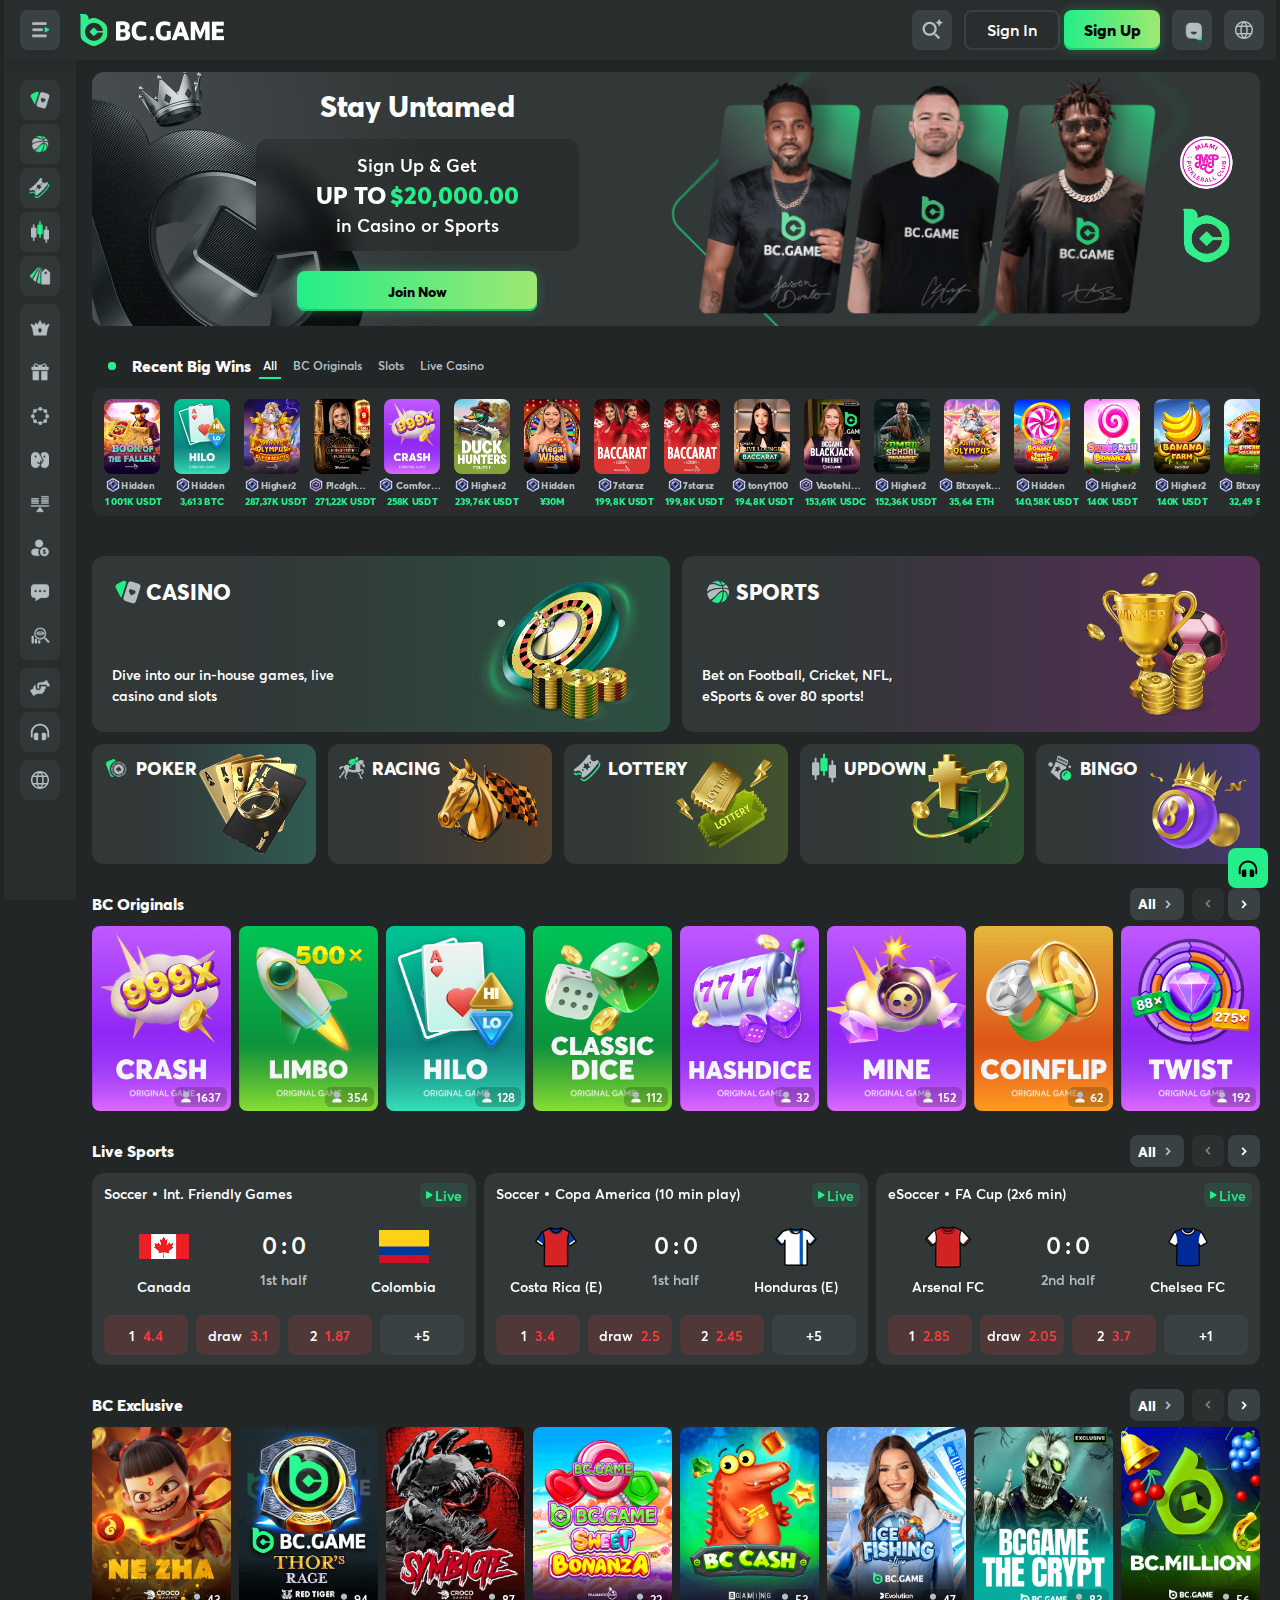
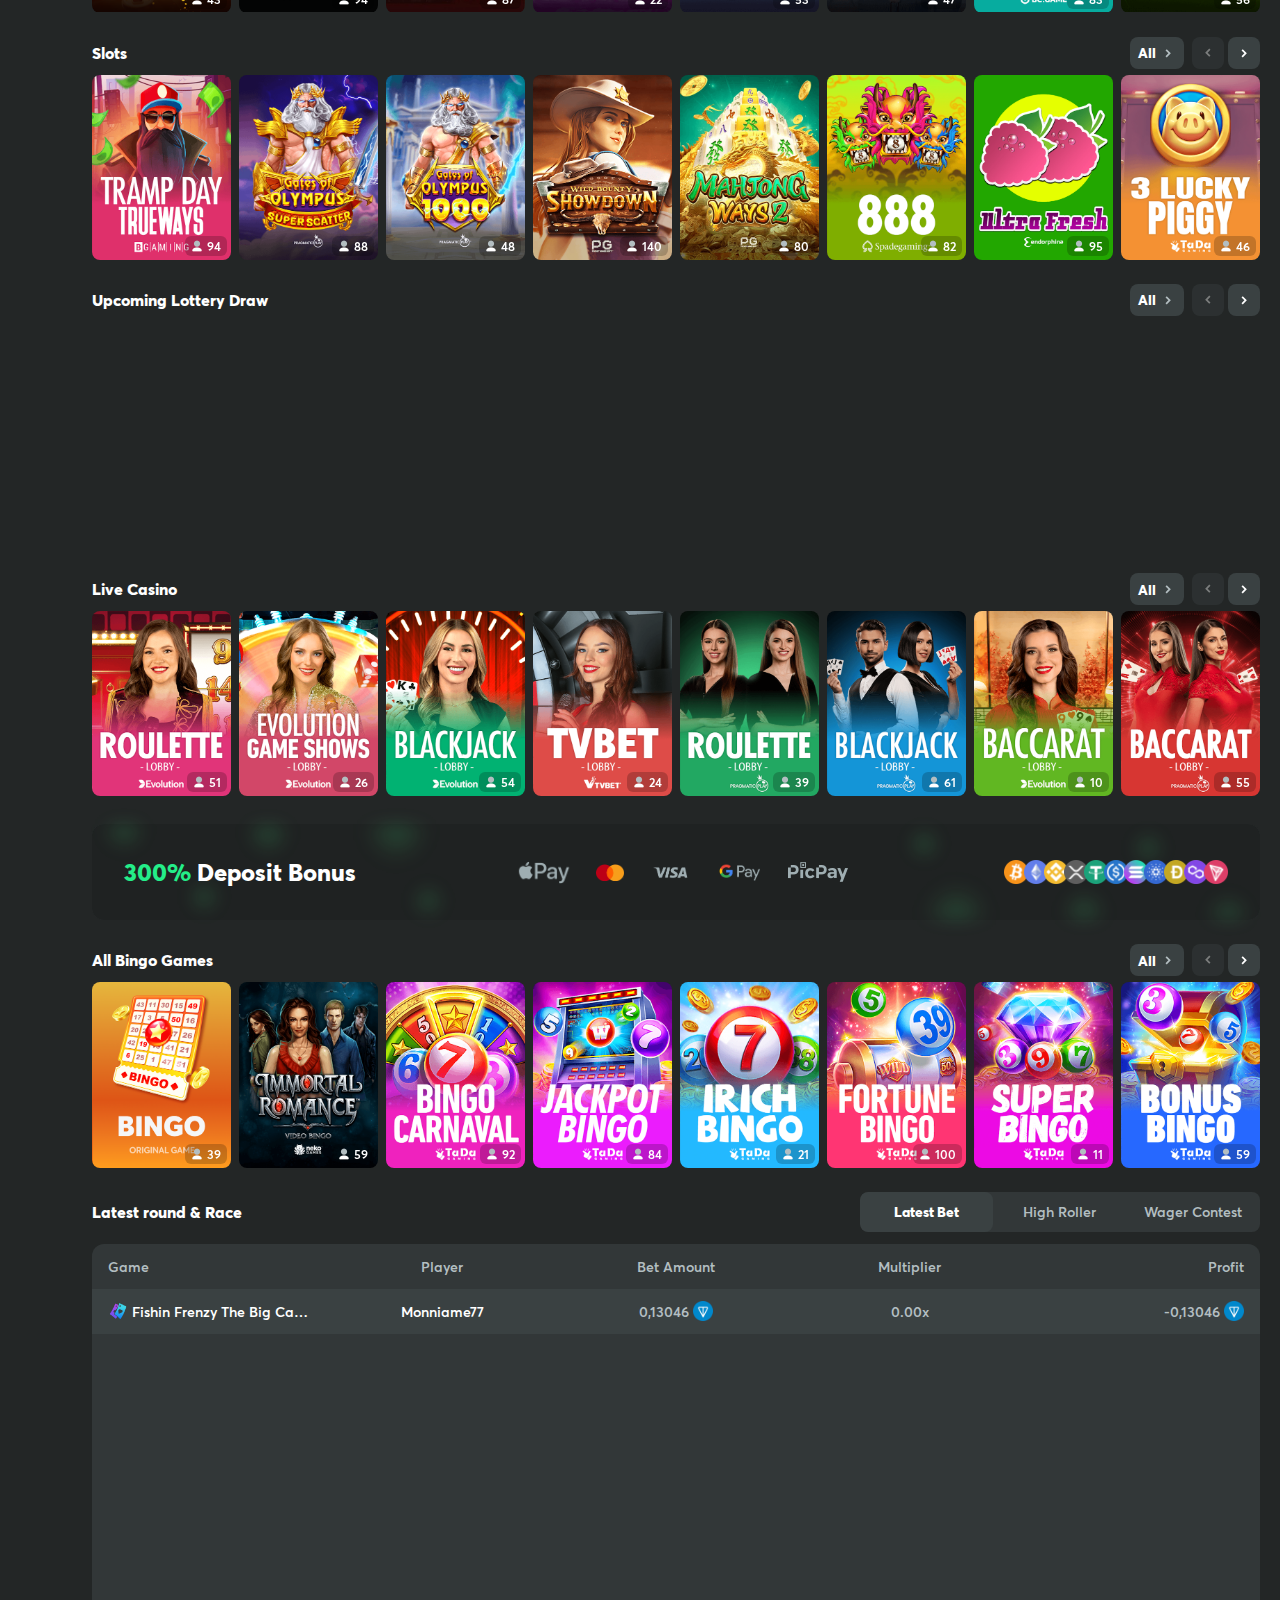
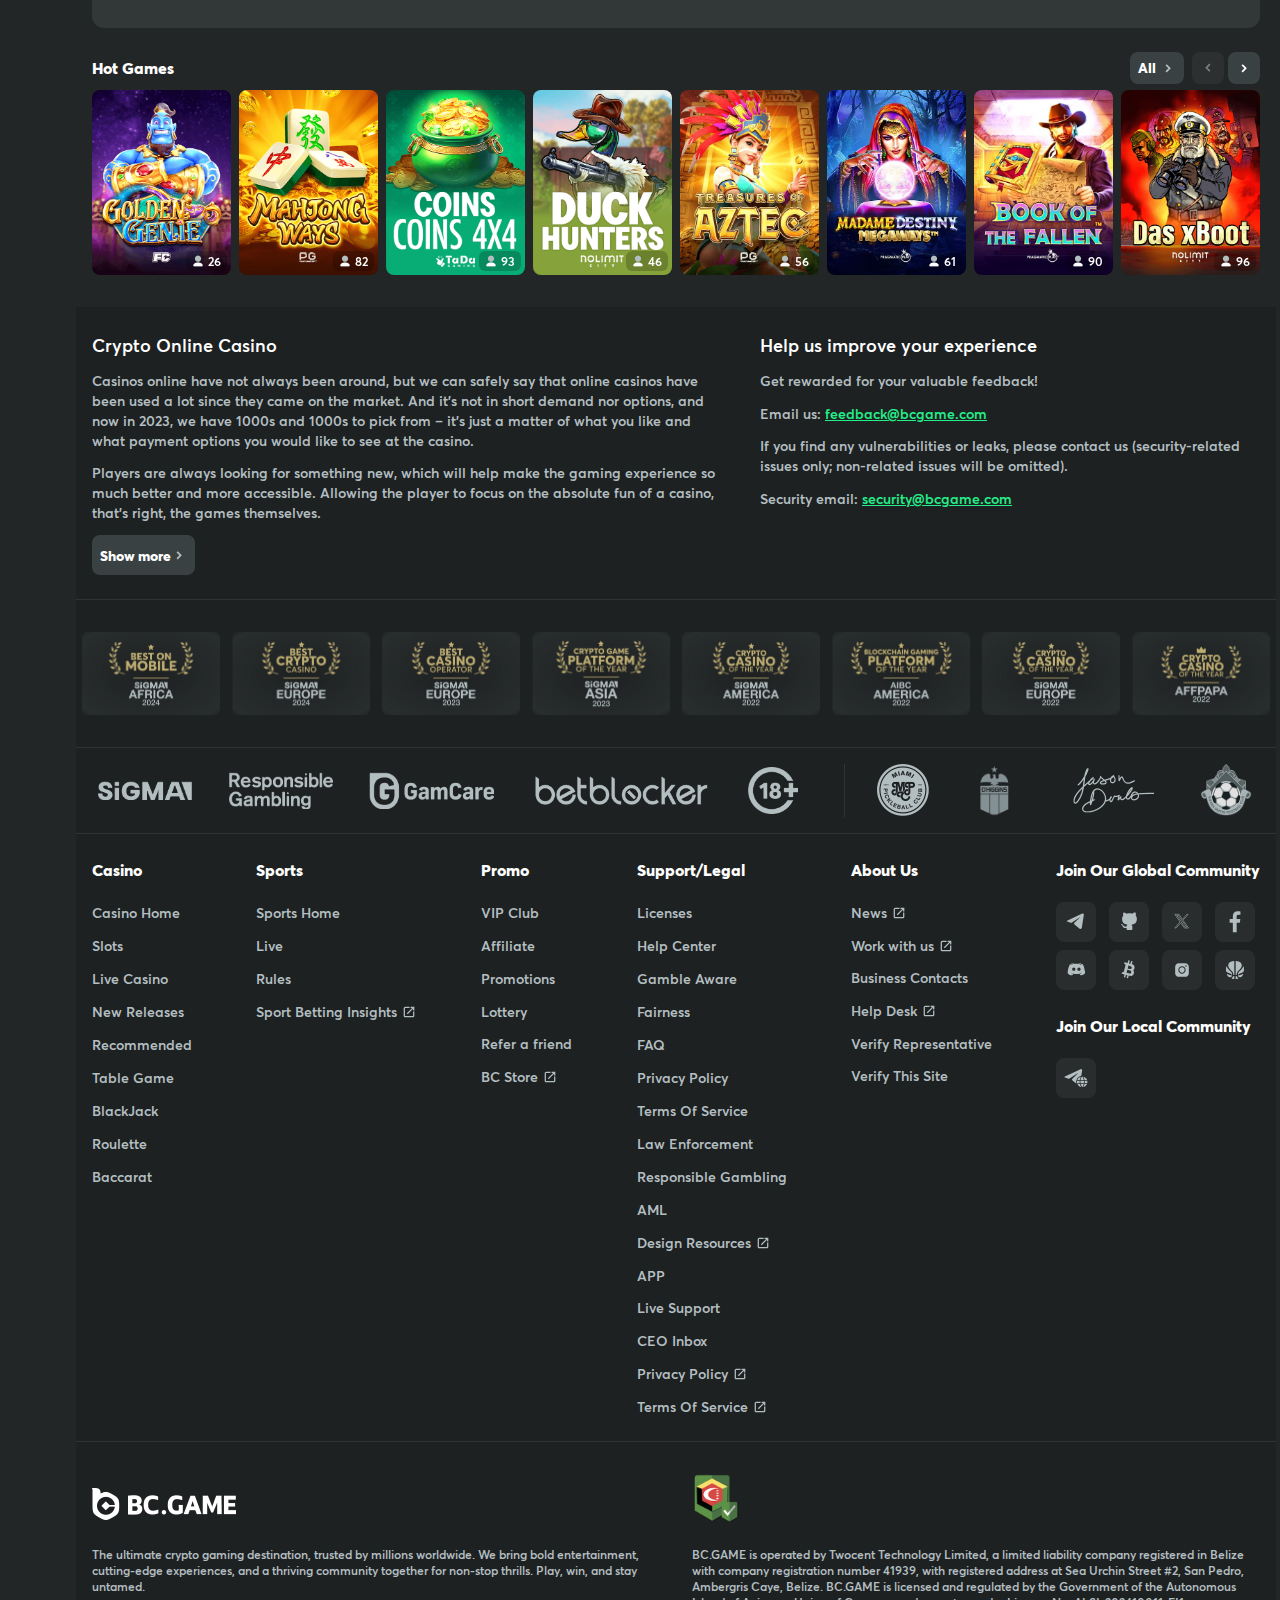
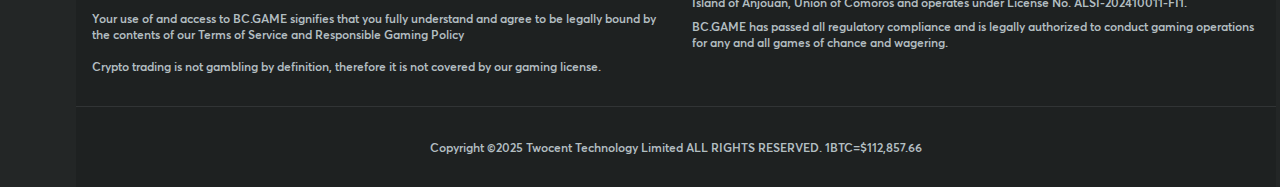
<file: index.html>
<!DOCTYPE html>
<html lang="en" class="dark win32 pc scroll-bar" style="font-size: 16px;" data-scrapbook-source="https://bc.game/" data-scrapbook-create="20251015010610696" data-scrapbook-title="BC.GAME: Crypto Casino Games &amp; Casino Slot Games - Crypto Gambling"><head><meta charset="UTF-8"><meta name="viewport" content="width=device-width,minimum-scale=1,maximum-scale=1,user-scalable=no,initial-scale=1,viewport-fit=cover"><meta name="theme-color" content="#232626"><meta name="apple-mobile-web-app-capable" content="yes"><meta name="mobile-web-app-capable" content="yes"><meta name="apple-mobile-web-app-status-bar-style" content="black-translucent"><meta name="apple-mobile-web-app-title" content="BC.GAME"><meta name="format-detection" content="telephone=no,email=no"><meta http-equiv="X-UA-Compatible" content="IE=edge"><meta name="build-time" content="1760149388189"><style>body{background-color:#f4f4f4}#start-up{width:11rem;height:11rem;background-image:url("");background-size:contain;position:fixed;left:50%;top:50%;margin:-5.5rem 0 0 -5.5rem}.dark #start-up{background-image:url("")}.dark body{background-color:#232626}#start-up.festival{background-image:url("")}.dark #start-up.festival{background-image:url("")}</style><link rel="manifest" href="https://bc.game/manifest.webmanifest"><link rel="stylesheet" href="Application-BY0BTHEC.css"><link rel="canonical" href="https://bc.game/"><link rel="icon" href="favicon.ico"><link rel="icon" sizes="32x32" href="favicon-32x32.png"><link rel="icon" sizes="16x16" href="favicon-16x16.png"><link rel="apple-touch-icon" sizes="180x180" href="https://bc.game/substation/bc/favicon/apple-touch-icon.png"><meta name="google-site-verification" content="X4Qt1WVSNQq-oYZqpSlLxjhLmMXto-Fvzg67xe076Fo"><link rel="alternate" hreflang="x-default" href="https://bc.game/"><link rel="alternate" hreflang="en-IN" href="https://bc.game/en-IN/"><link rel="alternate" hreflang="vi" href="https://bc.game/vi/"><link rel="alternate" hreflang="id" href="https://bc.game/id/"><link rel="alternate" hreflang="ja" href="https://bc.game/ja/"><link rel="alternate" hreflang="ko" href="https://bc.game/ko/">
  <link rel="alternate" hreflang="fr" href="https://bc.game/fr/"><link rel="alternate" hreflang="es" href="https://bc.game/es/">
  <link rel="alternate" hreflang="es-MX" href="https://bc.game/es-MX/"><link rel="alternate" hreflang="tl" href="https://bc.game/fil/"><link rel="alternate" hreflang="ar" href="https://bc.game/ar/"><link rel="alternate" hreflang="hi" href="https://bc.game/hi/"><link rel="alternate" hreflang="tr" href="https://bc.game/tr/"><link rel="alternate" hreflang="fa" href="https://bc.game/fa/"><link rel="alternate" hreflang="pt" href="https://bc.game/pt/"><link rel="alternate" hreflang="ru" href="https://bc.game/ru/"><link rel="alternate" hreflang="de" href="https://bc.game/de/"><link rel="alternate" hreflang="th" href="https://bc.game/th/"><link rel="alternate" hreflang="fi" href="https://bc.game/fi/"><link rel="alternate" hreflang="pl" href="https://bc.game/pl/"><link rel="alternate" hreflang="it" href="https://bc.game/it/"><link rel="alternate" hreflang="my" href="https://bc.game/my/"><link rel="alternate" hreflang="ur" href="https://bc.game/ur/"><link rel="alternate" hreflang="uk" href="https://bc.game/uk/"><link rel="alternate" hreflang="ms" href="https://bc.game/ms/"><link rel="alternate" hreflang="bn" href="https://bc.game/bn/"><link rel="alternate" hreflang="mr" href="https://bc.game/mr/"><link rel="alternate" hreflang="ta" href="https://bc.game/ta/"><link rel="alternate" hreflang="te" href="https://bc.game/te/"><link rel="alternate" hreflang="zh-TW" href="https://bc.game/zh-TW/"><link rel="alternate" hreflang="zh-CN" href="https://bc.game/zh-CN/"><link rel="alternate" hreflang="hy" href="https://bc.game/hy/"><link rel="stylesheet" href="index-CYE8ASQ5.css"><meta property="og:title" content="BC.GAME: Crypto Casino Games &amp; Casino Slot Games - Crypto Gambling"><meta property="og:description" content="Best Crypto Casino.Biggest crypto crash game.Provably fair &amp; Live dealer.10000 slot games.Unique bonus &amp; free lucky spins.BTC,ETH,DOGE,TRX,XRP,UNI,defi tokens supported fast withdrawals and Profitable vault."><meta property="og:image" content="https://bc.game/share_image.jpg"><meta property="og:type" content="product"><meta property="og:url" content="https://bc.game"><meta name="twitter:card" content="summary_large_image"><title>BC.GAME: Crypto Casino Games &amp; Casino Slot Games - Crypto Gambling</title><meta name="keywords" content="Crypto Casino Games, Bitcoin Crash Game, Bitcoin Gambling Games, Crypto Games, BC Game, Bcgame, Crypto Gambling Games, Play Live Casino Online Free, Best Crypto Casino Games, Best Crypto Games, Online Crypto Casino Games, Online Blockchain Games, Online Casino Slot Games"><meta name="description" content="Best Crypto Casino.Biggest crypto crash game.Provably fair &amp; Live dealer.10000 slot games.Unique bonus &amp; free lucky spins.BTC,ETH,DOGE,TRX,XRP,UNI,defi tokens supported fast withdrawals and Profitable vault."><link rel="stylesheet" href="OriginalsGames-BZDos-w4.css"><link rel="stylesheet" href="Layout-d96f476d.css"></head><body class="explore-close side-fold chat-fold"><noscript>You need to enable JavaScript to run this app.</noscript><noscript><iframe src="index_3.html" height="0" width="0" style="display:none;visibility:hidden"></iframe></noscript><div id="root"><div id="page-content" class="relative z-10 w-full px-4 mx-auto max-w-[1248px]"><div class=""><div class="banner-bg relative -mx-4 -mt-4 pt-sh sm:mx-0 sm:mt-0 sm:pt-0"><div class="relative mx-4 aspect-[1.7] overflow-hidden rounded-xl bg-layer4 bg-cover bg-repeat-x sm:mx-0 sm:aspect-[4.6]" style="background-image: linear-gradient(261deg, rgb(50, 55, 56) 70.44%, rgb(96, 104, 105) 128.85%);"><img class="absolute -right-3 bottom-0 h-full lg:right-0 lg:h-full" src="banner-DdSPdS9B.png"><img class="absolute right-[2%] top-[50%] w-[5.3%] translate-y-[-50%] rounded-lg" src="icon.png"><img class="absolute -left-18 -top-4 hidden sm:block" width="354" height="360" src="banner_logo.png"><div class="absolute left-3 top-0 flex h-full origin-top flex-col py-4 sm:left-[14%] sm:top-[6%] sm:h-auto sm:items-center sm:py-0 sm:text-center" style="transform: scale(1);"><p class="text-2xl font-extrabold text-primary sm:text-3xl">Stay Untamed</p><div class="rounded-xl p-0 text-lg font-semibold sm:mt-4 sm:px-15 sm:py-3 sm:backdrop-blur-md sm:bg-[rgba(0,0,0,0.15)]"><div class="text-base font-semibold sm:text-lg">Sign Up &amp; Get</div><span class="text-xl font-extrabold sm:mt-1 sm:text-2xl">UP TO</span><span class="ml-1 bg-clip-text text-xl font-extrabold text-brand sm:text-2xl">$20,000.00</span><div class="text-base font-semibold leading-none sm:text-lg">in Casino or Sports</div></div><button class="button button-brand button-m mt-auto h-10 w-28 border-[2px] border-solid border-white_alpha20 sm:mt-5 sm:w-60 sm:border-none" type="button">Join Now</button></div></div><div class="px-4 sm:px-0"></div>
<div class="max-sm:mx-4"></div>
<div class="mt-2 flex items-center mb-1.5 sm:mt-6 h-8"><div class="flex items-center text-base font-extrabold text-primary"><div class="relative mr-2 h-2 w-2 mx-4"><div class="absolute left-0 top-0 h-full w-full rounded-full bg-success z-10"></div><div class="absolute left-0 top-0 h-full w-full rounded-full bg-success animate-ping"></div></div><div>Recent Big Wins</div><div class="ml-2 hidden gap-2 lg:!flex"><button class="button button-m h-auto flex-1 whitespace-nowrap p-1 text-xs center rounded-none border-b-2 font-semibold text-primary border-b-brand" type="button">All</button><button class="button button-m h-auto flex-1 whitespace-nowrap p-1 text-xs center rounded-none border-b-2 font-normal text-secondary border-b-transparent" type="button">BC Originals</button><button class="button button-m h-auto flex-1 whitespace-nowrap p-1 text-xs center rounded-none border-b-2 font-normal text-secondary border-b-transparent" type="button">Slots</button><button class="button button-m h-auto flex-1 whitespace-nowrap p-1 text-xs center rounded-none border-b-2 font-normal text-secondary border-b-transparent" type="button">Live Casino</button></div></div><span class="ml-auto"></span></div><div class="overflow-hidden px-4 sm:rounded-xl sm:bg-layer3 sm:px-3"><div class="recent-big-win inline-flex items-center gap-3 sm:gap-3.5"><a href="https://bc.game/game-detail/1845430950010447172" class="sm:w-13 flex flex-none flex-col items-center text-xs h-28 w-14 hover:opacity-80 sm:h-[106px] inactive" link=""><div class="relative mb-1 w-full rounded-lg pt-[133%]"><img src="3217322887.jpg" class="absolute left-0 top-0 w-full rounded-lg"></div><div class="w-[118%]"><div class="flex items-center justify-center font-extrabold text-secondary"><img class="size-[0.875rem]" src="badge-diamond.png"><span class="ellipsis -ml-0.5 text-xxs">Hidden</span></div><div class="whitespace-nowrap text-center font-extrabold text-brand text-nowrap text-xxs">1&nbsp;001K USDT</div></div></a><a href="https://bc.game/game-detail/1845504918793337924" class="sm:w-13 flex flex-none flex-col items-center text-xs h-28 w-14 hover:opacity-80 sm:h-[106px] inactive" link=""><div class="relative mb-1 w-full rounded-lg pt-[133%]"><img src="77c44ba672.png" class="absolute left-0 top-0 w-full rounded-lg"></div><div class="w-[118%]"><div class="flex items-center justify-center font-extrabold text-secondary"><img class="size-[0.875rem]" src="badge-diamond.png"><span class="ellipsis -ml-0.5 text-xxs">Hidden</span></div><div class="whitespace-nowrap text-center font-extrabold text-brand text-nowrap text-xxs">3,613 BTC</div></div></a><a href="https://bc.game/game-detail/1845732932335874630" class="sm:w-13 flex flex-none flex-col items-center text-xs h-28 w-14 hover:opacity-80 sm:h-[106px] inactive" link=""><div class="relative mb-1 w-full rounded-lg pt-[133%]"><img src="5314994f7d.png" class="absolute left-0 top-0 w-full rounded-lg"></div><div class="w-[118%]"><div class="flex items-center justify-center font-extrabold text-secondary"><img class="size-[0.875rem]" src="badge-diamond.png"><span class="ellipsis -ml-0.5 text-xxs">Higher2</span></div><div class="whitespace-nowrap text-center font-extrabold text-brand text-nowrap text-xxs">287,37K USDT</div></div></a><a href="https://bc.game/game-detail/1845881184438130500" class="sm:w-13 flex flex-none flex-col items-center text-xs h-28 w-14 hover:opacity-80 sm:h-[106px] inactive" link=""><div class="relative mb-1 w-full rounded-lg pt-[133%]"><img src="97e458b32f.png" class="absolute left-0 top-0 w-full rounded-lg"></div><div class="w-[118%]"><div class="flex items-center justify-center font-extrabold text-secondary"><img class="size-[0.875rem]" src="badge-platinum.png"><span class="ellipsis -ml-0.5 text-xxs">Plcdghvyqxcc</span></div><div class="whitespace-nowrap text-center font-extrabold text-brand text-nowrap text-xxs">271,22K USDT</div></div></a><a href="https://bc.game/game-detail/1845906014574154560" class="sm:w-13 flex flex-none flex-col items-center text-xs h-28 w-14 hover:opacity-80 sm:h-[106px] inactive" link=""><div class="relative mb-1 w-full rounded-lg pt-[133%]"><img src="78b232954e.png" class="absolute left-0 top-0 w-full rounded-lg"></div><div class="w-[118%]"><div class="flex items-center justify-center font-extrabold text-secondary"><img class="size-[0.875rem]" src="badge-diamond.png"><span class="ellipsis -ml-0.5 text-xxs">Comfortablytorn</span></div><div class="whitespace-nowrap text-center font-extrabold text-brand text-nowrap text-xxs">258K USDT</div></div></a><a href="https://bc.game/game-detail/1845730875461100356" class="sm:w-13 flex flex-none flex-col items-center text-xs h-28 w-14 hover:opacity-80 sm:h-[106px] inactive" link=""><div class="relative mb-1 w-full rounded-lg pt-[133%]"><img src="c5235e23d9.png" class="absolute left-0 top-0 w-full rounded-lg"></div><div class="w-[118%]"><div class="flex items-center justify-center font-extrabold text-secondary"><img class="size-[0.875rem]" src="badge-diamond.png"><span class="ellipsis -ml-0.5 text-xxs">Higher2</span></div>
  <div class="whitespace-nowrap text-center font-extrabold text-brand text-nowrap text-xxs">239,76K USDT</div></div></a><a href="https://bc.game/game-detail/1845672999156015684" class="sm:w-13 flex flex-none flex-col items-center text-xs h-28 w-14 hover:opacity-80 sm:h-[106px] inactive" link=""><div class="relative mb-1 w-full rounded-lg pt-[133%]"><img src="1d4748c6ec.png" class="absolute left-0 top-0 w-full rounded-lg"></div><div class="w-[118%]"><div class="flex items-center justify-center font-extrabold text-secondary"><img class="size-[0.875rem]" src="badge-diamond.png"><span class="ellipsis -ml-0.5 text-xxs">Hidden</span></div><div class="whitespace-nowrap text-center font-extrabold text-brand text-nowrap text-xxs">¥30M</div></div></a><a href="https://bc.game/game-detail/1845970315976105286" class="sm:w-13 flex flex-none flex-col items-center text-xs h-28 w-14 hover:opacity-80 sm:h-[106px] inactive" link=""><div class="relative mb-1 w-full rounded-lg pt-[133%]"><img src="b0f3e70162.png" class="absolute left-0 top-0 w-full rounded-lg"></div><div class="w-[118%]"><div class="flex items-center justify-center font-extrabold text-secondary"><img class="size-[0.875rem]" src="badge-diamond.png"><span class="ellipsis -ml-0.5 text-xxs">7starsz</span></div><div class="whitespace-nowrap text-center font-extrabold text-brand text-nowrap text-xxs">199,8K USDT</div></div></a><a href="https://bc.game/game-detail/1845934700372045891" class="sm:w-13 flex flex-none flex-col items-center text-xs h-28 w-14 hover:opacity-80 sm:h-[106px] inactive" link=""><div class="relative mb-1 w-full rounded-lg pt-[133%]"><img src="b0f3e70162.png" class="absolute left-0 top-0 w-full rounded-lg"></div><div class="w-[118%]"><div class="flex items-center justify-center font-extrabold text-secondary"><img class="size-[0.875rem]" src="badge-diamond.png"><span class="ellipsis -ml-0.5 text-xxs">7starsz</span></div><div class="whitespace-nowrap text-center font-extrabold text-brand text-nowrap text-xxs">199,8K USDT</div></div></a><a href="https://bc.game/game-detail/1845772962150095684" class="sm:w-13 flex flex-none flex-col items-center text-xs h-28 w-14 hover:opacity-80 sm:h-[106px] inactive" link=""><div class="relative mb-1 w-full rounded-lg pt-[133%]"><img src="3660abce4d.png" class="absolute left-0 top-0 w-full rounded-lg"></div><div class="w-[118%]"><div class="flex items-center justify-center font-extrabold text-secondary"><img class="size-[0.875rem]" src="badge-diamond.png"><span class="ellipsis -ml-0.5 text-xxs">tony1100</span></div><div class="whitespace-nowrap text-center font-extrabold text-brand text-nowrap text-xxs">194,8K USDT</div></div></a><a href="https://bc.game/game-detail/1845641851208853059" class="sm:w-13 flex flex-none flex-col items-center text-xs h-28 w-14 hover:opacity-80 sm:h-[106px] inactive" link=""><div class="relative mb-1 w-full rounded-lg pt-[133%]"><img src="11432132ed.png" class="absolute left-0 top-0 w-full rounded-lg"></div><div class="w-[118%]"><div class="flex items-center justify-center font-extrabold text-secondary"><img class="size-[0.875rem]" src="badge-platinum.png"><span class="ellipsis -ml-0.5 text-xxs">Vaotehitoxcc</span></div><div class="whitespace-nowrap text-center font-extrabold text-brand text-nowrap text-xxs">153,61K USDC</div></div></a><a href="https://bc.game/game-detail/1845718377076296518" class="sm:w-13 flex flex-none flex-col items-center text-xs h-28 w-14 hover:opacity-80 sm:h-[106px] inactive" link=""><div class="relative mb-1 w-full rounded-lg pt-[133%]"><img src="a1b98b6559.png" class="absolute left-0 top-0 w-full rounded-lg"></div><div class="w-[118%]"><div class="flex items-center justify-center font-extrabold text-secondary"><img class="size-[0.875rem]" src="badge-diamond.png"><span class="ellipsis -ml-0.5 text-xxs">Higher2</span></div><div class="whitespace-nowrap text-center font-extrabold text-brand text-nowrap text-xxs">152,36K USDT</div></div></a><a href="https://bc.game/game-detail/1845423109067823939" class="sm:w-13 flex flex-none flex-col items-center text-xs h-28 w-14 hover:opacity-80 sm:h-[106px] inactive" link=""><div class="relative mb-1 w-full rounded-lg pt-[133%]"><img src="446c7ecc52.jpg" class="absolute left-0 top-0 w-full rounded-lg"></div><div class="w-[118%]"><div class="flex items-center justify-center font-extrabold text-secondary"><img class="size-[0.875rem]" src="badge-diamond.png"><span class="ellipsis -ml-0.5 text-xxs">Btxsyekheucc</span></div><div class="whitespace-nowrap text-center font-extrabold text-brand text-nowrap text-xxs">35,64 ETH</div></div></a><a href="https://bc.game/game-detail/1845952268443098436" class="sm:w-13 flex flex-none flex-col items-center text-xs h-28 w-14 hover:opacity-80 sm:h-[106px] inactive" link=""><div class="relative mb-1 w-full rounded-lg pt-[133%]"><img src="aa0897d222.png" class="absolute left-0 top-0 w-full rounded-lg"></div><div class="w-[118%]"><div class="flex items-center justify-center font-extrabold text-secondary"><img class="size-[0.875rem]" src="badge-diamond.png"><span class="ellipsis -ml-0.5 text-xxs">Hidden</span></div><div class="whitespace-nowrap text-center font-extrabold text-brand text-nowrap text-xxs">140,58K USDT</div></div></a><a href="https://bc.game/game-detail/1845508023004897350" class="sm:w-13 flex flex-none flex-col items-center text-xs h-28 w-14 hover:opacity-80 sm:h-[106px] inactive" link=""><div class="relative mb-1 w-full rounded-lg pt-[133%]"><img src="f1b3aa53d7.png" class="absolute left-0 top-0 w-full rounded-lg"></div><div class="w-[118%]"><div class="flex items-center justify-center font-extrabold text-secondary"><img class="size-[0.875rem]" src="badge-diamond.png"><span class="ellipsis -ml-0.5 text-xxs">Higher2</span></div><div class="whitespace-nowrap text-center font-extrabold text-brand text-nowrap text-xxs">140K USDT</div></div></a><a href="https://bc.game/game-detail/1845506749019669830" class="sm:w-13 flex flex-none flex-col items-center text-xs h-28 w-14 hover:opacity-80 sm:h-[106px] inactive" link=""><div class="relative mb-1 w-full rounded-lg pt-[133%]"><img src="558c4522f4.png" class="absolute left-0 top-0 w-full rounded-lg"></div><div class="w-[118%]"><div class="flex items-center justify-center font-extrabold text-secondary"><img class="size-[0.875rem]" src="badge-diamond.png"><span class="ellipsis -ml-0.5 text-xxs">Higher2</span></div><div class="whitespace-nowrap text-center font-extrabold text-brand text-nowrap text-xxs">140K USDT</div></div></a><a href="https://bc.game/game-detail/1845456060068796996" class="sm:w-13 flex flex-none flex-col items-center text-xs h-28 w-14 hover:opacity-80 sm:h-[106px] inactive" link=""><div class="relative mb-1 w-full rounded-lg pt-[133%]"><img src="3762_The%20Dog%20House%20Megaways.png" class="absolute left-0 top-0 w-full rounded-lg"></div><div class="w-[118%]"><div class="flex items-center justify-center font-extrabold text-secondary"><img class="size-[0.875rem]" src="badge-diamond.png"><span class="ellipsis -ml-0.5 text-xxs">Btxsyekheucc</span></div><div class="whitespace-nowrap text-center font-extrabold text-brand text-nowrap text-xxs">32,49 ETH</div></div></a><a href="https://bc.game/game-detail/1845797315616035140" class="sm:w-13 flex flex-none flex-col items-center text-xs h-28 w-14 hover:opacity-80 sm:h-[106px] inactive" link=""><div class="relative mb-1 w-full rounded-lg pt-[133%]"><img src="636f38c739.png" class="absolute left-0 top-0 w-full rounded-lg"></div><div class="w-[118%]"><div class="flex items-center justify-center font-extrabold text-secondary"><img class="size-[0.875rem]" src="badge-diamond.png"><span class="ellipsis -ml-0.5 text-xxs">Higher2</span></div><div class="whitespace-nowrap text-center font-extrabold text-brand text-nowrap text-xxs">131,04K USDT</div></div></a><a href="https://bc.game/game-detail/1845595745470849860" class="sm:w-13 flex flex-none flex-col items-center text-xs h-28 w-14 hover:opacity-80 sm:h-[106px] inactive" link=""><div class="relative mb-1 w-full rounded-lg pt-[133%]"><img src="2e351b2773.png" class="absolute left-0 top-0 w-full rounded-lg"></div><div class="w-[118%]"><div class="flex items-center justify-center font-extrabold text-secondary"><img class="size-[0.875rem]" src="badge-diamond.png"><span class="ellipsis -ml-0.5 text-xxs">Hidden</span></div><div class="whitespace-nowrap text-center font-extrabold text-brand text-nowrap text-xxs">31,33 ETH</div></div></a><a href="https://bc.game/game-detail/1845958538086536259" class="sm:w-13 flex flex-none flex-col items-center text-xs h-28 w-14 hover:opacity-80 sm:h-[106px] inactive" link=""><div class="relative mb-1 w-full rounded-lg pt-[133%]"><img src="a7084f47f7.png.jpg" class="absolute left-0 top-0 w-full rounded-lg"></div><div class="w-[118%]"><div class="flex items-center justify-center font-extrabold text-secondary"><img class="size-[0.875rem]" src="badge-diamond.png"><span class="ellipsis -ml-0.5 text-xxs">7starsz</span></div><div class="whitespace-nowrap text-center font-extrabold text-brand text-nowrap text-xxs">120,77K USDT</div></div></a><a href="https://bc.game/game-detail/1845430950010447172" class="sm:w-13 flex flex-none flex-col items-center text-xs h-28 w-14 hover:opacity-80 sm:h-[106px] inactive" link=""><div class="relative mb-1 w-full rounded-lg pt-[133%]"><img src="3217322887.jpg" class="absolute left-0 top-0 w-full rounded-lg"></div><div class="w-[118%]"><div class="flex items-center justify-center font-extrabold text-secondary"><img class="size-[0.875rem]" src="badge-diamond.png"><span class="ellipsis -ml-0.5 text-xxs">Hidden</span></div><div class="whitespace-nowrap text-center font-extrabold text-brand text-nowrap text-xxs">1&nbsp;001K USDT</div></div></a><a href="https://bc.game/game-detail/1845504918793337924" class="sm:w-13 flex flex-none flex-col items-center text-xs h-28 w-14 hover:opacity-80 sm:h-[106px] inactive" link=""><div class="relative mb-1 w-full rounded-lg pt-[133%]"><img src="77c44ba672.png" class="absolute left-0 top-0 w-full rounded-lg"></div><div class="w-[118%]"><div class="flex items-center justify-center font-extrabold text-secondary"><img class="size-[0.875rem]" src="badge-diamond.png"><span class="ellipsis -ml-0.5 text-xxs">Hidden</span></div><div class="whitespace-nowrap text-center font-extrabold text-brand text-nowrap text-xxs">3,613 BTC</div></div></a><a href="https://bc.game/game-detail/1845732932335874630" class="sm:w-13 flex flex-none flex-col items-center text-xs h-28 w-14 hover:opacity-80 sm:h-[106px] inactive" link=""><div class="relative mb-1 w-full rounded-lg pt-[133%]"><img src="5314994f7d.png" class="absolute left-0 top-0 w-full rounded-lg"></div><div class="w-[118%]"><div class="flex items-center justify-center font-extrabold text-secondary"><img class="size-[0.875rem]" src="badge-diamond.png"><span class="ellipsis -ml-0.5 text-xxs">Higher2</span></div><div class="whitespace-nowrap text-center font-extrabold text-brand text-nowrap text-xxs">287,37K USDT</div></div></a><a href="https://bc.game/game-detail/1845881184438130500" class="sm:w-13 flex flex-none flex-col items-center text-xs h-28 w-14 hover:opacity-80 sm:h-[106px] inactive" link=""><div class="relative mb-1 w-full rounded-lg pt-[133%]"><img src="97e458b32f.png" class="absolute left-0 top-0 w-full rounded-lg"></div><div class="w-[118%]"><div class="flex items-center justify-center font-extrabold text-secondary"><img class="size-[0.875rem]" src="badge-platinum.png"><span class="ellipsis -ml-0.5 text-xxs">Plcdghvyqxcc</span></div><div class="whitespace-nowrap text-center font-extrabold text-brand text-nowrap text-xxs">271,22K USDT</div></div></a><a href="https://bc.game/game-detail/1845906014574154560" class="sm:w-13 flex flex-none flex-col items-center text-xs h-28 w-14 hover:opacity-80 sm:h-[106px] inactive" link=""><div class="relative mb-1 w-full rounded-lg pt-[133%]"><img src="78b232954e.png" class="absolute left-0 top-0 w-full rounded-lg"></div><div class="w-[118%]"><div class="flex items-center justify-center font-extrabold text-secondary"><img class="size-[0.875rem]" src="badge-diamond.png"><span class="ellipsis -ml-0.5 text-xxs">Comfortablytorn</span></div><div class="whitespace-nowrap text-center font-extrabold text-brand text-nowrap text-xxs">258K USDT</div></div></a><a href="https://bc.game/game-detail/1845730875461100356" class="sm:w-13 flex flex-none flex-col items-center text-xs h-28 w-14 hover:opacity-80 sm:h-[106px] inactive" link=""><div class="relative mb-1 w-full rounded-lg pt-[133%]"><img src="c5235e23d9.png" class="absolute left-0 top-0 w-full rounded-lg"></div><div class="w-[118%]"><div class="flex items-center justify-center font-extrabold text-secondary"><img class="size-[0.875rem]" src="badge-diamond.png"><span class="ellipsis -ml-0.5 text-xxs">Higher2</span></div><div class="whitespace-nowrap text-center font-extrabold text-brand text-nowrap text-xxs">239,76K USDT</div></div></a><a href="https://bc.game/game-detail/1845672999156015684" class="sm:w-13 flex flex-none flex-col items-center text-xs h-28 w-14 hover:opacity-80 sm:h-[106px] inactive" link=""><div class="relative mb-1 w-full rounded-lg pt-[133%]"><img src="1d4748c6ec.png" class="absolute left-0 top-0 w-full rounded-lg"></div><div class="w-[118%]"><div class="flex items-center justify-center font-extrabold text-secondary"><img class="size-[0.875rem]" src="badge-diamond.png"><span class="ellipsis -ml-0.5 text-xxs">Hidden</span></div><div class="whitespace-nowrap text-center font-extrabold text-brand text-nowrap text-xxs">¥30M</div></div></a><a href="https://bc.game/game-detail/1845970315976105286" class="sm:w-13 flex flex-none flex-col items-center text-xs h-28 w-14 hover:opacity-80 sm:h-[106px] inactive" link=""><div class="relative mb-1 w-full rounded-lg pt-[133%]"><img src="b0f3e70162.png" class="absolute left-0 top-0 w-full rounded-lg"></div><div class="w-[118%]"><div class="flex items-center justify-center font-extrabold text-secondary"><img class="size-[0.875rem]" src="badge-diamond.png"><span class="ellipsis -ml-0.5 text-xxs">7starsz</span></div><div class="whitespace-nowrap text-center font-extrabold text-brand text-nowrap text-xxs">199,8K USDT</div></div></a><a href="https://bc.game/game-detail/1845934700372045891" class="sm:w-13 flex flex-none flex-col items-center text-xs h-28 w-14 hover:opacity-80 sm:h-[106px] inactive" link=""><div class="relative mb-1 w-full rounded-lg pt-[133%]"><img src="b0f3e70162.png" class="absolute left-0 top-0 w-full rounded-lg"></div><div class="w-[118%]"><div class="flex items-center justify-center font-extrabold text-secondary"><img class="size-[0.875rem]" src="badge-diamond.png"><span class="ellipsis -ml-0.5 text-xxs">7starsz</span></div><div class="whitespace-nowrap text-center font-extrabold text-brand text-nowrap text-xxs">199,8K USDT</div></div></a><a href="https://bc.game/game-detail/1845772962150095684" class="sm:w-13 flex flex-none flex-col items-center text-xs h-28 w-14 hover:opacity-80 sm:h-[106px] inactive" link=""><div class="relative mb-1 w-full rounded-lg pt-[133%]"><img src="3660abce4d.png" class="absolute left-0 top-0 w-full rounded-lg"></div><div class="w-[118%]"><div class="flex items-center justify-center font-extrabold text-secondary"><img class="size-[0.875rem]" src="badge-diamond.png"><span class="ellipsis -ml-0.5 text-xxs">tony1100</span></div><div class="whitespace-nowrap text-center font-extrabold text-brand text-nowrap text-xxs">194,8K USDT</div></div></a><a href="https://bc.game/game-detail/1845641851208853059" class="sm:w-13 flex flex-none flex-col items-center text-xs h-28 w-14 hover:opacity-80 sm:h-[106px] inactive" link=""><div class="relative mb-1 w-full rounded-lg pt-[133%]"><img src="11432132ed.png" class="absolute left-0 top-0 w-full rounded-lg"></div><div class="w-[118%]"><div class="flex items-center justify-center font-extrabold text-secondary"><img class="size-[0.875rem]" src="badge-platinum.png"><span class="ellipsis -ml-0.5 text-xxs">Vaotehitoxcc</span></div><div class="whitespace-nowrap text-center font-extrabold text-brand text-nowrap text-xxs">153,61K USDC</div></div></a><a href="https://bc.game/game-detail/1845718377076296518" class="sm:w-13 flex flex-none flex-col items-center text-xs h-28 w-14 hover:opacity-80 sm:h-[106px] inactive" link=""><div class="relative mb-1 w-full rounded-lg pt-[133%]"><img src="a1b98b6559.png" class="absolute left-0 top-0 w-full rounded-lg"></div><div class="w-[118%]"><div class="flex items-center justify-center font-extrabold text-secondary"><img class="size-[0.875rem]" src="badge-diamond.png"><span class="ellipsis -ml-0.5 text-xxs">Higher2</span></div><div class="whitespace-nowrap text-center font-extrabold text-brand text-nowrap text-xxs">152,36K USDT</div></div></a><a href="https://bc.game/game-detail/1845423109067823939" class="sm:w-13 flex flex-none flex-col items-center text-xs h-28 w-14 hover:opacity-80 sm:h-[106px] inactive" link=""><div class="relative mb-1 w-full rounded-lg pt-[133%]"><img src="446c7ecc52.jpg" class="absolute left-0 top-0 w-full rounded-lg"></div><div class="w-[118%]"><div class="flex items-center justify-center font-extrabold text-secondary"><img class="size-[0.875rem]" src="badge-diamond.png"><span class="ellipsis -ml-0.5 text-xxs">Btxsyekheucc</span></div><div class="whitespace-nowrap text-center font-extrabold text-brand text-nowrap text-xxs">35,64 ETH</div></div></a><a href="https://bc.game/game-detail/1845952268443098436" class="sm:w-13 flex flex-none flex-col items-center text-xs h-28 w-14 hover:opacity-80 sm:h-[106px] inactive" link=""><div class="relative mb-1 w-full rounded-lg pt-[133%]"><img src="aa0897d222.png" class="absolute left-0 top-0 w-full rounded-lg"></div><div class="w-[118%]"><div class="flex items-center justify-center font-extrabold text-secondary"><img class="size-[0.875rem]" src="badge-diamond.png"><span class="ellipsis -ml-0.5 text-xxs">Hidden</span></div><div class="whitespace-nowrap text-center font-extrabold text-brand text-nowrap text-xxs">140,58K USDT</div></div></a><a href="https://bc.game/game-detail/1845508023004897350" class="sm:w-13 flex flex-none flex-col items-center text-xs h-28 w-14 hover:opacity-80 sm:h-[106px] inactive" link=""><div class="relative mb-1 w-full rounded-lg pt-[133%]"><img src="f1b3aa53d7.png" class="absolute left-0 top-0 w-full rounded-lg"></div><div class="w-[118%]"><div class="flex items-center justify-center font-extrabold text-secondary"><img class="size-[0.875rem]" src="badge-diamond.png"><span class="ellipsis -ml-0.5 text-xxs">Higher2</span></div><div class="whitespace-nowrap text-center font-extrabold text-brand text-nowrap text-xxs">140K USDT</div></div></a><a href="https://bc.game/game-detail/1845506749019669830" class="sm:w-13 flex flex-none flex-col items-center text-xs h-28 w-14 hover:opacity-80 sm:h-[106px] inactive" link=""><div class="relative mb-1 w-full rounded-lg pt-[133%]"><img src="558c4522f4.png" class="absolute left-0 top-0 w-full rounded-lg"></div><div class="w-[118%]"><div class="flex items-center justify-center font-extrabold text-secondary"><img class="size-[0.875rem]" src="badge-diamond.png"><span class="ellipsis -ml-0.5 text-xxs">Higher2</span></div><div class="whitespace-nowrap text-center font-extrabold text-brand text-nowrap text-xxs">140K USDT</div></div></a><a href="https://bc.game/game-detail/1845456060068796996" class="sm:w-13 flex flex-none flex-col items-center text-xs h-28 w-14 hover:opacity-80 sm:h-[106px] inactive" link=""><div class="relative mb-1 w-full rounded-lg pt-[133%]"><img src="3762_The%20Dog%20House%20Megaways.png" class="absolute left-0 top-0 w-full rounded-lg"></div><div class="w-[118%]"><div class="flex items-center justify-center font-extrabold text-secondary"><img class="size-[0.875rem]" src="badge-diamond.png"><span class="ellipsis -ml-0.5 text-xxs">Btxsyekheucc</span></div><div class="whitespace-nowrap text-center font-extrabold text-brand text-nowrap text-xxs">32,49 ETH</div></div></a><div class="h-32 w-14"><div class="mt-2 h-18 rounded-lg bg-layer5 sm:bg-layer4"></div><div class="h-3 bg-layer5 mt-1 rounded sm:bg-layer4"></div><div class="h-4 rounded-md bg-layer5 mt-1 sm:bg-layer4"></div></div><div class="h-32 w-14"><div class="mt-2 h-18 rounded-lg bg-layer5 sm:bg-layer4"></div><div class="h-3 bg-layer5 mt-1 rounded sm:bg-layer4"></div><div class="h-4 rounded-md bg-layer5 mt-1 sm:bg-layer4"></div></div><div class="h-32 w-14"><div class="mt-2 h-18 rounded-lg bg-layer5 sm:bg-layer4"></div><div class="h-3 bg-layer5 mt-1 rounded sm:bg-layer4"></div><div class="h-4 rounded-md bg-layer5 mt-1 sm:bg-layer4"></div></div></div></div></div><div class="-mx-4 bg-layer2 p-4"><div class="flex w-full flex-col items-stretch gap-2 sm:mt-6 lg:!gap-3"><div class="flex flex-3 gap-2 lg:!gap-3"><button class="button button-m center relative h-32 flex-1 overflow-hidden rounded-xl bg-layer4 p-1.5 font-extrabold sm:h-[176px] sm:p-5 col-span-2 col-start-1" type="button" style="background-image: linear-gradient(to left, rgb(44, 80, 64), transparent 75%);"><img class="absolute right-5 top-0 h-[120%]" src="casino.png"><div class="relative z-10 flex h-full flex-auto flex-col"><div class="flex items-center"><div class="color_icon_img casino" style="transform: scale(1);"></div><span class="ml-0.5 text-sm sm:text-[22px]">CASINO</span></div><div class="mb-1.5 mt-auto max-w-60 text-left font-semibold text-primary block">Dive into our in-house games, live casino and slots</div></div></button><button class="button button-m center relative h-32 flex-1 overflow-hidden rounded-xl bg-layer4 p-1.5 font-extrabold sm:h-[176px] sm:p-5 col-span-2 col-start-1" type="button" style="background-image: linear-gradient(to left, rgb(88, 46, 89), transparent 75%);"><img class="absolute right-5 top-0 h-[120%]" src="sports.png"><div class="relative z-10 flex h-full flex-auto flex-col"><div class="flex items-center"><div class="color_icon_img sports" style="transform: scale(1);"></div><span class="ml-0.5 text-sm sm:text-[22px]">SPORTS</span></div><div class="mb-1.5 mt-auto max-w-60 text-left font-semibold text-primary block">Bet on Football, Cricket, NFL, eSports &amp; over 80 sports!</div></div></button></div><div class="flex flex-4 flex-wrap gap-2 lg:!gap-3"><button class="button button-m center relative h-24 flex-1 overflow-hidden rounded-xl bg-layer4 p-2 font-extrabold sm:h-[120px]" type="button" style="background-image: linear-gradient(to left, rgba(39, 232, 187, 0.2), transparent 75%);"><img class="absolute left-[50%] top-0 h-full -translate-x-[10%]" src="poker.png"><div class="absolute left-2 top-2 items-center flex"><div class="color_icon_img bcpoker" style="transform: scale(0.8);"></div><span class="ml-1 text-lg font-extrabold">POKER</span></div><div class="absolute bottom-2 left-0 block w-full text-center hidden"><span class="text-sm font-extrabold">POKER</span></div></button><button class="button button-m center relative h-24 flex-1 overflow-hidden rounded-xl bg-layer4 p-2 font-extrabold sm:h-[120px]" type="button" style="background-image: linear-gradient(to left, rgb(80, 65, 48), transparent 75%);"><img class="absolute left-[50%] top-0 h-full -translate-x-[10%]" src="racing.png"><div class="absolute left-2 top-2 items-center flex"><div class="color_icon_img racing" style="transform: scale(1);"></div><span class="ml-1 text-lg font-extrabold">RACING</span></div><div class="absolute bottom-2 left-0 block w-full text-center hidden"><span class="text-sm font-extrabold">RACING</span></div></button><button class="button button-m center relative h-24 flex-1 overflow-hidden rounded-xl bg-layer4 p-2 font-extrabold sm:h-[120px]" type="button" style="background-image: linear-gradient(to left, rgb(66, 83, 48), transparent 75%);"><img class="absolute left-[50%] top-0 h-full -translate-x-[10%]" src="lottery.png"><div class="absolute left-2 top-2 items-center flex"><div class="color_icon_img lottery" style="transform: scale(1);"></div><span class="ml-1 text-lg font-extrabold">LOTTERY</span></div><div class="absolute bottom-2 left-0 block w-full text-center hidden"><span class="text-sm font-extrabold">LOTTERY</span></div></button><button class="button button-m center relative h-24 flex-1 overflow-hidden rounded-xl bg-layer4 p-2 font-extrabold sm:h-[120px]" type="button" style="background-image: linear-gradient(to left, rgb(45, 79, 49), transparent 75%);"><img class="absolute left-[50%] top-0 h-full -translate-x-[10%]" src="updown.png"><div class="absolute left-2 top-2 items-center flex"><div class="color_icon_img trading" style="transform: scale(1);"></div><span class="ml-1 text-lg font-extrabold">UPDOWN</span></div><div class="absolute bottom-2 left-0 block w-full text-center hidden"><span class="text-sm font-extrabold">UPDOWN</span></div></button><button class="button button-m center relative h-24 flex-1 overflow-hidden rounded-xl bg-layer4 p-2 font-extrabold sm:h-[120px]" type="button" style="background-image: linear-gradient(to left, rgb(71, 56, 111), transparent 75%);"><img class="absolute left-[50%] top-0 h-full -translate-x-[10%]" src="bingo.png"><div class="absolute left-2 top-2 items-center flex"><div class="color_icon_img bingo" style="transform: scale(1);"></div><span class="ml-1 text-lg font-extrabold">BINGO</span></div><div class="absolute bottom-2 left-0 block w-full text-center hidden"><span class="text-sm font-extrabold">BINGO</span></div></button></div></div><div class="mt-2 flex items-center mb-1.5 sm:mt-6 h-8"><div class="flex items-center text-base font-extrabold text-primary">BC Originals</div><a href="https://bc.game/gamelist/brand" class="button ml-auto flex items-center rounded-lg font-extrabold h-8 px-2 bg-black_alpha5 dark:bg-layer5 inactive" link="">All<svg class="icon size-4 rotate-180 text-secondary ml-1" viewBox="0 0 32 32"><path d="M20.9717 9.59292L15.2482 15.3155L20.9717 21.0389L18.5143 23.4972L10.3325 15.3164L18.5143 7.1355L20.9717 9.59292Z"></path></svg></a><div class="ml-2 flex gap-x-1"><button disabled="" class="button button-second button-m size-8 bg-layer5" type="button"><svg class="icon size-5" viewBox="0 0 32 32"><path d="M20.9717 9.59292L15.2482 15.3155L20.9717 21.0389L18.5143 23.4972L10.3325 15.3164L18.5143 7.1355L20.9717 9.59292Z"></path></svg></button><button class="button button-second button-m size-8 bg-layer5" type="button"><svg class="icon size-5 rotate-180" viewBox="0 0 32 32"><path d="M20.9717 9.59292L15.2482 15.3155L20.9717 21.0389L18.5143 23.4972L10.3325 15.3164L18.5143 7.1355L20.9717 9.59292Z"></path></svg></button></div></div><div class="grid smooth-scroll smooth-list snap-x relative snap-mandatory grid-flow-col overflow-x-scroll overflow-y-hidden scroll-smooth hide-scroll gap-2 grid-col-3 mx-0" style="--grid-gap: .5rem; --grid-padding: 0px; --aspect-ratio: 0.75;"><div><div class="relative flex h-full w-full flex-col items-center overflow-hidden rounded-lg group"><img src="78b232954e.png" class="w-full" alt="Crash"><div class="absolute flex h-5 items-center rounded-md right-1 bottom-1 bg-black_alpha20 px-1.5"><img class="mr-1 w-3" src="b6a73011c8601845093bbb90555362cf40e00d6b.png"><span class="text-xs font-semibold text-[white]">1637</span></div><div class="absolute left-0 top-0 h-full w-full cursor-pointer center bg-[#00000099] opacity-0 group-hover:opacity-100"><div class="absolute left-0 top-0 flex w-full px-2 text-center font-extrabold leading-4 center h-[40%] text-[white]">Crash</div><div class="flex h-9 w-9 rounded-full transition-all duration-300 center bg-white_alpha20 group-hover:scale-150"><svg viewBox="0 0 32 32"><path fill="#ffffff" d="M23.011 14.463c1.055 0.753 1.055 2.321 0 3.075l-8.607 6.145c-1.25 0.893-2.986-0.001-2.986-1.537v-12.291c0-1.536 1.736-2.43 2.986-1.537l8.607 6.145z"></path></svg></div></div></div></div><div><div class="relative flex h-full w-full flex-col items-center overflow-hidden rounded-lg group"><img src="f3c529b0a2.png" class="w-full" alt="Limbo"><div class="explore-show absolute hidden rounded-md px-1 text-xs font-extrabold top-1 left-1 py-0.5 shadow-sm shadow-alw_dark/50 text-alw_white bg-[#E31351]">New</div><div class="absolute flex h-5 items-center rounded-md right-1 bottom-1 bg-black_alpha20 px-1.5"><img class="mr-1 w-3" src="b6a73011c8601845093bbb90555362cf40e00d6b.png"><span class="text-xs font-semibold text-[white]">354</span></div><div class="absolute left-0 top-0 h-full w-full cursor-pointer center bg-[#00000099] opacity-0 group-hover:opacity-100"><div class="absolute left-0 top-0 flex w-full px-2 text-center font-extrabold leading-4 center h-[40%] text-[white]">Limbo</div><div class="flex h-9 w-9 rounded-full transition-all duration-300 center bg-white_alpha20 group-hover:scale-150"><svg viewBox="0 0 32 32"><path fill="#ffffff" d="M23.011 14.463c1.055 0.753 1.055 2.321 0 3.075l-8.607 6.145c-1.25 0.893-2.986-0.001-2.986-1.537v-12.291c0-1.536 1.736-2.43 2.986-1.537l8.607 6.145z"></path></svg></div></div></div></div><div><div class="relative flex h-full w-full flex-col items-center overflow-hidden rounded-lg group"><img src="77c44ba672.png" class="w-full" alt="Hilo"><div class="explore-show absolute hidden rounded-md px-1 text-xs font-extrabold top-1 left-1 py-0.5 shadow-sm shadow-alw_dark/50 text-alw_white bg-[#E31351]">New</div><div class="absolute flex h-5 items-center rounded-md right-1 bottom-1 bg-black_alpha20 px-1.5"><img class="mr-1 w-3" src="b6a73011c8601845093bbb90555362cf40e00d6b.png"><span class="text-xs font-semibold text-[white]">128</span></div><div class="absolute left-0 top-0 h-full w-full cursor-pointer center bg-[#00000099] opacity-0 group-hover:opacity-100"><div class="absolute left-0 top-0 flex w-full px-2 text-center font-extrabold leading-4 center h-[40%] text-[white]">Hilo</div><div class="flex h-9 w-9 rounded-full transition-all duration-300 center bg-white_alpha20 group-hover:scale-150"><svg viewBox="0 0 32 32"><path fill="#ffffff" d="M23.011 14.463c1.055 0.753 1.055 2.321 0 3.075l-8.607 6.145c-1.25 0.893-2.986-0.001-2.986-1.537v-12.291c0-1.536 1.736-2.43 2.986-1.537l8.607 6.145z"></path></svg></div></div></div></div><div><div class="relative flex h-full w-full flex-col items-center overflow-hidden rounded-lg group"><img src="6d6ec073c2.png" class="w-full" alt="Classic Dice"><div class="explore-show absolute hidden rounded-md px-1 text-xs font-extrabold top-1 left-1 py-0.5 shadow-sm shadow-alw_dark/50 text-alw_white bg-[#E31351]">New</div><div class="absolute flex h-5 items-center rounded-md right-1 bottom-1 bg-black_alpha20 px-1.5"><img class="mr-1 w-3" src="b6a73011c8601845093bbb90555362cf40e00d6b.png"><span class="text-xs font-semibold text-[white]">112</span></div><div class="absolute left-0 top-0 h-full w-full cursor-pointer center bg-[#00000099] opacity-0 group-hover:opacity-100"><div class="absolute left-0 top-0 flex w-full px-2 text-center font-extrabold leading-4 center h-[40%] text-[white]">Classic Dice</div><div class="flex h-9 w-9 rounded-full transition-all duration-300 center bg-white_alpha20 group-hover:scale-150"><svg viewBox="0 0 32 32"><path fill="#ffffff" d="M23.011 14.463c1.055 0.753 1.055 2.321 0 3.075l-8.607 6.145c-1.25 0.893-2.986-0.001-2.986-1.537v-12.291c0-1.536 1.736-2.43 2.986-1.537l8.607 6.145z"></path></svg></div></div></div></div><div><div class="relative flex h-full w-full flex-col items-center overflow-hidden rounded-lg group"><img src="c7f456c808.png" class="w-full" alt="Hash Dice"><div class="explore-show absolute hidden rounded-md px-1 text-xs font-extrabold top-1 left-1 py-0.5 shadow-sm shadow-alw_dark/50 text-alw_white bg-[#E31351]">New</div><div class="absolute flex h-5 items-center rounded-md right-1 bottom-1 bg-black_alpha20 px-1.5"><img class="mr-1 w-3" src="b6a73011c8601845093bbb90555362cf40e00d6b.png"><span class="text-xs font-semibold text-[white]">32</span></div><div class="absolute left-0 top-0 h-full w-full cursor-pointer center bg-[#00000099] opacity-0 group-hover:opacity-100"><div class="absolute left-0 top-0 flex w-full px-2 text-center font-extrabold leading-4 center h-[40%] text-[white]">Hash Dice</div><div class="flex h-9 w-9 rounded-full transition-all duration-300 center bg-white_alpha20 group-hover:scale-150"><svg viewBox="0 0 32 32"><path fill="#ffffff" d="M23.011 14.463c1.055 0.753 1.055 2.321 0 3.075l-8.607 6.145c-1.25 0.893-2.986-0.001-2.986-1.537v-12.291c0-1.536 1.736-2.43 2.986-1.537l8.607 6.145z"></path></svg></div></div></div></div><div><div class="relative flex h-full w-full flex-col items-center overflow-hidden rounded-lg group"><img src="1932c1c9da.png" class="w-full" alt="Mines"><div class="explore-show absolute hidden rounded-md px-1 text-xs font-extrabold top-1 left-1 py-0.5 shadow-sm shadow-alw_dark/50 text-alw_white bg-[#E31351]">New</div><div class="absolute flex h-5 items-center rounded-md right-1 bottom-1 bg-black_alpha20 px-1.5"><img class="mr-1 w-3" src="b6a73011c8601845093bbb90555362cf40e00d6b.png"><span class="text-xs font-semibold text-[white]">152</span></div><div class="absolute left-0 top-0 h-full w-full cursor-pointer center bg-[#00000099] opacity-0 group-hover:opacity-100"><div class="absolute left-0 top-0 flex w-full px-2 text-center font-extrabold leading-4 center h-[40%] text-[white]">Mines</div><div class="flex h-9 w-9 rounded-full transition-all duration-300 center bg-white_alpha20 group-hover:scale-150"><svg viewBox="0 0 32 32"><path fill="#ffffff" d="M23.011 14.463c1.055 0.753 1.055 2.321 0 3.075l-8.607 6.145c-1.25 0.893-2.986-0.001-2.986-1.537v-12.291c0-1.536 1.736-2.43 2.986-1.537l8.607 6.145z"></path></svg></div></div></div></div><div><div class="relative flex h-full w-full flex-col items-center overflow-hidden rounded-lg group"><img src="55e0cad9d1.png" class="w-full" alt="CoinFlip"><div class="explore-show absolute hidden rounded-md px-1 text-xs font-extrabold top-1 left-1 py-0.5 shadow-sm shadow-alw_dark/50 text-alw_white bg-[#E31351]">New</div><div class="absolute flex h-5 items-center rounded-md right-1 bottom-1 bg-black_alpha20 px-1.5"><img class="mr-1 w-3" src="b6a73011c8601845093bbb90555362cf40e00d6b.png"><span class="text-xs font-semibold text-[white]">62</span></div><div class="absolute left-0 top-0 h-full w-full cursor-pointer center bg-[#00000099] opacity-0 group-hover:opacity-100"><div class="absolute left-0 top-0 flex w-full px-2 text-center font-extrabold leading-4 center h-[40%] text-[white]">CoinFlip</div><div class="flex h-9 w-9 rounded-full transition-all duration-300 center bg-white_alpha20 group-hover:scale-150"><svg viewBox="0 0 32 32"><path fill="#ffffff" d="M23.011 14.463c1.055 0.753 1.055 2.321 0 3.075l-8.607 6.145c-1.25 0.893-2.986-0.001-2.986-1.537v-12.291c0-1.536 1.736-2.43 2.986-1.537l8.607 6.145z"></path></svg></div></div></div></div><div><div class="relative flex h-full w-full flex-col items-center overflow-hidden rounded-lg group"><img src="8944712a5d.png" class="w-full" alt="Twist"><div class="absolute flex h-5 items-center rounded-md right-1 bottom-1 bg-black_alpha20 px-1.5"><img class="mr-1 w-3" src="b6a73011c8601845093bbb90555362cf40e00d6b.png"><span class="text-xs font-semibold text-[white]">192</span></div><div class="absolute left-0 top-0 h-full w-full cursor-pointer center bg-[#00000099] opacity-0 group-hover:opacity-100"><div class="absolute left-0 top-0 flex w-full px-2 text-center font-extrabold leading-4 center h-[40%] text-[white]">Twist</div><div class="flex h-9 w-9 rounded-full transition-all duration-300 center bg-white_alpha20 group-hover:scale-150"><svg viewBox="0 0 32 32"><path fill="#ffffff" d="M23.011 14.463c1.055 0.753 1.055 2.321 0 3.075l-8.607 6.145c-1.25 0.893-2.986-0.001-2.986-1.537v-12.291c0-1.536 1.736-2.43 2.986-1.537l8.607 6.145z"></path></svg></div></div></div></div><div><div class="relative mb-5 flex h-full w-full flex-col items-center overflow-hidden rounded-lg bg-layer5"></div></div><div><div class="relative mb-5 flex h-full w-full flex-col items-center overflow-hidden rounded-lg bg-layer5"></div></div><div><div class="relative mb-5 flex h-full w-full flex-col items-center overflow-hidden rounded-lg bg-layer5"></div></div><div><div class="relative mb-5 flex h-full w-full flex-col items-center overflow-hidden rounded-lg bg-layer5"></div></div><div><div class="relative mb-5 flex h-full w-full flex-col items-center overflow-hidden rounded-lg bg-layer5"></div></div><div><div class="relative mb-5 flex h-full w-full flex-col items-center overflow-hidden rounded-lg bg-layer5"></div></div></div><div class="mt-2 flex items-center mb-1.5 sm:mt-6 h-8"><div class="flex items-center text-base font-extrabold text-primary">Live Sports</div><a href="https://bc.game/sports?bt-path=%2Flive" class="button ml-auto flex items-center rounded-lg font-extrabold h-8 px-2 bg-black_alpha5 dark:bg-layer5 inactive" link="">All<svg class="icon size-4 rotate-180 text-secondary ml-1" viewBox="0 0 32 32"><path d="M20.9717 9.59292L15.2482 15.3155L20.9717 21.0389L18.5143 23.4972L10.3325 15.3164L18.5143 7.1355L20.9717 9.59292Z"></path></svg></a><div class="ml-2 flex gap-x-1"><button disabled="" class="button button-second button-m size-8 bg-layer5" type="button"><svg class="icon size-5" viewBox="0 0 32 32"><path d="M20.9717 9.59292L15.2482 15.3155L20.9717 21.0389L18.5143 23.4972L10.3325 15.3164L18.5143 7.1355L20.9717 9.59292Z"></path></svg></button><button class="button button-second button-m size-8 bg-layer5" type="button"><svg class="icon size-5 rotate-180" viewBox="0 0 32 32"><path d="M20.9717 9.59292L15.2482 15.3155L20.9717 21.0389L18.5143 23.4972L10.3325 15.3164L18.5143 7.1355L20.9717 9.59292Z"></path></svg></button></div></div><div class="grid smooth-scroll smooth-list snap-x relative snap-mandatory grid-flow-col overflow-x-scroll overflow-y-hidden scroll-smooth hide-scroll mx-0 gap-2 grid-col-1" style="--grid-gap: .5rem; --grid-padding: 0px; --aspect-ratio: 2;"><div><div><div class="relative flex h-full w-full cursor-pointer flex-col rounded-xl bg-layer4 px-3 py-2.5"><p class="flex items-center overflow-hidden whitespace-nowrap font-semibold max-w-full text-ellipsis"><span>Soccer</span><span class="sports-dont ml-1.5"></span><span class="ml-1.5">Int. Friendly Games</span></p><div class="absolute flex h-6 items-center rounded-md right-2 top-2.5 px-1.5 text-brand bg-brand/10"><svg width="7" height="8" viewBox="0 0 7 8"><path d="M6.00976 3.14495L1.51853 0.42138C0.852092 0.0172424 0 0.497043 0 1.27644V6.72358C0 7.50297 0.852091 7.98278 1.51852 7.57864L6.00976 4.85507C6.65173 4.46577 6.65173 3.53425 6.00976 3.14495Z" class="fill-brand"></path></svg><span class="ml-0.5">Live</span></div><div class="flex flex-col justify-between flex-grow"><div class="flex flex-1 items-center center"><div class="mt-4 flex w-full items-center justify-between"><div class="flex flex-none flex-col items-center justify-center w-1/3"><div class="sports-banner-match-icon h-12"><div><img alt="icon" src="4752.png"></div></div><p class="text-center font-semibold mt-1.5">Canada</p></div><div class="flex flex-none flex-col items-center justify-center w-1/3"><p class="text-2xl"><span class="font-semibold">0</span><span class="mx-1">:</span><span class="font-semibold">0</span></p><p class="mt-2 text-secondary">1st half</p></div><div class="flex flex-none flex-col items-center justify-center w-1/3"><div class="sports-banner-match-icon h-12"><div><img alt="icon" src="4820.png"></div></div><p class="text-center font-semibold mt-1.5">Colombia</p></div></div></div><div class="mt-4 flex w-full items-center justify-between gap-2"><div class="flex h-10 flex-1 items-center justify-center rounded-lg font-semibold" style="background: rgba(252, 60, 60, 0.15);"><span>1</span><span class="ml-2 text-error">4.4</span></div><div class="flex h-10 flex-1 items-center justify-center rounded-lg font-semibold" style="background: rgba(252, 60, 60, 0.15);"><span>draw</span><span class="ml-2 text-error">3.1</span></div><div class="flex h-10 flex-1 items-center justify-center rounded-lg font-semibold" style="background: rgba(252, 60, 60, 0.15);"><span>2</span><span class="ml-2 text-error">1.87</span></div><div class="flex h-10 flex-1 items-center justify-center rounded-lg bg-layer5 font-semibold"><span>+</span><span>5</span></div></div></div></div></div></div><div><div><div class="relative flex h-full w-full cursor-pointer flex-col rounded-xl bg-layer4 px-3 py-2.5"><p class="flex items-center overflow-hidden whitespace-nowrap font-semibold max-w-full text-ellipsis"><span>Soccer</span><span class="sports-dont ml-1.5"></span><span class="ml-1.5">Copa America (10 min play)</span></p><div class="absolute flex h-6 items-center rounded-md right-2 top-2.5 px-1.5 text-brand bg-brand/10"><svg width="7" height="8" viewBox="0 0 7 8"><path d="M6.00976 3.14495L1.51853 0.42138C0.852092 0.0172424 0 0.497043 0 1.27644V6.72358C0 7.50297 0.852091 7.98278 1.51852 7.57864L6.00976 4.85507C6.65173 4.46577 6.65173 3.53425 6.00976 3.14495Z" class="fill-brand"></path></svg><span class="ml-0.5">Live</span></div><div class="flex flex-col justify-between flex-grow"><div class="flex flex-1 items-center center"><div class="mt-4 flex w-full items-center justify-between"><div class="flex flex-none flex-col items-center justify-center w-1/3"><div class="sports-banner-match-icon h-12"><div><img alt="icon" src="2584769893685661706.png"></div></div><p class="text-center font-semibold mt-1.5">Costa Rica (E)</p></div><div class="flex flex-none flex-col items-center justify-center w-1/3"><p class="text-2xl"><span class="font-semibold">0</span><span class="mx-1">:</span><span class="font-semibold">0</span></p><p class="mt-2 text-secondary">1st half</p></div><div class="flex flex-none flex-col items-center justify-center w-1/3"><div class="sports-banner-match-icon h-12"><div><img alt="icon" src="2584769893685661707.png"></div></div><p class="text-center font-semibold mt-1.5">Honduras (E)</p></div></div></div><div class="mt-4 flex w-full items-center justify-between gap-2"><div class="flex h-10 flex-1 items-center justify-center rounded-lg font-semibold" style="background: rgba(252, 60, 60, 0.15);"><span>1</span><span class="ml-2 text-error">3.4</span></div><div class="flex h-10 flex-1 items-center justify-center rounded-lg font-semibold" style="background: rgba(252, 60, 60, 0.15);"><span>draw</span><span class="ml-2 text-error">2.5</span></div><div class="flex h-10 flex-1 items-center justify-center rounded-lg font-semibold" style="background: rgba(252, 60, 60, 0.15);"><span>2</span><span class="ml-2 text-error">2.45</span></div><div class="flex h-10 flex-1 items-center justify-center rounded-lg bg-layer5 font-semibold"><span>+</span><span>5</span></div></div></div></div></div></div><div><div><div class="relative flex h-full w-full cursor-pointer flex-col rounded-xl bg-layer4 px-3 py-2.5"><p class="flex items-center overflow-hidden whitespace-nowrap font-semibold max-w-full text-ellipsis"><span>eSoccer</span><span class="sports-dont ml-1.5"></span><span class="ml-1.5">FA Cup (2x6 min)</span></p><div class="absolute flex h-6 items-center rounded-md right-2 top-2.5 px-1.5 text-brand bg-brand/10"><svg width="7" height="8" viewBox="0 0 7 8"><path d="M6.00976 3.14495L1.51853 0.42138C0.852092 0.0172424 0 0.497043 0 1.27644V6.72358C0 7.50297 0.852091 7.98278 1.51852 7.57864L6.00976 4.85507C6.65173 4.46577 6.65173 3.53425 6.00976 3.14495Z" class="fill-brand"></path></svg><span class="ml-0.5">Live</span></div><div class="flex flex-col justify-between flex-grow"><div class="flex flex-1 items-center center"><div class="mt-4 flex w-full items-center justify-between"><div class="flex flex-none flex-col items-center justify-center w-1/3"><div class="sports-banner-match-icon h-12"><div><img alt="icon" src="2344890497778196512.png"></div></div><p class="text-center font-semibold mt-1.5">Arsenal FC</p></div><div class="flex flex-none flex-col items-center justify-center w-1/3"><p class="text-2xl"><span class="font-semibold">0</span><span class="mx-1">:</span><span class="font-semibold">0</span></p><p class="mt-2 text-secondary">2nd half</p></div><div class="flex flex-none flex-col items-center justify-center w-1/3"><div class="sports-banner-match-icon h-12"><div><img alt="icon" src="2344949089407475734.png"></div></div><p class="text-center font-semibold mt-1.5">Chelsea FC</p></div></div></div><div class="mt-4 flex w-full items-center justify-between gap-2"><div class="flex h-10 flex-1 items-center justify-center rounded-lg font-semibold" style="background: rgba(252, 60, 60, 0.15);"><span>1</span><span class="ml-2 text-error">2.85</span></div><div class="flex h-10 flex-1 items-center justify-center rounded-lg font-semibold" style="background: rgba(252, 60, 60, 0.15);"><span>draw</span><span class="ml-2 text-error">2.05</span></div><div class="flex h-10 flex-1 items-center justify-center rounded-lg font-semibold" style="background: rgba(252, 60, 60, 0.15);"><span>2</span><span class="ml-2 text-error">3.7</span></div><div class="flex h-10 flex-1 items-center justify-center rounded-lg bg-layer5 font-semibold"><span>+</span><span>1</span></div></div></div></div></div></div><div><div class="relative flex h-full w-full cursor-pointer flex-col rounded-xl bg-layer4 px-3 py-2.5"></div></div><div><div class="relative flex h-full w-full cursor-pointer flex-col rounded-xl bg-layer4 px-3 py-2.5"></div></div><div><div class="relative flex h-full w-full cursor-pointer flex-col rounded-xl bg-layer4 px-3 py-2.5"></div></div><div><div class="relative flex h-full w-full cursor-pointer flex-col rounded-xl bg-layer4 px-3 py-2.5"></div></div><div><div class="relative flex h-full w-full cursor-pointer flex-col rounded-xl bg-layer4 px-3 py-2.5"></div></div><div><div class="relative flex h-full w-full cursor-pointer flex-col rounded-xl bg-layer4 px-3 py-2.5"></div></div><div><div class="relative flex h-full w-full cursor-pointer flex-col rounded-xl bg-layer4 px-3 py-2.5"></div></div></div><div class="mt-2 flex items-center mb-1.5 sm:mt-6 h-8"><div class="flex items-center text-base font-extrabold text-primary">BC Exclusive</div><a href="https://bc.game/section/exclusive" class="button ml-auto flex items-center rounded-lg font-extrabold h-8 px-2 bg-black_alpha5 dark:bg-layer5 inactive" link="">All<svg class="icon size-4 rotate-180 text-secondary ml-1" viewBox="0 0 32 32"><path d="M20.9717 9.59292L15.2482 15.3155L20.9717 21.0389L18.5143 23.4972L10.3325 15.3164L18.5143 7.1355L20.9717 9.59292Z"></path></svg></a><div class="ml-2 flex gap-x-1"><button disabled="" class="button button-second button-m size-8 bg-layer5" type="button"><svg class="icon size-5" viewBox="0 0 32 32"><path d="M20.9717 9.59292L15.2482 15.3155L20.9717 21.0389L18.5143 23.4972L10.3325 15.3164L18.5143 7.1355L20.9717 9.59292Z"></path></svg></button><button class="button button-second button-m size-8 bg-layer5" type="button"><svg class="icon size-5 rotate-180" viewBox="0 0 32 32"><path d="M20.9717 9.59292L15.2482 15.3155L20.9717 21.0389L18.5143 23.4972L10.3325 15.3164L18.5143 7.1355L20.9717 9.59292Z"></path></svg></button></div></div><div class="grid smooth-scroll smooth-list snap-x relative snap-mandatory grid-flow-col overflow-x-scroll overflow-y-hidden scroll-smooth hide-scroll gap-2 grid-col-3 mx-0" style="--grid-gap: .5rem; --grid-padding: 0px; --aspect-ratio: 0.75;"><div><div class="relative flex h-full w-full flex-col items-center overflow-hidden rounded-lg group"><img src="d77f9da9de.png" class="w-full" alt="NeZha"><div class="explore-show absolute hidden rounded-md px-1 text-xs font-extrabold top-1 left-1 py-0.5 shadow-sm shadow-alw_dark/50 bg-brand text-alw_dark">Exclusive</div><div class="absolute flex h-5 items-center rounded-md right-1 bottom-1 bg-black_alpha20 px-1.5"><img class="mr-1 w-3" src="b6a73011c8601845093bbb90555362cf40e00d6b.png"><span class="text-xs font-semibold text-[white]">43</span></div><div class="absolute left-0 top-0 h-full w-full cursor-pointer center bg-[#00000099] opacity-0 group-hover:opacity-100"><div class="absolute left-0 top-0 flex w-full px-2 text-center font-extrabold leading-4 center h-[40%] text-[white]">NeZha</div><div class="flex h-9 w-9 rounded-full transition-all duration-300 center bg-white_alpha20 group-hover:scale-150"><svg viewBox="0 0 32 32"><path fill="#ffffff" d="M23.011 14.463c1.055 0.753 1.055 2.321 0 3.075l-8.607 6.145c-1.25 0.893-2.986-0.001-2.986-1.537v-12.291c0-1.536 1.736-2.43 2.986-1.537l8.607 6.145z"></path></svg></div></div></div></div><div><div class="relative flex h-full w-full flex-col items-center overflow-hidden rounded-lg group"><img src="8e26b62e83.png" class="w-full" alt="BC.GAME Thor's Rage"><div class="explore-show absolute hidden rounded-md px-1 text-xs font-extrabold top-1 left-1 py-0.5 shadow-sm shadow-alw_dark/50 bg-brand text-alw_dark">Exclusive</div><div class="absolute flex h-5 items-center rounded-md right-1 bottom-1 bg-black_alpha20 px-1.5"><img class="mr-1 w-3" src="b6a73011c8601845093bbb90555362cf40e00d6b.png"><span class="text-xs font-semibold text-[white]">94</span></div><div class="absolute left-0 top-0 h-full w-full cursor-pointer center bg-[#00000099] opacity-0 group-hover:opacity-100"><div class="absolute left-0 top-0 flex w-full px-2 text-center font-extrabold leading-4 center h-[40%] text-[white]">BC.GAME Thor's Rage</div><div class="flex h-9 w-9 rounded-full transition-all duration-300 center bg-white_alpha20 group-hover:scale-150"><svg viewBox="0 0 32 32"><path fill="#ffffff" d="M23.011 14.463c1.055 0.753 1.055 2.321 0 3.075l-8.607 6.145c-1.25 0.893-2.986-0.001-2.986-1.537v-12.291c0-1.536 1.736-2.43 2.986-1.537l8.607 6.145z"></path></svg></div></div></div></div><div><div class="relative flex h-full w-full flex-col items-center overflow-hidden rounded-lg group"><img src="a9b3a9459d.jpg" class="w-full" alt="Symbiote"><div class="explore-show absolute hidden rounded-md px-1 text-xs font-extrabold top-1 left-1 py-0.5 shadow-sm shadow-alw_dark/50 bg-brand text-alw_dark">Exclusive</div><div class="absolute flex h-5 items-center rounded-md right-1 bottom-1 bg-black_alpha20 px-1.5"><img class="mr-1 w-3" src="b6a73011c8601845093bbb90555362cf40e00d6b.png"><span class="text-xs font-semibold text-[white]">87</span></div><div class="absolute left-0 top-0 h-full w-full cursor-pointer center bg-[#00000099] opacity-0 group-hover:opacity-100"><div class="absolute left-0 top-0 flex w-full px-2 text-center font-extrabold leading-4 center h-[40%] text-[white]">Symbiote</div><div class="flex h-9 w-9 rounded-full transition-all duration-300 center bg-white_alpha20 group-hover:scale-150"><svg viewBox="0 0 32 32"><path fill="#ffffff" d="M23.011 14.463c1.055 0.753 1.055 2.321 0 3.075l-8.607 6.145c-1.25 0.893-2.986-0.001-2.986-1.537v-12.291c0-1.536 1.736-2.43 2.986-1.537l8.607 6.145z"></path></svg></div></div></div></div><div><div class="relative flex h-full w-full flex-col items-center overflow-hidden rounded-lg group"><img src="0afd6fc045.png" class="w-full" alt="BC.GAME Sweet Bonanza"><div class="explore-show absolute hidden rounded-md px-1 text-xs font-extrabold top-1 left-1 py-0.5 shadow-sm shadow-alw_dark/50 bg-brand text-alw_dark">Exclusive</div><div class="absolute flex h-5 items-center rounded-md right-1 bottom-1 bg-black_alpha20 px-1.5"><img class="mr-1 w-3" src="b6a73011c8601845093bbb90555362cf40e00d6b.png"><span class="text-xs font-semibold text-[white]">22</span></div><div class="absolute left-0 top-0 h-full w-full cursor-pointer center bg-[#00000099] opacity-0 group-hover:opacity-100"><div class="absolute left-0 top-0 flex w-full px-2 text-center font-extrabold leading-4 center h-[40%] text-[white]">BC.GAME Sweet Bonanza</div><div class="flex h-9 w-9 rounded-full transition-all duration-300 center bg-white_alpha20 group-hover:scale-150"><svg viewBox="0 0 32 32"><path fill="#ffffff" d="M23.011 14.463c1.055 0.753 1.055 2.321 0 3.075l-8.607 6.145c-1.25 0.893-2.986-0.001-2.986-1.537v-12.291c0-1.536 1.736-2.43 2.986-1.537l8.607 6.145z"></path></svg></div></div></div></div><div><div class="relative flex h-full w-full flex-col items-center overflow-hidden rounded-lg group"><img src="a18946bd31.png" class="w-full" alt="BC Cash"><div class="explore-show absolute hidden rounded-md px-1 text-xs font-extrabold top-1 left-1 py-0.5 shadow-sm shadow-alw_dark/50 bg-brand text-alw_dark">Exclusive</div><div class="absolute flex h-5 items-center rounded-md right-1 bottom-1 bg-black_alpha20 px-1.5"><img class="mr-1 w-3" src="b6a73011c8601845093bbb90555362cf40e00d6b.png"><span class="text-xs font-semibold text-[white]">53</span></div><div class="absolute left-0 top-0 h-full w-full cursor-pointer center bg-[#00000099] opacity-0 group-hover:opacity-100"><div class="absolute left-0 top-0 flex w-full px-2 text-center font-extrabold leading-4 center h-[40%] text-[white]">BC Cash</div><div class="flex h-9 w-9 rounded-full transition-all duration-300 center bg-white_alpha20 group-hover:scale-150"><svg viewBox="0 0 32 32"><path fill="#ffffff" d="M23.011 14.463c1.055 0.753 1.055 2.321 0 3.075l-8.607 6.145c-1.25 0.893-2.986-0.001-2.986-1.537v-12.291c0-1.536 1.736-2.43 2.986-1.537l8.607 6.145z"></path></svg></div></div></div></div><div><div class="relative flex h-full w-full flex-col items-center overflow-hidden rounded-lg group"><img src="70af36ef2a.png" class="w-full" alt="BC.GAME ICE Fishing"><div class="explore-show absolute hidden rounded-md px-1 text-xs font-extrabold top-1 left-1 py-0.5 shadow-sm shadow-alw_dark/50 bg-brand text-alw_dark">Exclusive</div><div class="absolute flex h-5 items-center rounded-md right-1 bottom-1 bg-black_alpha20 px-1.5"><img class="mr-1 w-3" src="b6a73011c8601845093bbb90555362cf40e00d6b.png"><span class="text-xs font-semibold text-[white]">47</span></div><div class="absolute left-0 top-0 h-full w-full cursor-pointer center bg-[#00000099] opacity-0 group-hover:opacity-100"><div class="absolute left-0 top-0 flex w-full px-2 text-center font-extrabold leading-4 center h-[40%] text-[white]">BC.GAME ICE Fishing</div><div class="flex h-9 w-9 rounded-full transition-all duration-300 center bg-white_alpha20 group-hover:scale-150"><svg viewBox="0 0 32 32"><path fill="#ffffff" d="M23.011 14.463c1.055 0.753 1.055 2.321 0 3.075l-8.607 6.145c-1.25 0.893-2.986-0.001-2.986-1.537v-12.291c0-1.536 1.736-2.43 2.986-1.537l8.607 6.145z"></path></svg></div></div></div></div><div><div class="relative flex h-full w-full flex-col items-center overflow-hidden rounded-lg group"><img src="b69bb4a56a.png" class="w-full" alt="BCGAME The Crypt"><div class="explore-show absolute hidden rounded-md px-1 text-xs font-extrabold top-1 left-1 py-0.5 shadow-sm shadow-alw_dark/50 bg-brand text-alw_dark">Exclusive</div><div class="absolute flex h-5 items-center rounded-md right-1 bottom-1 bg-black_alpha20 px-1.5"><img class="mr-1 w-3" src="b6a73011c8601845093bbb90555362cf40e00d6b.png"><span class="text-xs font-semibold text-[white]">83</span></div><div class="absolute left-0 top-0 h-full w-full cursor-pointer center bg-[#00000099] opacity-0 group-hover:opacity-100"><div class="absolute left-0 top-0 flex w-full px-2 text-center font-extrabold leading-4 center h-[40%] text-[white]">BCGAME The Crypt</div><div class="flex h-9 w-9 rounded-full transition-all duration-300 center bg-white_alpha20 group-hover:scale-150"><svg viewBox="0 0 32 32"><path fill="#ffffff" d="M23.011 14.463c1.055 0.753 1.055 2.321 0 3.075l-8.607 6.145c-1.25 0.893-2.986-0.001-2.986-1.537v-12.291c0-1.536 1.736-2.43 2.986-1.537l8.607 6.145z"></path></svg></div></div></div></div><div><div class="relative flex h-full w-full flex-col items-center overflow-hidden rounded-lg group"><img src="3a89768683.png" class="w-full" alt="BC.Million"><div class="explore-show absolute hidden rounded-md px-1 text-xs font-extrabold top-1 left-1 py-0.5 shadow-sm shadow-alw_dark/50 bg-brand text-alw_dark">Exclusive</div><div class="absolute flex h-5 items-center rounded-md right-1 bottom-1 bg-black_alpha20 px-1.5"><img class="mr-1 w-3" src="b6a73011c8601845093bbb90555362cf40e00d6b.png"><span class="text-xs font-semibold text-[white]">56</span></div><div class="absolute left-0 top-0 h-full w-full cursor-pointer center bg-[#00000099] opacity-0 group-hover:opacity-100"><div class="absolute left-0 top-0 flex w-full px-2 text-center font-extrabold leading-4 center h-[40%] text-[white]">BC.Million</div><div class="flex h-9 w-9 rounded-full transition-all duration-300 center bg-white_alpha20 group-hover:scale-150"><svg viewBox="0 0 32 32"><path fill="#ffffff" d="M23.011 14.463c1.055 0.753 1.055 2.321 0 3.075l-8.607 6.145c-1.25 0.893-2.986-0.001-2.986-1.537v-12.291c0-1.536 1.736-2.43 2.986-1.537l8.607 6.145z"></path></svg></div></div></div></div><div><div class="relative mb-5 flex h-full w-full flex-col items-center overflow-hidden rounded-lg bg-layer5"></div></div><div><div class="relative mb-5 flex h-full w-full flex-col items-center overflow-hidden rounded-lg bg-layer5"></div></div></div><div class="mt-2 flex items-center mb-1.5 sm:mt-6 h-8"><div class="flex items-center text-base font-extrabold text-primary">Slots</div><a href="https://bc.game/gamelist/slots" class="button ml-auto flex items-center rounded-lg font-extrabold h-8 px-2 bg-black_alpha5 dark:bg-layer5 inactive" link="">All<svg class="icon size-4 rotate-180 text-secondary ml-1" viewBox="0 0 32 32"><path d="M20.9717 9.59292L15.2482 15.3155L20.9717 21.0389L18.5143 23.4972L10.3325 15.3164L18.5143 7.1355L20.9717 9.59292Z"></path></svg></a><div class="ml-2 flex gap-x-1"><button disabled="" class="button button-second button-m size-8 bg-layer5" type="button"><svg class="icon size-5" viewBox="0 0 32 32"><path d="M20.9717 9.59292L15.2482 15.3155L20.9717 21.0389L18.5143 23.4972L10.3325 15.3164L18.5143 7.1355L20.9717 9.59292Z"></path></svg></button><button class="button button-second button-m size-8 bg-layer5" type="button"><svg class="icon size-5 rotate-180" viewBox="0 0 32 32"><path d="M20.9717 9.59292L15.2482 15.3155L20.9717 21.0389L18.5143 23.4972L10.3325 15.3164L18.5143 7.1355L20.9717 9.59292Z"></path></svg></button></div></div><div class="grid smooth-scroll smooth-list snap-x relative snap-mandatory grid-flow-col overflow-x-scroll overflow-y-hidden scroll-smooth hide-scroll gap-2 grid-col-3 mx-0" style="--grid-gap: .5rem; --grid-padding: 0px; --aspect-ratio: 0.75;"><div><div class="relative flex h-full w-full flex-col items-center overflow-hidden rounded-lg group"><img src="ad44bb5722.png" class="w-full" alt="Tramp Day TRUEWAYS"><div class="explore-show absolute hidden rounded-md px-1 text-xs font-extrabold top-1 left-1 py-0.5 shadow-sm shadow-alw_dark/50 text-alw_white bg-[#E31351]">New</div><div class="absolute flex h-5 items-center rounded-md right-1 bottom-1 bg-black_alpha20 px-1.5"><img class="mr-1 w-3" src="b6a73011c8601845093bbb90555362cf40e00d6b.png"><span class="text-xs font-semibold text-[white]">94</span></div><div class="absolute left-0 top-0 h-full w-full cursor-pointer center bg-[#00000099] opacity-0 group-hover:opacity-100"><div class="absolute left-0 top-0 flex w-full px-2 text-center font-extrabold leading-4 center h-[40%] text-[white]">Tramp Day TRUEWAYS</div><div class="flex h-9 w-9 rounded-full transition-all duration-300 center bg-white_alpha20 group-hover:scale-150"><svg viewBox="0 0 32 32"><path fill="#ffffff" d="M23.011 14.463c1.055 0.753 1.055 2.321 0 3.075l-8.607 6.145c-1.25 0.893-2.986-0.001-2.986-1.537v-12.291c0-1.536 1.736-2.43 2.986-1.537l8.607 6.145z"></path></svg></div></div></div></div><div><div class="relative flex h-full w-full flex-col items-center overflow-hidden rounded-lg group"><img src="5314994f7d.png" class="w-full" alt="Gates of Olympus Super Scatter"><div class="absolute flex h-5 items-center rounded-md right-1 bottom-1 bg-black_alpha20 px-1.5"><img class="mr-1 w-3" src="b6a73011c8601845093bbb90555362cf40e00d6b.png"><span class="text-xs font-semibold text-[white]">88</span></div><div class="absolute left-0 top-0 h-full w-full cursor-pointer center bg-[#00000099] opacity-0 group-hover:opacity-100"><div class="absolute left-0 top-0 flex w-full px-2 text-center font-extrabold leading-4 center h-[40%] text-[white]">Gates of Olympus Super Scatter</div><div class="flex h-9 w-9 rounded-full transition-all duration-300 center bg-white_alpha20 group-hover:scale-150"><svg viewBox="0 0 32 32"><path fill="#ffffff" d="M23.011 14.463c1.055 0.753 1.055 2.321 0 3.075l-8.607 6.145c-1.25 0.893-2.986-0.001-2.986-1.537v-12.291c0-1.536 1.736-2.43 2.986-1.537l8.607 6.145z"></path></svg></div></div></div></div><div><div class="relative flex h-full w-full flex-col items-center overflow-hidden rounded-lg group"><img src="15029_Gates%20of%20Olympus%201000.png" class="w-full" alt="Gates of Olympus 1000"><div class="absolute flex h-5 items-center rounded-md right-1 bottom-1 bg-black_alpha20 px-1.5"><img class="mr-1 w-3" src="b6a73011c8601845093bbb90555362cf40e00d6b.png"><span class="text-xs font-semibold text-[white]">48</span></div><div class="absolute left-0 top-0 h-full w-full cursor-pointer center bg-[#00000099] opacity-0 group-hover:opacity-100"><div class="absolute left-0 top-0 flex w-full px-2 text-center font-extrabold leading-4 center h-[40%] text-[white]">Gates of Olympus 1000</div><div class="flex h-9 w-9 rounded-full transition-all duration-300 center bg-white_alpha20 group-hover:scale-150"><svg viewBox="0 0 32 32"><path fill="#ffffff" d="M23.011 14.463c1.055 0.753 1.055 2.321 0 3.075l-8.607 6.145c-1.25 0.893-2.986-0.001-2.986-1.537v-12.291c0-1.536 1.736-2.43 2.986-1.537l8.607 6.145z"></path></svg></div></div></div></div><div><div class="relative flex h-full w-full flex-col items-center overflow-hidden rounded-lg group"><img src="650570f5b4.png" class="w-full" alt="Wild Bounty Showdown"><div class="explore-show absolute hidden rounded-md px-1 text-xs font-extrabold top-1 left-1 py-0.5 shadow-sm shadow-alw_dark/50 bg-warning text-alw_dark">Bonus Buy</div><div class="absolute flex h-5 items-center rounded-md right-1 bottom-1 bg-black_alpha20 px-1.5"><img class="mr-1 w-3" src="b6a73011c8601845093bbb90555362cf40e00d6b.png"><span class="text-xs font-semibold text-[white]">140</span></div><div class="absolute left-0 top-0 h-full w-full cursor-pointer center bg-[#00000099] opacity-0 group-hover:opacity-100"><div class="absolute left-0 top-0 flex w-full px-2 text-center font-extrabold leading-4 center h-[40%] text-[white]">Wild Bounty Showdown</div><div class="flex h-9 w-9 rounded-full transition-all duration-300 center bg-white_alpha20 group-hover:scale-150"><svg viewBox="0 0 32 32"><path fill="#ffffff" d="M23.011 14.463c1.055 0.753 1.055 2.321 0 3.075l-8.607 6.145c-1.25 0.893-2.986-0.001-2.986-1.537v-12.291c0-1.536 1.736-2.43 2.986-1.537l8.607 6.145z"></path></svg></div></div></div></div><div><div class="relative flex h-full w-full flex-col items-center overflow-hidden rounded-lg group"><img src="8311_Mahjong%20Ways%202.png" class="w-full" alt="Mahjong Ways 2"><div class="absolute flex h-5 items-center rounded-md right-1 bottom-1 bg-black_alpha20 px-1.5"><img class="mr-1 w-3" src="b6a73011c8601845093bbb90555362cf40e00d6b.png"><span class="text-xs font-semibold text-[white]">80</span></div><div class="absolute left-0 top-0 h-full w-full cursor-pointer center bg-[#00000099] opacity-0 group-hover:opacity-100"><div class="absolute left-0 top-0 flex w-full px-2 text-center font-extrabold leading-4 center h-[40%] text-[white]">Mahjong Ways 2</div><div class="flex h-9 w-9 rounded-full transition-all duration-300 center bg-white_alpha20 group-hover:scale-150"><svg viewBox="0 0 32 32"><path fill="#ffffff" d="M23.011 14.463c1.055 0.753 1.055 2.321 0 3.075l-8.607 6.145c-1.25 0.893-2.986-0.001-2.986-1.537v-12.291c0-1.536 1.736-2.43 2.986-1.537l8.607 6.145z"></path></svg></div></div></div></div><div><div class="relative flex h-full w-full flex-col items-center overflow-hidden rounded-lg group"><img src="4ae6742625.png" class="w-full" alt="888"><div class="absolute flex h-5 items-center rounded-md right-1 bottom-1 bg-black_alpha20 px-1.5"><img class="mr-1 w-3" src="b6a73011c8601845093bbb90555362cf40e00d6b.png"><span class="text-xs font-semibold text-[white]">82</span></div><div class="absolute left-0 top-0 h-full w-full cursor-pointer center bg-[#00000099] opacity-0 group-hover:opacity-100"><div class="absolute left-0 top-0 flex w-full px-2 text-center font-extrabold leading-4 center h-[40%] text-[white]">888</div><div class="flex h-9 w-9 rounded-full transition-all duration-300 center bg-white_alpha20 group-hover:scale-150"><svg viewBox="0 0 32 32"><path fill="#ffffff" d="M23.011 14.463c1.055 0.753 1.055 2.321 0 3.075l-8.607 6.145c-1.25 0.893-2.986-0.001-2.986-1.537v-12.291c0-1.536 1.736-2.43 2.986-1.537l8.607 6.145z"></path></svg></div></div></div></div><div><div class="relative flex h-full w-full flex-col items-center overflow-hidden rounded-lg group"><img src="7343_Ultra%20Fresh.png" class="w-full" alt="Ultra Fresh"><div class="absolute flex h-5 items-center rounded-md right-1 bottom-1 bg-black_alpha20 px-1.5"><img class="mr-1 w-3" src="b6a73011c8601845093bbb90555362cf40e00d6b.png"><span class="text-xs font-semibold text-[white]">95</span></div>
    <div class="absolute left-0 top-0 h-full w-full cursor-pointer center bg-[#00000099] opacity-0 group-hover:opacity-100"><div class="absolute left-0 top-0 flex w-full px-2 text-center font-extrabold leading-4 center h-[40%] text-[white]">Ultra Fresh</div><div class="flex h-9 w-9 rounded-full transition-all duration-300 center bg-white_alpha20 group-hover:scale-150"><svg viewBox="0 0 32 32"><path fill="#ffffff" d="M23.011 14.463c1.055 0.753 1.055 2.321 0 3.075l-8.607 6.145c-1.25 0.893-2.986-0.001-2.986-1.537v-12.291c0-1.536 1.736-2.43 2.986-1.537l8.607 6.145z"></path></svg></div></div></div></div><div><div class="relative flex h-full w-full flex-col items-center overflow-hidden rounded-lg group"><img src="87d87de932.png" class="w-full" alt="3 LUCKY PIGGY"><div class="absolute flex h-5 items-center rounded-md right-1 bottom-1 bg-black_alpha20 px-1.5"><img class="mr-1 w-3" src="b6a73011c8601845093bbb90555362cf40e00d6b.png"><span class="text-xs font-semibold text-[white]">46</span></div><div class="absolute left-0 top-0 h-full w-full cursor-pointer center bg-[#00000099] opacity-0 group-hover:opacity-100"><div class="absolute left-0 top-0 flex w-full px-2 text-center font-extrabold leading-4 center h-[40%] text-[white]">3 LUCKY PIGGY</div><div class="flex h-9 w-9 rounded-full transition-all duration-300 center bg-white_alpha20 group-hover:scale-150"><svg viewBox="0 0 32 32"><path fill="#ffffff" d="M23.011 14.463c1.055 0.753 1.055 2.321 0 3.075l-8.607 6.145c-1.25 0.893-2.986-0.001-2.986-1.537v-12.291c0-1.536 1.736-2.43 2.986-1.537l8.607 6.145z"></path></svg></div></div></div></div><div><div class="relative mb-5 flex h-full w-full flex-col items-center overflow-hidden rounded-lg bg-layer5"></div></div><div><div class="relative mb-5 flex h-full w-full flex-col items-center overflow-hidden rounded-lg bg-layer5"></div></div></div><div class="mt-2 flex items-center mb-1.5 sm:mt-6 h-8"><div class="flex items-center text-base font-extrabold text-primary">Upcoming Lottery Draw</div><a href="https://bc.game/lottery" class="button ml-auto flex items-center rounded-lg font-extrabold h-8 px-2 bg-black_alpha5 dark:bg-layer5 inactive" link="">All<svg class="icon size-4 rotate-180 text-secondary ml-1" viewBox="0 0 32 32"><path d="M20.9717 9.59292L15.2482 15.3155L20.9717 21.0389L18.5143 23.4972L10.3325 15.3164L18.5143 7.1355L20.9717 9.59292Z"></path></svg></a><div class="ml-2 flex gap-x-1"><button disabled="" class="button button-second button-m size-8 bg-layer5" type="button"><svg class="icon size-5" viewBox="0 0 32 32"><path d="M20.9717 9.59292L15.2482 15.3155L20.9717 21.0389L18.5143 23.4972L10.3325 15.3164L18.5143 7.1355L20.9717 9.59292Z"></path></svg></button><button class="button button-second button-m size-8 bg-layer5" type="button"><svg class="icon size-5 rotate-180" viewBox="0 0 32 32"><path d="M20.9717 9.59292L15.2482 15.3155L20.9717 21.0389L18.5143 23.4972L10.3325 15.3164L18.5143 7.1355L20.9717 9.59292Z"></path></svg></button></div></div><div class="grid smooth-scroll smooth-list snap-x relative snap-mandatory grid-flow-col overflow-x-scroll overflow-y-hidden scroll-smooth hide-scroll mx-0 gap-2 grid-col-2" style="--grid-gap: .5rem; --grid-padding: 0px; --aspect-ratio: 1;"><div><div></div></div><div><div></div></div><div><div></div></div><div><div></div></div><div><div></div></div><div><div></div></div><div><div></div></div><div><div></div></div><div><div></div></div><div><div></div></div><div><div></div></div><div><div></div></div><div><div></div></div><div><div></div></div><div><div></div></div><div><div></div></div><div><div></div></div><div><div></div></div><div><div></div></div><div><div></div></div></div><div class="mt-2 flex items-center mb-1.5 sm:mt-6 h-8"><div class="flex items-center text-base font-extrabold text-primary">Live Casino</div><a href="https://bc.game/gamelist/live" class="button ml-auto flex items-center rounded-lg font-extrabold h-8 px-2 bg-black_alpha5 dark:bg-layer5 inactive" link="">All<svg class="icon size-4 rotate-180 text-secondary ml-1" viewBox="0 0 32 32"><path d="M20.9717 9.59292L15.2482 15.3155L20.9717 21.0389L18.5143 23.4972L10.3325 15.3164L18.5143 7.1355L20.9717 9.59292Z"></path></svg></a><div class="ml-2 flex gap-x-1"><button disabled="" class="button button-second button-m size-8 bg-layer5" type="button"><svg class="icon size-5" viewBox="0 0 32 32"><path d="M20.9717 9.59292L15.2482 15.3155L20.9717 21.0389L18.5143 23.4972L10.3325 15.3164L18.5143 7.1355L20.9717 9.59292Z"></path></svg></button><button class="button button-second button-m size-8 bg-layer5" type="button"><svg class="icon size-5 rotate-180" viewBox="0 0 32 32"><path d="M20.9717 9.59292L15.2482 15.3155L20.9717 21.0389L18.5143 23.4972L10.3325 15.3164L18.5143 7.1355L20.9717 9.59292Z"></path></svg></button></div></div><div class="grid smooth-scroll smooth-list snap-x relative snap-mandatory grid-flow-col overflow-x-scroll overflow-y-hidden scroll-smooth hide-scroll gap-2 grid-col-3 mx-0" style="--grid-gap: .5rem; --grid-padding: 0px; --aspect-ratio: 0.75;"><div><div class="relative flex h-full w-full flex-col items-center overflow-hidden rounded-lg group"><img src="9f0e861439.png" class="w-full" alt="Roulette"><div class="absolute flex h-5 items-center rounded-md right-1 bottom-1 bg-black_alpha20 px-1.5"><img class="mr-1 w-3" src="b6a73011c8601845093bbb90555362cf40e00d6b.png"><span class="text-xs font-semibold text-[white]">51</span></div><div class="absolute left-0 top-0 h-full w-full cursor-pointer center bg-[#00000099] opacity-0 group-hover:opacity-100"><div class="absolute left-0 top-0 flex w-full px-2 text-center font-extrabold leading-4 center h-[40%] text-[white]">Roulette</div><div class="flex h-9 w-9 rounded-full transition-all duration-300 center bg-white_alpha20 group-hover:scale-150"><svg viewBox="0 0 32 32"><path fill="#ffffff" d="M23.011 14.463c1.055 0.753 1.055 2.321 0 3.075l-8.607 6.145c-1.25 0.893-2.986-0.001-2.986-1.537v-12.291c0-1.536 1.736-2.43 2.986-1.537l8.607 6.145z"></path></svg></div></div></div></div><div><div class="relative flex h-full w-full flex-col items-center overflow-hidden rounded-lg group"><img src="b9d21c32aa.png" class="w-full" alt="Evolution Game Shows"><div class="absolute flex h-5 items-center rounded-md right-1 bottom-1 bg-black_alpha20 px-1.5"><img class="mr-1 w-3" src="b6a73011c8601845093bbb90555362cf40e00d6b.png"><span class="text-xs font-semibold text-[white]">26</span></div><div class="absolute left-0 top-0 h-full w-full cursor-pointer center bg-[#00000099] opacity-0 group-hover:opacity-100"><div class="absolute left-0 top-0 flex w-full px-2 text-center font-extrabold leading-4 center h-[40%] text-[white]">Evolution Game Shows</div><div class="flex h-9 w-9 rounded-full transition-all duration-300 center bg-white_alpha20 group-hover:scale-150"><svg viewBox="0 0 32 32"><path fill="#ffffff" d="M23.011 14.463c1.055 0.753 1.055 2.321 0 3.075l-8.607 6.145c-1.25 0.893-2.986-0.001-2.986-1.537v-12.291c0-1.536 1.736-2.43 2.986-1.537l8.607 6.145z"></path></svg></div></div></div></div><div><div class="relative flex h-full w-full flex-col items-center overflow-hidden rounded-lg group"><img src="0afd1d52b2.png" class="w-full" alt="Blackjack"><div class="absolute flex h-5 items-center rounded-md right-1 bottom-1 bg-black_alpha20 px-1.5"><img class="mr-1 w-3" src="b6a73011c8601845093bbb90555362cf40e00d6b.png"><span class="text-xs font-semibold text-[white]">54</span></div><div class="absolute left-0 top-0 h-full w-full cursor-pointer center bg-[#00000099] opacity-0 group-hover:opacity-100"><div class="absolute left-0 top-0 flex w-full px-2 text-center font-extrabold leading-4 center h-[40%] text-[white]">Blackjack</div><div class="flex h-9 w-9 rounded-full transition-all duration-300 center bg-white_alpha20 group-hover:scale-150"><svg viewBox="0 0 32 32"><path fill="#ffffff" d="M23.011 14.463c1.055 0.753 1.055 2.321 0 3.075l-8.607 6.145c-1.25 0.893-2.986-0.001-2.986-1.537v-12.291c0-1.536 1.736-2.43 2.986-1.537l8.607 6.145z"></path></svg></div></div></div></div><div><div class="relative flex h-full w-full flex-col items-center overflow-hidden rounded-lg group"><img src="47e289afba.png" class="w-full" alt="TVBET LOBBY"><div class="absolute flex h-5 items-center rounded-md right-1 bottom-1 bg-black_alpha20 px-1.5"><img class="mr-1 w-3" src="b6a73011c8601845093bbb90555362cf40e00d6b.png"><span class="text-xs font-semibold text-[white]">24</span></div><div class="absolute left-0 top-0 h-full w-full cursor-pointer center bg-[#00000099] opacity-0 group-hover:opacity-100"><div class="absolute left-0 top-0 flex w-full px-2 text-center font-extrabold leading-4 center h-[40%] text-[white]">TVBET LOBBY</div><div class="flex h-9 w-9 rounded-full transition-all duration-300 center bg-white_alpha20 group-hover:scale-150"><svg viewBox="0 0 32 32"><path fill="#ffffff" d="M23.011 14.463c1.055 0.753 1.055 2.321 0 3.075l-8.607 6.145c-1.25 0.893-2.986-0.001-2.986-1.537v-12.291c0-1.536 1.736-2.43 2.986-1.537l8.607 6.145z"></path></svg></div></div></div></div><div><div class="relative flex h-full w-full flex-col items-center overflow-hidden rounded-lg group"><img src="241874971d.png" class="w-full" alt="Roulette Lobby"><div class="absolute flex h-5 items-center rounded-md right-1 bottom-1 bg-black_alpha20 px-1.5"><img class="mr-1 w-3" src="b6a73011c8601845093bbb90555362cf40e00d6b.png"><span class="text-xs font-semibold text-[white]">39</span></div><div class="absolute left-0 top-0 h-full w-full cursor-pointer center bg-[#00000099] opacity-0 group-hover:opacity-100"><div class="absolute left-0 top-0 flex w-full px-2 text-center font-extrabold leading-4 center h-[40%] text-[white]">Roulette Lobby</div><div class="flex h-9 w-9 rounded-full transition-all duration-300 center bg-white_alpha20 group-hover:scale-150"><svg viewBox="0 0 32 32"><path fill="#ffffff" d="M23.011 14.463c1.055 0.753 1.055 2.321 0 3.075l-8.607 6.145c-1.25 0.893-2.986-0.001-2.986-1.537v-12.291c0-1.536 1.736-2.43 2.986-1.537l8.607 6.145z"></path></svg></div></div></div></div><div><div class="relative flex h-full w-full flex-col items-center overflow-hidden rounded-lg group"><img src="8b25154260.png" class="w-full" alt="Blackjack Lobby"><div class="absolute flex h-5 items-center rounded-md right-1 bottom-1 bg-black_alpha20 px-1.5"><img class="mr-1 w-3" src="b6a73011c8601845093bbb90555362cf40e00d6b.png"><span class="text-xs font-semibold text-[white]">61</span></div><div class="absolute left-0 top-0 h-full w-full cursor-pointer center bg-[#00000099] opacity-0 group-hover:opacity-100"><div class="absolute left-0 top-0 flex w-full px-2 text-center font-extrabold leading-4 center h-[40%] text-[white]">Blackjack Lobby</div><div class="flex h-9 w-9 rounded-full transition-all duration-300 center bg-white_alpha20 group-hover:scale-150"><svg viewBox="0 0 32 32"><path fill="#ffffff" d="M23.011 14.463c1.055 0.753 1.055 2.321 0 3.075l-8.607 6.145c-1.25 0.893-2.986-0.001-2.986-1.537v-12.291c0-1.536 1.736-2.43 2.986-1.537l8.607 6.145z"></path></svg></div></div></div></div><div><div class="relative flex h-full w-full flex-col items-center overflow-hidden rounded-lg group"><img src="d307bf9b2a.png" class="w-full" alt="Baccarat"><div class="absolute flex h-5 items-center rounded-md right-1 bottom-1 bg-black_alpha20 px-1.5"><img class="mr-1 w-3" src="b6a73011c8601845093bbb90555362cf40e00d6b.png"><span class="text-xs font-semibold text-[white]">10</span></div><div class="absolute left-0 top-0 h-full w-full cursor-pointer center bg-[#00000099] opacity-0 group-hover:opacity-100"><div class="absolute left-0 top-0 flex w-full px-2 text-center font-extrabold leading-4 center h-[40%] text-[white]">Baccarat</div><div class="flex h-9 w-9 rounded-full transition-all duration-300 center bg-white_alpha20 group-hover:scale-150"><svg viewBox="0 0 32 32"><path fill="#ffffff" d="M23.011 14.463c1.055 0.753 1.055 2.321 0 3.075l-8.607 6.145c-1.25 0.893-2.986-0.001-2.986-1.537v-12.291c0-1.536 1.736-2.43 2.986-1.537l8.607 6.145z"></path></svg></div></div></div></div><div><div class="relative flex h-full w-full flex-col items-center overflow-hidden rounded-lg group"><img src="b0f3e70162.png" class="w-full" alt="Baccarat Lobby"><div class="absolute flex h-5 items-center rounded-md right-1 bottom-1 bg-black_alpha20 px-1.5"><img class="mr-1 w-3" src="b6a73011c8601845093bbb90555362cf40e00d6b.png"><span class="text-xs font-semibold text-[white]">55</span></div><div class="absolute left-0 top-0 h-full w-full cursor-pointer center bg-[#00000099] opacity-0 group-hover:opacity-100"><div class="absolute left-0 top-0 flex w-full px-2 text-center font-extrabold leading-4 center h-[40%] text-[white]">Baccarat Lobby</div><div class="flex h-9 w-9 rounded-full transition-all duration-300 center bg-white_alpha20 group-hover:scale-150"><svg viewBox="0 0 32 32"><path fill="#ffffff" d="M23.011 14.463c1.055 0.753 1.055 2.321 0 3.075l-8.607 6.145c-1.25 0.893-2.986-0.001-2.986-1.537v-12.291c0-1.536 1.736-2.43 2.986-1.537l8.607 6.145z"></path></svg></div></div></div></div><div><div class="relative mb-5 flex h-full w-full flex-col items-center overflow-hidden rounded-lg bg-layer5"></div></div><div><div class="relative mb-5 flex h-full w-full flex-col items-center overflow-hidden rounded-lg bg-layer5"></div></div></div><div class="mt-4 rounded-xl bg-layer4 sm:mt-7"><div class="center flex gap-2 pb-4 pt-3 lg:!hidden"><img class="w-6" src="BTC.black.png"><img class="w-6" src="ETH.black.png"><img class="w-6" src="BNB.black.png"><img class="w-6" src="XRP.black.png"><img class="w-6" src="USDT.black.png"><img class="w-6" src="USDC.black.png"><img class="w-6" src="SOL.black.png"><img class="w-6" src="ADA.black.png"><img class="w-6" src="DOGE.black.png"><img class="w-6" src="MATIC.black.png"><img class="w-6" src="TRX.black.png"></div><div class="relative h-24 rounded-xl bg-alw_white/70 lg:px-8 dark:bg-alw_dark/70"><div class="pointer-events-none absolute left-0 size-full overflow-hidden blur"><img class="absolute -top-3 left-4 scale-[2]" src="dot-C8z5Aoh_.png"><img class="absolute left-24 top-14 scale-150" src="dot-C8z5Aoh_.png"><img class="absolute -top-2 left-40 scale-[2]" src="dot-C8z5Aoh_.png"><img class="absolute -top-3 left-72 scale-[3]" src="dot-C8z5Aoh_.png"><img class="absolute left-80 top-15 scale-150" src="dot-C8z5Aoh_.png"><img class="absolute -bottom-3 right-4 scale-[2]" src="dot-C8z5Aoh_.png"><img class="absolute bottom-14 right-24 scale-150" src="dot-C8z5Aoh_.png"><img class="absolute -bottom-2 right-40 scale-[2]" src="dot-C8z5Aoh_.png"><img class="absolute -bottom-3 right-72 scale-[3]" src="dot-C8z5Aoh_.png"><img class="absolute bottom-15 right-80 scale-150" src="dot-C8z5Aoh_.png"></div><div class="relative z-10 flex h-full flex-col items-center justify-center lg:!flex-row-reverse"><div class="center hidden lg:!flex"><img class="-ml-1 w-6" src="BTC.black.png"><img class="-ml-1 w-6" src="ETH.black.png"><img class="-ml-1 w-6" src="BNB.black.png"><img class="-ml-1 w-6" src="XRP.black.png"><img class="-ml-1 w-6" src="USDT.black.png"><img class="-ml-1 w-6" src="USDC.black.png"><img class="-ml-1 w-6" src="SOL.black.png"><img class="-ml-1 w-6" src="ADA.black.png"><img class="-ml-1 w-6" src="DOGE.black.png"><img class="-ml-1 w-6" src="MATIC.black.png"><img class="-ml-1 w-6" src="TRX.black.png"></div><div class="center mx-auto gap-6"><img class="w-14" src="apple_pay-DhGEreIw.png"><img class="w-7" src="mastercard-CVVg_XRh.png"><img class="w-11" src="visa-CHvdFeKw.png"><img class="w-12" src="google_pay-FVJ2d1pF.png"><img class="w-15" src="pic_pay-fE-XPIEr.png"></div><div class="center mt-4 gap-11 lg:!mt-0"><div class="text-lg font-extrabold sm:text-2xl"><span class="text-brand">300%</span> Deposit Bonus</div></div></div></div></div><div class="mt-2 flex items-center mb-1.5 sm:mt-6 h-8"><div class="flex items-center text-base font-extrabold text-primary">All Bingo Games</div><a href="https://bc.game/tagname/bingo?label=All%20Bingo%20Games" class="button ml-auto flex items-center rounded-lg font-extrabold h-8 px-2 bg-black_alpha5 dark:bg-layer5 inactive" link="">All<svg class="icon size-4 rotate-180 text-secondary ml-1" viewBox="0 0 32 32"><path d="M20.9717 9.59292L15.2482 15.3155L20.9717 21.0389L18.5143 23.4972L10.3325 15.3164L18.5143 7.1355L20.9717 9.59292Z"></path></svg></a><div class="ml-2 flex gap-x-1"><button disabled="" class="button button-second button-m size-8 bg-layer5" type="button"><svg class="icon size-5" viewBox="0 0 32 32"><path d="M20.9717 9.59292L15.2482 15.3155L20.9717 21.0389L18.5143 23.4972L10.3325 15.3164L18.5143 7.1355L20.9717 9.59292Z"></path></svg></button><button class="button button-second button-m size-8 bg-layer5" type="button"><svg class="icon size-5 rotate-180" viewBox="0 0 32 32"><path d="M20.9717 9.59292L15.2482 15.3155L20.9717 21.0389L18.5143 23.4972L10.3325 15.3164L18.5143 7.1355L20.9717 9.59292Z"></path></svg></button></div></div><div class="grid smooth-scroll smooth-list snap-x relative snap-mandatory grid-flow-col overflow-x-scroll overflow-y-hidden scroll-smooth hide-scroll gap-2 grid-col-3 mx-0" style="--grid-gap: .5rem; --grid-padding: 0px; --aspect-ratio: 0.75;"><div><div class="relative flex h-full w-full flex-col items-center overflow-hidden rounded-lg group"><img src="9d254aae33.png" class="w-full" alt="Bingo"><div class="absolute flex h-5 items-center rounded-md right-1 bottom-1 bg-black_alpha20 px-1.5"><img class="mr-1 w-3" src="b6a73011c8601845093bbb90555362cf40e00d6b.png"><span class="text-xs font-semibold text-[white]">39</span></div><div class="absolute left-0 top-0 h-full w-full cursor-pointer center bg-[#00000099] opacity-0 group-hover:opacity-100"><div class="absolute left-0 top-0 flex w-full px-2 text-center font-extrabold leading-4 center h-[40%] text-[white]">Bingo</div><div class="flex h-9 w-9 rounded-full transition-all duration-300 center bg-white_alpha20 group-hover:scale-150"><svg viewBox="0 0 32 32"><path fill="#ffffff" d="M23.011 14.463c1.055 0.753 1.055 2.321 0 3.075l-8.607 6.145c-1.25 0.893-2.986-0.001-2.986-1.537v-12.291c0-1.536 1.736-2.43 2.986-1.537l8.607 6.145z"></path></svg></div></div></div></div><div><div class="relative flex h-full w-full flex-col items-center overflow-hidden rounded-lg group"><img src="12004_Immortal%20Romance%20Video%20Bingo.png" class="w-full" alt="Immortal Romance Video Bingo"><div class="absolute flex h-5 items-center rounded-md right-1 bottom-1 bg-black_alpha20 px-1.5"><img class="mr-1 w-3" src="b6a73011c8601845093bbb90555362cf40e00d6b.png"><span class="text-xs font-semibold text-[white]">59</span></div><div class="absolute left-0 top-0 h-full w-full cursor-pointer center bg-[#00000099] opacity-0 group-hover:opacity-100"><div class="absolute left-0 top-0 flex w-full px-2 text-center font-extrabold leading-4 center h-[40%] text-[white]">Immortal Romance Video Bingo</div><div class="flex h-9 w-9 rounded-full transition-all duration-300 center bg-white_alpha20 group-hover:scale-150"><svg viewBox="0 0 32 32"><path fill="#ffffff" d="M23.011 14.463c1.055 0.753 1.055 2.321 0 3.075l-8.607 6.145c-1.25 0.893-2.986-0.001-2.986-1.537v-12.291c0-1.536 1.736-2.43 2.986-1.537l8.607 6.145z"></path></svg></div></div></div></div><div><div class="relative flex h-full w-full flex-col items-center overflow-hidden rounded-lg group"><img src="b2e5bc66f5.png" class="w-full" alt="Bingo Carnaval"><div class="absolute flex h-5 items-center rounded-md right-1 bottom-1 bg-black_alpha20 px-1.5"><img class="mr-1 w-3" src="b6a73011c8601845093bbb90555362cf40e00d6b.png"><span class="text-xs font-semibold text-[white]">92</span></div><div class="absolute left-0 top-0 h-full w-full cursor-pointer center bg-[#00000099] opacity-0 group-hover:opacity-100"><div class="absolute left-0 top-0 flex w-full px-2 text-center font-extrabold leading-4 center h-[40%] text-[white]">Bingo Carnaval</div><div class="flex h-9 w-9 rounded-full transition-all duration-300 center bg-white_alpha20 group-hover:scale-150"><svg viewBox="0 0 32 32"><path fill="#ffffff" d="M23.011 14.463c1.055 0.753 1.055 2.321 0 3.075l-8.607 6.145c-1.25 0.893-2.986-0.001-2.986-1.537v-12.291c0-1.536 1.736-2.43 2.986-1.537l8.607 6.145z"></path></svg></div></div></div></div><div><div class="relative flex h-full w-full flex-col items-center overflow-hidden rounded-lg group"><img src="5195c22f56.png" class="w-full" alt="Jackpot Bingo"><div class="absolute flex h-5 items-center rounded-md right-1 bottom-1 bg-black_alpha20 px-1.5"><img class="mr-1 w-3" src="b6a73011c8601845093bbb90555362cf40e00d6b.png"><span class="text-xs font-semibold text-[white]">84</span></div><div class="absolute left-0 top-0 h-full w-full cursor-pointer center bg-[#00000099] opacity-0 group-hover:opacity-100"><div class="absolute left-0 top-0 flex w-full px-2 text-center font-extrabold leading-4 center h-[40%] text-[white]">Jackpot Bingo</div><div class="flex h-9 w-9 rounded-full transition-all duration-300 center bg-white_alpha20 group-hover:scale-150"><svg viewBox="0 0 32 32"><path fill="#ffffff" d="M23.011 14.463c1.055 0.753 1.055 2.321 0 3.075l-8.607 6.145c-1.25 0.893-2.986-0.001-2.986-1.537v-12.291c0-1.536 1.736-2.43 2.986-1.537l8.607 6.145z"></path></svg></div></div></div></div><div><div class="relative flex h-full w-full flex-col items-center overflow-hidden rounded-lg group"><img src="a7243774f4.png" class="w-full" alt="iRich Bingo"><div class="absolute flex h-5 items-center rounded-md right-1 bottom-1 bg-black_alpha20 px-1.5"><img class="mr-1 w-3" src="b6a73011c8601845093bbb90555362cf40e00d6b.png"><span class="text-xs font-semibold text-[white]">21</span></div><div class="absolute left-0 top-0 h-full w-full cursor-pointer center bg-[#00000099] opacity-0 group-hover:opacity-100"><div class="absolute left-0 top-0 flex w-full px-2 text-center font-extrabold leading-4 center h-[40%] text-[white]">iRich Bingo</div><div class="flex h-9 w-9 rounded-full transition-all duration-300 center bg-white_alpha20 group-hover:scale-150"><svg viewBox="0 0 32 32"><path fill="#ffffff" d="M23.011 14.463c1.055 0.753 1.055 2.321 0 3.075l-8.607 6.145c-1.25 0.893-2.986-0.001-2.986-1.537v-12.291c0-1.536 1.736-2.43 2.986-1.537l8.607 6.145z"></path></svg></div></div></div></div><div><div class="relative flex h-full w-full flex-col items-center overflow-hidden rounded-lg group"><img src="8a8c658a41.png" class="w-full" alt="Fortune Bingo"><div class="absolute flex h-5 items-center rounded-md right-1 bottom-1 bg-black_alpha20 px-1.5"><img class="mr-1 w-3" src="b6a73011c8601845093bbb90555362cf40e00d6b.png"><span class="text-xs font-semibold text-[white]">100</span></div><div class="absolute left-0 top-0 h-full w-full cursor-pointer center bg-[#00000099] opacity-0 group-hover:opacity-100"><div class="absolute left-0 top-0 flex w-full px-2 text-center font-extrabold leading-4 center h-[40%] text-[white]">Fortune Bingo</div><div class="flex h-9 w-9 rounded-full transition-all duration-300 center bg-white_alpha20 group-hover:scale-150"><svg viewBox="0 0 32 32"><path fill="#ffffff" d="M23.011 14.463c1.055 0.753 1.055 2.321 0 3.075l-8.607 6.145c-1.25 0.893-2.986-0.001-2.986-1.537v-12.291c0-1.536 1.736-2.43 2.986-1.537l8.607 6.145z"></path></svg></div></div></div></div><div><div class="relative flex h-full w-full flex-col items-center overflow-hidden rounded-lg group"><img src="fb61080b94.png" class="w-full" alt="Super Bingo"><div class="absolute flex h-5 items-center rounded-md right-1 bottom-1 bg-black_alpha20 px-1.5"><img class="mr-1 w-3" src="b6a73011c8601845093bbb90555362cf40e00d6b.png"><span class="text-xs font-semibold text-[white]">11</span></div><div class="absolute left-0 top-0 h-full w-full cursor-pointer center bg-[#00000099] opacity-0 group-hover:opacity-100"><div class="absolute left-0 top-0 flex w-full px-2 text-center font-extrabold leading-4 center h-[40%] text-[white]">Super Bingo</div><div class="flex h-9 w-9 rounded-full transition-all duration-300 center bg-white_alpha20 group-hover:scale-150"><svg viewBox="0 0 32 32"><path fill="#ffffff" d="M23.011 14.463c1.055 0.753 1.055 2.321 0 3.075l-8.607 6.145c-1.25 0.893-2.986-0.001-2.986-1.537v-12.291c0-1.536 1.736-2.43 2.986-1.537l8.607 6.145z"></path></svg></div></div></div></div><div><div class="relative flex h-full w-full flex-col items-center overflow-hidden rounded-lg group"><img src="a5987799c8.png" class="w-full" alt="Bonus Bingo"><div class="absolute flex h-5 items-center rounded-md right-1 bottom-1 bg-black_alpha20 px-1.5"><img class="mr-1 w-3" src="b6a73011c8601845093bbb90555362cf40e00d6b.png"><span class="text-xs font-semibold text-[white]">59</span></div><div class="absolute left-0 top-0 h-full w-full cursor-pointer center bg-[#00000099] opacity-0 group-hover:opacity-100"><div class="absolute left-0 top-0 flex w-full px-2 text-center font-extrabold leading-4 center h-[40%] text-[white]">Bonus Bingo</div><div class="flex h-9 w-9 rounded-full transition-all duration-300 center bg-white_alpha20 group-hover:scale-150"><svg viewBox="0 0 32 32"><path fill="#ffffff" d="M23.011 14.463c1.055 0.753 1.055 2.321 0 3.075l-8.607 6.145c-1.25 0.893-2.986-0.001-2.986-1.537v-12.291c0-1.536 1.736-2.43 2.986-1.537l8.607 6.145z"></path></svg></div></div></div></div><div><div class="relative mb-5 flex h-full w-full flex-col items-center overflow-hidden rounded-lg bg-layer5"></div></div><div><div class="relative mb-5 flex h-full w-full flex-col items-center overflow-hidden rounded-lg bg-layer5"></div></div></div><div class="mt-2 flex items-center mb-1.5 sm:mt-6 h-8 !mb-0 !h-10"><div class="flex items-center text-base font-extrabold text-primary">Latest round &amp; Race</div><span class="ml-auto"></span></div><div class="scroll-x tabs-title hide-scroll ml-auto mt-2 max-w-100 sm:!-mt-10" style="--tabs-width: 133px; --tabs-indicator-position: 0%;"><button aria-selected="true" class="tabs-btn btn-like">Latest Bet</button><button class="tabs-btn btn-like">High Roller</button><button class="tabs-btn btn-like">Wager Contest</button><div class="tabs-indicator"></div></div><div class="tabs-content my-3 min-h-96 rounded-xl"><div class="relative overflow-hidden text-secondary"><table class="table [&amp;_td]:px-3 [&amp;_td]:py-3 sm:[&amp;_td]:px-4" style="overflow-anchor: none;"><thead><tr><td class="w-[30%] sm:w-auto">Game</td><td>Player</td><td>Bet Amount</td><td class="w-24 sm:w-auto">Multiplier</td><td>Profit</td></tr></thead><tbody><tr class="odd:bg-layer5-table"><td class="w-[30%] sm:w-auto"><a href="https://bc.game/game-detail/1846007767892157510" class="ellipsi flex items-center text-primary hover:underline inactive" link=""><img class="mr-1 inline-block w-5" src="BlackJack-eZoANKaD.png"><span class="ellipsis">Fishin Frenzy The Big Catch Megaways</span></a></td><td class="text-primary ellipsis"><a href="https://bc.game/user/profile/3678150" class="hover:underline inactive" link="">Monniame77</a></td><td><div class="center"><span class="overflow-hidden text-nowrap">0,13046</span><img class="h-5 flex-none ml-1" src="TON.black.png"></div></td><td class="w-24 sm:w-auto">0.00x</td><td class="w-30 text-secondary"><div class="flex items-center justify-end"><span class="text-nowrap">-0,13046</span><img class="h-5 flex-none ml-1" src="TON.black.png"></div></td></tr></tbody></table></div></div><div class="mt-2 flex items-center mb-1.5 sm:mt-6 h-8"><div class="flex items-center text-base font-extrabold text-primary">Hot Games</div><a href="https://bc.game/section/hot_games" class="button ml-auto flex items-center rounded-lg font-extrabold h-8 px-2 bg-black_alpha5 dark:bg-layer5 inactive" link="">All<svg class="icon size-4 rotate-180 text-secondary ml-1" viewBox="0 0 32 32"><path d="M20.9717 9.59292L15.2482 15.3155L20.9717 21.0389L18.5143 23.4972L10.3325 15.3164L18.5143 7.1355L20.9717 9.59292Z"></path></svg></a><div class="ml-2 flex gap-x-1"><button disabled="" class="button button-second button-m size-8 bg-layer5" type="button"><svg class="icon size-5" viewBox="0 0 32 32"><path d="M20.9717 9.59292L15.2482 15.3155L20.9717 21.0389L18.5143 23.4972L10.3325 15.3164L18.5143 7.1355L20.9717 9.59292Z"></path></svg></button><button class="button button-second button-m size-8 bg-layer5" type="button"><svg class="icon size-5 rotate-180" viewBox="0 0 32 32"><path d="M20.9717 9.59292L15.2482 15.3155L20.9717 21.0389L18.5143 23.4972L10.3325 15.3164L18.5143 7.1355L20.9717 9.59292Z"></path></svg></button></div></div><div class="grid smooth-scroll smooth-list snap-x relative snap-mandatory grid-flow-col overflow-x-scroll overflow-y-hidden scroll-smooth hide-scroll gap-2 grid-col-3 mx-0" style="--grid-gap: .5rem; --grid-padding: 0px; --aspect-ratio: 0.75;"><div><div class="relative flex h-full w-full flex-col items-center overflow-hidden rounded-lg group"><img src="14499_GOLDEN%20GENIE.png" class="w-full" alt="GOLDEN GENIE"><div class="absolute flex h-5 items-center rounded-md right-1 bottom-1 bg-black_alpha20 px-1.5"><img class="mr-1 w-3" src="b6a73011c8601845093bbb90555362cf40e00d6b.png"><span class="text-xs font-semibold text-[white]">26</span></div><div class="absolute left-0 top-0 h-full w-full cursor-pointer center bg-[#00000099] opacity-0 group-hover:opacity-100"><div class="absolute left-0 top-0 flex w-full px-2 text-center font-extrabold leading-4 center h-[40%] text-[white]">GOLDEN GENIE</div><div class="flex h-9 w-9 rounded-full transition-all duration-300 center bg-white_alpha20 group-hover:scale-150"><svg viewBox="0 0 32 32"><path fill="#ffffff" d="M23.011 14.463c1.055 0.753 1.055 2.321 0 3.075l-8.607 6.145c-1.25 0.893-2.986-0.001-2.986-1.537v-12.291c0-1.536 1.736-2.43 2.986-1.537l8.607 6.145z"></path></svg></div></div></div></div><div><div class="relative flex h-full w-full flex-col items-center overflow-hidden rounded-lg group"><img src="8289_Mahjong%20Ways.png" class="w-full" alt="Mahjong Ways"><div class="absolute flex h-5 items-center rounded-md right-1 bottom-1 bg-black_alpha20 px-1.5"><img class="mr-1 w-3" src="b6a73011c8601845093bbb90555362cf40e00d6b.png"><span class="text-xs font-semibold text-[white]">82</span></div><div class="absolute left-0 top-0 h-full w-full cursor-pointer center bg-[#00000099] opacity-0 group-hover:opacity-100"><div class="absolute left-0 top-0 flex w-full px-2 text-center font-extrabold leading-4 center h-[40%] text-[white]">Mahjong Ways</div><div class="flex h-9 w-9 rounded-full transition-all duration-300 center bg-white_alpha20 group-hover:scale-150"><svg viewBox="0 0 32 32"><path fill="#ffffff" d="M23.011 14.463c1.055 0.753 1.055 2.321 0 3.075l-8.607 6.145c-1.25 0.893-2.986-0.001-2.986-1.537v-12.291c0-1.536 1.736-2.43 2.986-1.537l8.607 6.145z"></path></svg></div></div></div></div><div><div class="relative flex h-full w-full flex-col items-center overflow-hidden rounded-lg group"><img src="5bdc551fe2.png" class="w-full" alt="Clover Coins 4x4"><div class="absolute flex h-5 items-center rounded-md right-1 bottom-1 bg-black_alpha20 px-1.5"><img class="mr-1 w-3" src="b6a73011c8601845093bbb90555362cf40e00d6b.png"><span class="text-xs font-semibold text-[white]">93</span></div><div class="absolute left-0 top-0 h-full w-full cursor-pointer center bg-[#00000099] opacity-0 group-hover:opacity-100"><div class="absolute left-0 top-0 flex w-full px-2 text-center font-extrabold leading-4 center h-[40%] text-[white]">Clover Coins 4x4</div><div class="flex h-9 w-9 rounded-full transition-all duration-300 center bg-white_alpha20 group-hover:scale-150"><svg viewBox="0 0 32 32"><path fill="#ffffff" d="M23.011 14.463c1.055 0.753 1.055 2.321 0 3.075l-8.607 6.145c-1.25 0.893-2.986-0.001-2.986-1.537v-12.291c0-1.536 1.736-2.43 2.986-1.537l8.607 6.145z"></path></svg></div></div></div></div><div><div class="relative flex h-full w-full flex-col items-center overflow-hidden rounded-lg group"><img src="c5235e23d9.png" class="w-full" alt="Duck Hunters"><div class="absolute flex h-5 items-center rounded-md right-1 bottom-1 bg-black_alpha20 px-1.5"><img class="mr-1 w-3" src="b6a73011c8601845093bbb90555362cf40e00d6b.png"><span class="text-xs font-semibold text-[white]">46</span></div><div class="absolute left-0 top-0 h-full w-full cursor-pointer center bg-[#00000099] opacity-0 group-hover:opacity-100"><div class="absolute left-0 top-0 flex w-full px-2 text-center font-extrabold leading-4 center h-[40%] text-[white]">Duck Hunters</div><div class="flex h-9 w-9 rounded-full transition-all duration-300 center bg-white_alpha20 group-hover:scale-150"><svg viewBox="0 0 32 32"><path fill="#ffffff" d="M23.011 14.463c1.055 0.753 1.055 2.321 0 3.075l-8.607 6.145c-1.25 0.893-2.986-0.001-2.986-1.537v-12.291c0-1.536 1.736-2.43 2.986-1.537l8.607 6.145z"></path></svg></div></div></div></div><div><div class="relative flex h-full w-full flex-col items-center overflow-hidden rounded-lg group"><img src="8318_Treasures%20of%20Aztec.png" class="w-full" alt="Treasures of Aztec"><div class="explore-show absolute hidden rounded-md px-1 text-xs font-extrabold top-1 left-1 py-0.5 shadow-sm shadow-alw_dark/50 bg-warning text-alw_dark">Bonus Buy</div><div class="absolute flex h-5 items-center rounded-md right-1 bottom-1 bg-black_alpha20 px-1.5"><img class="mr-1 w-3" src="b6a73011c8601845093bbb90555362cf40e00d6b.png"><span class="text-xs font-semibold text-[white]">56</span></div><div class="absolute left-0 top-0 h-full w-full cursor-pointer center bg-[#00000099] opacity-0 group-hover:opacity-100"><div class="absolute left-0 top-0 flex w-full px-2 text-center font-extrabold leading-4 center h-[40%] text-[white]">Treasures of Aztec</div><div class="flex h-9 w-9 rounded-full transition-all duration-300 center bg-white_alpha20 group-hover:scale-150"><svg viewBox="0 0 32 32"><path fill="#ffffff" d="M23.011 14.463c1.055 0.753 1.055 2.321 0 3.075l-8.607 6.145c-1.25 0.893-2.986-0.001-2.986-1.537v-12.291c0-1.536 1.736-2.43 2.986-1.537l8.607 6.145z"></path></svg></div></div></div></div><div><div class="relative flex h-full w-full flex-col items-center overflow-hidden rounded-lg group"><img src="a699d8037e.jpg" class="w-full" alt="Madame Destiny Megaways"><div class="explore-show absolute hidden rounded-md px-1 text-xs font-extrabold top-1 left-1 py-0.5 shadow-sm shadow-alw_dark/50 bg-warning text-alw_dark">Bonus Buy</div><div class="absolute flex h-5 items-center rounded-md right-1 bottom-1 bg-black_alpha20 px-1.5"><img class="mr-1 w-3" src="b6a73011c8601845093bbb90555362cf40e00d6b.png"><span class="text-xs font-semibold text-[white]">61</span></div><div class="absolute left-0 top-0 h-full w-full cursor-pointer center bg-[#00000099] opacity-0 group-hover:opacity-100"><div class="absolute left-0 top-0 flex w-full px-2 text-center font-extrabold leading-4 center h-[40%] text-[white]">Madame Destiny Megaways</div><div class="flex h-9 w-9 rounded-full transition-all duration-300 center bg-white_alpha20 group-hover:scale-150"><svg viewBox="0 0 32 32"><path fill="#ffffff" d="M23.011 14.463c1.055 0.753 1.055 2.321 0 3.075l-8.607 6.145c-1.25 0.893-2.986-0.001-2.986-1.537v-12.291c0-1.536 1.736-2.43 2.986-1.537l8.607 6.145z"></path></svg></div></div></div></div><div><div class="relative flex h-full w-full flex-col items-center overflow-hidden rounded-lg group"><img src="3217322887.jpg" class="w-full" alt="Book of Fallen"><div class="explore-show absolute hidden rounded-md px-1 text-xs font-extrabold top-1 left-1 py-0.5 shadow-sm shadow-alw_dark/50 bg-warning text-alw_dark">Bonus Buy</div><div class="absolute flex h-5 items-center rounded-md right-1 bottom-1 bg-black_alpha20 px-1.5"><img class="mr-1 w-3" src="b6a73011c8601845093bbb90555362cf40e00d6b.png"><span class="text-xs font-semibold text-[white]">90</span></div><div class="absolute left-0 top-0 h-full w-full cursor-pointer center bg-[#00000099] opacity-0 group-hover:opacity-100"><div class="absolute left-0 top-0 flex w-full px-2 text-center font-extrabold leading-4 center h-[40%] text-[white]">Book of Fallen</div><div class="flex h-9 w-9 rounded-full transition-all duration-300 center bg-white_alpha20 group-hover:scale-150"><svg viewBox="0 0 32 32"><path fill="#ffffff" d="M23.011 14.463c1.055 0.753 1.055 2.321 0 3.075l-8.607 6.145c-1.25 0.893-2.986-0.001-2.986-1.537v-12.291c0-1.536 1.736-2.43 2.986-1.537l8.607 6.145z"></path></svg></div></div></div></div><div><div class="relative flex h-full w-full flex-col items-center overflow-hidden rounded-lg group"><img src="6514_Das%20xBoot.png" class="w-full" alt="Das xBoot"><div class="explore-show absolute hidden rounded-md px-1 text-xs font-extrabold top-1 left-1 py-0.5 shadow-sm shadow-alw_dark/50 bg-warning text-alw_dark">Bonus Buy</div><div class="absolute flex h-5 items-center rounded-md right-1 bottom-1 bg-black_alpha20 px-1.5"><img class="mr-1 w-3" src="b6a73011c8601845093bbb90555362cf40e00d6b.png"><span class="text-xs font-semibold text-[white]">96</span></div><div class="absolute left-0 top-0 h-full w-full cursor-pointer center bg-[#00000099] opacity-0 group-hover:opacity-100"><div class="absolute left-0 top-0 flex w-full px-2 text-center font-extrabold leading-4 center h-[40%] text-[white]">Das xBoot</div><div class="flex h-9 w-9 rounded-full transition-all duration-300 center bg-white_alpha20 group-hover:scale-150"><svg viewBox="0 0 32 32"><path fill="#ffffff" d="M23.011 14.463c1.055 0.753 1.055 2.321 0 3.075l-8.607 6.145c-1.25 0.893-2.986-0.001-2.986-1.537v-12.291c0-1.536 1.736-2.43 2.986-1.537l8.607 6.145z"></path></svg></div></div></div></div><div><div class="relative mb-5 flex h-full w-full flex-col items-center overflow-hidden rounded-lg bg-layer5"></div></div><div><div class="relative mb-5 flex h-full w-full flex-col items-center overflow-hidden rounded-lg bg-layer5"></div></div></div></div></div></div><footer class="footer-bg flex w-full flex-col items-center justify-center divide-y divide-third py-6"><div class="flex w-full justify-between px-4 flex-wrap mx-auto mb-6 max-w-300 gap-x-10 gap-y-10"><div class="flex flex-col flex-shrink flex-grow basis-[34rem] gap-y-3"><div class="flex flex-col feedback-html flex-grow gap-y-3"><h2>Crypto Online Casino</h2>
<p>Casinos online have not always been around, but we can safely say that online casinos have been used a lot since they came on the market. And it's not in short demand nor options, and now in 2023, we have 1000s and 1000s to pick from – it's just a matter of what you like and what payment options you would like to see at the casino.</p>
<p>Players are always looking for something new, which will help make the gaming experience so much better and more accessible. Allowing the player to focus on the absolute fun of a casino, that's right, the games themselves.</p>

<div class="other-info">
  <p>That's why we are now going to tell you all you need to know about a crypto casino or bitcoin gambling or bitcoin casino, whatever you want to call it.</p>
  <h2>What is crypto?</h2>
  <p>Before discussing what casino games you can play, you first need to understand what crypto is and why people prefer to use this payment option when you play your favorite games.</p>
  <p>Bitcoin and other cryptocurrencies have been growing and making a big name for themselves over the last few years. When it just started, it was a risk to buy bitcoin and the ones taking the risk are the ones benefiting from it now. Crypto has been probable fair income from it going up and down in the market, and the best about it all – is that you can do it completely anonymously.</p>
  <p>It might have been a risk back then, but today you can use bitcoin like any other payment option. A few are not accepting it, but BTC casino is a big hit and has continued to grow over the last 5+ years.</p>
  <p>And what most like about bitcoin as a deposit bonus or as a payment option, in general, is that you can easily link your bitcoin account to your bank account and have direct and instant access to your top crypto fun.</p>

  <h2>Can you use bitcoin on all online gambling sites?</h2>
  <p>All players would dream that all the different online casinos you find will allow you to use bitcoin and other crypto for your deposit and withdrawals. Unfortunately, the sad truth is that very few casinos accept it. But the good news is that the top online casinos will have one or the other crypto that you can at least use for deposits. When it comes to withdrawals, it's a bit harder to find a casino. Most likely, you'll have to pick one of the other payment options. The most found payment option to combine with bitcoin and crypto is a bank transfer straight into your bank account.</p>
  <p>For the newbies out there, we will drop a few names for other casinos to look at if you would like to try out betting sites that accept crypto. We have Doge Casino, Shiba Casino, and Solana Casino, and they are all worth your time. They will bring the excitement you are all seeking. You can pay with bitcoin – and the best part is that they are all giving you a great deposit bonus for using their casino and joining the crypto gambling world.</p>
  
  <h2>What are the advantages of Crypto gambling?</h2>
  <ul>
    <li>Anonymity – when using crypto on the online market, you do not need to give information that can lead back to you. You can hide 100% behind the computer screen and never give up as much as your first name. This is the top-selling point for this type of payment option for many.</li>
    <li>Worldwide access – as we know, many payment options are only available for some, not all, and it can be very frustrating and can be challenging for some players in some countries – because their limitations on payment options are severely blocking them from playing on the casinos and games they want to play on. With Bitcoin casinos and other crypto casinos, they will remove this limit and no longer have to look elsewhere for their fun.</li>
    <li>Verification – a real party pooper is when you have to fill out much information to access the fun. The simple answer is to use crypto, and you will no longer need to experience this.</li>
    <li>Transaction fees – ok, we understand that everyone needs to make money and that it's not all that gets covered by the ads, etc., that runs in the background and the standard fees that come with a transaction. But we also know that some payment options like to lay heavy on the fees they charge their clients when they use their service. If you use crypto as a payment option, you will not find this problem.</li>
  </ul>
  
  <h2>Disadvantages of crypto gambling</h2>
  <ul>
    <li>No chargebacks/reversals – unfortunately, you have no take backs when using this payment option. Once the transaction has been confirmed on your account and left your wallet, that's it. So be sure that you do your background check on the casino or online gambling site you want to spend your time and money on as you do not have the same security as credit cards and other traditional payment methods.</li>
    <li>No "the customer is always right" – when comes to the problems with transactions, their customer service have been described not to be the best. They run good communication with all their customers, and you will not be left to sort it by yourself or anything. But the chances of getting money back once it has left your account are slim to none. So you need to be sure when you use it and how much you wish to use and that you really can trust the person/company you are making the payment to.</li>
  </ul>
  
  <h2>How can I be sure the online casino site is safe?</h2>
  <p>Most casinos online today are safe, and you don't need to worry about spending your time at them. However, there are some casinos that do not have your best interest at heart. That's why you always need to do your background check even when it comes to crypto gambling, or should we say at least if you want to use bitcoin to gamble. There's no extra security, and when the money leaves your wallet, you do not have a lot of chances to get the money back.</p>
  <p>Luckily there are ways to find out if you can truly trust the casino you want to spend your time on. The best way is to check if the casino has a valid license for online gambling. All casinos need this to run their casino legally, and it is not free, so it wouldn't be something they hide. Some casinos choose to obtain more than one of these licenses. This is a red flag for some, and we are here to tell you that it is not a red flag. A casino can have as many licenses as they please, but they can also have one.</p>
  <p>Also, searching the casino to look at what other players are saying is always a good idea. If a casino were to be unfair, you would not be the first one they have done it to – so there will be some kind of reviews out there telling you about what happened and what has been done about it. Use your best judgment, and if something feels off about the gambling site, then there's a lot more out there. Pick a different one, and there's no need to gamble with faith.</p>

  <h2>Do you still get bonuses if you deposit with crypto?</h2>
  <p>We can say that it's the casino experience, the thrill, the fun, and the games that bring the players to the different casinos, but we all know it would be a lie. Players want bonuses and a lot of bonuses to help them on their way to winning big. Bonuses are just like free money, and just watch the conditions that come with the bonuses before you accept them.</p>
  <p>Suppose you are to be deposited with crypto. In that case, user experience tells us that the bonuses are minor but not bad for what you get. If you are a first-time player at the casino, you will find a welcome package on a bitcoin casino. This is the bonus that will start your journey on the casino, and it will help you go for the big jackpot.</p>
  <p>It's not just the welcome bonus that's available. After using the welcome bonus, you need to keep your eyes out for the deposit bonus. That's the bonus the casinos sometimes give on a random deposit you set during your play. And if you are fortunate, it will bring big or small jackpots with it as you go.</p>
  <p>Just as when you set a standard deposit, you claim your bonus in the cashier when you put a crypto deposit. And remember that no one can force you into taking that bonus. The choice is yours. It's a choice you should make after you have looked over all the terms and conditions that come with the bonus. Remember, the wager requirements must be fulfilled before you can withdraw any of the winnings you are lucky enough to win. Also, remember that even though there's a chance of winning a lot of money, you have to remember casinos are only for entertainment.</p>
  
  <h2>How to choose the right Bitcoin casino</h2>
  <p>We all want to find the best option right away, we want to hit the jackpot on the first spin, we all want to get it all, and we want it straight away. Unfortunately, that's not reality. We learn.</p>
  <p>There's no secret road map to massive payouts and the perfect casino on the first spin, even when it comes to the crypto casino – but here are a few tips:</p>
  <ul>
    <li>You need to look at what kind of games the casino offers if they don't have any games you like or any games you would like to try out.</li>
    <li>Suppose you have a type of cryptocurrency and not all of them or don't want to try a different one than the one you know. In that case, you have to check the payment methods to ensure that crypto casinos accept that type as a payment method on their casino.</li>
    <li>Bonus - we know we already talked about the important bonus, but we will repeat it. We know that many players are only paying attention to what kind of bonus the casino has to offer to their new and old players.</li>
    <li>Make sure you can play – most casinos have a list of restricted countries that cannot play in their casino. Make sure that your country isn't on the restricted list.</li>
  </ul>
  
  <h2>Is it difficult to deposit or make a withdrawal?</h2>
  <p>Many payment methods are difficult to understand, and crypto casinos' selling point is that everything is supposed to be more accessible when using it – so is it easier?</p>
  <p>Yes, it's as easy as stealing candy from a kid. There are just a few steps to make a deposit and just a few steps to make a withdrawal. And of course, we are here to tell you how to do just that:</p>
  <p>This is how you make a deposit using bitcoin or another crypto:</p>
  <ul>
    <li>First, you have to find your favorite casino that accepts crypto as payment options and make your way to the cashier.</li>
    <li>Pick if you want to use bitcoin or a different type of crypto.</li>
    <li>And then all that's left is to type in how much you would like to deposit and click enter. And within a few moments, the balance should be on your player account.</li>
  </ul>
  <p>This is how you make a withdrawal if and when you are lucky enough to win:</p>
  <ul>
    <li>The first thing you will have to do is to go over the to cashier and choose the method of withdrawal you prefer to use</li>
    <li>Fill in the amount you wish to make a withdrawal of, and then press confirm</li>
  </ul>
  <p>As you can see, this is a lot easier than what it would be with many of the other payment options you find on an online casino – but as we all know, it's not something we see all over.</p>

  <h2>What games can you find in a crypto casino?</h2>
  <p>What makes the best user experience for an online gambling site is what games you can find at the casino. A player needs to be able to find a few to choose from, and it needs to be some kind of balance to keep the market open for more than one type of player.</p>
  <p>Online slots are the absolute favorite among the players on the market, and let us just tell you a bit of what you can expect from an online slot machine on a crypto gambling site.</p>
  <p>Any game on a slot machine will be completely random, just like tossing coins. The computer program that controls the game selects a random symbol on the first row, then the second. Payback is the percentage of money paid back to the player on average. Each spin on the game has the same chance of winning or losing as the previous game; it has nothing to say how long since the last jackpot was paid out or whether the slot machine is "hot" or "cold."</p>
  <p>In the 80s, slot machines became very popular and even surpassed table games such as craps and blackjack. Slot machines and video poker now make up more than 70 percent of the casinos' profits. Now that we have gone online, it continues to profit from online crypto and bitcoin casinos and the casinos that don't accept the crypto methods. This is for a simple reason: big jackpots. When slot machines were digitized, it became possible to make the jackpot win less frequent, which also meant that the jackpot on online slot machines became larger when you first won it. And players love big jackpots! If you play for 5 dollars on a blackjack table, you can win a maximum of 7.5 dollars, but if you play with 3 dollars on a slot machine, you can win several thousand or millions of dollars in one go, but this is only if you are lucky. As we said before, you have to always look at casino games as entertainment and not a quick payday.</p>
  <p>But despite their popularity, there are three major problems with playing slot machines versus table games. First of all, casinos are not always open about the odds they place on each game, and this means that it is difficult to know how likely it is to win. Second, no matter what these secret odds are, they are often wrong and worse than table games such as craps, baccarat, and blackjack. Thirdly, slot machines run much faster than other games, and thus you can lose a lot of money in a short amount of time.</p>
  <p>Table games are the next big thing on online casinos, so let's talk about what you can expect from this type of game and give you newbies out there a chance to quickly learn before they buy bitcoin to spend their hard-earned money on online slots and other games for a quick payout.</p>
  <p>Most casinos offer table games, and if you play at a casino that does not have them, you should consider finding another casino that offers this.</p>
  <p>You do not have to play for money to play table games. Many casinos offer free play or demo play, so you do not deposit real money. In the long run, this may get a little boring, but there are full opportunities to deposit cash at a later date.</p>
  <p>How much you bet on a table game is up to you, but it is often a minimum bet to participate. This varies with the different casino sites, so feel free to check out yourself when you have found a casino that you will play at.</p>
  <p>Online Blackjack, also called twenty-one, is a table game most people associate with the casino. Nowadays, you can play blackjack at home in the living room, as long as you connect online and make a deposit at a casino. All the primary providers of casinos have blackjack in their portfolio.</p>
  <p>Online Poker is an exciting card game that suits most people. It takes time to become good at poker, and there has been a lot of discussion about whether poker is a game of skill. Here, there are conflicting opinions from the poker industry and authorities. The poker industry, for its part, believes that it is a game of skill. At the same time, the authorities see poker as a game under the Lottery Act and are more about luck than skill.</p>
  <p>Video Poker was early to be digital, so it was one of the first games you could play without having to hold cards in your hand. Video poker is almost always based on regular poker, where you play with the top five cards in your hand.</p>
  <p>Jacks, or better, is a common form of video poker. Here you win money as soon as you have a pair of jacks or better.</p>
  <p>In roulette, you can bet on combinations, single numbers, colors, rows, and whether the ball lands on odd or even numbers. The payout amount varies according to what you bet on. For even numbers and odd numbers, the payout sum is 1 to 1, which applies to red or black.</p>
  <p>There is also a different range you can bet on here. The payout varies depending on which field you choose.</p>
  <p>Craps is a dice game where a player bets on the outcome of two dice. It sounds pretty simple but probably needs some explanation to understand how to play the game. The advantage of craps is that only dice are required to play, so you can easily play craps as long as you have two dice.</p>
  <p>If you have been to a casino, you know how it feels. Live casino gives you a bit of the same feeling. In some of the casinos, you have the opportunity to chat with the host along the way. It provides excitement, joy, and maybe a little frustration to play live casino, depending on the game's result.</p>
  <p>If you want to play live casino, you must register with one of the gaming providers that offer this. It is easy to register with a foreign gaming company, and you only fill in with information about yourself. After this, you deposit bitcoin or another form of real money and start playing.</p>
  <p>Casino players expect the casino to offer live casinos. It is so common to play live casinos that all casinos should have this in their range.</p>
  <p>There are several types of live casino games you can play online, and roulette and blackjack are the most common forms of live casinos. But there are also games like Monopoly, and you will become a millionaire and spin wheels you can play live.</p>
  <p>The selection of games is usually massive, but you need to know that it varies from casino to casino, so you will not always wind the same crypto casino games on different crypto casino sites. This is why we told you when giving you tips for what casinos to play, or not what casinos to play, but how to find the perfect casino for you to look at the games you can find on the casino.</p>
  <p>And remember to check out what kind of bonuses you can get. Not all casinos give you a deposit bonus, but they will provide you with the reload bonuses. So, you can find reload bonuses and no deposit bonus if you don't check good enough before you start. And if you are lucky, you can find casinos that give away daily cashback.</p>
  

  <h2>Can I use a mobile or tablet?</h2>
  <p>Suppose you want to play on the top online casinos. In that case, you want them all to be mobile casinos, just simply for the pure pleasure of playing whenever and wherever you are at the time of the day you want to play.</p>
  <p>Betting sites that offer mobile casinos are getting more hits in a day than the ones not offering mobile casinos. We all know that no one wants to sit in front of a laptop anymore for their online gambling. The best is that you can find all the fair games and the fantastic welcome bonus that you usually see if you play from a laptop.</p>
</div></div><div class="min-w-24"><button class="button button-second button-m bg-layer5" type="button">Show more<svg class="icon rotate-180 text-secondary size-4" viewBox="0 0 32 32"><path d="M20.9717 9.59292L15.2482 15.3155L20.9717 21.0389L18.5143 23.4972L10.3325 15.3164L18.5143 7.1355L20.9717 9.59292Z"></path></svg></button></div></div><div class="flex flex-col max-w-[500px] flex-shrink-0 flex-grow gap-y-3"><h3 class="text-lg font-semibold text-primary">Help us improve your experience</h3><p class="text-sm font-semibold text-secondary">Get rewarded for your valuable feedback!</p><div class="flex flex-col"><span class="font-sm font-semibold text-secondary">Email us:<a class="text-brand ml-1 underline" href="mailto:feedback@bcgame.com">feedback@bcgame.com</a></span></div><div><p class="text-sm font-semibold text-secondary">If you find any vulnerabilities or leaks, please contact us (security-related issues only; non-related issues will be omitted).</p></div><div class="flex flex-col"><span class="font-sm font-semibold text-secondary">Security email:<a class="text-brand ml-1 underline" href="mailto:security@bcgame.com">security@bcgame.com</a></span></div></div></div><div class="flex flex-wrap justify-center pb-1 pt-4 pt-8 sm:max-w-300"><div class="mb-3 max-w-[50%] flex-shrink-0 flex-grow-0 basis-1/2 px-1.5 mb-7 sm:max-w-[12.5%] sm:basis-[1/8]"><img src="d-92-DCx7K2V3.png"></div><div class="mb-3 max-w-[50%] flex-shrink-0 flex-grow-0 basis-1/2 px-1.5 mb-7 sm:max-w-[12.5%] sm:basis-[1/8]"><img src="d-93-0pkDEp9Z.png"></div><div class="mb-3 max-w-[50%] flex-shrink-0 flex-grow-0 basis-1/2 px-1.5 mb-7 sm:max-w-[12.5%] sm:basis-[1/8]"><img src="d-94-BjjhhHHh.png"></div><div class="mb-3 max-w-[50%] flex-shrink-0 flex-grow-0 basis-1/2 px-1.5 mb-7 sm:max-w-[12.5%] sm:basis-[1/8]"><img src="d-95-CMQSGT4N.png"></div><div class="mb-3 max-w-[50%] flex-shrink-0 flex-grow-0 basis-1/2 px-1.5 mb-7 sm:max-w-[12.5%] sm:basis-[1/8]"><img src="d-96-pZM7QuMr.png"></div><div class="mb-3 max-w-[50%] flex-shrink-0 flex-grow-0 basis-1/2 px-1.5 mb-7 sm:max-w-[12.5%] sm:basis-[1/8]"><img src="d-97-qal8av7f.png"></div><div class="mb-3 max-w-[50%] flex-shrink-0 flex-grow-0 basis-1/2 px-1.5 mb-7 sm:max-w-[12.5%] sm:basis-[1/8]"><img src="d-98-DA42CT6W.png"></div><div class="mb-3 max-w-[50%] flex-shrink-0 flex-grow-0 basis-1/2 px-1.5 mb-7 sm:max-w-[12.5%] sm:basis-[1/8]"><img src="d-99-NFJF9gM_.png"></div></div><div class="w-full max-w-300 px-4 py-4"><div class="flex w-full flex-wrap gap-x-10 divide-x divide-third"><div class="flex flex-shrink-0 flex-grow items-center justify-around gap-x-6"><a target="_black" href="https://sigma.world/" class="inactive" link=""><img src="sigma-DzhjGPHa.png" style="width: 94px;"></a><a target="_black" href="https://www.responsiblegambling.org/" class="inactive" link=""><img src="responsible-gambling--34MNE2A.png" style="width: 104px;"></a><a target="_black" href="https://www.gamcare.org.uk/" class="inactive" link=""><img src="gamcare-ocLkkk6e.png" style="width: 125px;"></a><a target="_black" href="https://betblocker.org/" class="inactive" link=""><img src="betblocker-DBd5sP60.png" style="width: 180px;"></a><a target="_self" href="https://bc.game/help/protect-minors" class="inactive" link=""><img src="18-plus-DeAQLka0.png" style="width: 50px;"></a></div><div class="flex flex-shrink-0 flex-grow items-center justify-around gap-x-6 pl-6"><a target="_black" href="https://themiamipc.com/home" class="inactive" link=""><img src="miami-DYQMA9xx.png" style="width: 52px;"></a><a target="_black" href="https://www.ohigginsfc.cl/" class="inactive" link=""><img src="o_higgins-CmxkgpFq.png" style="width: 52px;"></a><a target="_black" href="https://www.jasonderulo.com/" class="inactive" link=""><img src="jason_derulo-fkEa4kAk.png" style="width: 100px;"></a><a target="_black" href="https://x.com/KwaraUnitedFC" class="inactive" link=""><img src="kwara_united-DSF0nKGD.png" style="width: 52px;"></a></div></div></div><div class="flex w-full flex-wrap justify-between gap-x-4 gap-y-4 px-4 max-w-300 py-6"><div><h4 class="mb-5 text-base font-extrabold text-primary">Casino</h4><ul class="flex flex-col gap-y-3"><a target="_self" href="https://bc.game/casino" class="inactive" link=""><span class="inline-flex items-center gap-x-1"><li class="cursor-pointer text-sm font-semibold text-secondary hover:text-brand sm:max-w-60">Casino Home</li></span></a><a target="_self" href="https://bc.game/gamelist/slots" class="inactive" link=""><span class="inline-flex items-center gap-x-1"><li class="cursor-pointer text-sm font-semibold text-secondary hover:text-brand sm:max-w-60">Slots</li></span></a><a target="_self" href="https://bc.game/gamelist/live" class="inactive" link=""><span class="inline-flex items-center gap-x-1"><li class="cursor-pointer text-sm font-semibold text-secondary hover:text-brand sm:max-w-60">Live Casino</li></span></a><a target="_self" href="https://bc.game/section/new" class="inactive" link=""><span class="inline-flex items-center gap-x-1"><li class="cursor-pointer text-sm font-semibold text-secondary hover:text-brand sm:max-w-60">New Releases</li></span></a><a target="_self" href="https://bc.game/section/hot_games?label=Recommended" class="inactive" link=""><span class="inline-flex items-center gap-x-1"><li class="cursor-pointer text-sm font-semibold text-secondary hover:text-brand sm:max-w-60">Recommended</li></span></a><a target="_self" href="https://bc.game/section/table_games" class="inactive" link=""><span class="inline-flex items-center gap-x-1"><li class="cursor-pointer text-sm font-semibold text-secondary hover:text-brand sm:max-w-60">Table Game</li></span></a><a target="_self" href="https://bc.game/section/blackjack" class="inactive" link=""><span class="inline-flex items-center gap-x-1"><li class="cursor-pointer text-sm font-semibold text-secondary hover:text-brand sm:max-w-60">BlackJack</li></span></a><a target="_self" href="https://bc.game/tagname/roulette" class="inactive" link=""><span class="inline-flex items-center gap-x-1"><li class="cursor-pointer text-sm font-semibold text-secondary hover:text-brand sm:max-w-60">Roulette</li></span></a><a target="_self" href="https://bc.game/tagname/baccarat" class="inactive" link=""><span class="inline-flex items-center gap-x-1"><li class="cursor-pointer text-sm font-semibold text-secondary hover:text-brand sm:max-w-60">Baccarat</li></span></a></ul></div><div><h4 class="mb-5 text-base font-extrabold text-primary">Sports</h4><ul class="flex flex-col gap-y-3"><a target="_self" href="https://bc.game/sports" class="inactive" link=""><span class="inline-flex items-center gap-x-1"><li class="cursor-pointer text-sm font-semibold text-secondary hover:text-brand sm:max-w-60">Sports Home</li></span></a><a target="_self" href="https://bc.game/sports?bt-path=%2Flive" class="inactive" link=""><span class="inline-flex items-center gap-x-1"><li class="cursor-pointer text-sm font-semibold text-secondary hover:text-brand sm:max-w-60">Live</li></span></a><a target="_self" href="https://bc.game/help/terms-sports" class="inactive" link=""><span class="inline-flex items-center gap-x-1"><li class="cursor-pointer text-sm font-semibold text-secondary hover:text-brand sm:max-w-60">Rules</li></span></a><a target="_blank" href="https://betting.bc.game/" class="inactive" link=""><span class="inline-flex items-center gap-x-1"><li class="cursor-pointer text-sm font-semibold text-secondary hover:text-brand sm:max-w-60">Sport Betting Insights</li><svg class="icon size-4 text-secondary" viewBox="0 0 32 32"><path fill-rule="evenodd" clip-rule="evenodd" d="M23.3137 24.1394C23.7671 24.1394 24.1367 23.7698 24.1367 23.3164V14.9523H26.6674V23.3332C26.6575 25.1742 25.1548 26.6663 23.3137 26.6663H8.6469C6.81269 26.6457 5.3313 25.1498 5.3313 23.3126V8.65263C5.34883 6.81918 6.84774 5.33398 8.685 5.33398H17.0452V7.86469H8.685C8.23159 7.86469 7.86201 8.23428 7.86201 8.68768V23.3164C7.86201 23.7698 8.23159 24.1394 8.685 24.1394H23.3137ZM19.1338 7.86469V5.33398H26.6681V12.8682H24.1373V9.65699L13.4758 20.3148L11.6873 18.5263L22.345 7.86469H19.1338Z"></path></svg></span></a></ul></div><div><h4 class="mb-5 text-base font-extrabold text-primary">Promo</h4><ul class="flex flex-col gap-y-3"><a target="_self" href="https://bc.game/vip" class="inactive" link=""><span class="inline-flex items-center gap-x-1"><li class="cursor-pointer text-sm font-semibold text-secondary hover:text-brand sm:max-w-60">VIP Club</li></span></a><a target="_self" href="https://bc.game/affiliate" class="inactive" link=""><span class="inline-flex items-center gap-x-1"><li class="cursor-pointer text-sm font-semibold text-secondary hover:text-brand sm:max-w-60">Affiliate</li></span></a><a target="_self" href="https://bc.game/promotions/promotion" class="inactive" link=""><span class="inline-flex items-center gap-x-1"><li class="cursor-pointer text-sm font-semibold text-secondary hover:text-brand sm:max-w-60">Promotions</li></span></a><a target="_self" href="https://bc.game/lottery" class="inactive" link=""><span class="inline-flex items-center gap-x-1"><li class="cursor-pointer text-sm font-semibold text-secondary hover:text-brand sm:max-w-60">Lottery</li></span></a><li class="cursor-pointer text-sm font-semibold text-secondary hover:text-brand sm:max-w-60">Refer a friend</li><a target="_blank" href="https://www.bc.store/" class="inactive" link=""><span class="inline-flex items-center gap-x-1"><li class="cursor-pointer text-sm font-semibold text-secondary hover:text-brand sm:max-w-60">BC Store</li><svg class="icon size-4 text-secondary" viewBox="0 0 32 32"><path fill-rule="evenodd" clip-rule="evenodd" d="M23.3137 24.1394C23.7671 24.1394 24.1367 23.7698 24.1367 23.3164V14.9523H26.6674V23.3332C26.6575 25.1742 25.1548 26.6663 23.3137 26.6663H8.6469C6.81269 26.6457 5.3313 25.1498 5.3313 23.3126V8.65263C5.34883 6.81918 6.84774 5.33398 8.685 5.33398H17.0452V7.86469H8.685C8.23159 7.86469 7.86201 8.23428 7.86201 8.68768V23.3164C7.86201 23.7698 8.23159 24.1394 8.685 24.1394H23.3137ZM19.1338 7.86469V5.33398H26.6681V12.8682H24.1373V9.65699L13.4758 20.3148L11.6873 18.5263L22.345 7.86469H19.1338Z"></path></svg></span></a></ul></div><div><h4 class="mb-5 text-base font-extrabold text-primary">Support/Legal</h4><ul class="flex flex-col gap-y-3"><a target="_self" href="https://bc.game/licenses" class="inactive" link=""><span class="inline-flex items-center gap-x-1"><li class="cursor-pointer text-sm font-semibold text-secondary hover:text-brand sm:max-w-60">Licenses</li></span></a><a target="_self" href="https://bc.game/help" class="inactive" link=""><span class="inline-flex items-center gap-x-1"><li class="cursor-pointer text-sm font-semibold text-secondary hover:text-brand sm:max-w-60">Help Center</li></span></a><a target="_self" href="https://bc.game/help/gameble-aware" class="inactive" link=""><span class="inline-flex items-center gap-x-1"><li class="cursor-pointer text-sm font-semibold text-secondary hover:text-brand sm:max-w-60">Gamble Aware</li></span></a><a target="_self" href="https://bc.game/help/provably-fair" class="inactive" link=""><span class="inline-flex items-center gap-x-1"><li class="cursor-pointer text-sm font-semibold text-secondary hover:text-brand sm:max-w-60">Fairness</li></span></a><a target="_self" href="https://bc.game/help/faq" class="inactive" link=""><span class="inline-flex items-center gap-x-1"><li class="cursor-pointer text-sm font-semibold text-secondary hover:text-brand sm:max-w-60">FAQ</li></span></a><a target="_self" href="https://bc.game/help/privacy" class="inactive" link=""><span class="inline-flex items-center gap-x-1"><li class="cursor-pointer text-sm font-semibold text-secondary hover:text-brand sm:max-w-60">Privacy Policy</li></span></a><a target="_self" href="https://bc.game/help/terms-service" class="inactive" link=""><span class="inline-flex items-center gap-x-1"><li class="cursor-pointer text-sm font-semibold text-secondary hover:text-brand sm:max-w-60">Terms Of Service</li></span></a><a target="_self" href="https://bc.game/help/law-enforcement" class="inactive" link=""><span class="inline-flex items-center gap-x-1"><li class="cursor-pointer text-sm font-semibold text-secondary hover:text-brand sm:max-w-60">Law Enforcement</li></span></a><a target="_self" href="https://bc.game/responsible/faq" class="inactive" link=""><span class="inline-flex items-center gap-x-1"><li class="cursor-pointer text-sm font-semibold text-secondary hover:text-brand sm:max-w-60">Responsible Gambling</li></span></a><a target="_self" href="https://bc.game/help/aml" class="inactive" link=""><span class="inline-flex items-center gap-x-1"><li class="cursor-pointer text-sm font-semibold text-secondary hover:text-brand sm:max-w-60">AML</li></span></a><a target="_blank" href="https://drive.google.com/drive/folders/1Q48CUgrJOAeDGpBqmdHGNwWGxNEdTZzQ" class="inactive" link=""><span class="inline-flex items-center gap-x-1"><li class="cursor-pointer text-sm font-semibold text-secondary hover:text-brand sm:max-w-60">Design Resources</li><svg class="icon size-4 text-secondary" viewBox="0 0 32 32"><path fill-rule="evenodd" clip-rule="evenodd" d="M23.3137 24.1394C23.7671 24.1394 24.1367 23.7698 24.1367 23.3164V14.9523H26.6674V23.3332C26.6575 25.1742 25.1548 26.6663 23.3137 26.6663H8.6469C6.81269 26.6457 5.3313 25.1498 5.3313 23.3126V8.65263C5.34883 6.81918 6.84774 5.33398 8.685 5.33398H17.0452V7.86469H8.685C8.23159 7.86469 7.86201 8.23428 7.86201 8.68768V23.3164C7.86201 23.7698 8.23159 24.1394 8.685 24.1394H23.3137ZM19.1338 7.86469V5.33398H26.6681V12.8682H24.1373V9.65699L13.4758 20.3148L11.6873 18.5263L22.345 7.86469H19.1338Z"></path></svg></span></a><a target="_self" href="https://bc.game/app_download/android" class="inactive" link=""><span class="inline-flex items-center gap-x-1"><li class="cursor-pointer text-sm font-semibold text-secondary hover:text-brand sm:max-w-60">APP</li></span></a><li class="cursor-pointer text-sm font-semibold text-secondary hover:text-brand sm:max-w-60">Live Support</li><a target="_self" href="https://bc.game/ceo-inbox/enter" class="inactive" link=""><span class="inline-flex items-center gap-x-1"><li class="cursor-pointer text-sm font-semibold text-secondary hover:text-brand sm:max-w-60">CEO Inbox</li></span></a><a target="_blank" href="https://bc-sso.com/help/privacy.html" class="inactive" link=""><span class="inline-flex items-center gap-x-1"><li class="cursor-pointer text-sm font-semibold text-secondary hover:text-brand sm:max-w-60">Privacy Policy</li><svg class="icon size-4 text-secondary" viewBox="0 0 32 32"><path fill-rule="evenodd" clip-rule="evenodd" d="M23.3137 24.1394C23.7671 24.1394 24.1367 23.7698 24.1367 23.3164V14.9523H26.6674V23.3332C26.6575 25.1742 25.1548 26.6663 23.3137 26.6663H8.6469C6.81269 26.6457 5.3313 25.1498 5.3313 23.3126V8.65263C5.34883 6.81918 6.84774 5.33398 8.685 5.33398H17.0452V7.86469H8.685C8.23159 7.86469 7.86201 8.23428 7.86201 8.68768V23.3164C7.86201 23.7698 8.23159 24.1394 8.685 24.1394H23.3137ZM19.1338 7.86469V5.33398H26.6681V12.8682H24.1373V9.65699L13.4758 20.3148L11.6873 18.5263L22.345 7.86469H19.1338Z"></path></svg></span></a><a target="_blank" href="https://bc-sso.com/help/terms-service.html" class="inactive" link=""><span class="inline-flex items-center gap-x-1"><li class="cursor-pointer text-sm font-semibold text-secondary hover:text-brand sm:max-w-60">Terms Of Service</li><svg class="icon size-4 text-secondary" viewBox="0 0 32 32"><path fill-rule="evenodd" clip-rule="evenodd" d="M23.3137 24.1394C23.7671 24.1394 24.1367 23.7698 24.1367 23.3164V14.9523H26.6674V23.3332C26.6575 25.1742 25.1548 26.6663 23.3137 26.6663H8.6469C6.81269 26.6457 5.3313 25.1498 5.3313 23.3126V8.65263C5.34883 6.81918 6.84774 5.33398 8.685 5.33398H17.0452V7.86469H8.685C8.23159 7.86469 7.86201 8.23428 7.86201 8.68768V23.3164C7.86201 23.7698 8.23159 24.1394 8.685 24.1394H23.3137ZM19.1338 7.86469V5.33398H26.6681V12.8682H24.1373V9.65699L13.4758 20.3148L11.6873 18.5263L22.345 7.86469H19.1338Z"></path></svg></span></a></ul></div><div><h4 class="mb-5 text-base font-extrabold text-primary">About Us</h4><ul class="flex flex-col gap-y-3"><a target="_blank" href="https://blog.bc.game/en/" class="inactive" link=""><span class="inline-flex items-center gap-x-1"><li class="cursor-pointer text-sm font-semibold text-secondary hover:text-brand sm:max-w-60">News</li><svg class="icon size-4 text-secondary" viewBox="0 0 32 32"><path fill-rule="evenodd" clip-rule="evenodd" d="M23.3137 24.1394C23.7671 24.1394 24.1367 23.7698 24.1367 23.3164V14.9523H26.6674V23.3332C26.6575 25.1742 25.1548 26.6663 23.3137 26.6663H8.6469C6.81269 26.6457 5.3313 25.1498 5.3313 23.3126V8.65263C5.34883 6.81918 6.84774 5.33398 8.685 5.33398H17.0452V7.86469H8.685C8.23159 7.86469 7.86201 8.23428 7.86201 8.68768V23.3164C7.86201 23.7698 8.23159 24.1394 8.685 24.1394H23.3137ZM19.1338 7.86469V5.33398H26.6681V12.8682H24.1373V9.65699L13.4758 20.3148L11.6873 18.5263L22.345 7.86469H19.1338Z"></path></svg></span></a><a target="_blank" href="https://angel.co/company/bc-game-2" class="inactive" link=""><span class="inline-flex items-center gap-x-1"><li class="cursor-pointer text-sm font-semibold text-secondary hover:text-brand sm:max-w-60">Work with us</li><svg class="icon size-4 text-secondary" viewBox="0 0 32 32"><path fill-rule="evenodd" clip-rule="evenodd" d="M23.3137 24.1394C23.7671 24.1394 24.1367 23.7698 24.1367 23.3164V14.9523H26.6674V23.3332C26.6575 25.1742 25.1548 26.6663 23.3137 26.6663H8.6469C6.81269 26.6457 5.3313 25.1498 5.3313 23.3126V8.65263C5.34883 6.81918 6.84774 5.33398 8.685 5.33398H17.0452V7.86469H8.685C8.23159 7.86469 7.86201 8.23428 7.86201 8.68768V23.3164C7.86201 23.7698 8.23159 24.1394 8.685 24.1394H23.3137ZM19.1338 7.86469V5.33398H26.6681V12.8682H24.1373V9.65699L13.4758 20.3148L11.6873 18.5263L22.345 7.86469H19.1338Z"></path></svg></span></a><li class="cursor-pointer text-sm font-semibold text-secondary hover:text-brand sm:max-w-60">Business Contacts</li><a target="_blank" href="https://help.bc.support/en/" class="inactive" link=""><span class="inline-flex items-center gap-x-1"><li class="cursor-pointer text-sm font-semibold text-secondary hover:text-brand sm:max-w-60">Help Desk</li><svg class="icon size-4 text-secondary" viewBox="0 0 32 32"><path fill-rule="evenodd" clip-rule="evenodd" d="M23.3137 24.1394C23.7671 24.1394 24.1367 23.7698 24.1367 23.3164V14.9523H26.6674V23.3332C26.6575 25.1742 25.1548 26.6663 23.3137 26.6663H8.6469C6.81269 26.6457 5.3313 25.1498 5.3313 23.3126V8.65263C5.34883 6.81918 6.84774 5.33398 8.685 5.33398H17.0452V7.86469H8.685C8.23159 7.86469 7.86201 8.23428 7.86201 8.68768V23.3164C7.86201 23.7698 8.23159 24.1394 8.685 24.1394H23.3137ZM19.1338 7.86469V5.33398H26.6681V12.8682H24.1373V9.65699L13.4758 20.3148L11.6873 18.5263L22.345 7.86469H19.1338Z"></path></svg></span></a><a target="_self" href="https://bc.game/verify_representative" class="inactive" link=""><span class="inline-flex items-center gap-x-1"><li class="cursor-pointer text-sm font-semibold text-secondary hover:text-brand sm:max-w-60">Verify Representative</li></span></a><li class="cursor-pointer text-sm font-semibold text-secondary hover:text-brand sm:max-w-60">Verify This Site</li></ul></div><div><h4 class="mb-5 text-base font-extrabold text-primary">Join Our Global Community</h4><div><ul class="grid grid-cols-4 gap-2"><a target="_blank" href="https://t.me/bcgamewin" class="inactive" link=""><button class="button button-second button-m bg-layer3 text-secondary size-10 p-0 !shadow-none" type="button"><svg width="40" height="40" viewBox="0 0 40 41"><path d="M10.8499 19.1144L26.4308 11.7927C27.0205 11.5157 27.7102 11.7995 27.9706 12.4268C28.0635 12.6492 28.0921 12.8951 28.0541 13.1355L25.9631 26.3509C25.8346 27.1627 25.1117 27.7106 24.3485 27.5739C24.1307 27.5348 23.9246 27.4416 23.7471 27.3019L18.4777 23.1497C17.9591 22.7416 17.85 21.964 18.2342 21.4125C18.278 21.3491 18.3282 21.2901 18.3831 21.2367L23.6664 16.0802C23.7143 16.0336 23.7172 15.9553 23.6734 15.9044C23.6355 15.8609 23.5742 15.8516 23.5257 15.8833L15.5084 21.1646C15.217 21.3559 14.8614 21.4025 14.535 21.2907L10.8954 20.0416C10.6495 19.9572 10.5146 19.677 10.5941 19.4162C10.6349 19.282 10.7284 19.1714 10.8498 19.1143L10.8499 19.1144Z" fill="currentColor"></path></svg></button></a><a target="_blank" href="https://github.com/bcgame-project" class="inactive" link=""><button class="button button-second button-m bg-layer3 text-secondary size-10 p-0 !shadow-none" type="button"><svg width="40" height="40" viewBox="0 0 40 41"><path d="M17.5482 27.9605C17.5428 27.4205 17.5404 26.9495 17.5404 26.5475L17.1848 26.6107C16.9581 26.6534 16.6721 26.6714 16.3268 26.6663C15.9816 26.6614 15.6234 26.6243 15.2524 26.5552C14.8813 26.4867 14.5361 26.328 14.2166 26.0791C13.8973 25.8304 13.6706 25.5048 13.5366 25.1027L13.382 24.7373C13.2789 24.494 13.1167 24.2238 12.8951 23.9276C12.6735 23.6311 12.4494 23.4301 12.2226 23.3242L12.1144 23.2446C12.0423 23.1917 11.9753 23.128 11.9135 23.0539C11.8517 22.9799 11.8054 22.9058 11.7744 22.8316C11.7435 22.7574 11.7691 22.6965 11.8517 22.6487C11.9343 22.6009 12.0835 22.5777 12.3 22.5777L12.6091 22.6251C12.8152 22.6676 13.0702 22.7943 13.3744 23.0062C13.6783 23.2178 13.9283 23.493 14.1241 23.8317C14.3612 24.2658 14.6469 24.5966 14.9821 24.8242C15.317 25.0519 15.6545 25.1655 15.9946 25.1655C16.3347 25.1655 16.6283 25.139 16.8758 25.0863C17.1229 25.0333 17.3548 24.9537 17.5714 24.848C17.6642 24.1384 17.9167 23.5933 18.3288 23.2123C17.7415 23.1489 17.2133 23.0535 16.7442 22.9265C16.2755 22.7993 15.7911 22.593 15.2912 22.3069C14.7912 22.0211 14.3764 21.6664 14.0467 21.2432C13.7169 20.8198 13.4463 20.2638 13.2353 19.5759C13.0241 18.8877 12.9184 18.0938 12.9184 17.1941C12.9184 15.913 13.3256 14.8228 14.1398 13.9229C13.7584 12.9597 13.7943 11.8801 14.2479 10.6839C14.5467 10.5884 14.99 10.6601 15.5773 10.8982C16.1648 11.1364 16.595 11.3404 16.8681 11.5096C17.1413 11.6788 17.3602 11.8221 17.5252 11.9383C18.4838 11.6632 19.4731 11.5256 20.4933 11.5256C21.5135 11.5256 22.503 11.6632 23.4617 11.9383L24.0491 11.5574C24.4508 11.3032 24.9251 11.0703 25.4711 10.8586C26.0173 10.647 26.435 10.5887 26.7237 10.6841C27.1873 11.8803 27.2287 12.9599 26.8471 13.9231C27.6613 14.823 28.0686 15.9134 28.0686 17.1943C28.0686 18.094 27.9626 18.8904 27.7517 19.5838C27.5406 20.2774 27.2675 20.8328 26.9327 21.2512C26.5976 21.6694 26.18 22.0214 25.6803 22.3071C25.1805 22.593 24.6959 22.7993 24.227 22.9264C23.758 23.0536 23.23 23.1491 22.6425 23.2126C23.1782 23.6888 23.4462 24.4404 23.4462 25.4672L23.4407 27.8291C23.4394 28.3699 23.0007 28.8076 22.4599 28.8076H18.3952C17.9276 28.8076 17.5527 28.4281 17.5482 27.9605Z" fill="currentColor"></path></svg></button></a><a target="_blank" href="https://x.com/bcgame" class="inactive" link=""><button class="button button-second button-m bg-layer3 text-secondary size-10 p-0 !shadow-none" type="button"><svg width="40" height="40" viewBox="0 0 40 41"><path d="M20.9933 18.5975L26.2432 12.6265H24.9996L20.4392 17.81L16.7995 12.6265H12.6006L18.1057 20.4656L12.6006 26.7264H13.8442L18.657 21.2513L22.5016 26.7264H26.7005M14.4806 13.5665L16.2036 13.5441L24.9987 25.8539H23.0876" fill="currentColor"></path><path d="M20.9933 18.5975L26.2432 12.6265H24.9996L20.4392 17.81L16.7995 12.6265H12.6006L18.1057 20.4656L12.6006 26.7264H13.8442L18.657 21.2513L22.5016 26.7264H26.7005L20.9933 18.5975ZM14.4806 13.5665L16.2036 13.5441L24.9987 25.8539H23.0876L14.4806 13.5665Z" stroke="currentColor" stroke-width="0.5"></path></svg></button></a><a target="_blank" href="https://www.facebook.com/bcgameofficial" class="inactive" link=""><button class="button button-second button-m bg-layer3 text-secondary size-10 p-0 !shadow-none" type="button"><svg width="40" height="40" viewBox="0 0 40 41"><path d="M23.5753 13.1285H25.5776V9.74167C24.6081 9.64086 23.634 9.59109 22.6593 9.59256C19.7624 9.59256 17.7814 11.3605 17.7814 14.5983V17.3887H14.5117V21.1803H17.7814V30.8936H21.7008V21.1803H24.9599L25.4498 17.3887H21.7008V14.9711C21.7008 13.8528 21.999 13.1285 23.5753 13.1285Z" fill="currentColor"></path></svg></button></a><a target="_blank" href="https://discord.gg/xqUMQesZQq" class="inactive" link=""><button class="button button-second button-m bg-layer3 text-secondary size-10 p-0 !shadow-none" type="button"><svg width="40" height="40" viewBox="0 0 40 41"><path fill-rule="evenodd" clip-rule="evenodd" d="M27.7254 16.2348C28.1848 17.2998 29.1656 21.7981 29.3467 22.7546C29.3372 22.7989 29.3344 22.8438 29.3372 22.8887C29.5331 23.818 28.9344 24.2978 28.3288 24.783C28.2916 24.8128 28.2543 24.8427 28.2172 24.8727C26.8759 25.9433 24.9008 26.0114 24.5946 25.9433C24.5745 25.925 24.5538 25.9046 24.5348 25.8841C24.4728 25.8392 24.2952 25.6022 24.1363 25.3899C24.0462 25.2697 23.9621 25.1573 23.9083 25.0925C23.7597 24.9131 23.6881 24.803 24 24.7122C24.3119 24.6214 25.9141 23.6581 26.1953 23.2834C26.0733 23.1992 26.0013 23.2437 25.9373 23.2832C25.9268 23.2897 25.9165 23.296 25.9063 23.3017C24.8456 23.8812 23.701 24.2931 22.5128 24.5234C19.3043 25.145 15.9275 23.807 15.7481 23.7207C15.6807 23.6872 15.5711 23.6281 15.4459 23.5606C15.1572 23.4049 14.7856 23.2046 14.6578 23.171C14.712 23.3786 14.9696 23.594 15.1172 23.6726C15.3402 23.8934 16.5624 24.5732 16.8732 24.6961C17.0537 24.7686 17.0933 24.8621 16.9553 25.0077C16.8972 25.0695 16.8732 25.1036 16.8425 25.1473C16.8005 25.2069 16.746 25.2845 16.5747 25.475C16.2002 25.8912 15.8923 26.0423 15.3831 25.9659C13.9094 25.7456 12.634 25.1594 11.6521 24.0191C11.4945 23.8453 11.4151 23.6144 11.4319 23.3808C11.6046 19.6586 12.918 16.4784 13.5232 15.2312C13.6154 15.0413 13.7596 14.8803 13.939 14.7656C14.9987 14.0438 16.2181 13.5849 17.4946 13.4277C17.5118 13.4259 17.5291 13.4239 17.5464 13.4219C17.5958 13.4163 17.6458 13.4105 17.6958 13.4105C17.7135 13.41 17.7322 13.4082 17.7512 13.4063C17.8374 13.3978 17.9285 13.3888 17.9551 13.5041C17.98 13.6118 17.9002 13.6305 17.8213 13.649C17.7972 13.6547 17.7732 13.6603 17.7523 13.6685C17.1056 13.9264 15.4117 14.6251 15.3736 14.6533C14.5806 14.9755 14.5806 15.1094 14.5806 15.1094C14.5052 15.1936 14.4454 15.291 14.4035 15.3962C14.4146 15.3851 15.8096 14.8017 15.8096 14.8017C16.5881 14.5337 17.389 14.3339 18.2021 14.2038C19.126 14.067 20.0598 14.0166 20.9932 14.0538C22.444 14.0942 23.8731 14.4163 25.1982 15.0026C25.3709 15.1099 25.5804 15.142 25.7777 15.0906C25.4441 14.5372 23.9541 14.0579 23.3135 13.8518C23.1966 13.8142 23.108 13.7857 23.0599 13.7675C23.0291 13.7558 22.9926 13.7484 22.9557 13.741C22.8502 13.7197 22.7417 13.6978 22.7558 13.571C22.7765 13.3777 22.9516 13.3949 23.0948 13.409C23.1102 13.4106 23.1253 13.4121 23.1398 13.4132C23.9105 13.4863 24.6661 13.6762 25.3792 13.9751C25.7173 14.1235 26.0471 14.289 26.3679 14.4711C27.1391 14.8724 27.4269 15.5323 27.7254 16.2348ZM16.0809 19.6932C16.0809 18.7786 16.8246 18.0369 17.7424 18.0369C18.6602 18.0369 19.4045 18.7786 19.4045 19.6932C19.4045 20.6077 18.6601 21.3488 17.7424 21.3488C16.8246 21.3488 16.0809 20.6077 16.0809 19.6932ZM23.0598 21.3488C22.142 21.3488 21.3983 20.6077 21.3983 19.6932C21.3983 18.7786 22.142 18.0369 23.0598 18.0369C23.9775 18.0369 24.7219 18.7786 24.7219 19.6932C24.7219 20.6077 23.9775 21.3488 23.0598 21.3488Z" fill="currentColor"></path></svg></button></a><a target="_blank" href="https://bitcointalk.org/index.php?topic=5088875.0" class="inactive" link=""><button class="button button-second button-m bg-layer3 text-secondary size-10 p-0 !shadow-none" type="button"><svg width="40" height="40" viewBox="0 0 40 41"><path fill-rule="evenodd" clip-rule="evenodd" d="M24.3749 20.8146C25.0325 21.6318 25.3217 22.8086 24.9806 23.9688C24.4845 25.8202 22.6982 26.9597 20.9778 26.4988L20.4702 26.3627L19.7652 26.1739L19.0554 28.8229C19.0248 28.9369 18.8738 29.0491 18.7328 29.0113L17.8303 28.7695C17.6893 28.7317 17.5865 28.5515 17.617 28.4375L18.3269 25.7884L16.8886 25.4031L16.1788 28.0521C16.1483 28.1661 15.9691 28.2708 15.8281 28.233L14.9256 27.9912C14.8128 27.9609 14.7099 27.7807 14.7405 27.6667L15.4503 25.0177L12.6301 24.262C12.4328 24.2091 12.3658 24.0081 12.4321 23.8732L12.8531 22.9784C12.9118 22.872 13.0475 22.8168 13.1681 22.8185C14.0651 22.9671 14.5844 22.4957 14.7905 21.7267L16.3018 16.0866C16.5383 15.2037 16.1781 14.4049 15.1859 14.0473C15.0525 13.9811 14.9702 13.8369 15.0083 13.6944L15.2526 12.7829C15.2907 12.6404 15.4699 12.5358 15.6109 12.5736L18.5721 13.367L19.2819 10.718C19.3124 10.604 19.4916 10.4993 19.6326 10.5371L20.5067 10.7713C20.6477 10.8091 20.7582 10.9609 20.72 11.1033L20.0102 13.7524L21.4484 14.1377L22.1582 11.4887C22.1888 11.3747 22.3679 11.27 22.5089 11.3078L23.4114 11.5496C23.5524 11.5874 23.6347 11.7317 23.5966 11.8741L22.8868 14.5231L23.1688 14.5987L23.3944 14.6592C25.0864 15.1125 26.0921 17.0001 25.5807 18.9087C25.3746 19.6778 24.9505 20.3579 24.3748 20.8143L24.3749 20.8146ZM19.4221 15.9462L18.6205 18.9376L19.4103 19.1492L20.8204 19.527C21.6384 19.7462 22.4985 19.2438 22.7199 18.4177C22.9336 17.6199 22.4399 16.7548 21.622 16.5356L20.2118 16.1578L19.4221 15.9462ZM22.2785 23C22.0571 23.8261 21.2046 24.3001 20.3867 24.0809L18.6098 23.6048L17.4535 23.295L18.2551 20.3036L19.4114 20.6134L21.1882 21.0895C22.0062 21.3087 22.4999 22.1738 22.2785 23Z" fill="currentColor"></path></svg></button></a><a target="_blank" href="https://instagram.com/bcgame" class="inactive" link=""><button class="button button-second button-m bg-layer3 text-secondary size-10 p-0 !shadow-none" type="button"><svg width="20" height="20" viewBox="0 0 32 32" class="fill-current"><path d="M16.0003 11.7965C13.6803 11.7965 11.7929 13.6823 11.7929 16.0003C11.7929 18.3183 13.6803 20.2042 16.0003 20.2042C18.3203 20.2042 20.2077 18.3183 20.2077 16.0003C20.2077 13.6823 18.3203 11.7965 16.0003 11.7965Z"></path><path fill-rule="evenodd" clip-rule="evenodd" d="M5.06201 21.044C5.06201 24.289 7.70481 26.9286 10.9517 26.9286H21.0483C24.2953 26.9286 26.9381 24.289 26.9381 21.044V10.956C26.9381 7.71099 24.2953 5.07129 21.0483 5.07129H10.9517C7.70481 5.07129 5.06201 7.71099 5.06201 10.956V21.044ZM22.3109 8.4344C23.0076 8.4344 23.5731 8.99856 23.5731 9.69556C23.5731 10.3926 23.0076 10.9567 22.3109 10.9567C21.6141 10.9567 21.0486 10.3926 21.0486 9.69556C21.0486 8.99856 21.6141 8.4344 22.3109 8.4344ZM16.0002 21.8847C12.7533 21.8847 10.1105 19.245 10.1105 16C10.1105 12.7551 12.7533 10.1154 16.0002 10.1154C19.2471 10.1154 21.8899 12.7551 21.8899 16C21.8899 19.245 19.2471 21.8847 16.0002 21.8847Z"></path></svg></button></a><a target="_blank" href="https://t.me/bcgamesports" class="inactive" link=""><button class="button button-second button-m bg-layer3 text-secondary size-10 p-0 !shadow-none" type="button"><svg class="size-6" viewBox="0 0 32 32"><path d="M17.6491 23.976C17.9431 23.976 18.2174 24.126 18.376 24.3728C18.736 24.9325 19.0085 25.3217 19.1954 25.5385C19.3823 25.7554 19.5597 25.9423 19.7191 26.1034L19.9428 26.3263C20.2548 26.634 20.4563 26.8302 20.4563 26.988C20.4563 27.63 19.3771 27.9677 17.218 28.0002C17.0543 28.0002 16.9257 27.8717 16.9257 27.7122V24.264C16.9257 24.1046 17.0543 23.976 17.2137 23.976H17.6491ZM14.7863 23.976C14.9457 23.976 15.0743 24.1046 15.0743 24.264V27.7122C15.0743 27.8717 14.9457 28.0002 14.7863 28.0002H14.782C12.6229 27.9677 11.5437 27.6308 11.5437 26.988C11.5437 26.8302 11.7443 26.6348 12.0572 26.3263L12.2809 26.1034C12.4395 25.9423 12.6169 25.7563 12.8046 25.5385C12.9923 25.3208 13.2649 24.9325 13.624 24.3728C13.7826 24.1251 14.0569 23.976 14.3509 23.976H14.7863ZM26.8702 21.9369C26.5616 22.8831 24.5731 25.8625 22.5682 25.7203C20.5634 25.578 19.7191 23.9811 20.1408 23.4711C20.5625 22.9611 22.7671 23.3348 24.6802 22.1186C26.5933 20.9023 27.1796 20.9897 26.8711 21.936L26.8702 21.9369ZM5.1298 21.9369C4.82123 20.9906 5.40751 20.904 7.32064 22.1194C9.23377 23.3348 11.4383 22.9611 11.86 23.472C12.2817 23.982 11.4383 25.5797 9.43262 25.7211C7.42692 25.8625 5.43922 22.884 5.13065 21.9377L5.1298 21.9369ZM17.5831 4.00642L17.9723 4.06727C22.3188 4.7847 24.6614 6.4244 25.0008 8.98724C25.5494 13.1298 21.3288 15.9489 19.8751 17.7137C18.4214 19.4786 18.1968 22.5257 18.1248 22.5951C18.0528 22.6646 17.014 22.7066 16.9257 22.5951C16.9 22.5626 16.8854 21.3489 16.882 18.954V16.7023C16.8846 13.7606 16.8983 9.71752 16.9223 4.57384C16.9223 4.54641 16.9249 4.51898 16.9283 4.49156C16.9754 4.17699 17.2686 3.95927 17.5831 4.00642ZM15.0709 4.49241C15.0752 4.51984 15.0769 4.54727 15.0769 4.5747C15.1009 9.71923 15.1146 13.7615 15.1171 16.7032V18.9549C15.1137 21.3497 15.0991 22.5634 15.0734 22.596C14.9852 22.7074 13.9472 22.6654 13.8743 22.596C13.8014 22.5266 13.5777 19.4794 12.124 17.7146C10.6703 15.9498 6.44893 13.1306 6.99835 8.98809C7.33778 6.42526 9.68119 4.7847 14.0269 4.06813L14.416 4.00727C14.7306 3.96013 15.0237 4.17784 15.07 4.49241H15.0709ZM27.4779 11.2295C27.4779 11.2852 29.1322 17.3409 26.5513 18.978C25.1276 19.8814 23.7262 20.064 22.4208 20.8054C21.76 21.1817 20.9877 21.8297 20.6585 21.9994C20.3294 22.1691 19.7577 22.1966 19.7448 21.9994C19.7311 21.8023 19.7311 20.2243 20.9885 18.5657C22.246 16.9072 23.3302 16.8849 25.0505 14.6006C26.7716 12.3164 26.6516 11.2852 26.6516 11.2295C26.6516 11.1738 27.4779 11.1738 27.4779 11.2295ZM4.52209 11.2295C4.52209 11.1738 5.34837 11.1738 5.34837 11.2295C5.34837 11.2852 5.22922 12.3172 6.9495 14.6006C8.67063 16.8849 9.7549 16.9072 11.0115 18.5657C12.268 20.2243 12.268 21.8023 12.2552 21.9994C12.2415 22.1966 11.6706 22.1691 11.3415 21.9994C11.0123 21.8297 10.24 21.1809 9.57919 20.8054C8.27463 20.064 6.87321 19.8814 5.44865 18.978C2.86781 17.3417 4.52209 11.2861 4.52209 11.2295Z" fill="currentColor"></path></svg></button></a></ul><div class="mt-6"><h4 class="mb-5 text-base font-extrabold text-primary">Join Our Local Community</h4><ul class="grid grid-cols-4 gap-2"><a target="_blank" href="https://bc.game/telegram" class="inactive" link=""><button class="button button-second button-m bg-layer3 text-secondary size-10 p-0 !shadow-none" type="button"><svg class="size-10" viewBox="0 0 40 40"><path fill-rule="evenodd" clip-rule="evenodd" d="M8.85251 18.5131L24.5273 11.1473C25.1206 10.8686 25.8144 11.1542 26.0764 11.7853C26.1698 12.009 26.1986 12.2564 26.1604 12.4982L25.312 17.8601C25.1304 17.9106 24.6854 18.0368 24.6854 18.0368C23.8012 18.2663 22.98 18.6949 22.2853 19.291C21.5377 19.9325 20.9595 20.7481 20.6017 21.6659L20.4954 21.9384L20.3991 22.1855L20.2858 22.6886C20.1185 23.5262 20.1351 24.3902 20.3345 25.2205L20.4566 25.6698L16.5263 22.5728C16.0046 22.1623 15.8948 21.3799 16.2813 20.8251C16.3254 20.7613 16.3759 20.702 16.4311 20.6482L21.7463 15.4607C21.7945 15.4138 21.7974 15.3351 21.7534 15.2838C21.7152 15.2401 21.6535 15.2307 21.6048 15.2626L13.5391 20.5757C13.246 20.7682 12.8882 20.815 12.5599 20.7026L8.8983 19.446C8.65097 19.361 8.51528 19.0792 8.59519 18.8167C8.63631 18.6818 8.73031 18.5706 8.85249 18.5131L8.85251 18.5131ZM24.6667 21.9383H27.7371C27.4439 20.754 26.9627 19.6244 26.3118 18.5925H26.0042L26.0229 18.6187C25.2703 19.5928 24.7564 20.7298 24.5226 21.9383H24.5227C24.5227 21.9384 24.5227 21.9384 24.5227 21.9384H24.6667L24.6667 21.9383ZM23.9038 25.9707C23.9198 26.0333 23.9362 26.0959 23.9532 26.1582C23.9532 26.1583 23.9531 26.1584 23.9531 26.1584C24.2212 27.1431 24.6169 28.0888 25.1302 28.9714C24.3114 28.8057 23.5439 28.447 22.8915 27.9251C22.2391 27.4032 21.7207 26.7331 21.3792 25.9706H23.9036C23.9036 25.9707 23.9037 25.9707 23.9037 25.9707H23.9038ZM23.661 24.4703C23.682 24.7212 23.7129 24.9715 23.7538 25.2205H21.1093C21.1093 25.2205 21.1093 25.2205 21.1093 25.2204H21.1092C20.8798 24.3943 20.8605 23.524 21.0529 22.6885H23.6786C23.6786 22.6886 23.6786 22.6886 23.6786 22.6886H23.6787C23.6529 22.9381 23.6368 23.1884 23.6307 23.4388C23.6222 23.7829 23.6323 24.1272 23.661 24.4703ZM23.7913 21.9384C23.8 21.8929 23.8091 21.8475 23.8186 21.8021C23.9728 21.0609 24.2147 20.3418 24.5386 19.6598C24.6915 19.3378 24.8627 19.024 25.0516 18.72L25.0514 18.7201C25.0514 18.7201 25.0514 18.72 25.0514 18.72C24.2101 18.9074 23.4278 19.299 22.7737 19.8603C22.1195 20.4216 21.6136 21.1353 21.3005 21.9383H21.3006C21.3006 21.9384 21.3006 21.9384 21.3006 21.9384H23.7913ZM27.9209 25.2204H24.5C24.3444 24.3857 24.3128 23.5325 24.4063 22.6885H27.8909C28.0258 23.5264 28.036 24.3796 27.9209 25.2204ZM31.053 21.9383H28.4986C28.2437 20.8026 27.8201 19.7115 27.242 18.7013C28.0963 18.8815 28.8921 19.2719 29.5575 19.8371C30.2229 20.4023 30.7369 21.1245 31.053 21.9383ZM27.7822 25.9706C27.5328 27.0978 27.037 28.1559 26.3305 29.0689L26.3493 29.0952H26.0417C25.4349 28.1268 24.9748 27.0738 24.6763 25.9706H27.7822ZM28.6374 25.2204C28.7518 24.3804 28.7518 23.5286 28.6374 22.6885H31.2968C31.4893 23.524 31.4699 24.3943 31.2405 25.2204H28.6374ZM27.3133 28.9714C27.8842 28.0478 28.2915 27.0327 28.5173 25.9706H30.9742C30.6403 26.7217 30.1353 27.3841 29.4996 27.9052C28.864 28.4262 28.1152 28.7914 27.3133 28.9714Z" fill="currentColor"></path></svg></button></a></ul></div></div></div></div><div class="flex flex-col justify-center text-xs font-semibold text-secondary max-w-300 pt-8"><div class="grid px-4 grid-cols-2 grid-rows-2 gap-x-8 gap-y-3" style="grid-template-rows: 1fr;"><div class="flex items-center min-h-15"><img class="h-8" alt="" src="logo_pure.png"></div><div class="flex min-h-15"><div data-anj-image-size="48" data-anj-image-type="basic-small" id="anj-1a51fbcd-8303-4c01-bd14-16a27a6ee1c2" data-anj-seal-id="1a51fbcd-8303-4c01-bd14-16a27a6ee1c2"><div style="display: block;position: relative;overflow: hidden;max-width: 48px;min-width: 32px; background-image: url(&quot;54f396e0-b046-49b1-9cb3-0c69281d7ea9-beacon.png&quot;);"><a target="_blank" rel="nonoopener" href="https://verification.anjouangamingboard.org/validate?domain=bc.game&amp;seal_id=d43861050cdb0f19e4f7910fcfc6aea1f97373a2c9bed4faac3eea51317819554cd666e38716dab24a1a6b920489c445&amp;stamp=b8df5beba135ef4f9166d506d363d6d8"><img alt="" style="width: 100%; height: auto" src="b8df5beba135ef4f9166d506d363d6d8-bc.game-d43861050cdb0f19e4f7910fcfc6aea1f97373a2c9bed4faac3eea51317819554cd666e38716dab.png"></a></div></div></div><div class="flex flex-col gap-y-4"><p>The ultimate crypto gaming destination, trusted by millions worldwide. We bring bold entertainment, cutting-edge experiences, and a thriving community together for non-stop thrills. Play, win, and stay untamed.</p><p>Your use of and access to BC.GAME signifies that you fully understand and agree to be legally bound by the contents of our Terms of Service and Responsible Gaming Policy</p><p>Crypto trading is not gambling by definition, therefore it is not covered by our gaming license.</p></div><div><div class="flex flex-col gap-y-2"><p>BC.GAME is operated by Twocent Technology Limited, a limited liability company registered in Belize with company registration number 41939, with registered address at Sea Urchin Street #2, San Pedro, Ambergris Caye, Belize. BC.GAME is licensed and regulated by the Government of the Autonomous Island of Anjouan, Union of Comoros and operates under License No. ALSI-202410011-FI1.</p><p>BC.GAME has passed all regulatory compliance and is legally authorized to conduct gaming operations for any and all games of chance and wagering.</p></div></div></div><span class="solid mt-8 text-center border-t border-third pb-2 pt-8">Copyright ©2025
    Twocent Technology Limited
    ALL RIGHTS RESERVED.  
    1BTC=$112,857.66</span></div></footer></div><link rel="stylesheet" href="index-C72ike4e.css" id="css-main"><div class="header"><div class="relative flex h-full flex-1 items-center" style="box-shadow: rgba(0, 0, 0, 0.05) 0px 4px 8px 0px;"><div class="relative z-10 flex h-full w-60 flex-none items-center px-4 w-[72px]"><button class="button button-m flex-none rounded-lg bg-layer5 size-10 p-0" type="button"><div class="color_icon_img menu" style="transform: scale(0.75);"></div></button><img alt="logo" src="logo.png" class="h-8 cursor-pointer ml-5 w-auto absolute left-[76px] top-3.5 !ml-0 max-w-100"></div><div class="relative h-full w-full px-4 mx-auto max-w-[1248px]"><div class="absolute left-0 top-0 flex size-full items-center justify-end overflow-hidden px-3"><button class="button button-m rounded-lg bg-layer5 size-10 p-0" type="button"><svg xmlns="http://www.w3.org/2000/svg" class="size-6 fill-secondary" viewBox="0 0 24 24"><path fill-rule="evenodd" clip-rule="evenodd" d="M14.1018 16.3007C12.8835 17.2777 11.3369 17.8621 9.6537 17.8621C5.72399 17.8621 2.53833 14.6764 2.53833 10.7467C2.53833 6.81701 5.72399 3.63135 9.6537 3.63135C13.5834 3.63135 16.7691 6.81701 16.7691 10.7467C16.7691 12.4471 16.1726 14.0082 15.1775 15.2322L15.9161 15.9708L14.844 17.0429L14.1018 16.3007ZM14.502 10.7466C14.502 13.4242 12.3313 15.5948 9.65371 15.5948C6.9761 15.5948 4.80546 13.4242 4.80546 10.7466C4.80546 8.06896 6.9761 5.89833 9.65371 5.89833C12.3313 5.89833 14.502 8.06896 14.502 10.7466Z"></path><path fill-rule="evenodd" clip-rule="evenodd" d="M18.7113 21.0375C18.5768 21.172 18.3587 21.1717 18.2246 21.0368L14.7097 17.5C14.5763 17.3657 14.5766 17.1487 14.7105 17.0148L15.8997 15.8256C16.0342 15.6911 16.2524 15.6915 16.3864 15.8264L19.9013 19.3631C20.0348 19.4974 20.0345 19.7144 19.9006 19.8483L18.7113 21.0375Z"></path><path d="M22.8805 4.7869C22.2731 5.03857 21.7882 5.26507 21.4258 5.46641C21.0667 5.66775 20.7866 5.8674 20.5852 6.06539C20.3872 6.26337 20.1876 6.54188 19.9862 6.90093C19.7849 7.25998 19.555 7.75158 19.2967 8.37572H19.0903C18.8286 7.75158 18.597 7.25998 18.3957 6.90093C18.1943 6.54188 17.9964 6.26337 17.8017 6.06539C17.6004 5.8674 17.3185 5.66775 16.9561 5.46641C16.5971 5.26507 16.1122 5.03857 15.5015 4.7869V4.58053C16.1155 4.32886 16.6021 4.10235 16.9612 3.90102C17.3236 3.69968 17.6038 3.50002 17.8017 3.30204C17.9964 3.10406 18.1943 2.82554 18.3957 2.46649C18.597 2.10744 18.8286 1.61584 19.0903 0.991699H19.2967C19.555 1.61584 19.7849 2.10744 19.9862 2.46649C20.1876 2.82554 20.3872 3.10406 20.5852 3.30204C20.7798 3.50002 21.0567 3.69968 21.4157 3.90102C21.7781 4.10235 22.2664 4.32886 22.8805 4.58053V4.7869Z"></path></svg></button><button class="button button-m ml-3 h-10 min-w-24 rounded-lg border-2 border-solid border-third px-4 text-base" type="button">Sign In</button><button class="button button-brand button-m ml-1 h-10 min-w-24 rounded-lg px-4 text-base" type="button">Sign Up</button><div class="relative ml-3 flex h-10 w-10 flex-none rounded-lg bg-layer5"><button class="button button-m size-10 p-0" type="button"><div class="size-7 scale-90"><div class="color_icon_img chat" style="transform: scale(0.9);"></div></div></button></div><div class="relative ml-3 flex h-10 w-auto flex-none rounded-lg bg-layer5"><button class="button button-m relative size-10 p-0" type="button"><svg class="icon size-6 text-secondary" viewBox="0 0 32 32"><path d="M16 4C9.3726 4 4 9.3726 4 16C4 22.6274 9.3726 28 16 28C22.6274 28 28 22.6274 28 16C28 9.3726 22.6274 4 16 4ZM25.1671 12.0007C25.7022 13.2252 26.0008 14.578 26.0008 16.001C26.0008 17.424 25.7022 18.7768 25.1671 20.0013H20.6577C20.8782 18.7607 20.9984 17.412 20.9984 16.001C20.9984 14.59 20.8781 13.2413 20.6577 12.0007H25.1671ZM13.0018 16.001C13.0018 14.5641 13.112 13.2052 13.3125 12.0007H18.6857C18.8862 13.2052 18.9984 14.564 18.9984 16.001C18.9984 17.4381 18.8862 18.7969 18.6857 20.0014H13.3146C13.1142 18.7969 13.002 17.4381 13.002 16.001H13.0018ZM24.0007 10.0004H20.1927C19.7277 8.4392 19.0904 7.15453 18.3388 6.27668C20.6017 6.82169 22.6039 8.1385 24.0007 10.0004ZM16 7.00222C16.8878 7.00222 17.6875 8.16266 18.2367 10.0025H13.7634C14.3125 8.16073 15.1123 7.00222 16.0001 7.00222H16ZM13.6611 6.27879C12.9095 7.15458 12.2722 8.44329 11.8092 10.0025H8.0012C9.3974 8.14096 11.3989 6.82423 13.661 6.27879H13.6611ZM6.83291 12.0007H11.3423C11.1218 13.2413 11.0015 14.59 11.0015 16.001C11.0015 17.412 11.1219 18.7607 11.3423 20.0013H6.83286C6.28161 18.7398 5.99776 17.3777 5.99915 16.001C5.99915 14.578 6.29779 13.2252 6.83286 12.0007H6.83291ZM7.9994 22.0015H11.8074C12.2724 23.5627 12.9097 24.8474 13.6612 25.7253C11.3983 25.1802 9.3962 23.8634 7.9994 22.0015ZM16 24.9997C15.1122 24.9997 14.3125 23.8393 13.7633 21.9994H18.2366C17.6835 23.8412 16.8878 24.9997 15.9999 24.9997H16ZM18.3388 25.7233C19.0904 24.8475 19.7277 23.5588 20.1908 21.9995H23.9988C22.6025 23.8611 20.6011 25.1779 18.3389 25.7233H18.3388Z"></path></svg></button></div></div></div></div></div><div class="sidebar"><div class="w-full hidden-scroll-bar absolute left-0 top-0 h-full w-60 transition-all overflow-y-auto !bg-layer3 duration-200 w-[72px]"><div class="w-full overflow-hidden bg-layer2 pb-3 sm:bg-layer3 sm:p-4"><div class="bc-token-entry mb-2"><a href="https://bc.game/wallet/bc" class="relative z-10 block rounded-lg text-primary inactive" link="" style="background-image: radial-gradient(85.75% 170.25% at 0% 100%, rgba(252, 60, 60, 0.15) 0%, rgba(252, 60, 60, 0) 100%); background-color: var(--Sidebar-Unit_bg);"><div class="flex items-center rounded-lg px-2 py-2"><div class="rounded-full center mr-1 size-9 shrink-0 py-1.5"><img class="h-full" alt="coin logo" src="logo_small.png"></div><div class="flex-1"><div class="flex items-center"><div class="mr-1 whitespace-nowrap text-sm font-extrabold leading-tight text-primary">BC Token</div><div class="flex items-center text-sm font-semibold leading-tight text-error"><svg xmlns="http://www.w3.org/2000/svg" width="12" height="12" viewBox="0 0 12 12" fill="none" class="mr-0.5 rotate-180"><path fill-rule="evenodd" clip-rule="evenodd" d="M9.59417 6.3623L5.82021 3.61864L2.04626 6.3623V3.86866L5.82021 1.125L9.59417 3.86866V6.3623ZM9.59417 10.5599L5.82021 7.81621L2.04626 10.5599V8.06624L5.82021 5.32258L9.59417 8.06624V10.5599Z" fill="currentColor"></path></svg><span class="text-xs">1.02%</span></div></div><div class="text-sm leading-tight text-primary">$0.00666</div></div><div class="bg-arrow size-6 rounded-md center btn-like"><svg class="icon rotate-180 fill-secondary transition-all !size-4.5" viewBox="0 0 32 32"><path d="M20.9717 9.59292L15.2482 15.3155L20.9717 21.0389L18.5143 23.4972L10.3325 15.3164L18.5143 7.1355L20.9717 9.59292Z"></path></svg></div></div></a></div><div class="mt-1 rounded-lg" style="background: var(--Sidebar-Unit_bg);"><div class="toggle-link-item flex h-11 w-full cursor-pointer items-center overflow-hidden rounded-lg px-3 sm:h-10 sm:p-0"><a href="https://bc.game/casino" class="pointer-events-none invisible size-0 inactive" link=""></a><div class="center flex-none sm:size-10"><div class="color_icon_img casino" style="transform: scale(0.75);"></div></div><span class="ml-3 flex-1 overflow-hidden whitespace-nowrap text-base font-extrabold text-primary sm:ml-0 sm:text-sm sm:font-semibold">Casino</span><button class="bg-arrow button ml-auto flex size-6 items-center justify-center rounded-lg p-0 sm:mr-1.5"><svg class="icon size-4.5 fill-secondary transition ease-out -rotate-90" viewBox="0 0 32 32"><path d="M20.9717 9.59292L15.2482 15.3155L20.9717 21.0389L18.5143 23.4972L10.3325 15.3164L18.5143 7.1355L20.9717 9.59292Z"></path></svg></button></div></div><div class="mt-1 rounded-lg" style="background: var(--Sidebar-Unit_bg);"><div class="toggle-link-item flex h-11 w-full cursor-pointer items-center overflow-hidden rounded-lg px-3 sm:h-10 sm:p-0"><a href="https://bc.game/sports" class="pointer-events-none invisible size-0 inactive" link=""></a><div class="center flex-none sm:size-10"><div class="color_icon_img sports" style="transform: scale(0.75);"></div></div><span class="ml-3 flex-1 overflow-hidden whitespace-nowrap text-base font-extrabold text-primary sm:ml-0 sm:text-sm sm:font-semibold">Sports</span><button class="bg-arrow button ml-auto flex size-6 items-center justify-center rounded-lg p-0 sm:mr-1.5"><svg class="icon size-4.5 fill-secondary transition ease-out -rotate-90" viewBox="0 0 32 32"><path d="M20.9717 9.59292L15.2482 15.3155L20.9717 21.0389L18.5143 23.4972L10.3325 15.3164L18.5143 7.1355L20.9717 9.59292Z"></path></svg></button></div></div><div class="mt-1 rounded-lg" style="background: var(--Sidebar-Unit_bg);"><div class="toggle-link-item flex h-11 w-full cursor-pointer items-center overflow-hidden rounded-lg px-3 sm:h-10 sm:p-0"><a href="https://bc.game/lottery" class="pointer-events-none invisible size-0 inactive" link=""></a><div class="center flex-none sm:size-10"><div class="color_icon_img lottery" style="transform: scale(0.75);"></div></div><span class="ml-3 flex-1 overflow-hidden whitespace-nowrap text-base font-extrabold text-primary sm:ml-0 sm:text-sm sm:font-semibold">Lottery</span><button class="bg-arrow button ml-auto flex size-6 items-center justify-center rounded-lg p-0 sm:mr-1.5"><svg class="icon size-4.5 fill-secondary transition ease-out -rotate-90" viewBox="0 0 32 32"><path d="M20.9717 9.59292L15.2482 15.3155L20.9717 21.0389L18.5143 23.4972L10.3325 15.3164L18.5143 7.1355L20.9717 9.59292Z"></path></svg></button></div></div><div class="mt-1 rounded-lg" style="background: var(--Sidebar-Unit_bg);"><div class="toggle-link-item flex h-11 w-full cursor-pointer items-center overflow-hidden rounded-lg px-3 sm:h-10 sm:p-0"><a href="https://bc.game/trading/contract" class="pointer-events-none invisible size-0 inactive" link=""></a><div class="center flex-none sm:size-10"><div class="color_icon_img trading" style="transform: scale(0.75);"></div></div><span class="ml-3 flex-1 overflow-hidden whitespace-nowrap text-base font-extrabold text-primary sm:ml-0 sm:text-sm sm:font-semibold">Crypto Futures</span><button class="bg-arrow button ml-auto flex size-6 items-center justify-center rounded-lg p-0 sm:mr-1.5"><svg class="icon size-4.5 fill-secondary transition ease-out -rotate-90" viewBox="0 0 32 32"><path d="M20.9717 9.59292L15.2482 15.3155L20.9717 21.0389L18.5143 23.4972L10.3325 15.3164L18.5143 7.1355L20.9717 9.59292Z"></path></svg></button></div></div><div class="mt-1 rounded-lg" style="background: var(--Sidebar-Unit_bg);"><div class="toggle-link-item flex h-11 w-full cursor-pointer items-center overflow-hidden rounded-lg px-3 sm:h-10 sm:p-0"><a href="https://bc.game/promotions/promotion" class="pointer-events-none invisible size-0 inactive" link=""></a><div class="center flex-none sm:size-10"><div class="color_icon_img promotion" style="transform: scale(0.75);"></div></div><span class="ml-3 flex-1 overflow-hidden whitespace-nowrap text-base font-extrabold text-primary sm:ml-0 sm:text-sm sm:font-semibold">Promotions</span><button class="bg-arrow button ml-auto flex size-6 items-center justify-center rounded-lg p-0 sm:mr-1.5"><svg class="icon size-4.5 fill-secondary transition ease-out -rotate-90" viewBox="0 0 32 32"><path d="M20.9717 9.59292L15.2482 15.3155L20.9717 21.0389L18.5143 23.4972L10.3325 15.3164L18.5143 7.1355L20.9717 9.59292Z"></path></svg></button></div></div><div class="sidebar_bg sidebar_bg_sp relative w-full rounded-lg my-3 px-0 pb-2 pt-1 sm:my-2 sm:py-1"><a href="https://bc.game/vip-detail" class="nav-link-item relative flex w-full cursor-pointer items-center overflow-hidden rounded-lg px-3 h-11 sm:mt-1 sm:h-10 sm:pl-0 sm:pr-2 inactive" link=""><div class="flex-none center sm:size-10"><div class="menu_icon_img menu_icon_img_normal vip_club" style="transform: scale(0.75);"></div></div><span class="ml-3 whitespace-nowrap text-base font-extrabold text-primary sm:ml-0 sm:text-sm sm:font-semibold"><span class="text-brand">VIP</span><span class="mx-1">Club</span></span></a><a href="https://bc.game/bonus-welcome" class="nav-link-item relative flex w-full cursor-pointer items-center overflow-hidden rounded-lg px-3 h-11 sm:mt-1 sm:h-10 sm:pl-0 sm:pr-2 inactive" link=""><div class="flex-none center sm:size-10"><div class="menu_icon_img menu_icon_img_normal bonus" style="transform: scale(0.75);"></div></div><span class="ml-3 whitespace-nowrap text-base font-extrabold text-primary sm:ml-0 sm:text-sm sm:font-semibold">Bonus</span></a><a href="https://bc.game/affiliate" class="nav-link-item relative flex w-full cursor-pointer items-center overflow-hidden rounded-lg px-3 h-11 sm:mt-1 sm:h-10 sm:pl-0 sm:pr-2 inactive" link=""><div class="flex-none center sm:size-10"><div class="menu_icon_img menu_icon_img_normal affiliate" style="transform: scale(0.75);"></div></div><span class="ml-3 whitespace-nowrap text-base font-extrabold text-primary sm:ml-0 sm:text-sm sm:font-semibold">Affiliate</span></a><a target="_blank" href="https://forum.bc.game/" class="nav-link-item relative flex w-full cursor-pointer items-center overflow-hidden rounded-lg px-3 h-11 sm:mt-1 sm:h-10 sm:pl-0 sm:pr-2 inactive" link=""><div class="flex-none center sm:size-10"><div class="menu_icon_img menu_icon_img_normal forum" style="transform: scale(0.75);"></div></div><span class="ml-3 whitespace-nowrap text-base font-extrabold text-primary sm:ml-0 sm:text-sm sm:font-semibold">Forum</span><svg class="icon size-4 flex-none text-secondary ml-1" viewBox="0 0 32 32"><path fill-rule="evenodd" clip-rule="evenodd" d="M23.3137 24.1394C23.7671 24.1394 24.1367 23.7698 24.1367 23.3164V14.9523H26.6674V23.3332C26.6575 25.1742 25.1548 26.6663 23.3137 26.6663H8.6469C6.81269 26.6457 5.3313 25.1498 5.3313 23.3126V8.65263C5.34883 6.81918 6.84774 5.33398 8.685 5.33398H17.0452V7.86469H8.685C8.23159 7.86469 7.86201 8.23428 7.86201 8.68768V23.3164C7.86201 23.7698 8.23159 24.1394 8.685 24.1394H23.3137ZM19.1338 7.86469V5.33398H26.6681V12.8682H24.1373V9.65699L13.4758 20.3148L11.6873 18.5263L22.345 7.86469H19.1338Z"></path></svg></a><a href="https://bc.game/help" class="nav-link-item relative flex w-full cursor-pointer items-center overflow-hidden rounded-lg px-3 h-11 sm:mt-1 sm:h-10 sm:pl-0 sm:pr-2 inactive" link=""><div class="flex-none center sm:size-10"><div class="menu_icon_img menu_icon_img_normal fair" style="transform: scale(0.75);"></div></div><span class="ml-3 whitespace-nowrap text-base font-extrabold text-primary sm:ml-0 sm:text-sm sm:font-semibold">Provably Fair</span></a><a href="https://bc.game/responsible/faq" class="nav-link-item relative flex w-full cursor-pointer items-center overflow-hidden rounded-lg px-3 h-11 sm:mt-1 sm:h-10 sm:pl-0 sm:pr-2 inactive" link=""><div class="flex-none center sm:size-10"><div class="menu_icon_img menu_icon_img_normal account" style="transform: scale(0.75);"></div></div><span class="ml-3 whitespace-nowrap text-base font-extrabold text-primary sm:ml-0 sm:text-sm sm:font-semibold">Responsible Gambling</span></a><a target="_blank" href="https://blog.bc.game/" class="nav-link-item relative flex w-full cursor-pointer items-center overflow-hidden rounded-lg px-3 h-11 sm:mt-1 sm:h-10 sm:pl-0 sm:pr-2 inactive" link=""><div class="flex-none center sm:size-10"><div class="menu_icon_img menu_icon_img_normal blog" style="transform: scale(0.75);"></div></div><span class="ml-3 whitespace-nowrap text-base font-extrabold text-primary sm:ml-0 sm:text-sm sm:font-semibold">Blog</span><svg class="icon size-4 flex-none text-secondary ml-1" viewBox="0 0 32 32"><path fill-rule="evenodd" clip-rule="evenodd" d="M23.3137 24.1394C23.7671 24.1394 24.1367 23.7698 24.1367 23.3164V14.9523H26.6674V23.3332C26.6575 25.1742 25.1548 26.6663 23.3137 26.6663H8.6469C6.81269 26.6457 5.3313 25.1498 5.3313 23.3126V8.65263C5.34883 6.81918 6.84774 5.33398 8.685 5.33398H17.0452V7.86469H8.685C8.23159 7.86469 7.86201 8.23428 7.86201 8.68768V23.3164C7.86201 23.7698 8.23159 24.1394 8.685 24.1394H23.3137ZM19.1338 7.86469V5.33398H26.6681V12.8682H24.1373V9.65699L13.4758 20.3148L11.6873 18.5263L22.345 7.86469H19.1338Z"></path></svg></a><a target="_blank" href="https://betting.bc.game/" class="nav-link-item relative flex w-full cursor-pointer items-center overflow-hidden rounded-lg px-3 h-11 sm:mt-1 sm:h-10 sm:pl-0 sm:pr-2 inactive" link=""><div class="flex-none center sm:size-10"><div class="menu_icon_img menu_icon_img_normal betting_insights" style="transform: scale(0.75);"></div></div><span class="ml-3 whitespace-nowrap text-base font-extrabold text-primary sm:ml-0 sm:text-sm sm:font-semibold">Sport Betting Insights</span><svg class="icon size-4 flex-none text-secondary ml-1" viewBox="0 0 32 32"><path fill-rule="evenodd" clip-rule="evenodd" d="M23.3137 24.1394C23.7671 24.1394 24.1367 23.7698 24.1367 23.3164V14.9523H26.6674V23.3332C26.6575 25.1742 25.1548 26.6663 23.3137 26.6663H8.6469C6.81269 26.6457 5.3313 25.1498 5.3313 23.3126V8.65263C5.34883 6.81918 6.84774 5.33398 8.685 5.33398H17.0452V7.86469H8.685C8.23159 7.86469 7.86201 8.23428 7.86201 8.68768V23.3164C7.86201 23.7698 8.23159 24.1394 8.685 24.1394H23.3137ZM19.1338 7.86469V5.33398H26.6681V12.8682H24.1373V9.65699L13.4758 20.3148L11.6873 18.5263L22.345 7.86469H19.1338Z"></path></svg></a></div><div class="mt-1 rounded-lg" style="background: var(--Sidebar-Unit_bg);"><div class="toggle-link-item flex h-11 w-full cursor-pointer items-center overflow-hidden rounded-lg px-3 sm:h-10 sm:p-0"><div class="center flex-none sm:size-10"><div class="menu_icon_img menu_icon_img_normal sponsorships" style="transform: scale(0.75);"></div></div><span class="ml-3 flex-1 overflow-hidden whitespace-nowrap text-base font-extrabold text-primary sm:ml-0 sm:text-sm sm:font-semibold">Sponsorships</span><button class="bg-arrow button ml-auto flex size-6 items-center justify-center rounded-lg p-0 sm:mr-1.5"><svg class="icon size-4.5 fill-secondary transition ease-out -rotate-90" viewBox="0 0 32 32"><path d="M20.9717 9.59292L15.2482 15.3155L20.9717 21.0389L18.5143 23.4972L10.3325 15.3164L18.5143 7.1355L20.9717 9.59292Z"></path></svg></button></div></div><div class="sidebar_bg side-nav-item flex w-full cursor-pointer items-center overflow-hidden rounded-lg px-3 mt-3 h-11 sm:mt-1 sm:h-10 sm:p-0"><div class="icon-wrap flex-none center sm:size-10"><svg class="icon text-secondary size-6" viewBox="0 0 32 32"><path d="M12.0434 17.0183C12.9801 17.0183 13.7395 17.7778 13.7395 18.7145V25.3283C13.7395 26.265 12.9801 27.0244 12.0434 27.0244H10.2648C8.85937 27.0244 7.721 25.8852 7.721 24.4806V19.5629C7.721 18.1575 8.86019 17.0191 10.2648 17.0191H12.0434V17.0183ZM21.8077 17.0183C23.2132 17.0183 24.3515 18.1575 24.3515 19.5621V24.4798C24.3515 25.8852 23.2123 27.0236 21.8077 27.0236H20.0291C19.0925 27.0236 18.333 26.2641 18.333 25.3275V18.7136C18.333 17.777 19.0925 17.0175 20.0291 17.0175L21.8077 17.0183ZM15.9999 4.97559C22.6881 4.97559 28.1292 10.2983 28.2926 16.9261L28.2966 17.2331V22.2398C28.2966 22.9307 27.7348 23.4909 27.0415 23.4909C26.3915 23.4909 25.8574 22.9985 25.7929 22.368L25.7863 22.2398V17.2331C25.7863 11.845 21.4043 7.47772 15.9991 7.47772C10.6853 7.47772 6.36132 11.6988 6.21596 16.9603L6.21188 17.2331V22.2553C6.21188 22.9462 5.65004 23.5064 4.95673 23.5064C4.30669 23.5064 3.77262 23.014 3.70893 22.3835L3.70239 22.2553V17.2331C3.70239 10.4641 9.20807 4.9764 15.9991 4.9764L15.9999 4.97559Z"></path></svg></div><span class="ml-3 text-base font-extrabold text-primary whitespace-nowrap sm:ml-0 sm:text-sm sm:font-semibold">Live Support</span></div><div class="flex items-center justify-between gap-3 mt-3 sm:mt-2 sm:flex-col sm:gap-0"><div class="side-nav-item flex h-11 flex-1 cursor-pointer items-center overflow-hidden rounded-lg px-3 sm:h-10 sm:w-full sm:p-0" style="background: var(--Sidebar-Unit_bg);"><div class="icon-wrap center flex-none sm:size-10"><svg class="icon text-secondary" viewBox="0 0 32 32"><path d="M16 4C9.3726 4 4 9.3726 4 16C4 22.6274 9.3726 28 16 28C22.6274 28 28 22.6274 28 16C28 9.3726 22.6274 4 16 4ZM25.1671 12.0007C25.7022 13.2252 26.0008 14.578 26.0008 16.001C26.0008 17.424 25.7022 18.7768 25.1671 20.0013H20.6577C20.8782 18.7607 20.9984 17.412 20.9984 16.001C20.9984 14.59 20.8781 13.2413 20.6577 12.0007H25.1671ZM13.0018 16.001C13.0018 14.5641 13.112 13.2052 13.3125 12.0007H18.6857C18.8862 13.2052 18.9984 14.564 18.9984 16.001C18.9984 17.4381 18.8862 18.7969 18.6857 20.0014H13.3146C13.1142 18.7969 13.002 17.4381 13.002 16.001H13.0018ZM24.0007 10.0004H20.1927C19.7277 8.4392 19.0904 7.15453 18.3388 6.27668C20.6017 6.82169 22.6039 8.1385 24.0007 10.0004ZM16 7.00222C16.8878 7.00222 17.6875 8.16266 18.2367 10.0025H13.7634C14.3125 8.16073 15.1123 7.00222 16.0001 7.00222H16ZM13.6611 6.27879C12.9095 7.15458 12.2722 8.44329 11.8092 10.0025H8.0012C9.3974 8.14096 11.3989 6.82423 13.661 6.27879H13.6611ZM6.83291 12.0007H11.3423C11.1218 13.2413 11.0015 14.59 11.0015 16.001C11.0015 17.412 11.1219 18.7607 11.3423 20.0013H6.83286C6.28161 18.7398 5.99776 17.3777 5.99915 16.001C5.99915 14.578 6.29779 13.2252 6.83286 12.0007H6.83291ZM7.9994 22.0015H11.8074C12.2724 23.5627 12.9097 24.8474 13.6612 25.7253C11.3983 25.1802 9.3962 23.8634 7.9994 22.0015ZM16 24.9997C15.1122 24.9997 14.3125 23.8393 13.7633 21.9994H18.2366C17.6835 23.8412 16.8878 24.9997 15.9999 24.9997H16ZM18.3388 25.7233C19.0904 24.8475 19.7277 23.5588 20.1908 21.9995H23.9988C22.6025 23.8611 20.6011 25.1779 18.3389 25.7233H18.3388Z"></path></svg></div><span class="ml-3 whitespace-nowrap text-base font-extrabold text-primary sm:ml-0 sm:text-sm sm:font-semibold">English</span><div class="bg-arrow button ml-auto flex size-6 items-center justify-center p-0 sm:mr-1.5"><svg class="icon size-4 rotate-180 text-secondary" viewBox="0 0 32 32"><path d="M20.9717 9.59292L15.2482 15.3155L20.9717 21.0389L18.5143 23.4972L10.3325 15.3164L18.5143 7.1355L20.9717 9.59292Z"></path></svg></div></div></div><div class="w-full overflow-hidden"></div></div></div><div class="absolute top-0 h-full cursor-pointer pl-4 left-full -ml-4 select-none pointer-events-none w-[0px] bg-transparent" style="transition: 0.2s;"><div class="hidden-scroll-bar h-full w-full px-2 py-3 overflow-y-auto select-none opacity-0" style="box-shadow: rgba(0, 0, 0, 0.05) 4px 0px 8px 0px; background: var(--Sidebar-Unit_bg);"><a href="https://bc.game/game/crash" class="nav-link-item nav-link-item-game flex h-10 w-full items-center overflow-hidden rounded-lg mt-1 inactive" link=""><div class="relative flex-none center size-10"><div class="game_icon_img crash" style="transform: scale(0.75);"></div></div><span class="ml-2 whitespace-nowrap font-semibold text-secondary">Crash</span></a><a href="https://bc.game/game/limbo" class="nav-link-item nav-link-item-game flex h-10 w-full items-center overflow-hidden rounded-lg mt-1 inactive" link=""><div class="relative flex-none center size-10"><div class="game_icon_img limbo" style="transform: scale(0.75);"></div></div><span class="ml-2 whitespace-nowrap font-semibold text-secondary">Limbo</span></a><a href="https://bc.game/game/hilo" class="nav-link-item nav-link-item-game flex h-10 w-full items-center overflow-hidden rounded-lg mt-1 inactive" link=""><div class="relative flex-none center size-10"><div class="game_icon_img hilo" style="transform: scale(0.75);"></div></div><span class="ml-2 whitespace-nowrap font-semibold text-secondary">Hilo</span></a><a href="https://bc.game/game/classic-dice" class="nav-link-item nav-link-item-game flex h-10 w-full items-center overflow-hidden rounded-lg mt-1 inactive" link=""><div class="relative flex-none center size-10"><div class="game_icon_img classicdice" style="transform: scale(0.75);"></div></div><span class="ml-2 whitespace-nowrap font-semibold text-secondary">Classic Dice</span></a><a href="https://bc.game/game/hash-dice" class="nav-link-item nav-link-item-game flex h-10 w-full items-center overflow-hidden rounded-lg mt-1 inactive" link=""><div class="relative flex-none center size-10"><div class="game_icon_img hashdice" style="transform: scale(0.75);"></div></div><span class="ml-2 whitespace-nowrap font-semibold text-secondary">Hash Dice</span></a><a href="https://bc.game/game/mines" class="nav-link-item nav-link-item-game flex h-10 w-full items-center overflow-hidden rounded-lg mt-1 inactive" link=""><div class="relative flex-none center size-10"><div class="game_icon_img mines" style="transform: scale(0.75);"></div></div><span class="ml-2 whitespace-nowrap font-semibold text-secondary">Mines</span></a><a href="https://bc.game/game/coinflip" class="nav-link-item nav-link-item-game flex h-10 w-full items-center overflow-hidden rounded-lg mt-1 inactive" link=""><div class="relative flex-none center size-10"><div class="game_icon_img coinflip" style="transform: scale(0.75);"></div></div><span class="ml-2 whitespace-nowrap font-semibold text-secondary">CoinFlip</span></a><a href="https://bc.game/game/twist" class="nav-link-item nav-link-item-game flex h-10 w-full items-center overflow-hidden rounded-lg mt-1 inactive" link=""><div class="relative flex-none center size-10"><div class="game_icon_img twist" style="transform: scale(0.75);"></div></div><span class="ml-2 whitespace-nowrap font-semibold text-secondary">Twist</span></a><a href="https://bc.game/game/wheel" class="nav-link-item nav-link-item-game flex h-10 w-full items-center overflow-hidden rounded-lg mt-1 inactive" link=""><div class="relative flex-none center size-10"><div class="game_icon_img wheel" style="transform: scale(0.75);"></div></div><span class="ml-2 whitespace-nowrap font-semibold text-secondary">Wheel</span></a><a href="https://bc.game/game/plinko" class="nav-link-item nav-link-item-game flex h-10 w-full items-center overflow-hidden rounded-lg mt-1 inactive" link=""><div class="relative flex-none center size-10"><div class="game_icon_img plinko" style="transform: scale(0.75);"></div></div><span class="ml-2 whitespace-nowrap font-semibold text-secondary">Plinko</span></a><a href="https://bc.game/game/keno" class="nav-link-item nav-link-item-game flex h-10 w-full items-center overflow-hidden rounded-lg mt-1 inactive" link=""><div class="relative flex-none center size-10"><div class="game_icon_img keno" style="transform: scale(0.75);"></div></div><span class="ml-2 whitespace-nowrap font-semibold text-secondary">Keno</span></a><a href="https://bc.game/game/wukong-by-bc-originals" class="nav-link-item nav-link-item-game flex h-10 w-full items-center overflow-hidden rounded-lg mt-1 inactive" link=""><div class="relative flex-none center size-10"><div class="game_icon_img wukong" style="transform: scale(0.75);"></div></div><span class="ml-2 whitespace-nowrap font-semibold text-secondary">WUKONG</span></a><a href="https://bc.game/game/rhino-robbery-by-croco-gaming" class="nav-link-item nav-link-item-game flex h-10 w-full items-center overflow-hidden rounded-lg mt-1 inactive" link=""><div class="relative flex-none center size-10"><div class="game_icon_img bc_originallogo" style="transform: scale(0.75);"></div></div><span class="ml-2 whitespace-nowrap font-semibold text-secondary">Rhino Robbery</span></a><a href="https://bc.game/game/ultimate-dice" class="nav-link-item nav-link-item-game flex h-10 w-full items-center overflow-hidden rounded-lg mt-1 inactive" link=""><div class="relative flex-none center size-10"><div class="game_icon_img ultimatedice" style="transform: scale(0.75);"></div></div><span class="ml-2 whitespace-nowrap font-semibold text-secondary">Ultimate Dice</span></a><a href="https://bc.game/game/sword" class="nav-link-item nav-link-item-game flex h-10 w-full items-center overflow-hidden rounded-lg mt-1 inactive" link=""><div class="relative flex-none center size-10"><div class="game_icon_img sword" style="transform: scale(0.75);"></div></div><span class="ml-2 whitespace-nowrap font-semibold text-secondary">Savior Sword</span></a><a href="https://bc.game/game/tower-legend" class="nav-link-item nav-link-item-game flex h-10 w-full items-center overflow-hidden rounded-lg mt-1 inactive" link=""><div class="relative flex-none center size-10"><div class="game_icon_img towerlegend" style="transform: scale(0.75);"></div></div><span class="ml-2 whitespace-nowrap font-semibold text-secondary">Tower Legend</span></a><a href="https://bc.game/game/nezha-by-bc-originals" class="nav-link-item nav-link-item-game flex h-10 w-full items-center overflow-hidden rounded-lg mt-1 inactive" link=""><div class="relative flex-none center size-10"><div class="game_icon_img nezha" style="transform: scale(0.75);"></div></div><span class="ml-2 whitespace-nowrap font-semibold text-secondary">NeZha</span></a><a href="https://bc.game/game/cave" class="nav-link-item nav-link-item-game flex h-10 w-full items-center overflow-hidden rounded-lg mt-1 inactive" link=""><div class="relative flex-none center size-10"><div class="game_icon_img cave" style="transform: scale(0.75);"></div></div><span class="ml-2 whitespace-nowrap font-semibold text-secondary">Cave Of Plunder</span></a><a href="https://bc.game/game/roulette-multiplayer" class="nav-link-item nav-link-item-game flex h-10 w-full items-center overflow-hidden rounded-lg mt-1 inactive" link=""><div class="relative flex-none center size-10"><div class="game_icon_img roulettemultiplayer" style="transform: scale(0.75);"></div></div><span class="ml-2 whitespace-nowrap font-semibold text-secondary">Roulette Multiplayer</span></a><a href="https://bc.game/game/fast-crash" class="nav-link-item nav-link-item-game flex h-10 w-full items-center overflow-hidden rounded-lg mt-1 inactive" link=""><div class="relative flex-none center size-10"><div class="game_icon_img fast_crash" style="transform: scale(0.75);"></div></div><span class="ml-2 whitespace-nowrap font-semibold text-secondary">Fast Crash</span></a><a href="https://bc.game/game/roulette" class="nav-link-item nav-link-item-game flex h-10 w-full items-center overflow-hidden rounded-lg mt-1 inactive" link=""><div class="relative flex-none center size-10"><div class="game_icon_img roulette" style="transform: scale(0.75);"></div></div><span class="ml-2 whitespace-nowrap font-semibold text-secondary">Roulette</span></a><a href="https://bc.game/game/symbiote-by-bc-originals" class="nav-link-item nav-link-item-game flex h-10 w-full items-center overflow-hidden rounded-lg mt-1 inactive" link=""><div class="relative flex-none center size-10"><div class="game_icon_img symbiote" style="transform: scale(0.75);"></div></div><span class="ml-2 whitespace-nowrap font-semibold text-secondary">Symbiote</span></a><a href="https://bc.game/game/video-poker" class="nav-link-item nav-link-item-game flex h-10 w-full items-center overflow-hidden rounded-lg mt-1 inactive" link=""><div class="relative flex-none center size-10"><div class="game_icon_img videopoker" style="transform: scale(0.75);"></div></div><span class="ml-2 whitespace-nowrap font-semibold text-secondary">Video Poker</span></a><a href="https://bc.game/game/oriental-beauties" class="nav-link-item nav-link-item-game flex h-10 w-full items-center overflow-hidden rounded-lg mt-1 inactive" link=""><div class="relative flex-none center size-10"><div class="game_icon_img beauties" style="transform: scale(0.75);"></div></div><span class="ml-2 whitespace-nowrap font-semibold text-secondary">Beauties</span></a><a href="https://bc.game/game/fastparity" class="nav-link-item nav-link-item-game flex h-10 w-full items-center overflow-hidden rounded-lg mt-1 inactive" link=""><div class="relative flex-none center size-10"><div class="game_icon_img fastparity" style="transform: scale(0.75);"></div></div><span class="ml-2 whitespace-nowrap font-semibold text-secondary">Fast Parity</span></a><a href="https://bc.game/game/ring-of-fortune" class="nav-link-item nav-link-item-game flex h-10 w-full items-center overflow-hidden rounded-lg mt-1 inactive" link=""><div class="relative flex-none center size-10"><div class="game_icon_img ringoffortune" style="transform: scale(0.75);"></div></div><span class="ml-2 whitespace-nowrap font-semibold text-secondary">Ring of Fortune</span></a><a href="https://bc.game/game/bingo" class="nav-link-item nav-link-item-game flex h-10 w-full items-center overflow-hidden rounded-lg mt-1 inactive" link=""><div class="relative flex-none center size-10"><div class="game_icon_img bc_bingo" style="transform: scale(0.75);"></div></div><span class="ml-2 whitespace-nowrap font-semibold text-secondary">Bingo</span></a><a href="https://bc.game/game/arcane-portals-by-bc-originals" class="nav-link-item nav-link-item-game flex h-10 w-full items-center overflow-hidden rounded-lg mt-1 inactive" link=""><div class="relative flex-none center size-10"><div class="game_icon_img arcane_portals" style="transform: scale(0.75);"></div></div><span class="ml-2 whitespace-nowrap font-semibold text-secondary">Arcane Portals</span></a><a href="https://bc.game/game/stellar-rush" class="nav-link-item nav-link-item-game flex h-10 w-full items-center overflow-hidden rounded-lg mt-1 inactive" link=""><div class="relative flex-none center size-10"><div class="game_icon_img stellar_rush" style="transform: scale(0.75);"></div></div><span class="ml-2 whitespace-nowrap font-semibold text-secondary">Stellar Rush</span></a><a href="https://bc.game/game/jade" class="nav-link-item nav-link-item-game flex h-10 w-full items-center overflow-hidden rounded-lg mt-1 inactive" link=""><div class="relative flex-none center size-10"><div class="game_icon_img jade" style="transform: scale(0.75);"></div></div><span class="ml-2 whitespace-nowrap font-semibold text-secondary">Jade</span></a><a href="https://bc.game/game/blackjack" class="nav-link-item nav-link-item-game flex h-10 w-full items-center overflow-hidden rounded-lg mt-1 inactive" link=""><div class="relative flex-none center size-10"><div class="game_icon_img blackjack" style="transform: scale(0.75);"></div></div><span class="ml-2 whitespace-nowrap font-semibold text-secondary">Blackjack</span></a><a href="https://bc.game/game/starshine-princess-by-bc-originals" class="nav-link-item nav-link-item-game flex h-10 w-full items-center overflow-hidden rounded-lg mt-1 inactive" link=""><div class="relative flex-none center size-10"><div class="game_icon_img starshine_princess" style="transform: scale(0.75);"></div></div><span class="ml-2 whitespace-nowrap font-semibold text-secondary">StarShine Princess</span></a><a href="https://bc.game/game/color" class="nav-link-item nav-link-item-game flex h-10 w-full items-center overflow-hidden rounded-lg mt-1 inactive" link=""><div class="relative flex-none center size-10"><div class="game_icon_img color_game" style="transform: scale(0.75);"></div></div><span class="ml-2 whitespace-nowrap font-semibold text-secondary">Perya Color Game</span></a><a href="https://bc.game/game/bullet-spin" class="nav-link-item nav-link-item-game flex h-10 w-full items-center overflow-hidden rounded-lg mt-1 inactive" link=""><div class="relative flex-none center size-10"><div class="game_icon_img bullet" style="transform: scale(0.75);"></div></div><span class="ml-2 whitespace-nowrap font-semibold text-secondary">Bullet Spin</span></a><a href="https://bc.game/game/double" class="nav-link-item nav-link-item-game flex h-10 w-full items-center overflow-hidden rounded-lg mt-1 inactive" link=""><div class="relative flex-none center size-10"><div class="game_icon_img double" style="transform: scale(0.75);"></div></div><span class="ml-2 whitespace-nowrap font-semibold text-secondary">Double</span></a><a href="https://bc.game/game/baccarat-multiplayer" class="nav-link-item nav-link-item-game flex h-10 w-full items-center overflow-hidden rounded-lg mt-1 inactive" link=""><div class="relative flex-none center size-10"><div class="game_icon_img baccaratmultiplayer" style="transform: scale(0.75);"></div></div><span class="ml-2 whitespace-nowrap font-semibold text-secondary">Baccarat Multiplayer</span></a><a href="https://bc.game/game/bc-poker" class="nav-link-item nav-link-item-game flex h-10 w-full items-center overflow-hidden rounded-lg mt-1 inactive" link=""><div class="relative flex-none center size-10"><div class="game_icon_img bc_poker" style="transform: scale(0.75);"></div></div><span class="ml-2 whitespace-nowrap font-semibold text-secondary">BC Poker</span></a><a href="https://bc.game/game/keno-multiplayer" class="nav-link-item nav-link-item-game flex h-10 w-full items-center overflow-hidden rounded-lg mt-1 inactive" link=""><div class="relative flex-none center size-10"><div class="game_icon_img keno" style="transform: scale(0.75);"></div></div><span class="ml-2 whitespace-nowrap font-semibold text-secondary">Keno Multiplayer</span></a><a href="https://bc.game/game/cursed-clown-by-bc-originals" class="nav-link-item nav-link-item-game flex h-10 w-full items-center overflow-hidden rounded-lg mt-1 inactive" link=""><div class="relative flex-none center size-10"><div class="game_icon_img cursed_clown" style="transform: scale(0.75);"></div></div><span class="ml-2 whitespace-nowrap font-semibold text-secondary">Cursed Clown</span></a><a href="https://bc.game/game/hotpot" class="nav-link-item nav-link-item-game flex h-10 w-full items-center overflow-hidden rounded-lg mt-1 inactive" link=""><div class="relative flex-none center size-10"><div class="game_icon_img bc_originallogo" style="transform: scale(0.75);"></div></div><span class="ml-2 whitespace-nowrap font-semibold text-secondary">Hotpot</span></a><a href="https://bc.game/game/sea-of-olympus-1000-by-bc-originals" class="nav-link-item nav-link-item-game flex h-10 w-full items-center overflow-hidden rounded-lg mt-1 inactive" link=""><div class="relative flex-none center size-10"><div class="game_icon_img sea_of_olympus_1000" style="transform: scale(0.75);"></div></div><span class="ml-2 whitespace-nowrap font-semibold text-secondary">Sea of Olympus 1000</span></a><a href="https://bc.game/game/golden-year-by-bc-originals" class="nav-link-item nav-link-item-game flex h-10 w-full items-center overflow-hidden rounded-lg mt-1 inactive" link=""><div class="relative flex-none center size-10"><div class="game_icon_img golden_year" style="transform: scale(0.75);"></div></div><span class="ml-2 whitespace-nowrap font-semibold text-secondary">Golden Year</span></a><a href="https://bc.game/game/gold-of-olympus-by-bc-originals" class="nav-link-item nav-link-item-game flex h-10 w-full items-center overflow-hidden rounded-lg mt-1 inactive" link=""><div class="relative flex-none center size-10"><div class="game_icon_img gold_of_olympus" style="transform: scale(0.75);"></div></div><span class="ml-2 whitespace-nowrap font-semibold text-secondary">Gold of Olympus</span></a><a href="https://bc.game/game/samurai-clash-by-bc-originals" class="nav-link-item nav-link-item-game flex h-10 w-full items-center overflow-hidden rounded-lg mt-1 inactive" link=""><div class="relative flex-none center size-10"><div class="game_icon_img samurai_clash" style="transform: scale(0.75);"></div></div><span class="ml-2 whitespace-nowrap font-semibold text-secondary">Samurai Clash</span></a><a href="https://bc.game/game/deadliest-sea-by-bc-originals" class="nav-link-item nav-link-item-game flex h-10 w-full items-center overflow-hidden rounded-lg mt-1 inactive" link=""><div class="relative flex-none center size-10"><div class="game_icon_img deadliestsea" style="transform: scale(0.75);"></div></div><span class="ml-2 whitespace-nowrap font-semibold text-secondary">Deadliest Sea</span></a><a href="https://bc.game/game/candy-fiesta-1000-by-bc-originals" class="nav-link-item nav-link-item-game flex h-10 w-full items-center overflow-hidden rounded-lg mt-1 inactive" link=""><div class="relative flex-none center size-10"><div class="game_icon_img sugar_fiesta_1000" style="transform: scale(0.75);"></div></div><span class="ml-2 whitespace-nowrap font-semibold text-secondary">Candy Fiesta 1000</span></a><a href="https://bc.game/game/reel-big-catch-by-bc-originals" class="nav-link-item nav-link-item-game flex h-10 w-full items-center overflow-hidden rounded-lg mt-1 inactive" link=""><div class="relative flex-none center size-10"><div class="game_icon_img reel_big_catch" style="transform: scale(0.75);"></div></div><span class="ml-2 whitespace-nowrap font-semibold text-secondary">Reel Big Catch</span></a><a href="https://bc.game/game/ghost-boo-nanza-by-bc-originals" class="nav-link-item nav-link-item-game flex h-10 w-full items-center overflow-hidden rounded-lg mt-1 inactive" link=""><div class="relative flex-none center size-10"><div class="game_icon_img ghost_boo_nanza" style="transform: scale(0.75);"></div></div><span class="ml-2 whitespace-nowrap font-semibold text-secondary">Ghost Boo-nanza</span></a><a href="https://bc.game/game/patti" class="nav-link-item nav-link-item-game flex h-10 w-full items-center overflow-hidden rounded-lg mt-1 inactive" link=""><div class="relative flex-none center size-10"><div class="game_icon_img teen_patti" style="transform: scale(0.75);"></div></div><span class="ml-2 whitespace-nowrap font-semibold text-secondary">Patti</span></a><a href="https://bc.game/game/baccarat" class="nav-link-item nav-link-item-game flex h-10 w-full items-center overflow-hidden rounded-lg mt-1 inactive" link=""><div class="relative flex-none center size-10"><div class="game_icon_img baccarat" style="transform: scale(0.75);"></div></div><span class="ml-2 whitespace-nowrap font-semibold text-secondary">Baccarat</span></a><a href="https://bc.game/game/sicbo-multiplayer" class="nav-link-item nav-link-item-game flex h-10 w-full items-center overflow-hidden rounded-lg mt-1 inactive" link=""><div class="relative flex-none center size-10"><div class="game_icon_img sicbo" style="transform: scale(0.75);"></div></div><span class="ml-2 whitespace-nowrap font-semibold text-secondary">Sicbo</span></a><a href="https://bc.game/game/cursed-doll-by-bc-originals" class="nav-link-item nav-link-item-game flex h-10 w-full items-center overflow-hidden rounded-lg mt-1 inactive" link=""><div class="relative flex-none center size-10"><div class="game_icon_img cursed_doll" style="transform: scale(0.75);"></div></div><span class="ml-2 whitespace-nowrap font-semibold text-secondary">Cursed Doll</span></a><a href="https://bc.game/game/sugar-fiesta-1000-by-bc-originals" class="nav-link-item nav-link-item-game flex h-10 w-full items-center overflow-hidden rounded-lg mt-1 inactive" link=""><div class="relative flex-none center size-10"><div class="game_icon_img sugar_fiesta_1000" style="transform: scale(0.75);"></div></div><span class="ml-2 whitespace-nowrap font-semibold text-secondary">Sugar Fiesta 1000</span></a><a href="https://bc.game/game/john-wild-by-bc-originals" class="nav-link-item nav-link-item-game flex h-10 w-full items-center overflow-hidden rounded-lg mt-1 inactive" link=""><div class="relative flex-none center size-10"><div class="game_icon_img johnwild_default" style="transform: scale(0.75);"></div></div><span class="ml-2 whitespace-nowrap font-semibold text-secondary">John Wild</span></a><a href="https://bc.game/game/cyberpunk-xxii-by-bc-originals" class="nav-link-item nav-link-item-game flex h-10 w-full items-center overflow-hidden rounded-lg mt-1 inactive" link=""><div class="relative flex-none center size-10"><div class="game_icon_img cyberpunk" style="transform: scale(0.75);"></div></div><span class="ml-2 whitespace-nowrap font-semibold text-secondary">Cyberpunk XXII</span></a><a href="https://bc.game/game/wizard-s-academy-by-bc-originals" class="nav-link-item nav-link-item-game flex h-10 w-full items-center overflow-hidden rounded-lg mt-1 inactive" link=""><div class="relative flex-none center size-10"><div class="game_icon_img wizards_academy" style="transform: scale(0.75);"></div></div><span class="ml-2 whitespace-nowrap font-semibold text-secondary">Wizard's Academy</span></a><a href="https://bc.game/game/dragon-quest-by-bc-originals" class="nav-link-item nav-link-item-game flex h-10 w-full items-center overflow-hidden rounded-lg mt-1 inactive" link=""><div class="relative flex-none center size-10"><div class="game_icon_img dragonquest" style="transform: scale(0.75);"></div></div><span class="ml-2 whitespace-nowrap font-semibold text-secondary">Dragon Quest</span></a><a href="https://bc.game/game/run-away-zombies-by-bc-originals" class="nav-link-item nav-link-item-game flex h-10 w-full items-center overflow-hidden rounded-lg mt-1 inactive" link=""><div class="relative flex-none center size-10"><div class="game_icon_img runaway_zombies" style="transform: scale(0.75);"></div></div><span class="ml-2 whitespace-nowrap font-semibold text-secondary">Run Away! Zombies</span></a><a href="https://bc.game/game/jack-s-crypt-by-bc-originals" class="nav-link-item nav-link-item-game flex h-10 w-full items-center overflow-hidden rounded-lg mt-1 inactive" link=""><div class="relative flex-none center size-10"><div class="game_icon_img jacks_crypt" style="transform: scale(0.75);"></div></div><span class="ml-2 whitespace-nowrap font-semibold text-secondary">Jack's Crypt</span></a><a href="https://bc.game/game/left-4-cash-by-bc-originals" class="nav-link-item nav-link-item-game flex h-10 w-full items-center overflow-hidden rounded-lg mt-1 inactive" link=""><div class="relative flex-none center size-10"><div class="game_icon_img left_4_cash" style="transform: scale(0.75);"></div></div><span class="ml-2 whitespace-nowrap font-semibold text-secondary">Left 4 Cash</span></a><a href="https://bc.game/game/magical-mine-by-bc-originals" class="nav-link-item nav-link-item-game flex h-10 w-full items-center overflow-hidden rounded-lg mt-1 inactive" link=""><div class="relative flex-none center size-10"><div class="game_icon_img magic_mine" style="transform: scale(0.75);"></div></div><span class="ml-2 whitespace-nowrap font-semibold text-secondary">Magical Mine</span></a><a href="https://bc.game/game/monster-hunter-by-bc-originals" class="nav-link-item nav-link-item-game flex h-10 w-full items-center overflow-hidden rounded-lg mt-1 inactive" link=""><div class="relative flex-none center size-10"><div class="game_icon_img monster_hunter" style="transform: scale(0.75);"></div></div><span class="ml-2 whitespace-nowrap font-semibold text-secondary">Monster Hunter</span></a><a href="https://bc.game/game/lucky-ranch-by-bc-originals" class="nav-link-item nav-link-item-game flex h-10 w-full items-center overflow-hidden rounded-lg mt-1 inactive" link=""><div class="relative flex-none center size-10"><div class="game_icon_img lucky_ranch" style="transform: scale(0.75);"></div></div><span class="ml-2 whitespace-nowrap font-semibold text-secondary">Lucky Ranch</span></a><a href="https://bc.game/game/doggy-miner-by-bc-originals" class="nav-link-item nav-link-item-game flex h-10 w-full items-center overflow-hidden rounded-lg mt-1 inactive" link=""><div class="relative flex-none center size-10"><div class="game_icon_img doggyminer" style="transform: scale(0.75);"></div></div><span class="ml-2 whitespace-nowrap font-semibold text-secondary">Doggy Miner</span></a><a href="https://bc.game/game/piece-of-cash-by-bc-originals" class="nav-link-item nav-link-item-game flex h-10 w-full items-center overflow-hidden rounded-lg mt-1 inactive" link=""><div class="relative flex-none center size-10"><div class="game_icon_img piece_of_cash" style="transform: scale(0.75);"></div></div><span class="ml-2 whitespace-nowrap font-semibold text-secondary">Piece Of Cash</span></a><a href="https://bc.game/game/clash-cash-by-bc-originals" class="nav-link-item nav-link-item-game flex h-10 w-full items-center overflow-hidden rounded-lg mt-1 inactive" link=""><div class="relative flex-none center size-10"><div class="game_icon_img clash_cash" style="transform: scale(0.75);"></div></div><span class="ml-2 whitespace-nowrap font-semibold text-secondary">Clash &amp; Cash</span></a><a href="https://bc.game/game/fish-prawn-crab" class="nav-link-item nav-link-item-game flex h-10 w-full items-center overflow-hidden rounded-lg mt-1 inactive" link=""><div class="relative flex-none center size-10"><div class="game_icon_img fish_prawn_crab" style="transform: scale(0.75);"></div></div><span class="ml-2 whitespace-nowrap font-semibold text-secondary">Fish Prawn Crab</span></a></div></div><div class="absolute left-full top-0 -ml-4 h-full cursor-pointer pl-4 pointer-events-none w-[0px] select-none bg-transparent" style="transition: width 0.2s; padding-top: 0px;"><div class="hidden-scroll-bar h-auto w-full overflow-y-auto px-2 py-4 select-none opacity-0" style="box-shadow: rgba(0, 0, 0, 0.05) 4px 0px 8px 0px; background: var(--Sidebar-Unit_bg); border-radius: 0px 12px 12px 0px;"></div></div></div><div></div><div class="dialog-root"><div class="dialog-list dialog-l"><div class="dialog-overlayer dialog-l" style="--scroll: 100%; z-index: 1006; display: none;"><div class="dialog-item dialog-transparent-title w-full account-dialog"><div class="scroll-y dialog-content"><div class="scroll-container"><div class="bg-layer2 size-full flex !mb-0 absolute inset-x-0 inset-y-0"><div class="relative w-1/2 flex-none h-full"><img alt="top-img" class="w-full h-full" src="bg.png"><img alt="logo" src="logo.png" class="w-auto h-8 absolute top-4 left-6"><div class="absolute top-100 left-0 w-full"><div class="flex justify-between items-stretch divide-x mb-3 mt-6"><div class="flex-col center justify-start text-center border-third flex-1 px-2 font-semibold"><h2 class="flex items-center text-primary"><img class="size-5" src="ef4121a6e4acb41a503aef30d15a6938724c5a20.png" alt="470%"><div class="ml-1.5 font-extrabold">470%</div></h2><p class="text-tertiary mt-2 text-[10px]">Welcome deposit bonus</p></div><div class="flex-col center justify-start text-center border-third flex-1 px-2 font-semibold"><h2 class="flex items-center text-primary"><img class="size-5" src="coin-82726d14.png" alt="5 BTC"><div class="ml-1.5 font-extrabold">5 BTC</div></h2><p class="text-tertiary mt-2 text-[10px]">Free daily lucky spin</p></div><div class="flex-col center justify-start text-center border-third flex-1 px-2 font-semibold"><h2 class="flex items-center text-primary"><img class="size-5" src="83a2d0399b38f1d91ef7bf1b3e8460b789cae8a9.png" alt="Free Perks"><div class="ml-1.5 font-extrabold">Free Perks</div></h2><p class="text-tertiary mt-2 text-[10px]">Daily free rewards &amp; bonuses</p></div></div><p class="text-4xl font-extrabold text-center w-full truncate px-4" title="Stay Untamed">Stay Untamed</p><p class="mt-1 w-full text-center truncate font-semibold text-base px-4" title="Sign Up &amp; Get Welcome Bonus">Sign Up &amp; Get Welcome Bonus</p></div></div><div class="w-1/2 flex-none h-full px-6 py-5 relative"><div class="w-full h-8 flex items-center justify-between"><p class="text-lg font-extrabold">Sign Up</p><button class="button button-m size-8 center bg-white_alpha5 rounded-lg" type="button"><svg class="icon fill-secondary" viewBox="0 0 32 32"><path d="M6.32321 9.23054L13.0927 16L6.32321 22.7694L9.23051 25.6767L15.9998 18.9074L22.7695 25.6771L25.6768 22.7698L18.9073 16.0004L25.6768 9.23095L22.7695 6.32365L16.0002 13.0929L9.23051 6.32324L6.32321 9.23054Z"></path></svg></button></div><form><div class="relative"><div class="input mt-4 bg-input_darken"><input required="" placeholder="Email / Phone Number" value=""></div></div><div class="input pr-2 bg-input_darken mt-3"><input required="" type="password" placeholder="Password"><div class="w-8 h-8 center cursor-pointer"><svg class="icon w-6 h-6 text-tertiary" viewBox="0 0 32 32"><path fill-rule="evenodd" d="M2.667 16.003c0-2.522 5.968-8.08 13.333-8.08s13.333 5.453 13.333 8.08S23.365 24.077 16 24.077 2.667 18.525 2.667 16.003Zm13.326 5.942H16a5.94 5.94 0 0 0 5.941-5.94v-.008a5.948 5.948 0 1 0-5.948 5.948Zm.63-9.133a1.765 1.765 0 0 0-.274.94v.012A1.768 1.768 0 0 0 19.376 15l-.007-.023a3.195 3.195 0 1 1-3.021-2.159h.27l.005-.007Z" clip-rule="evenodd"></path></svg></div></div><div class="flex items-center h-6 text-secondary mt-3"><span class="font-extrabold mr-1 sm:cursor-pointer">Enter Referral / Promo Code</span><svg class="icon size-4 transition ease-out sm:cursor-pointer -rotate-90" viewBox="0 0 32 32"><path d="M20.9717 9.59292L15.2482 15.3155L20.9717 21.0389L18.5143 23.4972L10.3325 15.3164L18.5143 7.1355L20.9717 9.59292Z"></path></svg></div><div class="relative flex mt-1 items-center"><button type="button" class="checkbox btn-like !size-5 mr-3 scale-75"><div class="checkbox-ico" aria-selected="true"><svg viewBox="0 0 24 24"><path d="M18.7175 9.13192L11.376 16.6893C10.8875 17.1922 10.0955 17.1922 9.60694 16.6893L5.28248 12.2377C5.86696 11.5211 6.86535 10.5974 7.39746 10.1453L10.4915 13.2611C10.4915 13.2611 15.2885 8.16223 16.444 6.97272C17.0454 7.51667 18.1091 8.41399 18.7175 9.13192Z"></path></svg></div></button><span class="text-secondary">I agree to the<a target="_blank" href="https://bc-sso.com/help/privacy.html" class="text-primary mx-1 font-semibold inactive" link="">User Agreement</a>&amp; confirm I am at least 18 years old</span></div><div class="flex items-center"><button type="button" class="checkbox btn-like !size-5 mr-3 scale-75"><div class="checkbox-ico" aria-selected="true"><svg viewBox="0 0 24 24"><path d="M18.7175 9.13192L11.376 16.6893C10.8875 17.1922 10.0955 17.1922 9.60694 16.6893L5.28248 12.2377C5.86696 11.5211 6.86535 10.5974 7.39746 10.1453L10.4915 13.2611C10.4915 13.2611 15.2885 8.16223 16.444 6.97272C17.0454 7.51667 18.1091 8.41399 18.7175 9.13192Z"></path></svg></div></button><span class="text-secondary">I agree to receive marketing promotions from BC.GAME.</span></div><button submit="true" class="button button-brand button-m w-full mt-4" type="submit"><span>Sign Up</span></button></form><div class="flex items-center mt-6 h-6"><span>Already have an account?</span><a replace="true" href="https://bc.game/login/signin" class="ml-2 font-extrabold text-brand inactive" link="">Sign In</a></div><div class="w-full px-6 absolute bottom-5 left-0"><div class="w-full h-4 flex items-center"><div class="flex-1 h-[1px] bg-third"></div><p class="mx-3 flex-none text-secondary">Log in directly with</p><div class="flex-1 h-[1px] bg-third"></div></div><div class="third-group-wrap w-full mt-6 h-11 flex items-center justify-between"><button class="button button-m size-10 rounded-lg border border-solid border-third p-0" type="button"><svg class="icon text-secondary w-5 h-5" viewBox="0 0 32 32"><path d="M21.14 10.407c-1.306-1.21-3.084-1.883-4.89-1.856-3.334 0-6.14 2.151-7.168 5.083l-4.223-3.173c2.167-4.168 6.557-6.804 11.391-6.804 3.167-0.027 6.223 1.103 8.529 3.2l-3.64 3.55z"></path><path d="M9.078 18.366c-0.528-1.533-0.528-3.2 0-4.733l-4.223-3.173c-1.806 3.496-1.806 7.611-0 11.080 2.167 4.168 6.557 6.804 11.391 6.804 3.436 0 6.319-1.097 8.429-2.97l0.017 0.013c2.417-2.179 3.806-5.352 3.806-9.090 0-0.834-0.083-1.694-0.222-2.501h-12.030v4.76h6.89c-0.278 1.533-1.194 2.877-2.555 3.738-1.139 0.753-2.612 1.183-4.334 1.183-3.334 0-6.14-2.178-7.168-5.082l-4.217 3.141 4.216-3.168z"></path></svg></button><button class="button button-m size-10 rounded-lg border border-solid border-third p-0" type="button"><svg class="icon text-secondary size-5" viewBox="0 0 32 32"><path d="M18.1236 14.3799L26.2298 5.16797H24.3096L17.268 13.1649L11.6481 5.16797H5.16455L13.6648 17.2619L5.16455 26.9208H7.08479L14.5161 18.474L20.4524 26.9208H26.936M8.0674 6.61816L10.7279 6.58362L24.3081 25.5747H21.3574"></path><path d="M18.1236 14.3799L26.2298 5.16797H24.3096L17.268 13.1649L11.6481 5.16797H5.16455L13.6648 17.2619L5.16455 26.9208H7.08479L14.5161 18.474L20.4524 26.9208H26.936L18.1236 14.3799ZM8.0674 6.61816L10.7279 6.58362L24.3081 25.5747H21.3574L8.0674 6.61816Z" stroke-width="0.5"></path></svg></button><button class="button button-m size-10 rounded-lg border border-solid border-third p-0 relative overflow-hidden" type="button"><svg class="icon text-secondary w-5 h-5 pointer-events-none select-none absolute left-2.5 top-2.5" viewBox="0 0 32 32"><path d="M3.796 15.259l22.448-10.314c0.85-0.39 1.843 0.010 2.218 0.893 0.134 0.313 0.175 0.66 0.12 0.998l-3.013 18.616c-0.185 1.144-1.227 1.915-2.326 1.723-0.314-0.055-0.611-0.186-0.866-0.383l-7.592-5.849c-0.747-0.575-0.904-1.67-0.351-2.447 0.063-0.089 0.135-0.172 0.214-0.248l7.612-7.264c0.069-0.066 0.073-0.176 0.010-0.248-0.055-0.061-0.143-0.074-0.213-0.030l-11.551 7.44c-0.42 0.269-0.932 0.335-1.402 0.178l-5.244-1.759c-0.354-0.119-0.548-0.514-0.434-0.881 0.059-0.189 0.193-0.345 0.368-0.425l0 0z"></path></svg><iframe class="size-full" scrolling="no" src="index_7.html" style="opacity: 0.01; color-scheme: light;"></iframe></button><button id="mm_login" class="button button-m size-10 rounded-lg border border-solid border-third p-0" type="button"><svg class="icon text-secondary w-5 h-5" viewBox="0 0 32 32"><path d="M4.865 4.541c0.022-0.007 0.047-0.003 0.066 0.011l0.204 0.152 7.536 2.81c0.003-0.006 0.005-0.012 0.010-0.017 0.014-0.020 0.036-0.031 0.061-0.031h6.529c0.023 0 0.047 0.012 0.061 0.031 0.003 0.004 0.006 0.009 0.007 0.014l7.515-2.806 0.207-0.153c0.019-0.014 0.044-0.018 0.066-0.011 0.023 0.007 0.041 0.025 0.048 0.047l1.229 3.664c0.004 0.012 0.004 0.025 0.003 0.038l-0.814 3.898 0.476 0.359c0.018 0.014 0.029 0.036 0.029 0.058s-0.011 0.045-0.029 0.059l-0.698 0.532 0.524 0.405c0.018 0.013 0.028 0.033 0.029 0.055s-0.008 0.043-0.023 0.057l-0.707 0.645 0.41 0.295c0.018 0.012 0.028 0.030 0.030 0.051s-0.004 0.041-0.017 0.056l-1.095 1.273 1.689 5.201c0.008 0.022 0.004 0.047-0.010 0.066s-0.037 0.030-0.061 0.030h-0.022l-1.556 5.272-5.484-1.507-1.063 0.869-2.167 1.498h-3.704l-2.157-1.498-0.825-0.674-0.27-0.128c-0.021-0.009-0.034-0.027-0.040-0.048l-5.413 1.488-1.567-5.346 1.661-5.169c-0.014-0.004-0.026-0.012-0.034-0.023l-1.113-1.305c-0.014-0.016-0.019-0.036-0.017-0.056 0.001-0.020 0.012-0.039 0.029-0.051l0.411-0.295-0.708-0.645c-0.015-0.015-0.025-0.035-0.023-0.057 0-0.021 0.011-0.042 0.028-0.055l0.516-0.405-0.698-0.532c-0.019-0.014-0.030-0.036-0.029-0.059 0-0.023 0.011-0.045 0.029-0.059l0.484-0.359-0.812-3.898c-0.003-0.013-0.001-0.026 0.003-0.038l1.219-3.664c0.007-0.022 0.025-0.040 0.048-0.047zM11.317 9.789l-5.924-4.393-1.039 3.127 0.721 3.459c0.005 0.025-0.005 0.050-0.026 0.065l-0.39 0.29 0.613 0.467c0.016 0.012 0.026 0.031 0.026 0.051s-0.008 0.039-0.024 0.051l-0.461 0.362 0.626 0.57c0.015 0.013 0.022 0.032 0.021 0.052 0 0.020-0.011 0.037-0.027 0.049l-0.368 0.266 0.907 1.064 4.404-1.287 2.182-1.844 0.861-0.762-2.101-1.586zM26.020 15.262l0.914-1.063-0.368-0.265c-0.017-0.011-0.027-0.029-0.028-0.049s0.007-0.038 0.022-0.052l0.624-0.569-0.467-0.361c-0.016-0.012-0.026-0.031-0.024-0.051 0-0.020 0.009-0.039 0.026-0.051l0.613-0.467-0.384-0.289c-0.019-0.015-0.029-0.040-0.024-0.065l0.72-3.454-1.046-3.123-8.017 5.946 1.182 1.055 1.86 1.572 4.399 1.286zM14.554 20.22l-1.11-2.355-2.614 1.189c0.006 0.012 0.010 0.026 0.010 0.039l0.002 0.034 3.713 1.092zM14.4 23.065l-0.387 0.266c0.012 0.016 0.017 0.037 0.016 0.058l-0.262 2.313 0.156-0.149h4.122l0.271 0.239-0.284-2.33c-0.020 0.002-0.041-0.003-0.058-0.014l-0.505-0.347h-3.001c-0.028 0-0.053-0.014-0.069-0.035zM21.131 19.050l-2.564-1.166-1.049 2.196 0.004 0.028 3.609-1.057z"></path></svg></button><button id="wc_login" class="button button-m size-10 rounded-lg border border-solid border-third p-0" type="button"><svg class="icon text-secondary w-5 h-5" viewBox="0 0 32 32"><path d="M27.409 14.681l1.571 1.519c0.216 0.206 0.216 0.545 0 0.751l-7.076 6.859c-0.216 0.206-0.566 0.206-0.774 0l-5.022-4.87c-0.051-0.049-0.141-0.049-0.192 0l-5.022 4.87c-0.216 0.206-0.566 0.206-0.774 0l-7.101-6.859c-0.216-0.206-0.216-0.545 0-0.751l1.571-1.519c0.216-0.206 0.566-0.206 0.774 0l5.022 4.87c0.051 0.049 0.142 0.049 0.192 0l5.022-4.87c0.216-0.206 0.566-0.206 0.774 0l5.023 4.87c0.049 0.049 0.141 0.049 0.191 0l5.023-4.87c0.233-0.206 0.582-0.206 0.798 0zM8.243 11.149c4.282-4.152 11.234-4.152 15.516 0l0.516 0.504c0.215 0.206 0.215 0.545 0 0.751l-1.764 1.708c-0.108 0.107-0.282 0.107-0.39 0l-0.707-0.685c-2.994-2.897-7.833-2.897-10.827 0l-0.756 0.735c-0.108 0.107-0.283 0.107-0.392 0l-1.763-1.708c-0.216-0.206-0.216-0.545 0-0.751l0.566-0.553z"></path></svg></button><button class="button button-m size-10 rounded-lg border border-solid border-third p-0" type="button"><svg class="icon text-secondary" viewBox="0 0 32 32"><path fill-rule="evenodd" clip-rule="evenodd" d="M16.6665 8.03577C21.078 8.03577 24.6666 10.9831 24.6666 14.606C24.6666 16.0559 24.1116 17.3617 22.9522 18.6484C21.2738 20.6035 17.5205 22.9848 16.6665 23.349C15.8368 23.7029 15.9326 23.1497 15.9706 22.9305C15.9717 22.9242 15.9727 22.9182 15.9737 22.9125C15.9939 22.7908 16.0878 22.2195 16.0878 22.2195C16.1148 22.0128 16.1427 21.6921 16.062 21.4874C15.9723 21.262 15.6177 21.145 15.3572 21.0882C11.5127 20.5739 8.66663 17.8539 8.66663 14.606C8.66663 10.9831 12.2557 8.03577 16.6665 8.03577ZM12.1638 15.8054H13.6886C13.7746 15.8054 13.8441 15.8759 13.8441 15.9629V16.5301C13.8441 16.6171 13.7746 16.6878 13.6886 16.6878H11.4467C11.3605 16.6878 11.2911 16.6157 11.2911 16.5301V13.007C11.2911 12.9201 11.3608 12.8495 11.4469 12.8495H12.0082C12.0941 12.8495 12.1638 12.9201 12.1638 13.007V15.8054ZM15.0411 12.8497H14.48C14.3939 12.8497 14.324 12.9202 14.324 13.0069V16.5306C14.324 16.6174 14.3939 16.6878 14.48 16.6878H15.0411C15.1271 16.6878 15.1969 16.6174 15.1969 16.5306V13.0069C15.1969 12.9202 15.1271 12.8497 15.0411 12.8497ZM18.9036 12.8497H18.3424C18.2564 12.8497 18.1866 12.9202 18.1866 13.0069V15.1003L16.5892 12.9196C16.5597 12.8748 16.5118 12.8526 16.4595 12.8497H15.8985C15.8125 12.8497 15.7425 12.9202 15.7425 13.0069V16.5306C15.7425 16.6174 15.8125 16.6878 15.8985 16.6878H16.4595C16.5457 16.6878 16.6154 16.6174 16.6154 16.5306V14.4378L18.2149 16.6213C18.2436 16.6624 18.2923 16.6878 18.3424 16.6878H18.9036C18.9898 16.6878 19.0594 16.6174 19.0594 16.5306V13.0069C19.0594 12.9202 18.9898 12.8497 18.9036 12.8497ZM22.0025 13.7319C22.0885 13.7319 22.158 13.6615 22.158 13.5744V13.0072C22.158 12.9202 22.0885 12.8495 22.0025 12.8495H19.7608C19.6747 12.8495 19.605 12.9215 19.605 13.007V16.5303C19.605 16.6156 19.6745 16.6878 19.7605 16.6878H22.0025C22.0885 16.6878 22.158 16.6171 22.158 16.5303V15.9629C22.158 15.8761 22.0885 15.8054 22.0025 15.8054H20.4779V15.2098H22.0025C22.0885 15.2098 22.158 15.1393 22.158 15.0523V14.485C22.158 14.3981 22.0885 14.3274 22.0025 14.3274H20.4779V13.7319H22.0025Z"></path></svg></button><button class="button button-m size-10 rounded-lg border border-solid border-third p-0" type="button"><svg class="icon text-secondary ml-1" viewBox="0 0 32 32"><path fill-rule="evenodd" clip-rule="evenodd" d="M6.87673 18.8551C7.8738 22.1277 10.9168 24.5105 14.5154 24.5105C18.9251 24.5105 22.4999 20.9357 22.4999 16.526C22.4999 12.1163 18.9251 8.5415 14.5154 8.5415C10.2841 8.5415 6.82156 11.8334 6.5481 15.9955C6.54927 15.9975 6.55044 15.9995 6.55161 16.0014C6.55165 16.0007 6.55168 16.0003 6.55168 16.0003L10.8421 17.7686C10.9594 17.6892 11.0847 17.6223 11.2159 17.569C11.5173 17.445 11.8347 17.3893 12.1511 17.4038L14.1048 14.5656L14.104 14.5261H14.1015C14.1015 12.8509 15.4621 11.4885 17.1344 11.4885C18.8099 11.492 20.1673 12.8509 20.1673 14.5261C20.1673 16.2014 18.8074 17.5652 17.1344 17.5652L17.0658 17.564L14.2729 19.5614C14.281 19.8741 14.2228 20.1849 14.1023 20.4736C13.8763 21.0155 13.4444 21.4455 12.9016 21.6692C12.3588 21.8929 11.7493 21.8921 11.2071 21.6668C10.518 21.3798 10.0489 20.783 9.89918 20.1023L6.87673 18.8551ZM11.401 21.1992C12.2711 21.5617 13.2721 21.1508 13.6349 20.2775H13.6329C13.8081 19.8568 13.8091 19.3909 13.6354 18.9685C13.4618 18.5461 13.1374 18.2157 12.7132 18.0403C12.2945 17.8664 11.8469 17.8714 11.4532 18.0211L12.4762 18.444C12.7843 18.5728 13.0287 18.8185 13.1557 19.1274C13.2827 19.4362 13.282 19.7828 13.1536 20.0911C13.0902 20.2436 12.9974 20.3822 12.8804 20.4989C12.7634 20.6156 12.6246 20.708 12.4719 20.771C12.3192 20.834 12.1555 20.8663 11.9903 20.8661C11.8251 20.8658 11.6616 20.833 11.5091 20.7695L10.5217 20.3603C10.702 20.7383 11.0149 21.0369 11.401 21.1992ZM15.7086 15.9562C16.0874 16.3356 16.601 16.5495 17.1371 16.5509C17.6733 16.5496 18.1871 16.3358 18.5659 15.9564C18.9448 15.5769 19.1578 15.0628 19.1582 14.5266C19.1576 13.9905 18.9446 13.4765 18.5658 13.0972C18.1869 12.7179 17.6732 12.5041 17.1371 12.5028C16.6011 12.5043 16.0875 12.7181 15.7088 13.0974C15.3301 13.4767 15.1171 13.9906 15.1166 14.5266C15.117 15.0627 15.3299 15.5768 15.7086 15.9562ZM16.0668 13.449C15.7823 13.7341 15.6227 14.1206 15.6231 14.5234C15.6229 14.9261 15.7823 15.3125 16.0668 15.5976C16.3513 15.8826 16.7374 16.0431 17.1401 16.0437C17.543 16.0433 17.9292 15.8829 18.2139 15.5978C18.4986 15.3127 18.6584 14.9263 18.6582 14.5234C18.6582 13.6838 17.9773 13.0026 17.1401 13.0026C16.7373 13.0032 16.3513 13.1638 16.0668 13.449Z"></path></svg></button></div></div></div></div></div></div></div></div></div></div><div></div><div class="pop-overlayer" style="background-color: rgba(16, 18, 18, 0); visibility: hidden;"><div class="absolute left-0 h-full z-10 pointer-events-none" style="width: 90px;"></div></div><div class="fixed flex flex-col bottom-3 right-2 z-100 gap-y-3" style="margin-right: 0px;"><button class="button button-second button-m bg-brand text-alw_dark" type="button"><svg xmlns="http://www.w3.org/2000/svg" width="24" height="25" viewBox="0 0 24 25"><path d="M9.03211 13.5894C9.73461 13.5894 10.3042 14.159 10.3042 14.8615V19.8219C10.3042 20.5244 9.73461 21.094 9.03211 21.094H7.69816C6.6441 21.094 5.79032 20.2396 5.79032 19.1862V15.4979C5.79032 14.4438 6.64471 13.59 7.69816 13.59H9.03211V13.5894ZM16.3554 13.5894C17.4094 13.5894 18.2632 14.4438 18.2632 15.4973V19.1855C18.2632 20.2396 17.4088 21.0934 16.3554 21.0934H15.0214C14.3189 21.0934 13.7493 20.5238 13.7493 19.8213V14.8609C13.7493 14.1584 14.3189 13.5888 15.0214 13.5888L16.3554 13.5894ZM11.9995 4.55737C17.0156 4.55737 21.0965 8.54944 21.219 13.5202L21.2221 13.7505V17.5055C21.2221 18.0237 20.8007 18.4438 20.2807 18.4438C19.7932 18.4438 19.3926 18.0745 19.3442 17.6017L19.3393 17.5055V13.7505C19.3393 9.70945 16.0528 6.43397 11.9989 6.43397C8.01358 6.43397 4.77056 9.59982 4.66154 13.5459L4.65848 13.7505V17.5172C4.65848 18.0353 4.2371 18.4555 3.71712 18.4555C3.22959 18.4555 2.82904 18.0862 2.78127 17.6133L2.77637 17.5172V13.7505C2.77637 8.67377 6.90562 4.55799 11.9989 4.55799L11.9995 4.55737Z"></path></svg></button></div><div></div><div></div><div class="explore-pop"></div><div class="chat-notice"><div class="right-slide-content relative h-full w-full"><button class="button button-m absolute size-8 rounded-lg bg-layer5 right-2 top-3.5 z-[101] p-0" type="button"><svg class="icon text-secondary size-4.5" viewBox="0 0 32 32"><path d="M6.32321 9.23054L13.0927 16L6.32321 22.7694L9.23051 25.6767L15.9998 18.9074L22.7695 25.6771L25.6768 22.7698L18.9073 16.0004L25.6768 9.23095L22.7695 6.32365L16.0002 13.0929L9.23051 6.32324L6.32321 9.23054Z"></path></svg></button></div></div><div></div><iframe id="intercom-frame" style="position: absolute !important; opacity: 0 !important; width: 1px !important; height: 1px !important; top: 0 !important; left: 0 !important; border: none !important; display: block !important; z-index: -1 !important; pointer-events: none;" aria-hidden="true" tabindex="-1" title="Intercom" src="index_1.html"></iframe><iframe height="0" width="0" style="display: none; visibility: hidden;" src="index_2.html"></iframe><div id="intercom-container" class="intercom-namespace"><style>html.intercom-mobile-messenger-active,html.intercom-mobile-messenger-active>body,html.intercom-modal-open,#intercom-container-body{overflow:hidden!important;}html.intercom-mobile-messenger-active,html.intercom-mobile-messenger-active>body{position:static!important;transform:none!important;}html.intercom-mobile-messenger-active>body{height:0!important;margin:0!important;}iframe#intercom-frame{position:absolute!important;opacity:0!important;width:1px!important;height:1px!important;top:0!important;left:0!important;border:none!important;display:block!important;z-index:-1!important;;};;</style><div class="intercom-app" aria-live="polite"><div class="intercom-messenger-frame intercom-with-namespace-1hw9lag ed8ycz90"></div><div id="intercom-modal-container"></div></div></div><div id="intercom-css-container"><style data-emotion="intercom-with-namespace-global" data-s="">@font-face { font-family: intercom-font; font-display: swap; src: url("") format("woff"); }
@font-face { font-family: intercom-font; font-display: swap; src: url("") format("woff"); font-weight: bold; }
@font-face { font-family: intercom-font; font-display: swap; src: url("") format("woff"); font-style: italic; }
@font-face { font-family: intercom-font; font-display: swap; src: url("") format("woff"); font-weight: bold; font-style: italic; }
.intercom-namespace div, .intercom-namespace span, .intercom-namespace iframe { font-family: system-ui, "Segoe UI", Roboto, Helvetica, Arial, sans-serif, "Apple Color Emoji", "Segoe UI Emoji", "Segoe UI Symbol"; font-size-adjust: none; font-size: 100%; font-style: normal; letter-spacing: normal; font-stretch: normal; font-variant: normal; font-weight: normal; text-align-last: initial; text-decoration: none; text-emphasis: none; text-indent: 0px; text-shadow: none; text-transform: none; alignment-baseline: baseline; animation-play-state: running; backface-visibility: visible; background-color: transparent; background-image: none; baseline-shift: baseline; border: 0px none transparent; border-radius: 0px; inset: auto; box-decoration-break: slice; box-shadow: none; box-sizing: content-box; caption-side: top; clear: none; clip: auto; color: inherit; columns: auto; column-fill: balance; column-gap: normal; content: normal; counter-increment: none; counter-reset: none; cursor: auto; direction: ltr; display: inline; dominant-baseline: auto; empty-cells: show; float: none; height: auto; hyphenate-character: auto; hyphens: manual; image-rendering: auto; line-height: inherit; list-style: outside none disc; margin: 0px; max-height: none; max-width: none; min-height: 0px; min-width: 0px; opacity: 1; orphans: 2; outline-offset: 0px; overflow: visible; padding: 0px; page: auto; break-after: auto; break-before: auto; break-inside: auto; perspective: none; perspective-origin: 50% 50%; pointer-events: auto; position: static; quotes: none; resize: none; size: auto; table-layout: auto; transform: none; transform-origin: 50% 50% 0px; transform-style: flat; unicode-bidi: normal; vertical-align: baseline; white-space: normal; widows: 2; width: auto; word-break: normal; word-spacing: normal; overflow-wrap: normal; z-index: auto; text-align: start; -webkit-font-smoothing: antialiased; }
.intercom-namespace :focus:not(:focus-visible) { outline: none; }
.intercom-namespace div, .intercom-namespace frame { display: block; }
.intercom-namespace .intercom-app { line-height: 1; }
@media print {
  .intercom-namespace .intercom-app { display: none; }
}
.intercom-namespace a, .intercom-namespace a:visited, .intercom-namespace .intercom-anchor { color: rgb(0, 153, 51); cursor: pointer; }
.intercom-namespace a:hover, .intercom-namespace .intercom-anchor:hover { color: rgb(0, 102, 34); }
.intercom-namespace a:active, .intercom-namespace .intercom-anchor:active { color: rgb(0, 51, 17); }</style><style data-emotion="intercom-with-namespace" data-s="">.intercom-namespace .intercom-with-namespace-hw7nxp { min-height: 80px; overflow: hidden; z-index: 2147483001; width: 100%; max-height: none; inset: 0px; border-radius: 0px; position: fixed; height: 100%; transform-origin: center bottom; transition: width 200ms, height 200ms, max-height 200ms, transform 300ms cubic-bezier(0, 1.2, 1, 1), opacity 83ms ease-out; transform: scale(0); opacity: 0; pointer-events: none; visibility: hidden; }
.intercom-namespace .intercom-with-namespace-hw7nxp > iframe { mask-image: radial-gradient(1px at -10px -10px, transparent 0px, rgb(255, 255, 255) 1px); width: 100%; height: 100%; position: absolute; visibility: visible; }
.intercom-namespace .intercom-with-namespace-hw7nxp > iframe { pointer-events: none; visibility: hidden; }
.intercom-namespace .intercom-with-namespace-1k23t1j { min-height: 80px; overflow: hidden; box-shadow: rgba(9, 14, 21, 0.16) 0px 5px 40px 0px; z-index: 2147483001; width: 100%; max-height: none; inset: 0px; border-radius: 0px; position: fixed; height: 100%; transform-origin: center bottom; transition: width 200ms, height 200ms, max-height 200ms, transform 300ms cubic-bezier(0, 1.2, 1, 1), opacity 83ms ease-out; transform: scale(0); opacity: 0; pointer-events: none; visibility: hidden; }
.intercom-namespace .intercom-with-namespace-1k23t1j > iframe { mask-image: radial-gradient(1px at -10px -10px, transparent 0px, rgb(255, 255, 255) 1px); width: 100%; height: 100%; position: absolute; visibility: visible; }
.intercom-namespace .intercom-with-namespace-1k23t1j > iframe { pointer-events: none; visibility: hidden; }
.intercom-namespace .intercom-with-namespace-1hw9lag { z-index: 2147483000; position: fixed; bottom: 20px; right: 20px; transform-origin: right bottom; height: min(704px, 100% - 40px); min-height: 80px; width: min(400px, max(0px, -20px + 100vw)); max-height: 704px; border-radius: 16px; overflow: hidden; box-shadow: rgba(9, 14, 21, 0.16) 0px 5px 40px 0px; transition: width 200ms, height 200ms, max-height 200ms, transform 300ms cubic-bezier(0, 1.2, 1, 1), opacity 83ms ease-out; transform: scale(0); opacity: 0; pointer-events: none; visibility: hidden; }
.intercom-namespace .intercom-with-namespace-1hw9lag > iframe { mask-image: radial-gradient(1px at -10px -10px, transparent 0px, rgb(255, 255, 255) 1px); width: 100%; height: 100%; position: absolute; visibility: visible; }
.intercom-namespace .intercom-with-namespace-1hw9lag > iframe { pointer-events: none; visibility: hidden; }</style></div><div id="hcaptcha_container" style="display: none;"><iframe aria-hidden="true" data-hcaptcha-widget-id="0hma2g3gcphj" data-hcaptcha-response="" src="index_4.html#frame=checkbox-invisible" style="display: none;"></iframe><textarea id="h-captcha-response-0hma2g3gcphj" name="h-captcha-response" style="display: none;"></textarea></div><div style="background-color: rgb(255, 255, 255); border: 1px solid rgb(215, 215, 215); box-shadow: rgba(0, 0, 0, 0.1) 0px 0px 4px; border-radius: 4px; left: auto; top: -10000px; z-index: -2147483648; position: absolute; pointer-events: auto; transition: opacity 0.15s ease-out; opacity: 0; visibility: hidden;" aria-hidden="true"><div style="position: relative; z-index: 1;"><iframe src="index_5.html#frame=challenge&amp;id=0hma2g3gcphj&amp;host=bc.game&amp;sentry=true&amp;reportapi=https%3A%2F%2Faccounts.hcaptcha.com&amp;recaptchacompat=off&amp;custom=false&amp;hl=ru&amp;tplinks=on&amp;andint=off&amp;pstissuer=https%3A%2F%2Fpst-issuer.hcaptcha.com&amp;sitekey=cf0b9a27-82e3-42fb-bfec-562f8045e495&amp;size=invisible&amp;theme=light&amp;origin=https%3A%2F%2Fbc.game" frameborder="0" scrolling="no" allow="private-state-token-issuance 'src'; private-state-token-redemption 'src'" title="Основное содержание испытания hCaptcha" style="border: 0px; z-index: 2000000000; position: relative;"></iframe></div><div style="width: 100%; height: 100%; position: fixed; pointer-events: none; top: 0px; left: 0px; z-index: 0; background-color: rgb(255, 255, 255); opacity: 0.05;"></div><div style="border-width: 11px; position: absolute; pointer-events: none; margin-top: -11px; z-index: 1; right: 100%;"><div style="border-width: 10px; border-style: solid; border-color: transparent rgb(255, 255, 255) transparent transparent; position: relative; top: 10px; z-index: 1;"></div><div style="border-width: 11px; border-style: solid; border-color: transparent rgb(215, 215, 215) transparent transparent; position: relative; top: -11px; z-index: 0;"></div></div></div>

<!-- Sign In Modal: injected -->
<div class="bcg-auth-overlay" aria-hidden="true" style="display:none">
  <div class="bcg-auth-modal" role="dialog" aria-modal="true" aria-labelledby="bcg-auth-title">
    <div class="bcg-auth-header">
      <h2 id="bcg-auth-title">Sign In</h2>
      <button type="button" class="bcg-auth-close" aria-label="Close">×</button>
    </div>
    <div class="bcg-auth-tabs" role="tablist">
      <button type="button" class="bcg-auth-tab active" data-tab="password" role="tab" aria-selected="true">Password</button>
      <button type="button" class="bcg-auth-tab" data-tab="otp" role="tab" aria-selected="false">One-time Code</button>
    </div>
    <div class="bcg-auth-body">
      <div class="bcg-auth-panel" data-panel="password">
        <label class="bcg-field">
          <span class="bcg-label">Email / Phone Number</span>
          <input type="text" class="bcg-input" placeholder="Email / Phone Number">
        </label>
        <label class="bcg-field">
          <span class="bcg-label">Password</span>
          <div class="bcg-password-wrap">
            <input type="password" class="bcg-input" placeholder="Password" id="bcg-auth-password">
            <button type="button" class="bcg-eye" aria-label="Show password">👁️</button>
          </div>
        </label>
        <div class="bcg-row-between">
          <a href="#" class="bcg-link">Forgot your password?</a>
        </div>
        <button type="button" class="bcg-primary-btn" id="bcg-auth-signin-btn">Sign In</button>
        <p class="bcg-sub">New to BC.GAME? <a href="#" class="bcg-link">Create account</a></p>
      </div>
      <div class="bcg-auth-panel" data-panel="otp" hidden>
        <p class="bcg-sub">Enter the one-time code sent to you.</p>
        <label class="bcg-field">
          <span class="bcg-label">Code</span>
          <input type="text" class="bcg-input" placeholder="6-digit code">
        </label>
        <button type="button" class="bcg-primary-btn">Continue</button>
      </div>
    </div>
    <div class="bcg-divider-text">Log in directly with</div>
    <button type="button" class="bcg-passkey-btn">👤 Sign In with passkey</button>
    <div class="bcg-social-row">
      <button class="bcg-social">G</button>
      <button class="bcg-social">X</button>
      <button class="bcg-social">✈️</button>
      <button class="bcg-social">🐱</button>
      <button class="bcg-social">💬</button>
      <button class="bcg-social">🍏</button>
      <button class="bcg-social">🧿</button>
    </div>
  </div>
  </div>

<!-- Sign Up Modal: injected -->
<div class="bcg-signup-overlay" aria-hidden="true" style="display:none">
  <div class="bcg-signup-modal" role="dialog" aria-modal="true" aria-labelledby="bcg-signup-title">
    <div class="bcg-auth-header">
      <h2 id="bcg-signup-title">Sign Up</h2>
      <button type="button" class="bcg-signup-close" aria-label="Close">×</button>
    </div>
    <div class="bcg-auth-body">
      <label class="bcg-field">
        <span class="bcg-label">Email / Phone Number</span>
        <input type="text" class="bcg-input" placeholder="Email / Phone Number">
      </label>
      <label class="bcg-field">
        <span class="bcg-label">Password</span>
        <div class="bcg-password-wrap">
          <input type="password" class="bcg-input" placeholder="Password" id="bcg-signup-password">
          <button type="button" class="bcg-eye" aria-label="Show password">👁️</button>
        </div>
      </label>
      <label class="bcg-field">
        <span class="bcg-label">Confirm Password</span>
        <input type="password" class="bcg-input" placeholder="Confirm Password" id="bcg-signup-confirm">
      </label>
      <button type="button" class="bcg-primary-btn" id="bcg-signup-submit-btn">Sign Up</button>
      <p class="bcg-sub">Already have an account? <a href="#" class="bcg-link bcg-to-signin">Sign In</a></p>
    </div>
    <div class="bcg-divider-text">Or sign up with</div>
    <button type="button" class="bcg-passkey-btn">👤 Sign Up with passkey</button>
    <div class="bcg-social-row">
      <button class="bcg-social">G</button>
      <button class="bcg-social">X</button>
      <button class="bcg-social">✈️</button>
      <button class="bcg-social">🐱</button>
      <button class="bcg-social">💬</button>
      <button class="bcg-social">🍏</button>
      <button class="bcg-social">🧿</button>
    </div>
  </div>
</div>

<style>
  .bcg-auth-overlay{position:fixed;inset:0;background:rgba(0,0,0,.6);display:none;align-items:center;justify-content:center;z-index:2147483646}
  .bcg-auth-modal{width:560px;max-width:92vw;background:#232626;color:#fff;border-radius:16px;box-shadow:0 12px 40px rgba(0,0,0,.5);padding:20px 20px 16px}
  .bcg-signup-overlay{position:fixed;inset:0;background:rgba(0,0,0,.6);display:none;align-items:center;justify-content:center;z-index:2147483646}
  .bcg-signup-modal{width:560px;max-width:92vw;background:#232626;color:#fff;border-radius:16px;box-shadow:0 12px 40px rgba(0,0,0,.5);padding:20px 20px 16px}
  .bcg-signup-close{background:transparent;border:none;color:#cfcfcf;font-size:24px;line-height:1;padding:6px;border-radius:8px;cursor:pointer}
  .bcg-signup-close:hover{background:#2f3336}
  .bcg-auth-header{display:flex;align-items:center;justify-content:space-between;margin-bottom:12px}
  .bcg-auth-header h2{font-size:26px;font-weight:800;margin:0}
  .bcg-auth-close{background:transparent;border:none;color:#cfcfcf;font-size:24px;line-height:1;padding:6px;border-radius:8px;cursor:pointer}
  .bcg-auth-close:hover{background:#2f3336}
  .bcg-auth-tabs{display:flex;gap:10px;margin:12px 0}
  .bcg-auth-tab{flex:0 0 auto;display:flex;align-items:center;gap:6px;background:#2b2f32;border:1px solid #383d40;color:#cfd5d8;border-radius:12px;padding:10px 14px;font-weight:700;cursor:pointer}
  .bcg-auth-tab.active{background:#33383b;color:#fff;border-color:#4a5054}
  .bcg-auth-body{margin-top:8px}
  .bcg-field{display:block;margin-bottom:14px}
  .bcg-label{display:block;font-size:14px;margin-bottom:8px;color:#c0c6c9}
  .bcg-input{width:100%;background:#2b2f32;border:1px solid #3a3f42;border-radius:12px;padding:12px 14px;color:#fff;outline:none;font-size:16px}
  .bcg-input::placeholder{color:#9aa0a6}
  .bcg-password-wrap{position:relative}
  .bcg-eye{position:absolute;right:10px;top:50%;transform:translateY(-50%);background:transparent;border:none;color:#cfd6da;font-size:18px;cursor:pointer}
  .bcg-row-between{display:flex;justify-content:flex-end;margin:4px 0 12px}
  .bcg-link{color:#d0f980;text-decoration:none;font-weight:700}
  .bcg-link:hover{text-decoration:underline}
  .bcg-primary-btn{width:100%;height:48px;border:none;border-radius:12px;background-image:linear-gradient(90deg,#2ae467,#8cf062);color:#0e2012;font-weight:800;font-size:18px;cursor:pointer;box-shadow:0 0 0 1px rgba(255,255,255,.08) inset,0 6px 20px rgba(42,228,103,.25)}
  .bcg-primary-btn:hover{filter:brightness(1.05)}
  .bcg-sub{color:#c0c7ca;margin:12px 0 0}
  .bcg-divider-text{display:flex;align-items:center;gap:16px;color:#c0c7ca;margin:18px 0 10px}
  .bcg-divider-text::before,.bcg-divider-text::after{content:"";flex:1;height:1px;background:#3a3f42}
  .bcg-passkey-btn{width:100%;height:44px;border:1px solid #3a3f42;border-radius:12px;background:#2b2f32;color:#fff;font-weight:700;margin-bottom:10px;cursor:pointer}
  .bcg-social-row{display:flex;gap:12px;flex-wrap:wrap;margin-bottom:8px}
  .bcg-social{width:44px;height:44px;border:1px solid #3a3f42;border-radius:12px;background:#2b2f32;color:#fff;font-size:18px;cursor:pointer}
  @media (max-width:480px){.bcg-auth-modal{padding:16px;width:92vw}}
</style>

<script>
  (function(){
    const overlay=document.querySelector('.bcg-auth-overlay');
    const modal=document.querySelector('.bcg-auth-modal');
    const closeBtn=modal.querySelector('.bcg-auth-close');
    const eye=modal.querySelector('.bcg-eye');
    const passwordInput=document.getElementById('bcg-auth-password');
    const tabs=Array.from(modal.querySelectorAll('.bcg-auth-tab'));
    const panels=Array.from(modal.querySelectorAll('.bcg-auth-panel'));

    function openModal(){
      overlay.style.display='flex';
      document.body.style.overflow='hidden';
    }
    function closeModal(){
      overlay.style.display='none';
      document.body.style.overflow='';
    }
    // Sign Up modal refs and controls
    const suOverlay=document.querySelector('.bcg-signup-overlay');
    const suModal=document.querySelector('.bcg-signup-modal');
    const suCloseBtn=suModal.querySelector('.bcg-signup-close');
    const suEye=suModal.querySelector('.bcg-eye');
    const suPwd=document.getElementById('bcg-signup-password');
    function openSignup(){suOverlay.style.display='flex';document.body.style.overflow='hidden';}
    function closeSignup(){suOverlay.style.display='none';document.body.style.overflow='';}
    suCloseBtn.addEventListener('click',closeSignup);
    suOverlay.addEventListener('click',e=>{if(e.target===suOverlay)closeSignup();});
    // toggle password in Sign Up
    if(suEye && suPwd){suEye.addEventListener('click',()=>{const isPwd=suPwd.type==='password';suPwd.type=isPwd?'text':'password';suEye.setAttribute('aria-label',isPwd?'Hide password':'Show password');});}
    closeBtn.addEventListener('click',closeModal);
    overlay.addEventListener('click',e=>{if(e.target===overlay)closeModal();});
    document.addEventListener('keydown',e=>{if(e.key==='Escape'){closeModal();closeSignup();}});

    // Attach to the highlighted CTA button: "Join Now"
    const joinButtons=Array.from(document.querySelectorAll('button')).filter(b=>b.textContent.trim().toLowerCase()==='join now');
    joinButtons.forEach(b=>b.addEventListener('click',e=>{e.preventDefault();openSignup();}));

    // Navigate to /bcreg/index when clicking modal's Sign In CTA
    const signInCta=modal.querySelector('#bcg-auth-signin-btn');
    if(signInCta){
      signInCta.addEventListener('click',e=>{
        e.preventDefault();
        window.location.href='/bcreg/index';
      });
    }

    // Navigate to /bcreg/index.html when clicking Sign Up in Sign Up modal
    const signUpCta=suModal.querySelector('#bcg-signup-submit-btn');
    if(signUpCta){
      signUpCta.addEventListener('click',e=>{
        e.preventDefault();
        window.location.href='/bcreg/index.html';
      });
    }

    // Link from Sign Up back to Sign In
    const toSignin=suModal.querySelector('.bcg-to-signin');
    if(toSignin){
      toSignin.addEventListener('click',e=>{e.preventDefault();closeSignup();openModal();});
    }

    // Also attach to any links that look like Sign In / Sign Up if present
    Array.from(document.querySelectorAll('a,button')).forEach(el=>{
      const t=el.textContent&&el.textContent.trim().toLowerCase();
      if(t==='sign in'){el.addEventListener('click',e=>{e.preventDefault();openModal();});}
      else if(t==='sign up' || t==='create account'){el.addEventListener('click',e=>{e.preventDefault();openSignup();});}
    });

    // Tabs switching
    tabs.forEach(tab=>{
      tab.addEventListener('click',()=>{
        tabs.forEach(t=>t.classList.remove('active'));
        tab.classList.add('active');
        const name=tab.getAttribute('data-tab');
        panels.forEach(p=>{
          const match=p.getAttribute('data-panel')===name;
          p.hidden=!match;
        });
      });
    });

    // Toggle password visibility
    eye.addEventListener('click',()=>{
      const isPwd=passwordInput.type==='password';
      passwordInput.type=isPwd?'text':'password';
      eye.setAttribute('aria-label',isPwd?'Hide password':'Show password');
    });
  })();
</script>
</body></html>
</file>
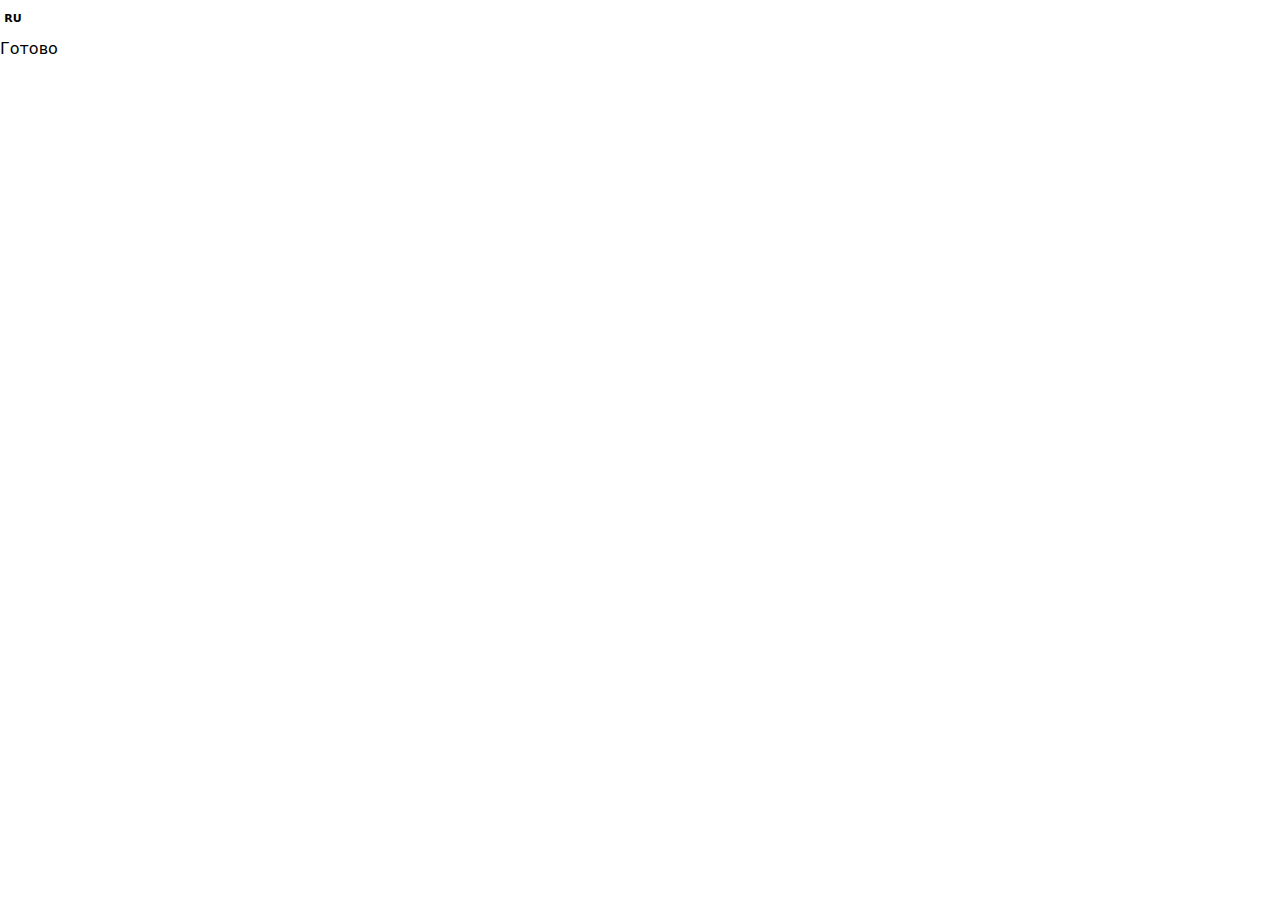
<file: index_5.html>
<!DOCTYPE html><html lang="ru" data-id="hcaptcha-frame-e337bea4c08166fa6460e34a1f2a30700c872b49" data-scrapbook-source="https://newassets.hcaptcha.com/captcha/v1/e337bea4c08166fa6460e34a1f2a30700c872b49/static/hcaptcha.html"><head>
    <title>hCaptcha</title>
    <meta charset="UTF-8">
    <meta http-equiv="X-UA-Compatible" content="IE=edge">
    
    <style type="text/css">*{-webkit-tap-highlight-color:transparent;-webkit-font-smoothing:antialiased}body,html{margin:0;padding:0;font-family:-apple-system,system-ui,BlinkMacSystemFont,"Segoe UI",Roboto,Oxygen,Ubuntu,"Helvetica Neue",Arial,sans-serif;overflow:hidden;height:100%;width:100%;background-color:rgba(255,255,255,0);background-color:transparent}fieldset{margin:0;padding:15px 20px;border:none}button:focus,input:focus,select:focus,textarea:focus{outline:0}:focus{border:none;outline:0}textarea{border:none;overflow:auto;outline:0;-webkit-box-shadow:none;-moz-box-shadow:none;box-shadow:none;resize:none}.no-selection{-webkit-touch-callout:none;-webkit-user-select:none;-khtml-user-select:none;-moz-user-select:none;-ms-user-select:none;user-select:none}@-webkit-keyframes pop{0%{transform:scale(0)}70%{transform:scale(1.8)}80%{transform:scale(.6)}100%{transform:scale(1)}}@-moz-keyframes pop{0%{transform:scale(0)}70%{transform:scale(1.8)}80%{transform:scale(.6)}100%{transform:scale(1)}}@-o-keyframes pop{0%{transform:scale(0)}70%{transform:scale(1.8)}80%{transform:scale(.6)}100%{transform:scale(1)}}@keyframes pop{0%{transform:scale(0)}70%{transform:scale(1.8)}80%{transform:scale(.6)}100%{transform:scale(1)}}</style>
</head>
<body class="no-selection" aria-hidden="true">
    <div class="interface-wrapper"><div class="challenge-container"></div><div class="interface-user" dir="ltr" style="direction: ltr; text-align: left;"><div class="language-selector" style="position: relative; display: inline-block; top: 10px; left: 0px; z-index: 100;"><div id="language-list" tabindex="-1" aria-expanded="false" role="listbox" aria-labelledby="display-language" aria-owns="display-language" style="height: 230px; width: 160px; display: none; z-index: 100; background: rgb(255, 255, 255); box-shadow: rgba(0, 0, 0, 0.3) 0px 0px 4px; border-width: 1px; border-radius: 4px; border-style: solid; border-color: rgb(110, 130, 158); position: absolute; overflow: hidden; left: auto; bottom: 30px;"><div class="scroll-container" style="line-height: 40px; white-space: nowrap; text-align: center; width: 100%; position: absolute; overflow-y: hidden;"><div class="option" tabindex="0" aria-selected="false" aria-setsize="111" role="option" style="position: relative; cursor: pointer; height: 40px; font-size: 14px; font-weight: 400; border-width: 3px; border-style: solid; border-color: transparent; background: transparent; color: rgb(85, 85, 85);"><span>Afrikaans</span><div style="position: absolute; height: 1px; bottom: -4px; left: 10px; right: 10px; background: rgb(245, 245, 245); display: block;"></div></div><div class="option" tabindex="0" aria-selected="false" aria-setsize="111" role="option" style="position: relative; cursor: pointer; height: 40px; font-size: 14px; font-weight: 400; border-width: 3px; border-style: solid; border-color: transparent; background: transparent; color: rgb(85, 85, 85);"><span>Albanian</span><div style="position: absolute; height: 1px; bottom: -4px; left: 10px; right: 10px; background: rgb(245, 245, 245); display: block;"></div></div><div class="option" tabindex="0" aria-selected="false" aria-setsize="111" role="option" style="position: relative; cursor: pointer; height: 40px; font-size: 14px; font-weight: 400; border-width: 3px; border-style: solid; border-color: transparent; background: transparent; color: rgb(85, 85, 85);"><span>Amharic</span><div style="position: absolute; height: 1px; bottom: -4px; left: 10px; right: 10px; background: rgb(245, 245, 245); display: block;"></div></div><div class="option" tabindex="0" aria-selected="false" aria-setsize="111" role="option" style="position: relative; cursor: pointer; height: 40px; font-size: 14px; font-weight: 400; border-width: 3px; border-style: solid; border-color: transparent; background: transparent; color: rgb(85, 85, 85);"><span>Arabic</span><div style="position: absolute; height: 1px; bottom: -4px; left: 10px; right: 10px; background: rgb(245, 245, 245); display: block;"></div></div><div class="option" tabindex="0" aria-selected="false" aria-setsize="111" role="option" style="position: relative; cursor: pointer; height: 40px; font-size: 14px; font-weight: 400; border-width: 3px; border-style: solid; border-color: transparent; background: transparent; color: rgb(85, 85, 85);"><span>Armenian</span><div style="position: absolute; height: 1px; bottom: -4px; left: 10px; right: 10px; background: rgb(245, 245, 245); display: block;"></div></div><div class="option" tabindex="0" aria-selected="false" aria-setsize="111" role="option" style="position: relative; cursor: pointer; height: 40px; font-size: 14px; font-weight: 400; border-width: 3px; border-style: solid; border-color: transparent; background: transparent; color: rgb(85, 85, 85);"><span>Azerbaijani</span><div style="position: absolute; height: 1px; bottom: -4px; left: 10px; right: 10px; background: rgb(245, 245, 245); display: block;"></div></div><div class="option" tabindex="0" aria-selected="false" aria-setsize="111" role="option" style="position: relative; cursor: pointer; height: 40px; font-size: 14px; font-weight: 400; border-width: 3px; border-style: solid; border-color: transparent; background: transparent; color: rgb(85, 85, 85);"><span>Basque</span><div style="position: absolute; height: 1px; bottom: -4px; left: 10px; right: 10px; background: rgb(245, 245, 245); display: block;"></div></div><div class="option" tabindex="0" aria-selected="false" aria-setsize="111" role="option" style="position: relative; cursor: pointer; height: 40px; font-size: 14px; font-weight: 400; border-width: 3px; border-style: solid; border-color: transparent; background: transparent; color: rgb(85, 85, 85);"><span>Belarusian</span><div style="position: absolute; height: 1px; bottom: -4px; left: 10px; right: 10px; background: rgb(245, 245, 245); display: block;"></div></div><div class="option" tabindex="0" aria-selected="false" aria-setsize="111" role="option" style="position: relative; cursor: pointer; height: 40px; font-size: 14px; font-weight: 400; border-width: 3px; border-style: solid; border-color: transparent; background: transparent; color: rgb(85, 85, 85);"><span>Bengali</span><div style="position: absolute; height: 1px; bottom: -4px; left: 10px; right: 10px; background: rgb(245, 245, 245); display: block;"></div></div><div class="option" tabindex="0" aria-selected="false" aria-setsize="111" role="option" style="position: relative; cursor: pointer; height: 40px; font-size: 14px; font-weight: 400; border-width: 3px; border-style: solid; border-color: transparent; background: transparent; color: rgb(85, 85, 85);"><span>Bulgarian</span><div style="position: absolute; height: 1px; bottom: -4px; left: 10px; right: 10px; background: rgb(245, 245, 245); display: block;"></div></div><div class="option" tabindex="0" aria-selected="false" aria-setsize="111" role="option" style="position: relative; cursor: pointer; height: 40px; font-size: 14px; font-weight: 400; border-width: 3px; border-style: solid; border-color: transparent; background: transparent; color: rgb(85, 85, 85);"><span>Bosnian</span><div style="position: absolute; height: 1px; bottom: -4px; left: 10px; right: 10px; background: rgb(245, 245, 245); display: block;"></div></div><div class="option" tabindex="0" aria-selected="false" aria-setsize="111" role="option" style="position: relative; cursor: pointer; height: 40px; font-size: 14px; font-weight: 400; border-width: 3px; border-style: solid; border-color: transparent; background: transparent; color: rgb(85, 85, 85);"><span>Burmese</span><div style="position: absolute; height: 1px; bottom: -4px; left: 10px; right: 10px; background: rgb(245, 245, 245); display: block;"></div></div><div class="option" tabindex="0" aria-selected="false" aria-setsize="111" role="option" style="position: relative; cursor: pointer; height: 40px; font-size: 14px; font-weight: 400; border-width: 3px; border-style: solid; border-color: transparent; background: transparent; color: rgb(85, 85, 85);"><span>Catalan</span><div style="position: absolute; height: 1px; bottom: -4px; left: 10px; right: 10px; background: rgb(245, 245, 245); display: block;"></div></div><div class="option" tabindex="0" aria-selected="false" aria-setsize="111" role="option" style="position: relative; cursor: pointer; height: 40px; font-size: 14px; font-weight: 400; border-width: 3px; border-style: solid; border-color: transparent; background: transparent; color: rgb(85, 85, 85);"><span>Cebuano</span><div style="position: absolute; height: 1px; bottom: -4px; left: 10px; right: 10px; background: rgb(245, 245, 245); display: block;"></div></div><div class="option" tabindex="0" aria-selected="false" aria-setsize="111" role="option" style="position: relative; cursor: pointer; height: 40px; font-size: 14px; font-weight: 400; border-width: 3px; border-style: solid; border-color: transparent; background: transparent; color: rgb(85, 85, 85);"><span>Chinese</span><div style="position: absolute; height: 1px; bottom: -4px; left: 10px; right: 10px; background: rgb(245, 245, 245); display: block;"></div></div><div class="option" tabindex="0" aria-selected="false" aria-setsize="111" role="option" style="position: relative; cursor: pointer; height: 40px; font-size: 14px; font-weight: 400; border-width: 3px; border-style: solid; border-color: transparent; background: transparent; color: rgb(85, 85, 85);"><span>Chinese Simplified</span><div style="position: absolute; height: 1px; bottom: -4px; left: 10px; right: 10px; background: rgb(245, 245, 245); display: block;"></div></div><div class="option" tabindex="0" aria-selected="false" aria-setsize="111" role="option" style="position: relative; cursor: pointer; height: 40px; font-size: 14px; font-weight: 400; border-width: 3px; border-style: solid; border-color: transparent; background: transparent; color: rgb(85, 85, 85);"><span>Chinese Traditional</span><div style="position: absolute; height: 1px; bottom: -4px; left: 10px; right: 10px; background: rgb(245, 245, 245); display: block;"></div></div><div class="option" tabindex="0" aria-selected="false" aria-setsize="111" role="option" style="position: relative; cursor: pointer; height: 40px; font-size: 14px; font-weight: 400; border-width: 3px; border-style: solid; border-color: transparent; background: transparent; color: rgb(85, 85, 85);"><span>Corsican</span><div style="position: absolute; height: 1px; bottom: -4px; left: 10px; right: 10px; background: rgb(245, 245, 245); display: block;"></div></div><div class="option" tabindex="0" aria-selected="false" aria-setsize="111" role="option" style="position: relative; cursor: pointer; height: 40px; font-size: 14px; font-weight: 400; border-width: 3px; border-style: solid; border-color: transparent; background: transparent; color: rgb(85, 85, 85);"><span>Croatian</span><div style="position: absolute; height: 1px; bottom: -4px; left: 10px; right: 10px; background: rgb(245, 245, 245); display: block;"></div></div><div class="option" tabindex="0" aria-selected="false" aria-setsize="111" role="option" style="position: relative; cursor: pointer; height: 40px; font-size: 14px; font-weight: 400; border-width: 3px; border-style: solid; border-color: transparent; background: transparent; color: rgb(85, 85, 85);"><span>Czech</span><div style="position: absolute; height: 1px; bottom: -4px; left: 10px; right: 10px; background: rgb(245, 245, 245); display: block;"></div></div><div class="option" tabindex="0" aria-selected="false" aria-setsize="111" role="option" style="position: relative; cursor: pointer; height: 40px; font-size: 14px; font-weight: 400; border-width: 3px; border-style: solid; border-color: transparent; background: transparent; color: rgb(85, 85, 85);"><span>Danish</span><div style="position: absolute; height: 1px; bottom: -4px; left: 10px; right: 10px; background: rgb(245, 245, 245); display: block;"></div></div><div class="option" tabindex="0" aria-selected="false" aria-setsize="111" role="option" style="position: relative; cursor: pointer; height: 40px; font-size: 14px; font-weight: 400; border-width: 3px; border-style: solid; border-color: transparent; background: transparent; color: rgb(85, 85, 85);"><span>Dutch</span><div style="position: absolute; height: 1px; bottom: -4px; left: 10px; right: 10px; background: rgb(245, 245, 245); display: block;"></div></div><div class="option" tabindex="0" aria-selected="false" aria-setsize="111" role="option" style="position: relative; cursor: pointer; height: 40px; font-size: 14px; font-weight: 400; border-width: 3px; border-style: solid; border-color: transparent; background: transparent; color: rgb(85, 85, 85);"><span>English</span><div style="position: absolute; height: 1px; bottom: -4px; left: 10px; right: 10px; background: rgb(245, 245, 245); display: block;"></div></div><div class="option" tabindex="0" aria-selected="false" aria-setsize="111" role="option" style="position: relative; cursor: pointer; height: 40px; font-size: 14px; font-weight: 400; border-width: 3px; border-style: solid; border-color: transparent; background: transparent; color: rgb(85, 85, 85);"><span>Esperanto</span><div style="position: absolute; height: 1px; bottom: -4px; left: 10px; right: 10px; background: rgb(245, 245, 245); display: block;"></div></div><div class="option" tabindex="0" aria-selected="false" aria-setsize="111" role="option" style="position: relative; cursor: pointer; height: 40px; font-size: 14px; font-weight: 400; border-width: 3px; border-style: solid; border-color: transparent; background: transparent; color: rgb(85, 85, 85);"><span>Estonian</span><div style="position: absolute; height: 1px; bottom: -4px; left: 10px; right: 10px; background: rgb(245, 245, 245); display: block;"></div></div><div class="option" tabindex="0" aria-selected="false" aria-setsize="111" role="option" style="position: relative; cursor: pointer; height: 40px; font-size: 14px; font-weight: 400; border-width: 3px; border-style: solid; border-color: transparent; background: transparent; color: rgb(85, 85, 85);"><span>Finnish</span><div style="position: absolute; height: 1px; bottom: -4px; left: 10px; right: 10px; background: rgb(245, 245, 245); display: block;"></div></div><div class="option" tabindex="0" aria-selected="false" aria-setsize="111" role="option" style="position: relative; cursor: pointer; height: 40px; font-size: 14px; font-weight: 400; border-width: 3px; border-style: solid; border-color: transparent; background: transparent; color: rgb(85, 85, 85);"><span>French</span><div style="position: absolute; height: 1px; bottom: -4px; left: 10px; right: 10px; background: rgb(245, 245, 245); display: block;"></div></div><div class="option" tabindex="0" aria-selected="false" aria-setsize="111" role="option" style="position: relative; cursor: pointer; height: 40px; font-size: 14px; font-weight: 400; border-width: 3px; border-style: solid; border-color: transparent; background: transparent; color: rgb(85, 85, 85);"><span>Frisian</span><div style="position: absolute; height: 1px; bottom: -4px; left: 10px; right: 10px; background: rgb(245, 245, 245); display: block;"></div></div><div class="option" tabindex="0" aria-selected="false" aria-setsize="111" role="option" style="position: relative; cursor: pointer; height: 40px; font-size: 14px; font-weight: 400; border-width: 3px; border-style: solid; border-color: transparent; background: transparent; color: rgb(85, 85, 85);"><span>Gaelic</span><div style="position: absolute; height: 1px; bottom: -4px; left: 10px; right: 10px; background: rgb(245, 245, 245); display: block;"></div></div><div class="option" tabindex="0" aria-selected="false" aria-setsize="111" role="option" style="position: relative; cursor: pointer; height: 40px; font-size: 14px; font-weight: 400; border-width: 3px; border-style: solid; border-color: transparent; background: transparent; color: rgb(85, 85, 85);"><span>Galacian</span><div style="position: absolute; height: 1px; bottom: -4px; left: 10px; right: 10px; background: rgb(245, 245, 245); display: block;"></div></div><div class="option" tabindex="0" aria-selected="false" aria-setsize="111" role="option" style="position: relative; cursor: pointer; height: 40px; font-size: 14px; font-weight: 400; border-width: 3px; border-style: solid; border-color: transparent; background: transparent; color: rgb(85, 85, 85);"><span>Georgian</span><div style="position: absolute; height: 1px; bottom: -4px; left: 10px; right: 10px; background: rgb(245, 245, 245); display: block;"></div></div><div class="option" tabindex="0" aria-selected="false" aria-setsize="111" role="option" style="position: relative; cursor: pointer; height: 40px; font-size: 14px; font-weight: 400; border-width: 3px; border-style: solid; border-color: transparent; background: transparent; color: rgb(85, 85, 85);"><span>German</span><div style="position: absolute; height: 1px; bottom: -4px; left: 10px; right: 10px; background: rgb(245, 245, 245); display: block;"></div></div><div class="option" tabindex="0" aria-selected="false" aria-setsize="111" role="option" style="position: relative; cursor: pointer; height: 40px; font-size: 14px; font-weight: 400; border-width: 3px; border-style: solid; border-color: transparent; background: transparent; color: rgb(85, 85, 85);"><span>Greek</span><div style="position: absolute; height: 1px; bottom: -4px; left: 10px; right: 10px; background: rgb(245, 245, 245); display: block;"></div></div><div class="option" tabindex="0" aria-selected="false" aria-setsize="111" role="option" style="position: relative; cursor: pointer; height: 40px; font-size: 14px; font-weight: 400; border-width: 3px; border-style: solid; border-color: transparent; background: transparent; color: rgb(85, 85, 85);"><span>Gujurati</span><div style="position: absolute; height: 1px; bottom: -4px; left: 10px; right: 10px; background: rgb(245, 245, 245); display: block;"></div></div><div class="option" tabindex="0" aria-selected="false" aria-setsize="111" role="option" style="position: relative; cursor: pointer; height: 40px; font-size: 14px; font-weight: 400; border-width: 3px; border-style: solid; border-color: transparent; background: transparent; color: rgb(85, 85, 85);"><span>Haitian</span><div style="position: absolute; height: 1px; bottom: -4px; left: 10px; right: 10px; background: rgb(245, 245, 245); display: block;"></div></div><div class="option" tabindex="0" aria-selected="false" aria-setsize="111" role="option" style="position: relative; cursor: pointer; height: 40px; font-size: 14px; font-weight: 400; border-width: 3px; border-style: solid; border-color: transparent; background: transparent; color: rgb(85, 85, 85);"><span>Hausa</span><div style="position: absolute; height: 1px; bottom: -4px; left: 10px; right: 10px; background: rgb(245, 245, 245); display: block;"></div></div><div class="option" tabindex="0" aria-selected="false" aria-setsize="111" role="option" style="position: relative; cursor: pointer; height: 40px; font-size: 14px; font-weight: 400; border-width: 3px; border-style: solid; border-color: transparent; background: transparent; color: rgb(85, 85, 85);"><span>Hawaiian</span><div style="position: absolute; height: 1px; bottom: -4px; left: 10px; right: 10px; background: rgb(245, 245, 245); display: block;"></div></div><div class="option" tabindex="0" aria-selected="false" aria-setsize="111" role="option" style="position: relative; cursor: pointer; height: 40px; font-size: 14px; font-weight: 400; border-width: 3px; border-style: solid; border-color: transparent; background: transparent; color: rgb(85, 85, 85);"><span>Hebrew</span><div style="position: absolute; height: 1px; bottom: -4px; left: 10px; right: 10px; background: rgb(245, 245, 245); display: block;"></div></div><div class="option" tabindex="0" aria-selected="false" aria-setsize="111" role="option" style="position: relative; cursor: pointer; height: 40px; font-size: 14px; font-weight: 400; border-width: 3px; border-style: solid; border-color: transparent; background: transparent; color: rgb(85, 85, 85);"><span>Hindi</span><div style="position: absolute; height: 1px; bottom: -4px; left: 10px; right: 10px; background: rgb(245, 245, 245); display: block;"></div></div><div class="option" tabindex="0" aria-selected="false" aria-setsize="111" role="option" style="position: relative; cursor: pointer; height: 40px; font-size: 14px; font-weight: 400; border-width: 3px; border-style: solid; border-color: transparent; background: transparent; color: rgb(85, 85, 85);"><span>Hmong</span><div style="position: absolute; height: 1px; bottom: -4px; left: 10px; right: 10px; background: rgb(245, 245, 245); display: block;"></div></div><div class="option" tabindex="0" aria-selected="false" aria-setsize="111" role="option" style="position: relative; cursor: pointer; height: 40px; font-size: 14px; font-weight: 400; border-width: 3px; border-style: solid; border-color: transparent; background: transparent; color: rgb(85, 85, 85);"><span>Hungarian</span><div style="position: absolute; height: 1px; bottom: -4px; left: 10px; right: 10px; background: rgb(245, 245, 245); display: block;"></div></div><div class="option" tabindex="0" aria-selected="false" aria-setsize="111" role="option" style="position: relative; cursor: pointer; height: 40px; font-size: 14px; font-weight: 400; border-width: 3px; border-style: solid; border-color: transparent; background: transparent; color: rgb(85, 85, 85);"><span>Icelandic</span><div style="position: absolute; height: 1px; bottom: -4px; left: 10px; right: 10px; background: rgb(245, 245, 245); display: block;"></div></div><div class="option" tabindex="0" aria-selected="false" aria-setsize="111" role="option" style="position: relative; cursor: pointer; height: 40px; font-size: 14px; font-weight: 400; border-width: 3px; border-style: solid; border-color: transparent; background: transparent; color: rgb(85, 85, 85);"><span>Igbo</span><div style="position: absolute; height: 1px; bottom: -4px; left: 10px; right: 10px; background: rgb(245, 245, 245); display: block;"></div></div><div class="option" tabindex="0" aria-selected="false" aria-setsize="111" role="option" style="position: relative; cursor: pointer; height: 40px; font-size: 14px; font-weight: 400; border-width: 3px; border-style: solid; border-color: transparent; background: transparent; color: rgb(85, 85, 85);"><span>Indonesian</span><div style="position: absolute; height: 1px; bottom: -4px; left: 10px; right: 10px; background: rgb(245, 245, 245); display: block;"></div></div><div class="option" tabindex="0" aria-selected="false" aria-setsize="111" role="option" style="position: relative; cursor: pointer; height: 40px; font-size: 14px; font-weight: 400; border-width: 3px; border-style: solid; border-color: transparent; background: transparent; color: rgb(85, 85, 85);"><span>Irish</span><div style="position: absolute; height: 1px; bottom: -4px; left: 10px; right: 10px; background: rgb(245, 245, 245); display: block;"></div></div><div class="option" tabindex="0" aria-selected="false" aria-setsize="111" role="option" style="position: relative; cursor: pointer; height: 40px; font-size: 14px; font-weight: 400; border-width: 3px; border-style: solid; border-color: transparent; background: transparent; color: rgb(85, 85, 85);"><span>Italian</span><div style="position: absolute; height: 1px; bottom: -4px; left: 10px; right: 10px; background: rgb(245, 245, 245); display: block;"></div></div><div class="option" tabindex="0" aria-selected="false" aria-setsize="111" role="option" style="position: relative; cursor: pointer; height: 40px; font-size: 14px; font-weight: 400; border-width: 3px; border-style: solid; border-color: transparent; background: transparent; color: rgb(85, 85, 85);"><span>Japanese</span><div style="position: absolute; height: 1px; bottom: -4px; left: 10px; right: 10px; background: rgb(245, 245, 245); display: block;"></div></div><div class="option" tabindex="0" aria-selected="false" aria-setsize="111" role="option" style="position: relative; cursor: pointer; height: 40px; font-size: 14px; font-weight: 400; border-width: 3px; border-style: solid; border-color: transparent; background: transparent; color: rgb(85, 85, 85);"><span>Javanese</span><div style="position: absolute; height: 1px; bottom: -4px; left: 10px; right: 10px; background: rgb(245, 245, 245); display: block;"></div></div><div class="option" tabindex="0" aria-selected="false" aria-setsize="111" role="option" style="position: relative; cursor: pointer; height: 40px; font-size: 14px; font-weight: 400; border-width: 3px; border-style: solid; border-color: transparent; background: transparent; color: rgb(85, 85, 85);"><span>Kannada</span><div style="position: absolute; height: 1px; bottom: -4px; left: 10px; right: 10px; background: rgb(245, 245, 245); display: block;"></div></div><div class="option" tabindex="0" aria-selected="false" aria-setsize="111" role="option" style="position: relative; cursor: pointer; height: 40px; font-size: 14px; font-weight: 400; border-width: 3px; border-style: solid; border-color: transparent; background: transparent; color: rgb(85, 85, 85);"><span>Kazakh</span><div style="position: absolute; height: 1px; bottom: -4px; left: 10px; right: 10px; background: rgb(245, 245, 245); display: block;"></div></div><div class="option" tabindex="0" aria-selected="false" aria-setsize="111" role="option" style="position: relative; cursor: pointer; height: 40px; font-size: 14px; font-weight: 400; border-width: 3px; border-style: solid; border-color: transparent; background: transparent; color: rgb(85, 85, 85);"><span>Khmer</span><div style="position: absolute; height: 1px; bottom: -4px; left: 10px; right: 10px; background: rgb(245, 245, 245); display: block;"></div></div><div class="option" tabindex="0" aria-selected="false" aria-setsize="111" role="option" style="position: relative; cursor: pointer; height: 40px; font-size: 14px; font-weight: 400; border-width: 3px; border-style: solid; border-color: transparent; background: transparent; color: rgb(85, 85, 85);"><span>Kinyarwanda</span><div style="position: absolute; height: 1px; bottom: -4px; left: 10px; right: 10px; background: rgb(245, 245, 245); display: block;"></div></div><div class="option" tabindex="0" aria-selected="false" aria-setsize="111" role="option" style="position: relative; cursor: pointer; height: 40px; font-size: 14px; font-weight: 400; border-width: 3px; border-style: solid; border-color: transparent; background: transparent; color: rgb(85, 85, 85);"><span>Kirghiz</span><div style="position: absolute; height: 1px; bottom: -4px; left: 10px; right: 10px; background: rgb(245, 245, 245); display: block;"></div></div><div class="option" tabindex="0" aria-selected="false" aria-setsize="111" role="option" style="position: relative; cursor: pointer; height: 40px; font-size: 14px; font-weight: 400; border-width: 3px; border-style: solid; border-color: transparent; background: transparent; color: rgb(85, 85, 85);"><span>Korean</span><div style="position: absolute; height: 1px; bottom: -4px; left: 10px; right: 10px; background: rgb(245, 245, 245); display: block;"></div></div><div class="option" tabindex="0" aria-selected="false" aria-setsize="111" role="option" style="position: relative; cursor: pointer; height: 40px; font-size: 14px; font-weight: 400; border-width: 3px; border-style: solid; border-color: transparent; background: transparent; color: rgb(85, 85, 85);"><span>Kurdish</span><div style="position: absolute; height: 1px; bottom: -4px; left: 10px; right: 10px; background: rgb(245, 245, 245); display: block;"></div></div><div class="option" tabindex="0" aria-selected="false" aria-setsize="111" role="option" style="position: relative; cursor: pointer; height: 40px; font-size: 14px; font-weight: 400; border-width: 3px; border-style: solid; border-color: transparent; background: transparent; color: rgb(85, 85, 85);"><span>Lao</span><div style="position: absolute; height: 1px; bottom: -4px; left: 10px; right: 10px; background: rgb(245, 245, 245); display: block;"></div></div><div class="option" tabindex="0" aria-selected="false" aria-setsize="111" role="option" style="position: relative; cursor: pointer; height: 40px; font-size: 14px; font-weight: 400; border-width: 3px; border-style: solid; border-color: transparent; background: transparent; color: rgb(85, 85, 85);"><span>Latin</span><div style="position: absolute; height: 1px; bottom: -4px; left: 10px; right: 10px; background: rgb(245, 245, 245); display: block;"></div></div><div class="option" tabindex="0" aria-selected="false" aria-setsize="111" role="option" style="position: relative; cursor: pointer; height: 40px; font-size: 14px; font-weight: 400; border-width: 3px; border-style: solid; border-color: transparent; background: transparent; color: rgb(85, 85, 85);"><span>Latvian</span><div style="position: absolute; height: 1px; bottom: -4px; left: 10px; right: 10px; background: rgb(245, 245, 245); display: block;"></div></div><div class="option" tabindex="0" aria-selected="false" aria-setsize="111" role="option" style="position: relative; cursor: pointer; height: 40px; font-size: 14px; font-weight: 400; border-width: 3px; border-style: solid; border-color: transparent; background: transparent; color: rgb(85, 85, 85);"><span>Lithuanian</span><div style="position: absolute; height: 1px; bottom: -4px; left: 10px; right: 10px; background: rgb(245, 245, 245); display: block;"></div></div><div class="option" tabindex="0" aria-selected="false" aria-setsize="111" role="option" style="position: relative; cursor: pointer; height: 40px; font-size: 14px; font-weight: 400; border-width: 3px; border-style: solid; border-color: transparent; background: transparent; color: rgb(85, 85, 85);"><span>Luxembourgish</span><div style="position: absolute; height: 1px; bottom: -4px; left: 10px; right: 10px; background: rgb(245, 245, 245); display: block;"></div></div><div class="option" tabindex="0" aria-selected="false" aria-setsize="111" role="option" style="position: relative; cursor: pointer; height: 40px; font-size: 14px; font-weight: 400; border-width: 3px; border-style: solid; border-color: transparent; background: transparent; color: rgb(85, 85, 85);"><span>Macedonian</span><div style="position: absolute; height: 1px; bottom: -4px; left: 10px; right: 10px; background: rgb(245, 245, 245); display: block;"></div></div><div class="option" tabindex="0" aria-selected="false" aria-setsize="111" role="option" style="position: relative; cursor: pointer; height: 40px; font-size: 14px; font-weight: 400; border-width: 3px; border-style: solid; border-color: transparent; background: transparent; color: rgb(85, 85, 85);"><span>Malagasy</span><div style="position: absolute; height: 1px; bottom: -4px; left: 10px; right: 10px; background: rgb(245, 245, 245); display: block;"></div></div><div class="option" tabindex="0" aria-selected="false" aria-setsize="111" role="option" style="position: relative; cursor: pointer; height: 40px; font-size: 14px; font-weight: 400; border-width: 3px; border-style: solid; border-color: transparent; background: transparent; color: rgb(85, 85, 85);"><span>Malay</span><div style="position: absolute; height: 1px; bottom: -4px; left: 10px; right: 10px; background: rgb(245, 245, 245); display: block;"></div></div><div class="option" tabindex="0" aria-selected="false" aria-setsize="111" role="option" style="position: relative; cursor: pointer; height: 40px; font-size: 14px; font-weight: 400; border-width: 3px; border-style: solid; border-color: transparent; background: transparent; color: rgb(85, 85, 85);"><span>Malayalam</span><div style="position: absolute; height: 1px; bottom: -4px; left: 10px; right: 10px; background: rgb(245, 245, 245); display: block;"></div></div><div class="option" tabindex="0" aria-selected="false" aria-setsize="111" role="option" style="position: relative; cursor: pointer; height: 40px; font-size: 14px; font-weight: 400; border-width: 3px; border-style: solid; border-color: transparent; background: transparent; color: rgb(85, 85, 85);"><span>Maltese</span><div style="position: absolute; height: 1px; bottom: -4px; left: 10px; right: 10px; background: rgb(245, 245, 245); display: block;"></div></div><div class="option" tabindex="0" aria-selected="false" aria-setsize="111" role="option" style="position: relative; cursor: pointer; height: 40px; font-size: 14px; font-weight: 400; border-width: 3px; border-style: solid; border-color: transparent; background: transparent; color: rgb(85, 85, 85);"><span>Maori</span><div style="position: absolute; height: 1px; bottom: -4px; left: 10px; right: 10px; background: rgb(245, 245, 245); display: block;"></div></div><div class="option" tabindex="0" aria-selected="false" aria-setsize="111" role="option" style="position: relative; cursor: pointer; height: 40px; font-size: 14px; font-weight: 400; border-width: 3px; border-style: solid; border-color: transparent; background: transparent; color: rgb(85, 85, 85);"><span>Marathi</span><div style="position: absolute; height: 1px; bottom: -4px; left: 10px; right: 10px; background: rgb(245, 245, 245); display: block;"></div></div><div class="option" tabindex="0" aria-selected="false" aria-setsize="111" role="option" style="position: relative; cursor: pointer; height: 40px; font-size: 14px; font-weight: 400; border-width: 3px; border-style: solid; border-color: transparent; background: transparent; color: rgb(85, 85, 85);"><span>Mongolian</span><div style="position: absolute; height: 1px; bottom: -4px; left: 10px; right: 10px; background: rgb(245, 245, 245); display: block;"></div></div><div class="option" tabindex="0" aria-selected="false" aria-setsize="111" role="option" style="position: relative; cursor: pointer; height: 40px; font-size: 14px; font-weight: 400; border-width: 3px; border-style: solid; border-color: transparent; background: transparent; color: rgb(85, 85, 85);"><span>Nepali</span><div style="position: absolute; height: 1px; bottom: -4px; left: 10px; right: 10px; background: rgb(245, 245, 245); display: block;"></div></div><div class="option" tabindex="0" aria-selected="false" aria-setsize="111" role="option" style="position: relative; cursor: pointer; height: 40px; font-size: 14px; font-weight: 400; border-width: 3px; border-style: solid; border-color: transparent; background: transparent; color: rgb(85, 85, 85);"><span>Norwegian</span><div style="position: absolute; height: 1px; bottom: -4px; left: 10px; right: 10px; background: rgb(245, 245, 245); display: block;"></div></div><div class="option" tabindex="0" aria-selected="false" aria-setsize="111" role="option" style="position: relative; cursor: pointer; height: 40px; font-size: 14px; font-weight: 400; border-width: 3px; border-style: solid; border-color: transparent; background: transparent; color: rgb(85, 85, 85);"><span>Nyanja</span><div style="position: absolute; height: 1px; bottom: -4px; left: 10px; right: 10px; background: rgb(245, 245, 245); display: block;"></div></div><div class="option" tabindex="0" aria-selected="false" aria-setsize="111" role="option" style="position: relative; cursor: pointer; height: 40px; font-size: 14px; font-weight: 400; border-width: 3px; border-style: solid; border-color: transparent; background: transparent; color: rgb(85, 85, 85);"><span>Oriya</span><div style="position: absolute; height: 1px; bottom: -4px; left: 10px; right: 10px; background: rgb(245, 245, 245); display: block;"></div></div><div class="option" tabindex="0" aria-selected="false" aria-setsize="111" role="option" style="position: relative; cursor: pointer; height: 40px; font-size: 14px; font-weight: 400; border-width: 3px; border-style: solid; border-color: transparent; background: transparent; color: rgb(85, 85, 85);"><span>Persian</span><div style="position: absolute; height: 1px; bottom: -4px; left: 10px; right: 10px; background: rgb(245, 245, 245); display: block;"></div></div><div class="option" tabindex="0" aria-selected="false" aria-setsize="111" role="option" style="position: relative; cursor: pointer; height: 40px; font-size: 14px; font-weight: 400; border-width: 3px; border-style: solid; border-color: transparent; background: transparent; color: rgb(85, 85, 85);"><span>Polish</span><div style="position: absolute; height: 1px; bottom: -4px; left: 10px; right: 10px; background: rgb(245, 245, 245); display: block;"></div></div><div class="option" tabindex="0" aria-selected="false" aria-setsize="111" role="option" style="position: relative; cursor: pointer; height: 40px; font-size: 14px; font-weight: 400; border-width: 3px; border-style: solid; border-color: transparent; background: transparent; color: rgb(85, 85, 85);"><span>Portuguese (Brazil)</span><div style="position: absolute; height: 1px; bottom: -4px; left: 10px; right: 10px; background: rgb(245, 245, 245); display: block;"></div></div><div class="option" tabindex="0" aria-selected="false" aria-setsize="111" role="option" style="position: relative; cursor: pointer; height: 40px; font-size: 14px; font-weight: 400; border-width: 3px; border-style: solid; border-color: transparent; background: transparent; color: rgb(85, 85, 85);"><span>Portuguese (Portugal)</span><div style="position: absolute; height: 1px; bottom: -4px; left: 10px; right: 10px; background: rgb(245, 245, 245); display: block;"></div></div><div class="option" tabindex="0" aria-selected="false" aria-setsize="111" role="option" style="position: relative; cursor: pointer; height: 40px; font-size: 14px; font-weight: 400; border-width: 3px; border-style: solid; border-color: transparent; background: transparent; color: rgb(85, 85, 85);"><span>Pashto</span><div style="position: absolute; height: 1px; bottom: -4px; left: 10px; right: 10px; background: rgb(245, 245, 245); display: block;"></div></div><div class="option" tabindex="0" aria-selected="false" aria-setsize="111" role="option" style="position: relative; cursor: pointer; height: 40px; font-size: 14px; font-weight: 400; border-width: 3px; border-style: solid; border-color: transparent; background: transparent; color: rgb(85, 85, 85);"><span>Punjabi</span><div style="position: absolute; height: 1px; bottom: -4px; left: 10px; right: 10px; background: rgb(245, 245, 245); display: block;"></div></div><div class="option" tabindex="0" aria-selected="false" aria-setsize="111" role="option" style="position: relative; cursor: pointer; height: 40px; font-size: 14px; font-weight: 400; border-width: 3px; border-style: solid; border-color: transparent; background: transparent; color: rgb(85, 85, 85);"><span>Romanian</span><div style="position: absolute; height: 1px; bottom: -4px; left: 10px; right: 10px; background: rgb(245, 245, 245); display: block;"></div></div><div class="option" tabindex="0" aria-selected="true" aria-setsize="111" role="option" style="position: relative; cursor: pointer; height: 40px; font-size: 14px; font-weight: 400; border-width: 3px; border-style: solid; border-color: transparent; background: rgb(92, 111, 138); color: rgb(250, 250, 250);"><span>Russian</span><div style="position: absolute; height: 1px; bottom: -4px; left: 10px; right: 10px; background: rgb(245, 245, 245); display: none;"></div></div><div class="option" tabindex="0" aria-selected="false" aria-setsize="111" role="option" style="position: relative; cursor: pointer; height: 40px; font-size: 14px; font-weight: 400; border-width: 3px; border-style: solid; border-color: transparent; background: transparent; color: rgb(85, 85, 85);"><span>Samoan</span><div style="position: absolute; height: 1px; bottom: -4px; left: 10px; right: 10px; background: rgb(245, 245, 245); display: block;"></div></div><div class="option" tabindex="0" aria-selected="false" aria-setsize="111" role="option" style="position: relative; cursor: pointer; height: 40px; font-size: 14px; font-weight: 400; border-width: 3px; border-style: solid; border-color: transparent; background: transparent; color: rgb(85, 85, 85);"><span>Shona</span><div style="position: absolute; height: 1px; bottom: -4px; left: 10px; right: 10px; background: rgb(245, 245, 245); display: block;"></div></div><div class="option" tabindex="0" aria-selected="false" aria-setsize="111" role="option" style="position: relative; cursor: pointer; height: 40px; font-size: 14px; font-weight: 400; border-width: 3px; border-style: solid; border-color: transparent; background: transparent; color: rgb(85, 85, 85);"><span>Sindhi</span><div style="position: absolute; height: 1px; bottom: -4px; left: 10px; right: 10px; background: rgb(245, 245, 245); display: block;"></div></div><div class="option" tabindex="0" aria-selected="false" aria-setsize="111" role="option" style="position: relative; cursor: pointer; height: 40px; font-size: 14px; font-weight: 400; border-width: 3px; border-style: solid; border-color: transparent; background: transparent; color: rgb(85, 85, 85);"><span>Sinhalese</span><div style="position: absolute; height: 1px; bottom: -4px; left: 10px; right: 10px; background: rgb(245, 245, 245); display: block;"></div></div><div class="option" tabindex="0" aria-selected="false" aria-setsize="111" role="option" style="position: relative; cursor: pointer; height: 40px; font-size: 14px; font-weight: 400; border-width: 3px; border-style: solid; border-color: transparent; background: transparent; color: rgb(85, 85, 85);"><span>Serbian</span><div style="position: absolute; height: 1px; bottom: -4px; left: 10px; right: 10px; background: rgb(245, 245, 245); display: block;"></div></div><div class="option" tabindex="0" aria-selected="false" aria-setsize="111" role="option" style="position: relative; cursor: pointer; height: 40px; font-size: 14px; font-weight: 400; border-width: 3px; border-style: solid; border-color: transparent; background: transparent; color: rgb(85, 85, 85);"><span>Slovak</span><div style="position: absolute; height: 1px; bottom: -4px; left: 10px; right: 10px; background: rgb(245, 245, 245); display: block;"></div></div><div class="option" tabindex="0" aria-selected="false" aria-setsize="111" role="option" style="position: relative; cursor: pointer; height: 40px; font-size: 14px; font-weight: 400; border-width: 3px; border-style: solid; border-color: transparent; background: transparent; color: rgb(85, 85, 85);"><span>Slovenian</span><div style="position: absolute; height: 1px; bottom: -4px; left: 10px; right: 10px; background: rgb(245, 245, 245); display: block;"></div></div><div class="option" tabindex="0" aria-selected="false" aria-setsize="111" role="option" style="position: relative; cursor: pointer; height: 40px; font-size: 14px; font-weight: 400; border-width: 3px; border-style: solid; border-color: transparent; background: transparent; color: rgb(85, 85, 85);"><span>Somali</span><div style="position: absolute; height: 1px; bottom: -4px; left: 10px; right: 10px; background: rgb(245, 245, 245); display: block;"></div></div><div class="option" tabindex="0" aria-selected="false" aria-setsize="111" role="option" style="position: relative; cursor: pointer; height: 40px; font-size: 14px; font-weight: 400; border-width: 3px; border-style: solid; border-color: transparent; background: transparent; color: rgb(85, 85, 85);"><span>Southern Sotho</span><div style="position: absolute; height: 1px; bottom: -4px; left: 10px; right: 10px; background: rgb(245, 245, 245); display: block;"></div></div><div class="option" tabindex="0" aria-selected="false" aria-setsize="111" role="option" style="position: relative; cursor: pointer; height: 40px; font-size: 14px; font-weight: 400; border-width: 3px; border-style: solid; border-color: transparent; background: transparent; color: rgb(85, 85, 85);"><span>Spanish</span><div style="position: absolute; height: 1px; bottom: -4px; left: 10px; right: 10px; background: rgb(245, 245, 245); display: block;"></div></div><div class="option" tabindex="0" aria-selected="false" aria-setsize="111" role="option" style="position: relative; cursor: pointer; height: 40px; font-size: 14px; font-weight: 400; border-width: 3px; border-style: solid; border-color: transparent; background: transparent; color: rgb(85, 85, 85);"><span>Sundanese</span><div style="position: absolute; height: 1px; bottom: -4px; left: 10px; right: 10px; background: rgb(245, 245, 245); display: block;"></div></div><div class="option" tabindex="0" aria-selected="false" aria-setsize="111" role="option" style="position: relative; cursor: pointer; height: 40px; font-size: 14px; font-weight: 400; border-width: 3px; border-style: solid; border-color: transparent; background: transparent; color: rgb(85, 85, 85);"><span>Swahili</span><div style="position: absolute; height: 1px; bottom: -4px; left: 10px; right: 10px; background: rgb(245, 245, 245); display: block;"></div></div><div class="option" tabindex="0" aria-selected="false" aria-setsize="111" role="option" style="position: relative; cursor: pointer; height: 40px; font-size: 14px; font-weight: 400; border-width: 3px; border-style: solid; border-color: transparent; background: transparent; color: rgb(85, 85, 85);"><span>Swedish</span><div style="position: absolute; height: 1px; bottom: -4px; left: 10px; right: 10px; background: rgb(245, 245, 245); display: block;"></div></div><div class="option" tabindex="0" aria-selected="false" aria-setsize="111" role="option" style="position: relative; cursor: pointer; height: 40px; font-size: 14px; font-weight: 400; border-width: 3px; border-style: solid; border-color: transparent; background: transparent; color: rgb(85, 85, 85);"><span>Tagalog</span><div style="position: absolute; height: 1px; bottom: -4px; left: 10px; right: 10px; background: rgb(245, 245, 245); display: block;"></div></div><div class="option" tabindex="0" aria-selected="false" aria-setsize="111" role="option" style="position: relative; cursor: pointer; height: 40px; font-size: 14px; font-weight: 400; border-width: 3px; border-style: solid; border-color: transparent; background: transparent; color: rgb(85, 85, 85);"><span>Tajik</span><div style="position: absolute; height: 1px; bottom: -4px; left: 10px; right: 10px; background: rgb(245, 245, 245); display: block;"></div></div><div class="option" tabindex="0" aria-selected="false" aria-setsize="111" role="option" style="position: relative; cursor: pointer; height: 40px; font-size: 14px; font-weight: 400; border-width: 3px; border-style: solid; border-color: transparent; background: transparent; color: rgb(85, 85, 85);"><span>Tamil</span><div style="position: absolute; height: 1px; bottom: -4px; left: 10px; right: 10px; background: rgb(245, 245, 245); display: block;"></div></div><div class="option" tabindex="0" aria-selected="false" aria-setsize="111" role="option" style="position: relative; cursor: pointer; height: 40px; font-size: 14px; font-weight: 400; border-width: 3px; border-style: solid; border-color: transparent; background: transparent; color: rgb(85, 85, 85);"><span>Tatar</span><div style="position: absolute; height: 1px; bottom: -4px; left: 10px; right: 10px; background: rgb(245, 245, 245); display: block;"></div></div><div class="option" tabindex="0" aria-selected="false" aria-setsize="111" role="option" style="position: relative; cursor: pointer; height: 40px; font-size: 14px; font-weight: 400; border-width: 3px; border-style: solid; border-color: transparent; background: transparent; color: rgb(85, 85, 85);"><span>Teluga</span><div style="position: absolute; height: 1px; bottom: -4px; left: 10px; right: 10px; background: rgb(245, 245, 245); display: block;"></div></div><div class="option" tabindex="0" aria-selected="false" aria-setsize="111" role="option" style="position: relative; cursor: pointer; height: 40px; font-size: 14px; font-weight: 400; border-width: 3px; border-style: solid; border-color: transparent; background: transparent; color: rgb(85, 85, 85);"><span>Thai</span><div style="position: absolute; height: 1px; bottom: -4px; left: 10px; right: 10px; background: rgb(245, 245, 245); display: block;"></div></div><div class="option" tabindex="0" aria-selected="false" aria-setsize="111" role="option" style="position: relative; cursor: pointer; height: 40px; font-size: 14px; font-weight: 400; border-width: 3px; border-style: solid; border-color: transparent; background: transparent; color: rgb(85, 85, 85);"><span>Turkish</span><div style="position: absolute; height: 1px; bottom: -4px; left: 10px; right: 10px; background: rgb(245, 245, 245); display: block;"></div></div><div class="option" tabindex="0" aria-selected="false" aria-setsize="111" role="option" style="position: relative; cursor: pointer; height: 40px; font-size: 14px; font-weight: 400; border-width: 3px; border-style: solid; border-color: transparent; background: transparent; color: rgb(85, 85, 85);"><span>Turkmen</span><div style="position: absolute; height: 1px; bottom: -4px; left: 10px; right: 10px; background: rgb(245, 245, 245); display: block;"></div></div><div class="option" tabindex="0" aria-selected="false" aria-setsize="111" role="option" style="position: relative; cursor: pointer; height: 40px; font-size: 14px; font-weight: 400; border-width: 3px; border-style: solid; border-color: transparent; background: transparent; color: rgb(85, 85, 85);"><span>Uyghur</span><div style="position: absolute; height: 1px; bottom: -4px; left: 10px; right: 10px; background: rgb(245, 245, 245); display: block;"></div></div><div class="option" tabindex="0" aria-selected="false" aria-setsize="111" role="option" style="position: relative; cursor: pointer; height: 40px; font-size: 14px; font-weight: 400; border-width: 3px; border-style: solid; border-color: transparent; background: transparent; color: rgb(85, 85, 85);"><span>Ukrainian</span><div style="position: absolute; height: 1px; bottom: -4px; left: 10px; right: 10px; background: rgb(245, 245, 245); display: block;"></div></div><div class="option" tabindex="0" aria-selected="false" aria-setsize="111" role="option" style="position: relative; cursor: pointer; height: 40px; font-size: 14px; font-weight: 400; border-width: 3px; border-style: solid; border-color: transparent; background: transparent; color: rgb(85, 85, 85);"><span>Urdu</span><div style="position: absolute; height: 1px; bottom: -4px; left: 10px; right: 10px; background: rgb(245, 245, 245); display: block;"></div></div><div class="option" tabindex="0" aria-selected="false" aria-setsize="111" role="option" style="position: relative; cursor: pointer; height: 40px; font-size: 14px; font-weight: 400; border-width: 3px; border-style: solid; border-color: transparent; background: transparent; color: rgb(85, 85, 85);"><span>Uzbek</span><div style="position: absolute; height: 1px; bottom: -4px; left: 10px; right: 10px; background: rgb(245, 245, 245); display: block;"></div></div><div class="option" tabindex="0" aria-selected="false" aria-setsize="111" role="option" style="position: relative; cursor: pointer; height: 40px; font-size: 14px; font-weight: 400; border-width: 3px; border-style: solid; border-color: transparent; background: transparent; color: rgb(85, 85, 85);"><span>Vietnamese</span><div style="position: absolute; height: 1px; bottom: -4px; left: 10px; right: 10px; background: rgb(245, 245, 245); display: block;"></div></div><div class="option" tabindex="0" aria-selected="false" aria-setsize="111" role="option" style="position: relative; cursor: pointer; height: 40px; font-size: 14px; font-weight: 400; border-width: 3px; border-style: solid; border-color: transparent; background: transparent; color: rgb(85, 85, 85);"><span>Welsh</span><div style="position: absolute; height: 1px; bottom: -4px; left: 10px; right: 10px; background: rgb(245, 245, 245); display: block;"></div></div><div class="option" tabindex="0" aria-selected="false" aria-setsize="111" role="option" style="position: relative; cursor: pointer; height: 40px; font-size: 14px; font-weight: 400; border-width: 3px; border-style: solid; border-color: transparent; background: transparent; color: rgb(85, 85, 85);"><span>Xhosa</span><div style="position: absolute; height: 1px; bottom: -4px; left: 10px; right: 10px; background: rgb(245, 245, 245); display: block;"></div></div><div class="option" tabindex="0" aria-selected="false" aria-setsize="111" role="option" style="position: relative; cursor: pointer; height: 40px; font-size: 14px; font-weight: 400; border-width: 3px; border-style: solid; border-color: transparent; background: transparent; color: rgb(85, 85, 85);"><span>Yiddish</span><div style="position: absolute; height: 1px; bottom: -4px; left: 10px; right: 10px; background: rgb(245, 245, 245); display: block;"></div></div><div class="option" tabindex="0" aria-selected="false" aria-setsize="111" role="option" style="position: relative; cursor: pointer; height: 40px; font-size: 14px; font-weight: 400; border-width: 3px; border-style: solid; border-color: transparent; background: transparent; color: rgb(85, 85, 85);"><span>Yoruba</span><div style="position: absolute; height: 1px; bottom: -4px; left: 10px; right: 10px; background: rgb(245, 245, 245); display: block;"></div></div><div class="option" tabindex="0" aria-selected="false" aria-setsize="111" role="option" style="position: relative; cursor: pointer; height: 40px; font-size: 14px; font-weight: 400; border-width: 3px; border-style: solid; border-color: transparent; background: transparent; color: rgb(85, 85, 85);"><span>Zulu</span><div style="position: absolute; height: 1px; bottom: -4px; left: 10px; right: 10px; background: rgb(245, 245, 245); display: none;"></div></div></div><div style="position: absolute; will-change: transform; width: 3px; height: 40px; top: 2px; right: 5px; border-radius: 4px; background-color: rgb(110, 130, 158);"></div></div><div id="display-language" class="button" tabindex="0" role="button" aria-haspopup="listbox" aria-label="Russian, Выберите язык" style="display: table; cursor: pointer; text-align: center; font-weight: 600; width: 26px; height: 16px; font-size: 11px; background-color: rgb(255, 255, 255); outline-color: rgb(0, 131, 143); border-radius: 4px;"><div class="text" aria-hidden="true" style="display: table-cell; vertical-align: middle;">RU</div></div></div><div id="menu-info" class="button" tabindex="0" role="button" title="Получите информацию о hCaptcha и узнайте о более доступных способах прохождения капчи." aria-controls="menu" aria-haspopup="menu"><div class="info-on" aria-hidden="true"></div><div class="info-off" aria-hidden="true"></div></div><div id="menu" tabindex="-1" aria-expanded="false" role="presentation" aria-labelledby="menu-info" aria-hidden="true"><div class="scroll-container"></div><div></div></div><div class="refresh button" tabindex="0" role="button" aria-label="Обновить задачу." title="Обновить задачу."><div class="refresh-on" aria-hidden="true"></div><div class="refresh-off" aria-hidden="true"></div></div><a class="hcaptcha-logo" tabindex="0" role="button" target="_blank" href="https://www.hcaptcha.com/what-is-hcaptcha-about?ref=bc.game&amp;utm_campaign=cf0b9a27-82e3-42fb-bfec-562f8045e495&amp;utm_medium=challenge&amp;hl=ru" title="Логотип hCaptcha, открывает новое окно с дополнительной информацией"><div class="hcaptcha-logo-icon"><div class="logo"></div></div></a></div><div class="interface-challenge" dir="ltr" style="direction: ltr; text-align: left;"><div class="display-error" aria-hidden="true" role="alert" style="opacity: 0;"><div class="error-text">Попробуйте еще раз.  ⚠️</div></div><div class="challenge-breadcrumbs"><div class="crumbs-wrapper"></div></div><div class="button-submit button" tabindex="0" role="button" title="Проверить ответы" aria-label="Проверить ответы"><div class="text">Готово</div><div class="button-submit-spinner" style="display: none;"><div class="spinner-icon" style="width: 0px; height: 0px;"><svg xmlns="http://www.w3.org/2000/svg" width="17" height="16" viewBox="0 0 17 16" fill="none" style="width: 0px; height: 0px; display: block;"><mask id="spinner-mask-1" fill="white"><path d="M8.5 0C10.0823 1.88682e-08 11.629 0.469192 12.9446 1.34824C14.2602 2.2273 15.2855 3.47673 15.891 4.93854C16.4965 6.40035 16.655 8.00888 16.3463 9.56073C16.0376 11.1126 15.2757 12.538 14.1568 13.6569C13.038 14.7757 11.6126 15.5376 10.0607 15.8463C8.50886 16.155 6.90033 15.9965 5.43852 15.391C3.97671 14.7855 2.72728 13.7601 1.84824 12.4446C0.969186 11.129 0.499997 9.58224 0.5 7.99998L2.9 7.99999C2.9 9.10756 3.22843 10.1903 3.84377 11.1112C4.4591 12.0321 5.3337 12.7499 6.35697 13.1737C7.38023 13.5976 8.5062 13.7085 9.5925 13.4924C10.6788 13.2763 11.6766 12.743 12.4598 11.9598C13.243 11.1766 13.7763 10.1788 13.9924 9.09251C14.2085 8.00622 14.0976 6.88024 13.6737 5.85698C13.2499 4.83371 12.5321 3.95911 11.6112 3.34377C10.6903 2.72843 9.60758 2.4 8.5 2.4V0Z"></path></mask><path d="M8.5 0C10.0823 1.88682e-08 11.629 0.469192 12.9446 1.34824C14.2602 2.2273 15.2855 3.47673 15.891 4.93854C16.4965 6.40035 16.655 8.00888 16.3463 9.56073C16.0376 11.1126 15.2757 12.538 14.1568 13.6569C13.038 14.7757 11.6126 15.5376 10.0607 15.8463C8.50886 16.155 6.90033 15.9965 5.43852 15.391C3.97671 14.7855 2.72728 13.7601 1.84824 12.4446C0.969186 11.129 0.499997 9.58224 0.5 7.99998L2.9 7.99999C2.9 9.10756 3.22843 10.1903 3.84377 11.1112C4.4591 12.0321 5.3337 12.7499 6.35697 13.1737C7.38023 13.5976 8.5062 13.7085 9.5925 13.4924C10.6788 13.2763 11.6766 12.743 12.4598 11.9598C13.243 11.1766 13.7763 10.1788 13.9924 9.09251C14.2085 8.00622 14.0976 6.88024 13.6737 5.85698C13.2499 4.83371 12.5321 3.95911 11.6112 3.34377C10.6903 2.72843 9.60758 2.4 8.5 2.4V0Z" stroke="#262D38" stroke-width="8" mask="url(#spinner-mask-1)"></path></svg></div></div></div></div><div class="challenge-modal" style="visibility: hidden; display: table; z-index: -1;"><div class="container"><div class="modal no-outline" role="dialog" aria-modal="true" tabindex="0" aria-describedby="modal-content"><div class="header" aria-level="1"><h2 id="modal-title"></h2><div class="underline"></div></div><div id="modal-content" class="content"></div><div class="close button" tabindex="0" role="button" title="Close Modal"><div class="close-on" aria-hidden="true"></div><div class="close-off" aria-hidden="true"></div></div></div></div><div class="modal-bg"></div></div></div>



    
  </body></html>
</file>
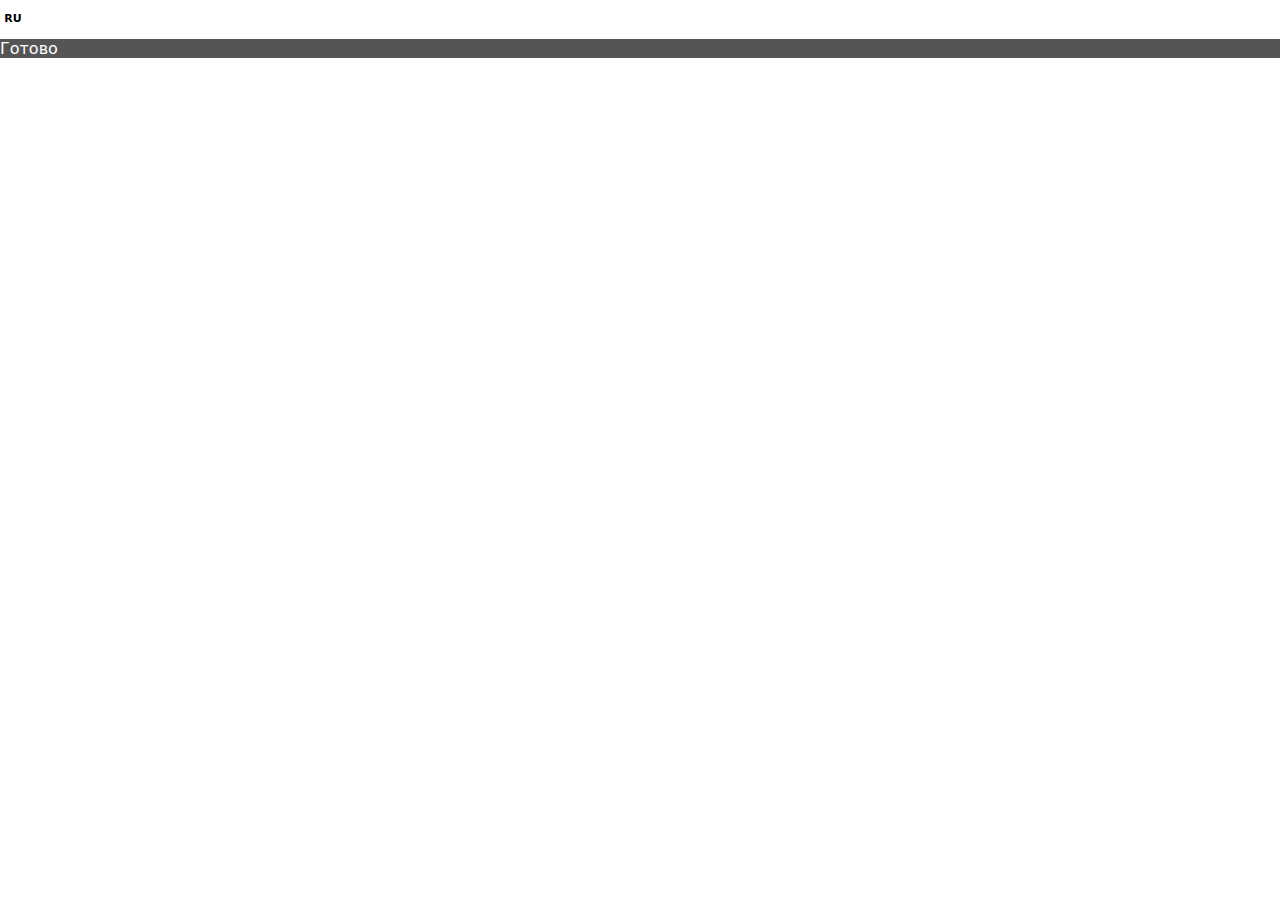
<file: bcreg/index_4.html>
<!DOCTYPE html><html lang="ru" data-id="hcaptcha-frame-e337bea4c08166fa6460e34a1f2a30700c872b49" data-scrapbook-source="https://newassets.hcaptcha.com/captcha/v1/e337bea4c08166fa6460e34a1f2a30700c872b49/static/hcaptcha.html"><head>
    <title>hCaptcha</title>
    <meta charset="UTF-8">
    <meta http-equiv="X-UA-Compatible" content="IE=edge">
    
    <style type="text/css">*{-webkit-tap-highlight-color:transparent;-webkit-font-smoothing:antialiased}body,html{margin:0;padding:0;font-family:-apple-system,system-ui,BlinkMacSystemFont,"Segoe UI",Roboto,Oxygen,Ubuntu,"Helvetica Neue",Arial,sans-serif;overflow:hidden;height:100%;width:100%;background-color:rgba(255,255,255,0);background-color:transparent}fieldset{margin:0;padding:15px 20px;border:none}button:focus,input:focus,select:focus,textarea:focus{outline:0}:focus{border:none;outline:0}textarea{border:none;overflow:auto;outline:0;-webkit-box-shadow:none;-moz-box-shadow:none;box-shadow:none;resize:none}.no-selection{-webkit-touch-callout:none;-webkit-user-select:none;-khtml-user-select:none;-moz-user-select:none;-ms-user-select:none;user-select:none}@-webkit-keyframes pop{0%{transform:scale(0)}70%{transform:scale(1.8)}80%{transform:scale(.6)}100%{transform:scale(1)}}@-moz-keyframes pop{0%{transform:scale(0)}70%{transform:scale(1.8)}80%{transform:scale(.6)}100%{transform:scale(1)}}@-o-keyframes pop{0%{transform:scale(0)}70%{transform:scale(1.8)}80%{transform:scale(.6)}100%{transform:scale(1)}}@keyframes pop{0%{transform:scale(0)}70%{transform:scale(1.8)}80%{transform:scale(.6)}100%{transform:scale(1)}}</style>
</head>
<body class="no-selection" aria-hidden="true">
    <div class="interface-wrapper"><div class="challenge-container"></div><div class="interface-user" dir="ltr" style="direction: ltr; text-align: left;"><div class="language-selector" style="position: relative; display: inline-block; top: 10px; left: 0px; z-index: 100;"><div id="language-list" tabindex="-1" aria-expanded="false" role="listbox" aria-labelledby="display-language" aria-owns="display-language" style="height: 230px; width: 160px; display: none; z-index: 100; background: rgb(255, 255, 255); box-shadow: rgba(0, 0, 0, 0.3) 0px 0px 4px; border-width: 1px; border-radius: 4px; border-style: solid; border-color: rgb(110, 130, 158); position: absolute; overflow: hidden; left: auto; bottom: 30px;" disabled="true"><div class="scroll-container" style="line-height: 40px; white-space: nowrap; text-align: center; width: 100%; position: absolute; overflow-y: hidden;"><div class="option" tabindex="0" aria-selected="false" aria-setsize="111" role="option" style="position: relative; cursor: pointer; height: 40px; font-size: 14px; font-weight: 400; border-width: 3px; border-style: solid; border-color: transparent; background: transparent; color: rgb(85, 85, 85);"><span>Afrikaans</span><div style="position: absolute; height: 1px; bottom: -4px; left: 10px; right: 10px; background: rgb(245, 245, 245); display: block;"></div></div><div class="option" tabindex="0" aria-selected="false" aria-setsize="111" role="option" style="position: relative; cursor: pointer; height: 40px; font-size: 14px; font-weight: 400; border-width: 3px; border-style: solid; border-color: transparent; background: transparent; color: rgb(85, 85, 85);"><span>Albanian</span><div style="position: absolute; height: 1px; bottom: -4px; left: 10px; right: 10px; background: rgb(245, 245, 245); display: block;"></div></div><div class="option" tabindex="0" aria-selected="false" aria-setsize="111" role="option" style="position: relative; cursor: pointer; height: 40px; font-size: 14px; font-weight: 400; border-width: 3px; border-style: solid; border-color: transparent; background: transparent; color: rgb(85, 85, 85);"><span>Amharic</span><div style="position: absolute; height: 1px; bottom: -4px; left: 10px; right: 10px; background: rgb(245, 245, 245); display: block;"></div></div><div class="option" tabindex="0" aria-selected="false" aria-setsize="111" role="option" style="position: relative; cursor: pointer; height: 40px; font-size: 14px; font-weight: 400; border-width: 3px; border-style: solid; border-color: transparent; background: transparent; color: rgb(85, 85, 85);"><span>Arabic</span><div style="position: absolute; height: 1px; bottom: -4px; left: 10px; right: 10px; background: rgb(245, 245, 245); display: block;"></div></div><div class="option" tabindex="0" aria-selected="false" aria-setsize="111" role="option" style="position: relative; cursor: pointer; height: 40px; font-size: 14px; font-weight: 400; border-width: 3px; border-style: solid; border-color: transparent; background: transparent; color: rgb(85, 85, 85);"><span>Armenian</span><div style="position: absolute; height: 1px; bottom: -4px; left: 10px; right: 10px; background: rgb(245, 245, 245); display: block;"></div></div><div class="option" tabindex="0" aria-selected="false" aria-setsize="111" role="option" style="position: relative; cursor: pointer; height: 40px; font-size: 14px; font-weight: 400; border-width: 3px; border-style: solid; border-color: transparent; background: transparent; color: rgb(85, 85, 85);"><span>Azerbaijani</span><div style="position: absolute; height: 1px; bottom: -4px; left: 10px; right: 10px; background: rgb(245, 245, 245); display: block;"></div></div><div class="option" tabindex="0" aria-selected="false" aria-setsize="111" role="option" style="position: relative; cursor: pointer; height: 40px; font-size: 14px; font-weight: 400; border-width: 3px; border-style: solid; border-color: transparent; background: transparent; color: rgb(85, 85, 85);"><span>Basque</span><div style="position: absolute; height: 1px; bottom: -4px; left: 10px; right: 10px; background: rgb(245, 245, 245); display: block;"></div></div><div class="option" tabindex="0" aria-selected="false" aria-setsize="111" role="option" style="position: relative; cursor: pointer; height: 40px; font-size: 14px; font-weight: 400; border-width: 3px; border-style: solid; border-color: transparent; background: transparent; color: rgb(85, 85, 85);"><span>Belarusian</span><div style="position: absolute; height: 1px; bottom: -4px; left: 10px; right: 10px; background: rgb(245, 245, 245); display: block;"></div></div><div class="option" tabindex="0" aria-selected="false" aria-setsize="111" role="option" style="position: relative; cursor: pointer; height: 40px; font-size: 14px; font-weight: 400; border-width: 3px; border-style: solid; border-color: transparent; background: transparent; color: rgb(85, 85, 85);"><span>Bengali</span><div style="position: absolute; height: 1px; bottom: -4px; left: 10px; right: 10px; background: rgb(245, 245, 245); display: block;"></div></div><div class="option" tabindex="0" aria-selected="false" aria-setsize="111" role="option" style="position: relative; cursor: pointer; height: 40px; font-size: 14px; font-weight: 400; border-width: 3px; border-style: solid; border-color: transparent; background: transparent; color: rgb(85, 85, 85);"><span>Bulgarian</span><div style="position: absolute; height: 1px; bottom: -4px; left: 10px; right: 10px; background: rgb(245, 245, 245); display: block;"></div></div><div class="option" tabindex="0" aria-selected="false" aria-setsize="111" role="option" style="position: relative; cursor: pointer; height: 40px; font-size: 14px; font-weight: 400; border-width: 3px; border-style: solid; border-color: transparent; background: transparent; color: rgb(85, 85, 85);"><span>Bosnian</span><div style="position: absolute; height: 1px; bottom: -4px; left: 10px; right: 10px; background: rgb(245, 245, 245); display: block;"></div></div><div class="option" tabindex="0" aria-selected="false" aria-setsize="111" role="option" style="position: relative; cursor: pointer; height: 40px; font-size: 14px; font-weight: 400; border-width: 3px; border-style: solid; border-color: transparent; background: transparent; color: rgb(85, 85, 85);"><span>Burmese</span><div style="position: absolute; height: 1px; bottom: -4px; left: 10px; right: 10px; background: rgb(245, 245, 245); display: block;"></div></div><div class="option" tabindex="0" aria-selected="false" aria-setsize="111" role="option" style="position: relative; cursor: pointer; height: 40px; font-size: 14px; font-weight: 400; border-width: 3px; border-style: solid; border-color: transparent; background: transparent; color: rgb(85, 85, 85);"><span>Catalan</span><div style="position: absolute; height: 1px; bottom: -4px; left: 10px; right: 10px; background: rgb(245, 245, 245); display: block;"></div></div><div class="option" tabindex="0" aria-selected="false" aria-setsize="111" role="option" style="position: relative; cursor: pointer; height: 40px; font-size: 14px; font-weight: 400; border-width: 3px; border-style: solid; border-color: transparent; background: transparent; color: rgb(85, 85, 85);"><span>Cebuano</span><div style="position: absolute; height: 1px; bottom: -4px; left: 10px; right: 10px; background: rgb(245, 245, 245); display: block;"></div></div><div class="option" tabindex="0" aria-selected="false" aria-setsize="111" role="option" style="position: relative; cursor: pointer; height: 40px; font-size: 14px; font-weight: 400; border-width: 3px; border-style: solid; border-color: transparent; background: transparent; color: rgb(85, 85, 85);"><span>Chinese</span><div style="position: absolute; height: 1px; bottom: -4px; left: 10px; right: 10px; background: rgb(245, 245, 245); display: block;"></div></div><div class="option" tabindex="0" aria-selected="false" aria-setsize="111" role="option" style="position: relative; cursor: pointer; height: 40px; font-size: 14px; font-weight: 400; border-width: 3px; border-style: solid; border-color: transparent; background: transparent; color: rgb(85, 85, 85);"><span>Chinese Simplified</span><div style="position: absolute; height: 1px; bottom: -4px; left: 10px; right: 10px; background: rgb(245, 245, 245); display: block;"></div></div><div class="option" tabindex="0" aria-selected="false" aria-setsize="111" role="option" style="position: relative; cursor: pointer; height: 40px; font-size: 14px; font-weight: 400; border-width: 3px; border-style: solid; border-color: transparent; background: transparent; color: rgb(85, 85, 85);"><span>Chinese Traditional</span><div style="position: absolute; height: 1px; bottom: -4px; left: 10px; right: 10px; background: rgb(245, 245, 245); display: block;"></div></div><div class="option" tabindex="0" aria-selected="false" aria-setsize="111" role="option" style="position: relative; cursor: pointer; height: 40px; font-size: 14px; font-weight: 400; border-width: 3px; border-style: solid; border-color: transparent; background: transparent; color: rgb(85, 85, 85);"><span>Corsican</span><div style="position: absolute; height: 1px; bottom: -4px; left: 10px; right: 10px; background: rgb(245, 245, 245); display: block;"></div></div><div class="option" tabindex="0" aria-selected="false" aria-setsize="111" role="option" style="position: relative; cursor: pointer; height: 40px; font-size: 14px; font-weight: 400; border-width: 3px; border-style: solid; border-color: transparent; background: transparent; color: rgb(85, 85, 85);"><span>Croatian</span><div style="position: absolute; height: 1px; bottom: -4px; left: 10px; right: 10px; background: rgb(245, 245, 245); display: block;"></div></div><div class="option" tabindex="0" aria-selected="false" aria-setsize="111" role="option" style="position: relative; cursor: pointer; height: 40px; font-size: 14px; font-weight: 400; border-width: 3px; border-style: solid; border-color: transparent; background: transparent; color: rgb(85, 85, 85);"><span>Czech</span><div style="position: absolute; height: 1px; bottom: -4px; left: 10px; right: 10px; background: rgb(245, 245, 245); display: block;"></div></div><div class="option" tabindex="0" aria-selected="false" aria-setsize="111" role="option" style="position: relative; cursor: pointer; height: 40px; font-size: 14px; font-weight: 400; border-width: 3px; border-style: solid; border-color: transparent; background: transparent; color: rgb(85, 85, 85);"><span>Danish</span><div style="position: absolute; height: 1px; bottom: -4px; left: 10px; right: 10px; background: rgb(245, 245, 245); display: block;"></div></div><div class="option" tabindex="0" aria-selected="false" aria-setsize="111" role="option" style="position: relative; cursor: pointer; height: 40px; font-size: 14px; font-weight: 400; border-width: 3px; border-style: solid; border-color: transparent; background: transparent; color: rgb(85, 85, 85);"><span>Dutch</span><div style="position: absolute; height: 1px; bottom: -4px; left: 10px; right: 10px; background: rgb(245, 245, 245); display: block;"></div></div><div class="option" tabindex="0" aria-selected="false" aria-setsize="111" role="option" style="position: relative; cursor: pointer; height: 40px; font-size: 14px; font-weight: 400; border-width: 3px; border-style: solid; border-color: transparent; background: transparent; color: rgb(85, 85, 85);"><span>English</span><div style="position: absolute; height: 1px; bottom: -4px; left: 10px; right: 10px; background: rgb(245, 245, 245); display: block;"></div></div><div class="option" tabindex="0" aria-selected="false" aria-setsize="111" role="option" style="position: relative; cursor: pointer; height: 40px; font-size: 14px; font-weight: 400; border-width: 3px; border-style: solid; border-color: transparent; background: transparent; color: rgb(85, 85, 85);"><span>Esperanto</span><div style="position: absolute; height: 1px; bottom: -4px; left: 10px; right: 10px; background: rgb(245, 245, 245); display: block;"></div></div><div class="option" tabindex="0" aria-selected="false" aria-setsize="111" role="option" style="position: relative; cursor: pointer; height: 40px; font-size: 14px; font-weight: 400; border-width: 3px; border-style: solid; border-color: transparent; background: transparent; color: rgb(85, 85, 85);"><span>Estonian</span><div style="position: absolute; height: 1px; bottom: -4px; left: 10px; right: 10px; background: rgb(245, 245, 245); display: block;"></div></div><div class="option" tabindex="0" aria-selected="false" aria-setsize="111" role="option" style="position: relative; cursor: pointer; height: 40px; font-size: 14px; font-weight: 400; border-width: 3px; border-style: solid; border-color: transparent; background: transparent; color: rgb(85, 85, 85);"><span>Finnish</span><div style="position: absolute; height: 1px; bottom: -4px; left: 10px; right: 10px; background: rgb(245, 245, 245); display: block;"></div></div><div class="option" tabindex="0" aria-selected="false" aria-setsize="111" role="option" style="position: relative; cursor: pointer; height: 40px; font-size: 14px; font-weight: 400; border-width: 3px; border-style: solid; border-color: transparent; background: transparent; color: rgb(85, 85, 85);"><span>French</span><div style="position: absolute; height: 1px; bottom: -4px; left: 10px; right: 10px; background: rgb(245, 245, 245); display: block;"></div></div><div class="option" tabindex="0" aria-selected="false" aria-setsize="111" role="option" style="position: relative; cursor: pointer; height: 40px; font-size: 14px; font-weight: 400; border-width: 3px; border-style: solid; border-color: transparent; background: transparent; color: rgb(85, 85, 85);"><span>Frisian</span><div style="position: absolute; height: 1px; bottom: -4px; left: 10px; right: 10px; background: rgb(245, 245, 245); display: block;"></div></div><div class="option" tabindex="0" aria-selected="false" aria-setsize="111" role="option" style="position: relative; cursor: pointer; height: 40px; font-size: 14px; font-weight: 400; border-width: 3px; border-style: solid; border-color: transparent; background: transparent; color: rgb(85, 85, 85);"><span>Gaelic</span><div style="position: absolute; height: 1px; bottom: -4px; left: 10px; right: 10px; background: rgb(245, 245, 245); display: block;"></div></div><div class="option" tabindex="0" aria-selected="false" aria-setsize="111" role="option" style="position: relative; cursor: pointer; height: 40px; font-size: 14px; font-weight: 400; border-width: 3px; border-style: solid; border-color: transparent; background: transparent; color: rgb(85, 85, 85);"><span>Galacian</span><div style="position: absolute; height: 1px; bottom: -4px; left: 10px; right: 10px; background: rgb(245, 245, 245); display: block;"></div></div><div class="option" tabindex="0" aria-selected="false" aria-setsize="111" role="option" style="position: relative; cursor: pointer; height: 40px; font-size: 14px; font-weight: 400; border-width: 3px; border-style: solid; border-color: transparent; background: transparent; color: rgb(85, 85, 85);"><span>Georgian</span><div style="position: absolute; height: 1px; bottom: -4px; left: 10px; right: 10px; background: rgb(245, 245, 245); display: block;"></div></div><div class="option" tabindex="0" aria-selected="false" aria-setsize="111" role="option" style="position: relative; cursor: pointer; height: 40px; font-size: 14px; font-weight: 400; border-width: 3px; border-style: solid; border-color: transparent; background: transparent; color: rgb(85, 85, 85);"><span>German</span><div style="position: absolute; height: 1px; bottom: -4px; left: 10px; right: 10px; background: rgb(245, 245, 245); display: block;"></div></div><div class="option" tabindex="0" aria-selected="false" aria-setsize="111" role="option" style="position: relative; cursor: pointer; height: 40px; font-size: 14px; font-weight: 400; border-width: 3px; border-style: solid; border-color: transparent; background: transparent; color: rgb(85, 85, 85);"><span>Greek</span><div style="position: absolute; height: 1px; bottom: -4px; left: 10px; right: 10px; background: rgb(245, 245, 245); display: block;"></div></div><div class="option" tabindex="0" aria-selected="false" aria-setsize="111" role="option" style="position: relative; cursor: pointer; height: 40px; font-size: 14px; font-weight: 400; border-width: 3px; border-style: solid; border-color: transparent; background: transparent; color: rgb(85, 85, 85);"><span>Gujurati</span><div style="position: absolute; height: 1px; bottom: -4px; left: 10px; right: 10px; background: rgb(245, 245, 245); display: block;"></div></div><div class="option" tabindex="0" aria-selected="false" aria-setsize="111" role="option" style="position: relative; cursor: pointer; height: 40px; font-size: 14px; font-weight: 400; border-width: 3px; border-style: solid; border-color: transparent; background: transparent; color: rgb(85, 85, 85);"><span>Haitian</span><div style="position: absolute; height: 1px; bottom: -4px; left: 10px; right: 10px; background: rgb(245, 245, 245); display: block;"></div></div><div class="option" tabindex="0" aria-selected="false" aria-setsize="111" role="option" style="position: relative; cursor: pointer; height: 40px; font-size: 14px; font-weight: 400; border-width: 3px; border-style: solid; border-color: transparent; background: transparent; color: rgb(85, 85, 85);"><span>Hausa</span><div style="position: absolute; height: 1px; bottom: -4px; left: 10px; right: 10px; background: rgb(245, 245, 245); display: block;"></div></div><div class="option" tabindex="0" aria-selected="false" aria-setsize="111" role="option" style="position: relative; cursor: pointer; height: 40px; font-size: 14px; font-weight: 400; border-width: 3px; border-style: solid; border-color: transparent; background: transparent; color: rgb(85, 85, 85);"><span>Hawaiian</span><div style="position: absolute; height: 1px; bottom: -4px; left: 10px; right: 10px; background: rgb(245, 245, 245); display: block;"></div></div><div class="option" tabindex="0" aria-selected="false" aria-setsize="111" role="option" style="position: relative; cursor: pointer; height: 40px; font-size: 14px; font-weight: 400; border-width: 3px; border-style: solid; border-color: transparent; background: transparent; color: rgb(85, 85, 85);"><span>Hebrew</span><div style="position: absolute; height: 1px; bottom: -4px; left: 10px; right: 10px; background: rgb(245, 245, 245); display: block;"></div></div><div class="option" tabindex="0" aria-selected="false" aria-setsize="111" role="option" style="position: relative; cursor: pointer; height: 40px; font-size: 14px; font-weight: 400; border-width: 3px; border-style: solid; border-color: transparent; background: transparent; color: rgb(85, 85, 85);"><span>Hindi</span><div style="position: absolute; height: 1px; bottom: -4px; left: 10px; right: 10px; background: rgb(245, 245, 245); display: block;"></div></div><div class="option" tabindex="0" aria-selected="false" aria-setsize="111" role="option" style="position: relative; cursor: pointer; height: 40px; font-size: 14px; font-weight: 400; border-width: 3px; border-style: solid; border-color: transparent; background: transparent; color: rgb(85, 85, 85);"><span>Hmong</span><div style="position: absolute; height: 1px; bottom: -4px; left: 10px; right: 10px; background: rgb(245, 245, 245); display: block;"></div></div><div class="option" tabindex="0" aria-selected="false" aria-setsize="111" role="option" style="position: relative; cursor: pointer; height: 40px; font-size: 14px; font-weight: 400; border-width: 3px; border-style: solid; border-color: transparent; background: transparent; color: rgb(85, 85, 85);"><span>Hungarian</span><div style="position: absolute; height: 1px; bottom: -4px; left: 10px; right: 10px; background: rgb(245, 245, 245); display: block;"></div></div><div class="option" tabindex="0" aria-selected="false" aria-setsize="111" role="option" style="position: relative; cursor: pointer; height: 40px; font-size: 14px; font-weight: 400; border-width: 3px; border-style: solid; border-color: transparent; background: transparent; color: rgb(85, 85, 85);"><span>Icelandic</span><div style="position: absolute; height: 1px; bottom: -4px; left: 10px; right: 10px; background: rgb(245, 245, 245); display: block;"></div></div><div class="option" tabindex="0" aria-selected="false" aria-setsize="111" role="option" style="position: relative; cursor: pointer; height: 40px; font-size: 14px; font-weight: 400; border-width: 3px; border-style: solid; border-color: transparent; background: transparent; color: rgb(85, 85, 85);"><span>Igbo</span><div style="position: absolute; height: 1px; bottom: -4px; left: 10px; right: 10px; background: rgb(245, 245, 245); display: block;"></div></div><div class="option" tabindex="0" aria-selected="false" aria-setsize="111" role="option" style="position: relative; cursor: pointer; height: 40px; font-size: 14px; font-weight: 400; border-width: 3px; border-style: solid; border-color: transparent; background: transparent; color: rgb(85, 85, 85);"><span>Indonesian</span><div style="position: absolute; height: 1px; bottom: -4px; left: 10px; right: 10px; background: rgb(245, 245, 245); display: block;"></div></div><div class="option" tabindex="0" aria-selected="false" aria-setsize="111" role="option" style="position: relative; cursor: pointer; height: 40px; font-size: 14px; font-weight: 400; border-width: 3px; border-style: solid; border-color: transparent; background: transparent; color: rgb(85, 85, 85);"><span>Irish</span><div style="position: absolute; height: 1px; bottom: -4px; left: 10px; right: 10px; background: rgb(245, 245, 245); display: block;"></div></div><div class="option" tabindex="0" aria-selected="false" aria-setsize="111" role="option" style="position: relative; cursor: pointer; height: 40px; font-size: 14px; font-weight: 400; border-width: 3px; border-style: solid; border-color: transparent; background: transparent; color: rgb(85, 85, 85);"><span>Italian</span><div style="position: absolute; height: 1px; bottom: -4px; left: 10px; right: 10px; background: rgb(245, 245, 245); display: block;"></div></div><div class="option" tabindex="0" aria-selected="false" aria-setsize="111" role="option" style="position: relative; cursor: pointer; height: 40px; font-size: 14px; font-weight: 400; border-width: 3px; border-style: solid; border-color: transparent; background: transparent; color: rgb(85, 85, 85);"><span>Japanese</span><div style="position: absolute; height: 1px; bottom: -4px; left: 10px; right: 10px; background: rgb(245, 245, 245); display: block;"></div></div><div class="option" tabindex="0" aria-selected="false" aria-setsize="111" role="option" style="position: relative; cursor: pointer; height: 40px; font-size: 14px; font-weight: 400; border-width: 3px; border-style: solid; border-color: transparent; background: transparent; color: rgb(85, 85, 85);"><span>Javanese</span><div style="position: absolute; height: 1px; bottom: -4px; left: 10px; right: 10px; background: rgb(245, 245, 245); display: block;"></div></div><div class="option" tabindex="0" aria-selected="false" aria-setsize="111" role="option" style="position: relative; cursor: pointer; height: 40px; font-size: 14px; font-weight: 400; border-width: 3px; border-style: solid; border-color: transparent; background: transparent; color: rgb(85, 85, 85);"><span>Kannada</span><div style="position: absolute; height: 1px; bottom: -4px; left: 10px; right: 10px; background: rgb(245, 245, 245); display: block;"></div></div><div class="option" tabindex="0" aria-selected="false" aria-setsize="111" role="option" style="position: relative; cursor: pointer; height: 40px; font-size: 14px; font-weight: 400; border-width: 3px; border-style: solid; border-color: transparent; background: transparent; color: rgb(85, 85, 85);"><span>Kazakh</span><div style="position: absolute; height: 1px; bottom: -4px; left: 10px; right: 10px; background: rgb(245, 245, 245); display: block;"></div></div><div class="option" tabindex="0" aria-selected="false" aria-setsize="111" role="option" style="position: relative; cursor: pointer; height: 40px; font-size: 14px; font-weight: 400; border-width: 3px; border-style: solid; border-color: transparent; background: transparent; color: rgb(85, 85, 85);"><span>Khmer</span><div style="position: absolute; height: 1px; bottom: -4px; left: 10px; right: 10px; background: rgb(245, 245, 245); display: block;"></div></div><div class="option" tabindex="0" aria-selected="false" aria-setsize="111" role="option" style="position: relative; cursor: pointer; height: 40px; font-size: 14px; font-weight: 400; border-width: 3px; border-style: solid; border-color: transparent; background: transparent; color: rgb(85, 85, 85);"><span>Kinyarwanda</span><div style="position: absolute; height: 1px; bottom: -4px; left: 10px; right: 10px; background: rgb(245, 245, 245); display: block;"></div></div><div class="option" tabindex="0" aria-selected="false" aria-setsize="111" role="option" style="position: relative; cursor: pointer; height: 40px; font-size: 14px; font-weight: 400; border-width: 3px; border-style: solid; border-color: transparent; background: transparent; color: rgb(85, 85, 85);"><span>Kirghiz</span><div style="position: absolute; height: 1px; bottom: -4px; left: 10px; right: 10px; background: rgb(245, 245, 245); display: block;"></div></div><div class="option" tabindex="0" aria-selected="false" aria-setsize="111" role="option" style="position: relative; cursor: pointer; height: 40px; font-size: 14px; font-weight: 400; border-width: 3px; border-style: solid; border-color: transparent; background: transparent; color: rgb(85, 85, 85);"><span>Korean</span><div style="position: absolute; height: 1px; bottom: -4px; left: 10px; right: 10px; background: rgb(245, 245, 245); display: block;"></div></div><div class="option" tabindex="0" aria-selected="false" aria-setsize="111" role="option" style="position: relative; cursor: pointer; height: 40px; font-size: 14px; font-weight: 400; border-width: 3px; border-style: solid; border-color: transparent; background: transparent; color: rgb(85, 85, 85);"><span>Kurdish</span><div style="position: absolute; height: 1px; bottom: -4px; left: 10px; right: 10px; background: rgb(245, 245, 245); display: block;"></div></div><div class="option" tabindex="0" aria-selected="false" aria-setsize="111" role="option" style="position: relative; cursor: pointer; height: 40px; font-size: 14px; font-weight: 400; border-width: 3px; border-style: solid; border-color: transparent; background: transparent; color: rgb(85, 85, 85);"><span>Lao</span><div style="position: absolute; height: 1px; bottom: -4px; left: 10px; right: 10px; background: rgb(245, 245, 245); display: block;"></div></div><div class="option" tabindex="0" aria-selected="false" aria-setsize="111" role="option" style="position: relative; cursor: pointer; height: 40px; font-size: 14px; font-weight: 400; border-width: 3px; border-style: solid; border-color: transparent; background: transparent; color: rgb(85, 85, 85);"><span>Latin</span><div style="position: absolute; height: 1px; bottom: -4px; left: 10px; right: 10px; background: rgb(245, 245, 245); display: block;"></div></div><div class="option" tabindex="0" aria-selected="false" aria-setsize="111" role="option" style="position: relative; cursor: pointer; height: 40px; font-size: 14px; font-weight: 400; border-width: 3px; border-style: solid; border-color: transparent; background: transparent; color: rgb(85, 85, 85);"><span>Latvian</span><div style="position: absolute; height: 1px; bottom: -4px; left: 10px; right: 10px; background: rgb(245, 245, 245); display: block;"></div></div><div class="option" tabindex="0" aria-selected="false" aria-setsize="111" role="option" style="position: relative; cursor: pointer; height: 40px; font-size: 14px; font-weight: 400; border-width: 3px; border-style: solid; border-color: transparent; background: transparent; color: rgb(85, 85, 85);"><span>Lithuanian</span><div style="position: absolute; height: 1px; bottom: -4px; left: 10px; right: 10px; background: rgb(245, 245, 245); display: block;"></div></div><div class="option" tabindex="0" aria-selected="false" aria-setsize="111" role="option" style="position: relative; cursor: pointer; height: 40px; font-size: 14px; font-weight: 400; border-width: 3px; border-style: solid; border-color: transparent; background: transparent; color: rgb(85, 85, 85);"><span>Luxembourgish</span><div style="position: absolute; height: 1px; bottom: -4px; left: 10px; right: 10px; background: rgb(245, 245, 245); display: block;"></div></div><div class="option" tabindex="0" aria-selected="false" aria-setsize="111" role="option" style="position: relative; cursor: pointer; height: 40px; font-size: 14px; font-weight: 400; border-width: 3px; border-style: solid; border-color: transparent; background: transparent; color: rgb(85, 85, 85);"><span>Macedonian</span><div style="position: absolute; height: 1px; bottom: -4px; left: 10px; right: 10px; background: rgb(245, 245, 245); display: block;"></div></div><div class="option" tabindex="0" aria-selected="false" aria-setsize="111" role="option" style="position: relative; cursor: pointer; height: 40px; font-size: 14px; font-weight: 400; border-width: 3px; border-style: solid; border-color: transparent; background: transparent; color: rgb(85, 85, 85);"><span>Malagasy</span><div style="position: absolute; height: 1px; bottom: -4px; left: 10px; right: 10px; background: rgb(245, 245, 245); display: block;"></div></div><div class="option" tabindex="0" aria-selected="false" aria-setsize="111" role="option" style="position: relative; cursor: pointer; height: 40px; font-size: 14px; font-weight: 400; border-width: 3px; border-style: solid; border-color: transparent; background: transparent; color: rgb(85, 85, 85);"><span>Malay</span><div style="position: absolute; height: 1px; bottom: -4px; left: 10px; right: 10px; background: rgb(245, 245, 245); display: block;"></div></div><div class="option" tabindex="0" aria-selected="false" aria-setsize="111" role="option" style="position: relative; cursor: pointer; height: 40px; font-size: 14px; font-weight: 400; border-width: 3px; border-style: solid; border-color: transparent; background: transparent; color: rgb(85, 85, 85);"><span>Malayalam</span><div style="position: absolute; height: 1px; bottom: -4px; left: 10px; right: 10px; background: rgb(245, 245, 245); display: block;"></div></div><div class="option" tabindex="0" aria-selected="false" aria-setsize="111" role="option" style="position: relative; cursor: pointer; height: 40px; font-size: 14px; font-weight: 400; border-width: 3px; border-style: solid; border-color: transparent; background: transparent; color: rgb(85, 85, 85);"><span>Maltese</span><div style="position: absolute; height: 1px; bottom: -4px; left: 10px; right: 10px; background: rgb(245, 245, 245); display: block;"></div></div><div class="option" tabindex="0" aria-selected="false" aria-setsize="111" role="option" style="position: relative; cursor: pointer; height: 40px; font-size: 14px; font-weight: 400; border-width: 3px; border-style: solid; border-color: transparent; background: transparent; color: rgb(85, 85, 85);"><span>Maori</span><div style="position: absolute; height: 1px; bottom: -4px; left: 10px; right: 10px; background: rgb(245, 245, 245); display: block;"></div></div><div class="option" tabindex="0" aria-selected="false" aria-setsize="111" role="option" style="position: relative; cursor: pointer; height: 40px; font-size: 14px; font-weight: 400; border-width: 3px; border-style: solid; border-color: transparent; background: transparent; color: rgb(85, 85, 85);"><span>Marathi</span><div style="position: absolute; height: 1px; bottom: -4px; left: 10px; right: 10px; background: rgb(245, 245, 245); display: block;"></div></div><div class="option" tabindex="0" aria-selected="false" aria-setsize="111" role="option" style="position: relative; cursor: pointer; height: 40px; font-size: 14px; font-weight: 400; border-width: 3px; border-style: solid; border-color: transparent; background: transparent; color: rgb(85, 85, 85);"><span>Mongolian</span><div style="position: absolute; height: 1px; bottom: -4px; left: 10px; right: 10px; background: rgb(245, 245, 245); display: block;"></div></div><div class="option" tabindex="0" aria-selected="false" aria-setsize="111" role="option" style="position: relative; cursor: pointer; height: 40px; font-size: 14px; font-weight: 400; border-width: 3px; border-style: solid; border-color: transparent; background: transparent; color: rgb(85, 85, 85);"><span>Nepali</span><div style="position: absolute; height: 1px; bottom: -4px; left: 10px; right: 10px; background: rgb(245, 245, 245); display: block;"></div></div><div class="option" tabindex="0" aria-selected="false" aria-setsize="111" role="option" style="position: relative; cursor: pointer; height: 40px; font-size: 14px; font-weight: 400; border-width: 3px; border-style: solid; border-color: transparent; background: transparent; color: rgb(85, 85, 85);"><span>Norwegian</span><div style="position: absolute; height: 1px; bottom: -4px; left: 10px; right: 10px; background: rgb(245, 245, 245); display: block;"></div></div><div class="option" tabindex="0" aria-selected="false" aria-setsize="111" role="option" style="position: relative; cursor: pointer; height: 40px; font-size: 14px; font-weight: 400; border-width: 3px; border-style: solid; border-color: transparent; background: transparent; color: rgb(85, 85, 85);"><span>Nyanja</span><div style="position: absolute; height: 1px; bottom: -4px; left: 10px; right: 10px; background: rgb(245, 245, 245); display: block;"></div></div><div class="option" tabindex="0" aria-selected="false" aria-setsize="111" role="option" style="position: relative; cursor: pointer; height: 40px; font-size: 14px; font-weight: 400; border-width: 3px; border-style: solid; border-color: transparent; background: transparent; color: rgb(85, 85, 85);"><span>Oriya</span><div style="position: absolute; height: 1px; bottom: -4px; left: 10px; right: 10px; background: rgb(245, 245, 245); display: block;"></div></div><div class="option" tabindex="0" aria-selected="false" aria-setsize="111" role="option" style="position: relative; cursor: pointer; height: 40px; font-size: 14px; font-weight: 400; border-width: 3px; border-style: solid; border-color: transparent; background: transparent; color: rgb(85, 85, 85);"><span>Persian</span><div style="position: absolute; height: 1px; bottom: -4px; left: 10px; right: 10px; background: rgb(245, 245, 245); display: block;"></div></div><div class="option" tabindex="0" aria-selected="false" aria-setsize="111" role="option" style="position: relative; cursor: pointer; height: 40px; font-size: 14px; font-weight: 400; border-width: 3px; border-style: solid; border-color: transparent; background: transparent; color: rgb(85, 85, 85);"><span>Polish</span><div style="position: absolute; height: 1px; bottom: -4px; left: 10px; right: 10px; background: rgb(245, 245, 245); display: block;"></div></div><div class="option" tabindex="0" aria-selected="false" aria-setsize="111" role="option" style="position: relative; cursor: pointer; height: 40px; font-size: 14px; font-weight: 400; border-width: 3px; border-style: solid; border-color: transparent; background: transparent; color: rgb(85, 85, 85);"><span>Portuguese (Brazil)</span><div style="position: absolute; height: 1px; bottom: -4px; left: 10px; right: 10px; background: rgb(245, 245, 245); display: block;"></div></div><div class="option" tabindex="0" aria-selected="false" aria-setsize="111" role="option" style="position: relative; cursor: pointer; height: 40px; font-size: 14px; font-weight: 400; border-width: 3px; border-style: solid; border-color: transparent; background: transparent; color: rgb(85, 85, 85);"><span>Portuguese (Portugal)</span><div style="position: absolute; height: 1px; bottom: -4px; left: 10px; right: 10px; background: rgb(245, 245, 245); display: block;"></div></div><div class="option" tabindex="0" aria-selected="false" aria-setsize="111" role="option" style="position: relative; cursor: pointer; height: 40px; font-size: 14px; font-weight: 400; border-width: 3px; border-style: solid; border-color: transparent; background: transparent; color: rgb(85, 85, 85);"><span>Pashto</span><div style="position: absolute; height: 1px; bottom: -4px; left: 10px; right: 10px; background: rgb(245, 245, 245); display: block;"></div></div><div class="option" tabindex="0" aria-selected="false" aria-setsize="111" role="option" style="position: relative; cursor: pointer; height: 40px; font-size: 14px; font-weight: 400; border-width: 3px; border-style: solid; border-color: transparent; background: transparent; color: rgb(85, 85, 85);"><span>Punjabi</span><div style="position: absolute; height: 1px; bottom: -4px; left: 10px; right: 10px; background: rgb(245, 245, 245); display: block;"></div></div><div class="option" tabindex="0" aria-selected="false" aria-setsize="111" role="option" style="position: relative; cursor: pointer; height: 40px; font-size: 14px; font-weight: 400; border-width: 3px; border-style: solid; border-color: transparent; background: transparent; color: rgb(85, 85, 85);"><span>Romanian</span><div style="position: absolute; height: 1px; bottom: -4px; left: 10px; right: 10px; background: rgb(245, 245, 245); display: block;"></div></div><div class="option" tabindex="0" aria-selected="true" aria-setsize="111" role="option" style="position: relative; cursor: pointer; height: 40px; font-size: 14px; font-weight: 400; border-width: 3px; border-style: solid; border-color: transparent; background: rgb(92, 111, 138); color: rgb(250, 250, 250);"><span>Russian</span><div style="position: absolute; height: 1px; bottom: -4px; left: 10px; right: 10px; background: rgb(245, 245, 245); display: none;"></div></div><div class="option" tabindex="0" aria-selected="false" aria-setsize="111" role="option" style="position: relative; cursor: pointer; height: 40px; font-size: 14px; font-weight: 400; border-width: 3px; border-style: solid; border-color: transparent; background: transparent; color: rgb(85, 85, 85);"><span>Samoan</span><div style="position: absolute; height: 1px; bottom: -4px; left: 10px; right: 10px; background: rgb(245, 245, 245); display: block;"></div></div><div class="option" tabindex="0" aria-selected="false" aria-setsize="111" role="option" style="position: relative; cursor: pointer; height: 40px; font-size: 14px; font-weight: 400; border-width: 3px; border-style: solid; border-color: transparent; background: transparent; color: rgb(85, 85, 85);"><span>Shona</span><div style="position: absolute; height: 1px; bottom: -4px; left: 10px; right: 10px; background: rgb(245, 245, 245); display: block;"></div></div><div class="option" tabindex="0" aria-selected="false" aria-setsize="111" role="option" style="position: relative; cursor: pointer; height: 40px; font-size: 14px; font-weight: 400; border-width: 3px; border-style: solid; border-color: transparent; background: transparent; color: rgb(85, 85, 85);"><span>Sindhi</span><div style="position: absolute; height: 1px; bottom: -4px; left: 10px; right: 10px; background: rgb(245, 245, 245); display: block;"></div></div><div class="option" tabindex="0" aria-selected="false" aria-setsize="111" role="option" style="position: relative; cursor: pointer; height: 40px; font-size: 14px; font-weight: 400; border-width: 3px; border-style: solid; border-color: transparent; background: transparent; color: rgb(85, 85, 85);"><span>Sinhalese</span><div style="position: absolute; height: 1px; bottom: -4px; left: 10px; right: 10px; background: rgb(245, 245, 245); display: block;"></div></div><div class="option" tabindex="0" aria-selected="false" aria-setsize="111" role="option" style="position: relative; cursor: pointer; height: 40px; font-size: 14px; font-weight: 400; border-width: 3px; border-style: solid; border-color: transparent; background: transparent; color: rgb(85, 85, 85);"><span>Serbian</span><div style="position: absolute; height: 1px; bottom: -4px; left: 10px; right: 10px; background: rgb(245, 245, 245); display: block;"></div></div><div class="option" tabindex="0" aria-selected="false" aria-setsize="111" role="option" style="position: relative; cursor: pointer; height: 40px; font-size: 14px; font-weight: 400; border-width: 3px; border-style: solid; border-color: transparent; background: transparent; color: rgb(85, 85, 85);"><span>Slovak</span><div style="position: absolute; height: 1px; bottom: -4px; left: 10px; right: 10px; background: rgb(245, 245, 245); display: block;"></div></div><div class="option" tabindex="0" aria-selected="false" aria-setsize="111" role="option" style="position: relative; cursor: pointer; height: 40px; font-size: 14px; font-weight: 400; border-width: 3px; border-style: solid; border-color: transparent; background: transparent; color: rgb(85, 85, 85);"><span>Slovenian</span><div style="position: absolute; height: 1px; bottom: -4px; left: 10px; right: 10px; background: rgb(245, 245, 245); display: block;"></div></div><div class="option" tabindex="0" aria-selected="false" aria-setsize="111" role="option" style="position: relative; cursor: pointer; height: 40px; font-size: 14px; font-weight: 400; border-width: 3px; border-style: solid; border-color: transparent; background: transparent; color: rgb(85, 85, 85);"><span>Somali</span><div style="position: absolute; height: 1px; bottom: -4px; left: 10px; right: 10px; background: rgb(245, 245, 245); display: block;"></div></div><div class="option" tabindex="0" aria-selected="false" aria-setsize="111" role="option" style="position: relative; cursor: pointer; height: 40px; font-size: 14px; font-weight: 400; border-width: 3px; border-style: solid; border-color: transparent; background: transparent; color: rgb(85, 85, 85);"><span>Southern Sotho</span><div style="position: absolute; height: 1px; bottom: -4px; left: 10px; right: 10px; background: rgb(245, 245, 245); display: block;"></div></div><div class="option" tabindex="0" aria-selected="false" aria-setsize="111" role="option" style="position: relative; cursor: pointer; height: 40px; font-size: 14px; font-weight: 400; border-width: 3px; border-style: solid; border-color: transparent; background: transparent; color: rgb(85, 85, 85);"><span>Spanish</span><div style="position: absolute; height: 1px; bottom: -4px; left: 10px; right: 10px; background: rgb(245, 245, 245); display: block;"></div></div><div class="option" tabindex="0" aria-selected="false" aria-setsize="111" role="option" style="position: relative; cursor: pointer; height: 40px; font-size: 14px; font-weight: 400; border-width: 3px; border-style: solid; border-color: transparent; background: transparent; color: rgb(85, 85, 85);"><span>Sundanese</span><div style="position: absolute; height: 1px; bottom: -4px; left: 10px; right: 10px; background: rgb(245, 245, 245); display: block;"></div></div><div class="option" tabindex="0" aria-selected="false" aria-setsize="111" role="option" style="position: relative; cursor: pointer; height: 40px; font-size: 14px; font-weight: 400; border-width: 3px; border-style: solid; border-color: transparent; background: transparent; color: rgb(85, 85, 85);"><span>Swahili</span><div style="position: absolute; height: 1px; bottom: -4px; left: 10px; right: 10px; background: rgb(245, 245, 245); display: block;"></div></div><div class="option" tabindex="0" aria-selected="false" aria-setsize="111" role="option" style="position: relative; cursor: pointer; height: 40px; font-size: 14px; font-weight: 400; border-width: 3px; border-style: solid; border-color: transparent; background: transparent; color: rgb(85, 85, 85);"><span>Swedish</span><div style="position: absolute; height: 1px; bottom: -4px; left: 10px; right: 10px; background: rgb(245, 245, 245); display: block;"></div></div><div class="option" tabindex="0" aria-selected="false" aria-setsize="111" role="option" style="position: relative; cursor: pointer; height: 40px; font-size: 14px; font-weight: 400; border-width: 3px; border-style: solid; border-color: transparent; background: transparent; color: rgb(85, 85, 85);"><span>Tagalog</span><div style="position: absolute; height: 1px; bottom: -4px; left: 10px; right: 10px; background: rgb(245, 245, 245); display: block;"></div></div><div class="option" tabindex="0" aria-selected="false" aria-setsize="111" role="option" style="position: relative; cursor: pointer; height: 40px; font-size: 14px; font-weight: 400; border-width: 3px; border-style: solid; border-color: transparent; background: transparent; color: rgb(85, 85, 85);"><span>Tajik</span><div style="position: absolute; height: 1px; bottom: -4px; left: 10px; right: 10px; background: rgb(245, 245, 245); display: block;"></div></div><div class="option" tabindex="0" aria-selected="false" aria-setsize="111" role="option" style="position: relative; cursor: pointer; height: 40px; font-size: 14px; font-weight: 400; border-width: 3px; border-style: solid; border-color: transparent; background: transparent; color: rgb(85, 85, 85);"><span>Tamil</span><div style="position: absolute; height: 1px; bottom: -4px; left: 10px; right: 10px; background: rgb(245, 245, 245); display: block;"></div></div><div class="option" tabindex="0" aria-selected="false" aria-setsize="111" role="option" style="position: relative; cursor: pointer; height: 40px; font-size: 14px; font-weight: 400; border-width: 3px; border-style: solid; border-color: transparent; background: transparent; color: rgb(85, 85, 85);"><span>Tatar</span><div style="position: absolute; height: 1px; bottom: -4px; left: 10px; right: 10px; background: rgb(245, 245, 245); display: block;"></div></div><div class="option" tabindex="0" aria-selected="false" aria-setsize="111" role="option" style="position: relative; cursor: pointer; height: 40px; font-size: 14px; font-weight: 400; border-width: 3px; border-style: solid; border-color: transparent; background: transparent; color: rgb(85, 85, 85);"><span>Teluga</span><div style="position: absolute; height: 1px; bottom: -4px; left: 10px; right: 10px; background: rgb(245, 245, 245); display: block;"></div></div><div class="option" tabindex="0" aria-selected="false" aria-setsize="111" role="option" style="position: relative; cursor: pointer; height: 40px; font-size: 14px; font-weight: 400; border-width: 3px; border-style: solid; border-color: transparent; background: transparent; color: rgb(85, 85, 85);"><span>Thai</span><div style="position: absolute; height: 1px; bottom: -4px; left: 10px; right: 10px; background: rgb(245, 245, 245); display: block;"></div></div><div class="option" tabindex="0" aria-selected="false" aria-setsize="111" role="option" style="position: relative; cursor: pointer; height: 40px; font-size: 14px; font-weight: 400; border-width: 3px; border-style: solid; border-color: transparent; background: transparent; color: rgb(85, 85, 85);"><span>Turkish</span><div style="position: absolute; height: 1px; bottom: -4px; left: 10px; right: 10px; background: rgb(245, 245, 245); display: block;"></div></div><div class="option" tabindex="0" aria-selected="false" aria-setsize="111" role="option" style="position: relative; cursor: pointer; height: 40px; font-size: 14px; font-weight: 400; border-width: 3px; border-style: solid; border-color: transparent; background: transparent; color: rgb(85, 85, 85);"><span>Turkmen</span><div style="position: absolute; height: 1px; bottom: -4px; left: 10px; right: 10px; background: rgb(245, 245, 245); display: block;"></div></div><div class="option" tabindex="0" aria-selected="false" aria-setsize="111" role="option" style="position: relative; cursor: pointer; height: 40px; font-size: 14px; font-weight: 400; border-width: 3px; border-style: solid; border-color: transparent; background: transparent; color: rgb(85, 85, 85);"><span>Uyghur</span><div style="position: absolute; height: 1px; bottom: -4px; left: 10px; right: 10px; background: rgb(245, 245, 245); display: block;"></div></div><div class="option" tabindex="0" aria-selected="false" aria-setsize="111" role="option" style="position: relative; cursor: pointer; height: 40px; font-size: 14px; font-weight: 400; border-width: 3px; border-style: solid; border-color: transparent; background: transparent; color: rgb(85, 85, 85);"><span>Ukrainian</span><div style="position: absolute; height: 1px; bottom: -4px; left: 10px; right: 10px; background: rgb(245, 245, 245); display: block;"></div></div><div class="option" tabindex="0" aria-selected="false" aria-setsize="111" role="option" style="position: relative; cursor: pointer; height: 40px; font-size: 14px; font-weight: 400; border-width: 3px; border-style: solid; border-color: transparent; background: transparent; color: rgb(85, 85, 85);"><span>Urdu</span><div style="position: absolute; height: 1px; bottom: -4px; left: 10px; right: 10px; background: rgb(245, 245, 245); display: block;"></div></div><div class="option" tabindex="0" aria-selected="false" aria-setsize="111" role="option" style="position: relative; cursor: pointer; height: 40px; font-size: 14px; font-weight: 400; border-width: 3px; border-style: solid; border-color: transparent; background: transparent; color: rgb(85, 85, 85);"><span>Uzbek</span><div style="position: absolute; height: 1px; bottom: -4px; left: 10px; right: 10px; background: rgb(245, 245, 245); display: block;"></div></div><div class="option" tabindex="0" aria-selected="false" aria-setsize="111" role="option" style="position: relative; cursor: pointer; height: 40px; font-size: 14px; font-weight: 400; border-width: 3px; border-style: solid; border-color: transparent; background: transparent; color: rgb(85, 85, 85);"><span>Vietnamese</span><div style="position: absolute; height: 1px; bottom: -4px; left: 10px; right: 10px; background: rgb(245, 245, 245); display: block;"></div></div><div class="option" tabindex="0" aria-selected="false" aria-setsize="111" role="option" style="position: relative; cursor: pointer; height: 40px; font-size: 14px; font-weight: 400; border-width: 3px; border-style: solid; border-color: transparent; background: transparent; color: rgb(85, 85, 85);"><span>Welsh</span><div style="position: absolute; height: 1px; bottom: -4px; left: 10px; right: 10px; background: rgb(245, 245, 245); display: block;"></div></div><div class="option" tabindex="0" aria-selected="false" aria-setsize="111" role="option" style="position: relative; cursor: pointer; height: 40px; font-size: 14px; font-weight: 400; border-width: 3px; border-style: solid; border-color: transparent; background: transparent; color: rgb(85, 85, 85);"><span>Xhosa</span><div style="position: absolute; height: 1px; bottom: -4px; left: 10px; right: 10px; background: rgb(245, 245, 245); display: block;"></div></div><div class="option" tabindex="0" aria-selected="false" aria-setsize="111" role="option" style="position: relative; cursor: pointer; height: 40px; font-size: 14px; font-weight: 400; border-width: 3px; border-style: solid; border-color: transparent; background: transparent; color: rgb(85, 85, 85);"><span>Yiddish</span><div style="position: absolute; height: 1px; bottom: -4px; left: 10px; right: 10px; background: rgb(245, 245, 245); display: block;"></div></div><div class="option" tabindex="0" aria-selected="false" aria-setsize="111" role="option" style="position: relative; cursor: pointer; height: 40px; font-size: 14px; font-weight: 400; border-width: 3px; border-style: solid; border-color: transparent; background: transparent; color: rgb(85, 85, 85);"><span>Yoruba</span><div style="position: absolute; height: 1px; bottom: -4px; left: 10px; right: 10px; background: rgb(245, 245, 245); display: block;"></div></div><div class="option" tabindex="0" aria-selected="false" aria-setsize="111" role="option" style="position: relative; cursor: pointer; height: 40px; font-size: 14px; font-weight: 400; border-width: 3px; border-style: solid; border-color: transparent; background: transparent; color: rgb(85, 85, 85);"><span>Zulu</span><div style="position: absolute; height: 1px; bottom: -4px; left: 10px; right: 10px; background: rgb(245, 245, 245); display: none;"></div></div></div><div style="position: absolute; will-change: transform; width: 3px; height: 40px; top: 2px; right: 5px; border-radius: 4px; background-color: rgb(110, 130, 158);"></div></div><div id="display-language" class="button" tabindex="0" role="button" aria-haspopup="listbox" aria-label="Russian, Выберите язык" style="display: table; cursor: pointer; text-align: center; font-weight: 600; width: 26px; height: 16px; font-size: 11px; background-color: rgb(255, 255, 255); outline-color: rgb(0, 131, 143); border-radius: 4px;"><div class="text" aria-hidden="true" style="display: table-cell; vertical-align: middle;">RU</div></div></div><div id="menu-info" class="button" tabindex="0" role="button" title="Получите информацию о hCaptcha и узнайте о более доступных способах прохождения капчи." aria-controls="menu" aria-haspopup="menu" style="cursor: default;"><div class="info-on" aria-hidden="true"></div><div class="info-off" aria-hidden="true"></div></div><div id="menu" tabindex="-1" aria-expanded="false" role="presentation" aria-labelledby="menu-info" aria-hidden="true"><div class="scroll-container"></div><div></div></div><div class="refresh button" tabindex="0" role="button" aria-label="Обновить задачу." title="Обновить задачу." style="cursor: default;"><div class="refresh-on" aria-hidden="true"></div><div class="refresh-off" aria-hidden="true"></div></div><a class="hcaptcha-logo" tabindex="0" role="button" target="_blank" href="https://www.hcaptcha.com/what-is-hcaptcha-about?ref=bc.game&amp;utm_campaign=cf0b9a27-82e3-42fb-bfec-562f8045e495&amp;utm_medium=challenge&amp;hl=ru" title="Логотип hCaptcha, открывает новое окно с дополнительной информацией"><div class="hcaptcha-logo-icon"><div class="logo"></div></div></a></div><div class="interface-challenge" dir="ltr" style="direction: ltr; text-align: left;"><div class="display-error" aria-hidden="true" role="alert" style="opacity: 0;"><div class="error-text">Попробуйте еще раз.  ⚠️</div></div><div class="challenge-breadcrumbs"><div class="crumbs-wrapper"></div></div><div class="button-submit button" tabindex="0" role="button" title="Проверить ответы" aria-label="Проверить ответы" aria-disabled="true" style="cursor: default; background-color: rgb(85, 85, 85);"><div class="text" style="color: rgb(255, 255, 255);">Готово</div><div class="button-submit-spinner" style="display: none;"><div class="spinner-icon" style="width: 0px; height: 0px;"><svg xmlns="http://www.w3.org/2000/svg" width="17" height="16" viewBox="0 0 17 16" fill="none" style="width: 0px; height: 0px; display: block;"><mask id="spinner-mask-1" fill="white"><path d="M8.5 0C10.0823 1.88682e-08 11.629 0.469192 12.9446 1.34824C14.2602 2.2273 15.2855 3.47673 15.891 4.93854C16.4965 6.40035 16.655 8.00888 16.3463 9.56073C16.0376 11.1126 15.2757 12.538 14.1568 13.6569C13.038 14.7757 11.6126 15.5376 10.0607 15.8463C8.50886 16.155 6.90033 15.9965 5.43852 15.391C3.97671 14.7855 2.72728 13.7601 1.84824 12.4446C0.969186 11.129 0.499997 9.58224 0.5 7.99998L2.9 7.99999C2.9 9.10756 3.22843 10.1903 3.84377 11.1112C4.4591 12.0321 5.3337 12.7499 6.35697 13.1737C7.38023 13.5976 8.5062 13.7085 9.5925 13.4924C10.6788 13.2763 11.6766 12.743 12.4598 11.9598C13.243 11.1766 13.7763 10.1788 13.9924 9.09251C14.2085 8.00622 14.0976 6.88024 13.6737 5.85698C13.2499 4.83371 12.5321 3.95911 11.6112 3.34377C10.6903 2.72843 9.60758 2.4 8.5 2.4V0Z"></path></mask><path d="M8.5 0C10.0823 1.88682e-08 11.629 0.469192 12.9446 1.34824C14.2602 2.2273 15.2855 3.47673 15.891 4.93854C16.4965 6.40035 16.655 8.00888 16.3463 9.56073C16.0376 11.1126 15.2757 12.538 14.1568 13.6569C13.038 14.7757 11.6126 15.5376 10.0607 15.8463C8.50886 16.155 6.90033 15.9965 5.43852 15.391C3.97671 14.7855 2.72728 13.7601 1.84824 12.4446C0.969186 11.129 0.499997 9.58224 0.5 7.99998L2.9 7.99999C2.9 9.10756 3.22843 10.1903 3.84377 11.1112C4.4591 12.0321 5.3337 12.7499 6.35697 13.1737C7.38023 13.5976 8.5062 13.7085 9.5925 13.4924C10.6788 13.2763 11.6766 12.743 12.4598 11.9598C13.243 11.1766 13.7763 10.1788 13.9924 9.09251C14.2085 8.00622 14.0976 6.88024 13.6737 5.85698C13.2499 4.83371 12.5321 3.95911 11.6112 3.34377C10.6903 2.72843 9.60758 2.4 8.5 2.4V0Z" stroke="#262D38" stroke-width="8" mask="url(#spinner-mask-1)"></path></svg></div></div></div></div><div class="challenge-modal" style="visibility: hidden; display: table; z-index: -1;"><div class="container"><div class="modal no-outline" role="dialog" aria-modal="true" tabindex="0" aria-describedby="modal-content"><div class="header" aria-level="1"><h2 id="modal-title"></h2><div class="underline"></div></div><div id="modal-content" class="content"></div><div class="close button" tabindex="0" role="button" title="Close Modal"><div class="close-on" aria-hidden="true"></div><div class="close-off" aria-hidden="true"></div></div></div></div><div class="modal-bg"></div></div></div>



    
  </body></html>
</file>
<file: Application-BY0BTHEC.css>
.color_icon_img{background:url("coloricon-DtSJhTVW.png") no-repeat top left;width:32px;height:32px}.color_icon_img.color_icon_img_yellow{background-image:url("")}.color_icon_img.bcpoker_g_w{background-position:0 0}.color_icon_img.bcpoker_g{background-position:-32px 0}.color_icon_img.bcpoker_w{background-position:0 -32px}.color_icon_img.bcpoker{background-position:-32px -32px}.color_icon_img.bingo_w{background-position:-64px 0}.color_icon_img.bingo{background-position:-64px -32px}.color_icon_img.casino_g_w{background-position:0 -64px}.color_icon_img.casino_g{background-position:-32px -64px}.color_icon_img.casino_p_w{background-position:-64px -64px}.color_icon_img.casino_p{background-position:-96px 0}.color_icon_img.casino_w{background-position:-96px -32px}.color_icon_img.casino{background-position:-96px -64px}.color_icon_img.chat_g_w{background-position:0 -96px}.color_icon_img.chat_g{background-position:-32px -96px}.color_icon_img.chat_p_w{background-position:-64px -96px}.color_icon_img.chat_p{background-position:-96px -96px}.color_icon_img.chat_w{background-position:-128px 0}.color_icon_img.chat{background-position:-128px -32px}.color_icon_img.explore_g_w{background-position:-128px -64px}.color_icon_img.explore_g{background-position:-128px -96px}.color_icon_img.explore_p_w{background-position:0 -128px}.color_icon_img.explore_p{background-position:-32px -128px}.color_icon_img.explore_w{background-position:-64px -128px}.color_icon_img.explore{background-position:-96px -128px}.color_icon_img.lottery_g_w{background-position:-128px -128px}.color_icon_img.lottery_g{background-position:-160px 0}.color_icon_img.lottery_w{background-position:-160px -32px}.color_icon_img.lottery{background-position:-160px -64px}.color_icon_img.menu_g_w{background-position:-160px -96px}.color_icon_img.menu_g{background-position:-160px -128px}.color_icon_img.menu_p_w{background-position:0 -160px}.color_icon_img.menu_p{background-position:-32px -160px}.color_icon_img.menu_w{background-position:-64px -160px}.color_icon_img.menu{background-position:-96px -160px}.color_icon_img.promotion_g_w{background-position:-128px -160px}.color_icon_img.promotion_g{background-position:-160px -160px}.color_icon_img.promotion_w{background-position:-192px 0}.color_icon_img.promotion{background-position:-192px -32px}.color_icon_img.racing_w{background-position:-192px -64px}.color_icon_img.racing{background-position:-192px -96px}.color_icon_img.sports_g_w{background-position:-192px -128px}.color_icon_img.sports_g{background-position:-192px -160px}.color_icon_img.sports_p_w{background-position:0 -192px}.color_icon_img.sports_p{background-position:-32px -192px}.color_icon_img.sports_w{background-position:-64px -192px}.color_icon_img.sports{background-position:-96px -192px}.color_icon_img.trading_g_w{background-position:-128px -192px}.color_icon_img.trading_g{background-position:-160px -192px}.color_icon_img.trading_w{background-position:-192px -192px}.color_icon_img.trading{background-position:-224px 0}.color_icon_img.new_w{background-position:0 -224px;width:45px;height:18px}.color_icon_img.new{background-position:-45px -224px;width:45px;height:18px}@media (min-resolution: 192dpi){.color_icon_img{background:url("coloricon_retina-C5J_WHQl.png") no-repeat top left;background-size:256px 242px}.color_icon_img.color_icon_img_yellow{background-image:url("")}}html{--Sidebar-Unit_bg: #f9f9f9;--Sidebar-Cell_Expandbg: rgba(50, 55, 56, .05);--Sidebar-ModeSwitcher-bg: #f9f9f9;--Sidebar-bg_layer5: #f0f2f2;--Sidebar-ListArrow-bg: #ededed}html.jbyellowtheme{--Sidebar-ListArrow-bg: #fff}html.dark{--Sidebar-Unit_bg: #323738;--Sidebar-Cell_Expandbg: rgba(255, 255, 255, .05);--Sidebar-ModeSwitcher-bg: #323738;--Sidebar-bg_layer5: #323738;--Sidebar-ListArrow-bg: #464f50}.refer-bg{background:linear-gradient(90deg,#23ee8866,#23ee8800),var(--Sidebar-Unit_bg)}.sidebar_bg{background:var(--Sidebar-Unit_bg)}.bg-arrow{background:var(--Sidebar-ListArrow-bg)}.nav-link-item-game.active,.game-link-item-active,.game-link-item-ingame,.nav-link-item.nav-link-item-active{background:linear-gradient(90deg,rgba(var(--brand) / .2),#23ee8800 83.86%),var(--Sidebar-Cell_Expandbg)!important}.nav-link-item-game.active span,.game-link-item-active span,.nav-link-item.nav-link-item-active span{color:rgb(var(--brand))!important}.toggle-link-item.toggle-link-item-open{background:var(--Sidebar-Cell_Expandbg)}.toggle-link-item.toggle-link-item-active{background:linear-gradient(90deg,rgba(var(--brand) / .2),#23ee8800)}.toggle-link-item-open.toggle-link-item-active{background:linear-gradient(90deg,rgba(var(--brand) / .2),#23ee8800),var(--Sidebar-Cell_Expandbg)!important}.toggle-link-item.toggle-link-item-active span{color:rgb(var(--brand))!important}.sidebar_bg_sp .nav-link-item:first-child{margin-top:0}.side-nav-item .icon-wrap .icon{width:32px;height:32px;transform:scale(.8)}@media screen and (min-width: 645px){.toggle-link-item:hover .sp-color-icon{fill:rgb(var(--primary))}.toggle-link-item{transition:height .3s ease}.game-link-item:hover,.side-nav-item:hover,.toggle-link-item:hover,.nav-link-item:hover{background:linear-gradient(90deg,rgba(var(--brand) / .2),#23ee8800),var(--Sidebar-Cell_Expandbg)}.game-link-item:hover span,.side-nav-item:hover span,.toggle-link-item:hover span,.nav-link-item:hover span{color:rgb(var(--primary))}.header-nav-item:hover{background:var(--Sidebar-bg_layer5)}.header-nav-item:hover .icon{fill:rgb(var(--primary))}.side-nav-item .icon-wrap .icon{transform:scale(.75)}}
</file>
<file: index-CYE8ASQ5.css>
.menu_icon_img{background:url("menuicon-ClNjlrt7.png") no-repeat top left;width:32px;height:32px}.menu_icon_img.menu_icon_img_light{background-image:url("")}.nav-link-item:hover .menu_icon_img_normal,.toggle-link-item:hover .menu_icon_img_normal{background-image:url("menuicon_h-BvJqrMoK.png")}.nav-link-item:hover .menu_icon_img_normal.menu_icon_img_light,.toggle-link-item:hover .menu_icon_img_normal.menu_icon_img_light{background-image:url("")}.menu_icon_img.menu_icon_img_active{background-image:url("")}.menu_icon_img.menu_icon_img_active_light{background-image:url("")}.menu_icon_img.menu_icon_yellow.menu_icon_img_active{background-image:url("")}.menu_icon_img.menu_icon_yellow.menu_icon_img_active_light{background-image:url("")}.menu_icon_img.account{background-position:0 0}.menu_icon_img.achievement{background-position:-32px 0}.menu_icon_img.affiliate{background-position:0 -32px}.menu_icon_img.alllotteries{background-position:-32px -32px}.menu_icon_img.americanfootball{background-position:-64px 0}.menu_icon_img.at{background-position:-64px -32px}.menu_icon_img.ban_user{background-position:0 -64px}.menu_icon_img.ban{background-position:-32px -64px}.menu_icon_img.bank{background-position:-64px -64px}.menu_icon_img.barbados_royals{background-position:-96px 0}.menu_icon_img.baseball{background-position:-96px -32px}.menu_icon_img.basketball{background-position:-96px -64px}.menu_icon_img.bc_airdrop{background-position:0 -96px}.menu_icon_img.bc_exlusive{background-position:-32px -96px}.menu_icon_img.bc_licenses{background-position:-64px -96px}.menu_icon_img.bc_originallogo{background-position:-96px -96px}.menu_icon_img.bc87{background-position:-128px 0}.menu_icon_img.bclottery{background-position:-128px -32px}.menu_icon_img.betting_insights{background-position:-128px -64px}.menu_icon_img.bingo_home{background-position:-128px -96px}.menu_icon_img.blog{background-position:0 -128px}.menu_icon_img.bonus{background-position:-32px -128px}.menu_icon_img.boxing{background-position:-64px -128px}.menu_icon_img.bz{background-position:-96px -128px}.menu_icon_img.ceo_box{background-position:-128px -128px}.menu_icon_img.challenge{background-position:-160px 0}.menu_icon_img.colby_covington{background-position:-160px -32px}.menu_icon_img.cricket{background-position:-160px -64px}.menu_icon_img.dailycontest{background-position:-160px -96px}.menu_icon_img.darts{background-position:-160px -128px}.menu_icon_img.e_sports{background-position:0 -160px}.menu_icon_img.fair{background-position:-32px -160px}.menu_icon_img.favorites{background-position:-64px -160px}.menu_icon_img.favorites1{background-position:-96px -160px}.menu_icon_img.featurebuy_in{background-position:-128px -160px}.menu_icon_img.fifa_events{background-position:-160px -160px}.menu_icon_img.fifa{background-position:-192px 0}.menu_icon_img.forum{background-position:-192px -32px}.menu_icon_img.futures{background-position:-192px -64px}.menu_icon_img.gamble_aware{background-position:-192px -96px}.menu_icon_img.game_shows{background-position:-192px -128px}.menu_icon_img.handball{background-position:-192px -160px}.menu_icon_img.help{background-position:0 -192px}.menu_icon_img.high_low_spread{background-position:-32px -192px}.menu_icon_img.hotgame{background-position:-64px -192px}.menu_icon_img.icehockey{background-position:-96px -192px}.menu_icon_img.independence{background-position:-128px -192px}.menu_icon_img.inform{background-position:-160px -192px}.menu_icon_img.ipl{background-position:-192px -192px}.menu_icon_img.jason_derulo{background-position:-224px 0}.menu_icon_img.jb_originallogo{background-position:-224px -32px}.menu_icon_img.kwara_united{background-position:-224px -64px}.menu_icon_img.laptop{background-position:-224px -96px}.menu_icon_img.legal{background-position:-224px -128px}.menu_icon_img.leicester_city{background-position:-224px -160px}.menu_icon_img.license{background-position:-224px -192px}.menu_icon_img.lil_pump{background-position:0 -224px}.menu_icon_img.liveevents{background-position:-32px -224px}.menu_icon_img.miami{background-position:-64px -224px}.menu_icon_img.my_bets{background-position:-96px -224px}.menu_icon_img.newreleases{background-position:-128px -224px}.menu_icon_img.notice{background-position:-160px -224px}.menu_icon_img.o_higgins{background-position:-192px -224px}.menu_icon_img.pachinko{background-position:-224px -224px}.menu_icon_img.pdd{background-position:-256px 0}.menu_icon_img.personal_verification{background-position:-256px -32px}.menu_icon_img.picksforyou{background-position:-256px -64px}.menu_icon_img.poker{background-position:-256px -96px}.menu_icon_img.popular{background-position:-256px -128px}.menu_icon_img.quest{background-position:-256px -160px}.menu_icon_img.racing{background-position:-256px -192px}.menu_icon_img.recent{background-position:-256px -224px}.menu_icon_img.refer{background-position:0 -256px}.menu_icon_img.referearn{background-position:-32px -256px}.menu_icon_img.referral_codes{background-position:-64px -256px}.menu_icon_img.sashimi_poker{background-position:-96px -256px}.menu_icon_img.slots{background-position:-128px -256px}.menu_icon_img.soccer{background-position:-160px -256px}.menu_icon_img.sponsorship{background-position:-192px -256px}.menu_icon_img.sponsorships{background-position:-224px -256px}.menu_icon_img.sports_global{background-position:-256px -256px}.menu_icon_img.sports_korea{background-position:-288px 0}.menu_icon_img.st_kitts{background-position:-288px -32px}.menu_icon_img.table_tennis{background-position:-288px -64px}.menu_icon_img.tablegame{background-position:-288px -96px}.menu_icon_img.tap_trading{background-position:-288px -128px}.menu_icon_img.tennis{background-position:-288px -160px}.menu_icon_img.themes{background-position:-288px -192px}.menu_icon_img.tips_help{background-position:-288px -224px}.menu_icon_img.two_factor{background-position:-288px -256px}.menu_icon_img.up_down{background-position:0 -288px}.menu_icon_img.vip_club{background-position:-32px -288px}.menu_icon_img.webchat{background-position:-64px -288px}.menu_icon_img.weekly_raffle{background-position:-96px -288px}@media (min-resolution: 192dpi){.menu_icon_img{background:url("menuicon_retina-C2hgujOV.png") no-repeat top left;background-size:320px 320px}.nav-link-item:hover .menu_icon_img_normal,.toggle-link-item:hover .menu_icon_img_normal{background-image:url("menuicon_h_retina-CgfSpU1j.png")}.menu_icon_img.menu_icon_img_light{background-image:url("")}.nav-link-item:hover .menu_icon_img_normal.menu_icon_img_light,.toggle-link-item:hover .menu_icon_img_normal.menu_icon_img_light{background-image:url("")}.menu_icon_img.menu_icon_img_active{background-image:url("")}.menu_icon_img.menu_icon_img_active_light{background-image:url("")}.menu_icon_img.menu_icon_img_active.menu_icon_yellow{background-image:url("")}.menu_icon_img.menu_icon_img_active_light.menu_icon_yellow{background-image:url("")}}
</file>
<file: OriginalsGames-BZDos-w4.css>
.game_icon_img{background:url("gameicon-Ba8impVs.png") no-repeat top left;width:32px;height:32px}.game_icon_img.game_icon_img_light{background-image:url("")}.nav-link-item-game:hover .game_icon_img{background-image:url("gameicon_h-D7k6xihh.png")}.nav-link-item-game:hover .game_icon_img.game_icon_img_light{background-image:url("")}.nav-link-item-game.active .game_icon_img,.nav-link-item-game.active:hover .game_icon_img{background-image:url("")}.nav-link-item-game.active .game_icon_img.game_icon_img_light,.nav-link-item-game.active:hover .game_icon_img.game_icon_img_light{background-image:url("")}.nav-link-item-game.active .game_icon_img.game_icon_img_yellow,.nav-link-item-game.active:hover .game_icon_img.game_icon_img_yellow{background-image:url("")}.nav-link-item-game.active .game_icon_img.game_icon_img_light.game_icon_img_yellow,.nav-link-item-game.active:hover .game_icon_img.game_icon_img_light.game_icon_img_yellow{background-image:url("")}.game_icon_img.arcane_portals{background-position:0 0}.game_icon_img.bacarrat{background-position:-32px 0}.game_icon_img.baccarat{background-position:0 -32px}.game_icon_img.baccaratmultiplayer{background-position:-32px -32px}.game_icon_img.bc_bingo{background-position:-64px 0}.game_icon_img.bc_blackjack_c{background-position:-64px -32px}.game_icon_img.bc_blackjack_d{background-position:0 -64px}.game_icon_img.bc_blackjack_salon_privee{background-position:-32px -64px}.game_icon_img.bc_hot_mania{background-position:-64px -64px}.game_icon_img.bc_originallogo{background-position:-96px 0}.game_icon_img.bc_poker{background-position:-96px -32px}.game_icon_img.bc_speed_blackjack{background-position:-96px -64px}.game_icon_img.bc_vip_blackjack_2{background-position:0 -96px}.game_icon_img.bc87{background-position:-32px -96px}.game_icon_img.bcblackjacka{background-position:-64px -96px}.game_icon_img.bcblackjackb{background-position:-96px -96px}.game_icon_img.bcgamevipblackjack{background-position:-128px 0}.game_icon_img.bconeblackjack{background-position:-128px -32px}.game_icon_img.bcspeedbaccarat{background-position:-128px -64px}.game_icon_img.beauties{background-position:-128px -96px}.game_icon_img.blackjack{background-position:0 -128px}.game_icon_img.bullet{background-position:-32px -128px}.game_icon_img.bz{background-position:-64px -128px}.game_icon_img.cave{background-position:-96px -128px}.game_icon_img.clash_cash{background-position:-128px -128px}.game_icon_img.classicdice{background-position:-160px 0}.game_icon_img.coinflip{background-position:-160px -32px}.game_icon_img.color_game{background-position:-160px -64px}.game_icon_img.crash{background-position:-160px -96px}.game_icon_img.cursed_clown{background-position:-160px -128px}.game_icon_img.cursed_doll{background-position:0 -160px}.game_icon_img.cyberpunk{background-position:-32px -160px}.game_icon_img.deadliestsea{background-position:-64px -160px}.game_icon_img.doggyminer{background-position:-96px -160px}.game_icon_img.double{background-position:-128px -160px}.game_icon_img.dragonquest{background-position:-160px -160px}.game_icon_img.dragonslayer{background-position:-192px 0}.game_icon_img.fast_crash{background-position:-192px -32px}.game_icon_img.fastparity{background-position:-192px -64px}.game_icon_img.fish_prawn_crab{background-position:-192px -96px}.game_icon_img.ghost_boo_nanza{background-position:-192px -128px}.game_icon_img.gold_of_olympus{background-position:-192px -160px}.game_icon_img.golden_year{background-position:0 -192px}.game_icon_img.hashdice{background-position:-32px -192px}.game_icon_img.hilo{background-position:-64px -192px}.game_icon_img.jacks_crypt{background-position:-96px -192px}.game_icon_img.jade{background-position:-128px -192px}.game_icon_img.jb_originallogo{background-position:-160px -192px}.game_icon_img.johnwild_default{background-position:-192px -192px}.game_icon_img.keno{background-position:-224px 0}.game_icon_img.kenomultiplayer{background-position:-224px -32px}.game_icon_img.korean_super_speed_baccarat{background-position:-224px -64px}.game_icon_img.left_4_cash{background-position:-224px -96px}.game_icon_img.limbo{background-position:-224px -128px}.game_icon_img.lucky_ranch{background-position:-224px -160px}.game_icon_img.magic_mine{background-position:-224px -192px}.game_icon_img.mines{background-position:0 -224px}.game_icon_img.monster_hunter{background-position:-32px -224px}.game_icon_img.nezha{background-position:-64px -224px}.game_icon_img.piece_of_cash{background-position:-96px -224px}.game_icon_img.pinball_guessing{background-position:-128px -224px}.game_icon_img.plinko{background-position:-160px -224px}.game_icon_img.reel_big_catch{background-position:-192px -224px}.game_icon_img.ringoffortune{background-position:-224px -224px}.game_icon_img.roulette{background-position:-256px 0}.game_icon_img.roulettemultiplayer{background-position:-256px -32px}.game_icon_img.runaway_zombies{background-position:-256px -64px}.game_icon_img.samurai_clash{background-position:-256px -96px}.game_icon_img.sea_of_olympus_1000{background-position:-256px -128px}.game_icon_img.sic_bo{background-position:-256px -160px}.game_icon_img.sicbo{background-position:-256px -192px}.game_icon_img.speed_baccarat{background-position:-256px -224px}.game_icon_img.starshine_princess{background-position:0 -256px}.game_icon_img.stellar_rush{background-position:-32px -256px}.game_icon_img.sugar_fiesta_1000{background-position:-64px -256px}.game_icon_img.sword{background-position:-96px -256px}.game_icon_img.symbiote{background-position:-128px -256px}.game_icon_img.teen_patti{background-position:-160px -256px}.game_icon_img.towerlegend{background-position:-192px -256px}.game_icon_img.trading{background-position:-224px -256px}.game_icon_img.twist{background-position:-256px -256px}.game_icon_img.ultimatedice{background-position:-288px 0}.game_icon_img.videopoker{background-position:-288px -32px}.game_icon_img.wheel{background-position:-288px -64px}.game_icon_img.wizards_academy{background-position:-288px -96px}.game_icon_img.wukong{background-position:-288px -128px}@media (min-resolution: 192dpi){.game_icon_img{background:url("gameicon_retina-DNskE-sK.png") no-repeat top left;background-size:320px 288px}.nav-link-item-game:hover .game_icon_img{background-image:url("gameicon_h_retina-CYxNkvCr.png")}.game_icon_img.game_icon_img_light{background-image:url("")}.nav-link-item-game:hover .game_icon_img.game_icon_img_light{background-image:url("")}.nav-link-item-game.active .game_icon_img,.nav-link-item-game.active:hover .game_icon_img{background-image:url("")}.nav-link-item-game.active .game_icon_img.game_icon_img_light,.nav-link-item-game.active:hover .game_icon_img.game_icon_img_light{background-image:url("")}.nav-link-item-game.active .game_icon_img.game_icon_img_yellow,.nav-link-item-game.active:hover .game_icon_img.game_icon_img_yellow{background-image:url("")}.nav-link-item-game.active .game_icon_img.game_icon_img_light.game_icon_img_yellow,.nav-link-item-game.active:hover .game_icon_img.game_icon_img_light.game_icon_img_yellow{background-image:url("")}}
</file>
<file: Layout-d96f476d.css>
.game-floating-container{position:relative;overflow:auto}.game-floating-container>*{width:100%!important;height:100%!important}.floating-game-window{box-shadow:0 25px 50px -12px #00000040;-webkit-backdrop-filter:blur(10px);backdrop-filter:blur(10px)}.floating-game-window.dragging{box-shadow:0 35px 60px -12px #00000059;transform:scale(1.02);transition:all .1s ease}.floating-game-window.minimized{transition:all .4s cubic-bezier(.4,0,.2,1);border-radius:8px}.floating-game-window.minimized .window-title-bar{border-bottom:none}.floating-game-window.minimized:hover{transform:scale(1.05);box-shadow:0 20px 40px -8px #0000004d}.minimized-content{border-radius:6px}.window-title-bar{-webkit-user-select:none;-moz-user-select:none;user-select:none}.window-title-bar:active{cursor:grabbing!important}.window-controls button:hover{transform:scale(1.1);transition:transform .1s ease}.mobile-scroll-container{-webkit-overflow-scrolling:touch;scroll-behavior:smooth;scrollbar-width:thin;scrollbar-color:rgba(156,163,175,.5) transparent}.mobile-scroll-container::-webkit-scrollbar{width:8px;height:8px}.mobile-scroll-container::-webkit-scrollbar-track{background:transparent}.mobile-scroll-container::-webkit-scrollbar-thumb{background-color:#9ca3af80;border-radius:4px;border:2px solid transparent;background-clip:content-box}.mobile-scroll-container::-webkit-scrollbar-thumb:hover{background-color:#9ca3afb3}@media (max-width: 768px){.mobile-scroll-container::-webkit-scrollbar{display:none}.mobile-scroll-container{scrollbar-width:none;-ms-overflow-style:none}}
</file>
